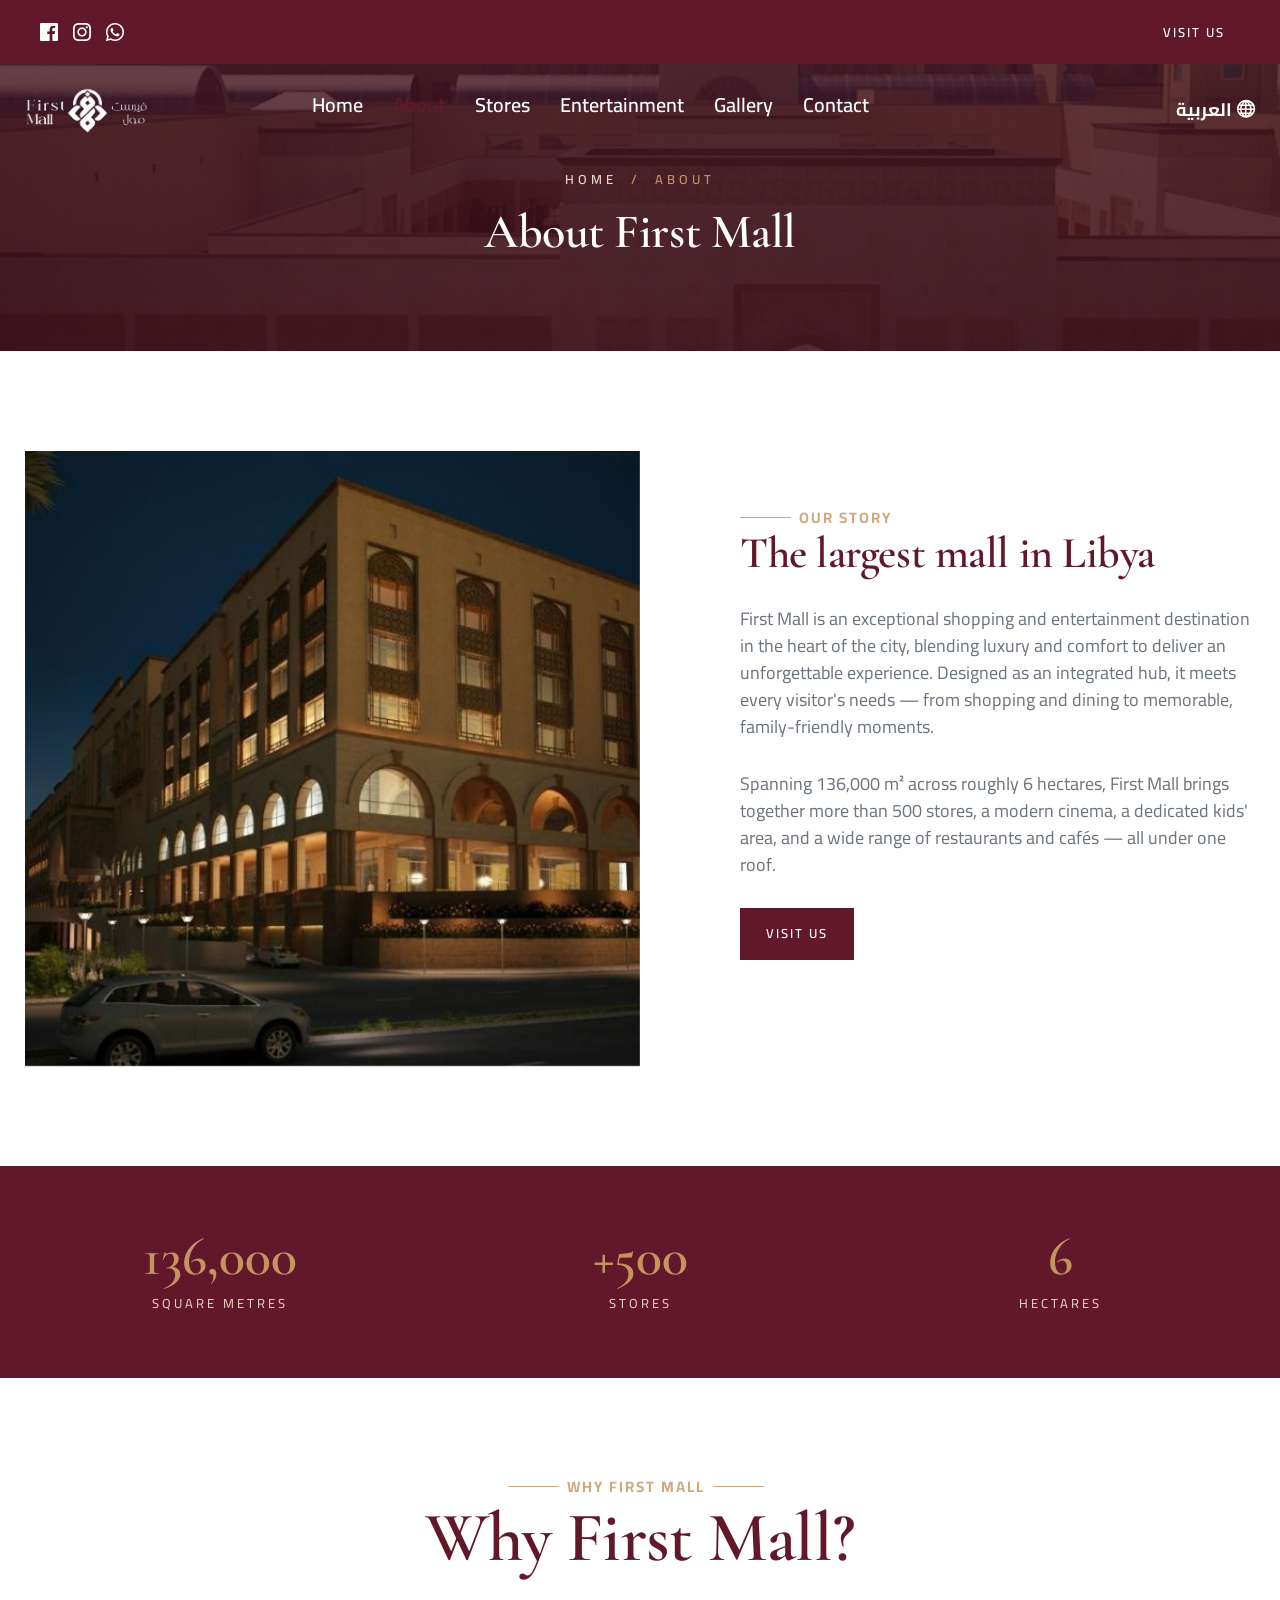
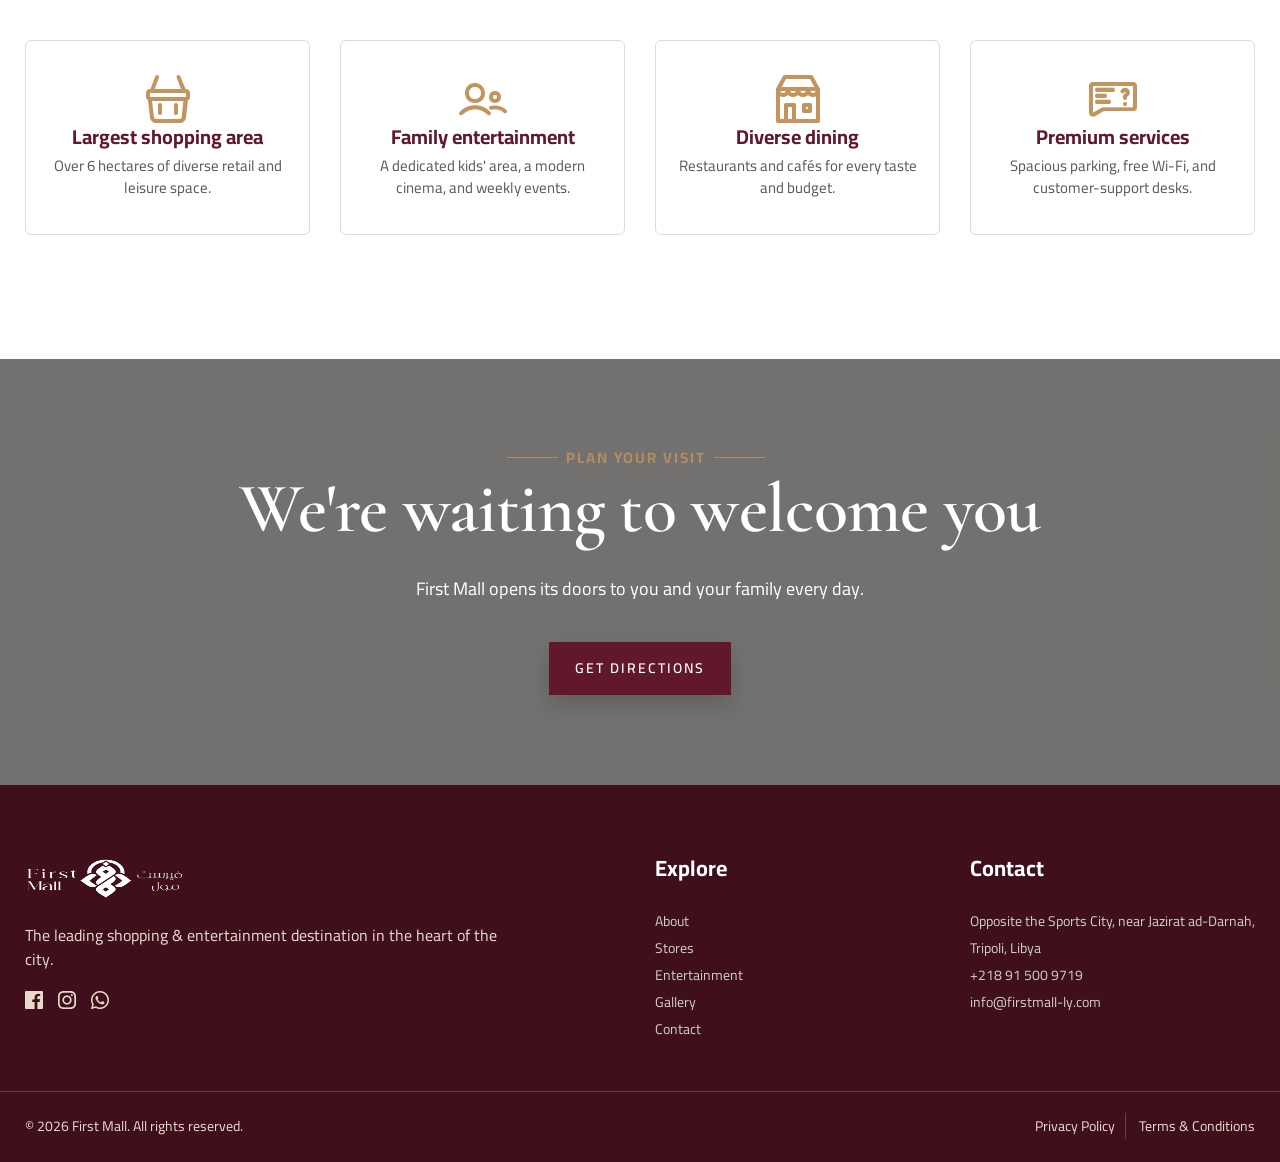
<file: about.html>
<!DOCTYPE html>
<html lang="en" dir="">
<head>
    <meta charset="utf-8">
    <meta name="viewport" content="width=device-width, initial-scale=1, shrink-to-fit=no">
    <meta name="theme-color" content="#61182B" />
    <meta name="description" content="About First Mall — the largest mall in Libya. 136,000 m² of retail and leisure in the heart of Tripoli.">
    <title>First Mall | About</title>
    <link href="Resources/ico/apple-touch-icon-144-precomposed.png" rel="apple-touch-icon" sizes="144x144">
    <link href="Resources/ico/favicon.png" rel="shortcut icon">
    <link rel="stylesheet" href="Resources/css/bootstrap.min.css">
    <link rel="stylesheet" href="Resources/css/swiper.min.css">
    <link rel="stylesheet" href="Resources/css/fancybox.min.css">
    <link rel="stylesheet" href="Resources/css/flaticon.css">
    <link rel="stylesheet" href="Resources/css/lineicons.css">
    <link rel="stylesheet" href="Resources/css/style.css">
    <link rel="stylesheet" href="Resources/css/brand.css">
</head>
<body>
    <div class="cursor js-cursor"></div>
    <div class="preloader">
        <figure><img width="200" height="60" src="Resources/brand/logo-wordmark.png" alt="First Mall"> </figure>
    </div>
    <div class="page-transition">
        <div class="layer"></div>
    </div>
    <main id="main">
        <nav aria-label="Site Menu" class="navbar">
            <div class="top-nav d-none d-lg-flex container-fluid">
                <div class="container">
                    <div class="col-md-3 col-sm-auto">
                        <ul class="nav social">
                            <li><a href="#" rel="noreferrer" target="_blank"><span class="sr-only">Facebook</span><em class="lni lni-facebook-original"></em></a></li>
                            <li><a href="#" rel="noreferrer" target="_blank"><span class="sr-only">Instagram</span><em class="lni lni-instagram-original"></em></a></li>
                            <li><a href="https://wa.me/218915009719" rel="noreferrer" target="_blank"><span class="sr-only">WhatsApp</span><em class="lni lni-whatsapp"></em></a></li>
                        </ul>
                    </div>
                    <div class="col-sm-auto">
                        <a href="contact.html" class="custom-button">Visit Us</a>
                    </div>
                </div>
            </div>
            <div class="container">
                <div class="logo">
                    <a href="index.html">
                        <img src="Resources/brand/logo-wordmark.png" width="163" height="44" alt="First Mall" class="logo-dark"><img src="Resources/brand/logo-wordmark.png" width="163" height="44" alt="First Mall" class="logo-white">
                    </a>
                </div>
                <div class="site-menu">
                    <ul>
                        <li><a href="index.html">Home</a></li>
                        <li class="active"><a href="about.html">About</a></li>
                        <li><a href="stores.html">Stores</a></li>
                        <li><a href="entertainment.html">Entertainment</a></li>
                        <li><a href="gallery.html">Gallery</a></li>
                        <li><a href="contact.html">Contact</a></li>
                    </ul>
                </div>
                <div class="lang d-none d-lg-block">
                    <a href="ar/about.html">العربية<i class="lni lni-world"></i></a>
                </div>
                <div class="hamburger-menu d-lg-none">
                    <svg width="45" height="45" viewBox="0 0 100 100">
                        <path class="line line1" d="M 20,29.000046 H 80.000231 C 80.000231,29.000046 94.498839,28.817352 94.532987,66.711331 94.543142,77.980673 90.966081,81.670246 85.259173,81.668997 79.552261,81.667751 75.000211,74.999942 75.000211,74.999942 L 25.000021,25.000058" />
                        <path class="line line2" d="M 20,50 H 80" />
                        <path class="line line3" d="M 20,70.999954 H 80.000231 C 80.000231,70.999954 94.498839,71.182648 94.532987,33.288669 94.543142,22.019327 90.966081,18.329754 85.259173,18.331003 79.552261,18.332249 75.000211,25.000058 75.000211,25.000058 L 25.000021,74.999942" />
                    </svg>
                </div>
            </div>
        </nav>
        <nav aria-label="Site Mobile Menu" class="hamburger-navigation">
            <div class="layer"></div>
            <div class="container">
                <ul class="nav-menu">
                    <li><a href="index.html">Home</a></li>
                    <li><a href="about.html">About</a></li>
                    <li><a href="stores.html">Stores</a></li>
                    <li><a href="entertainment.html">Entertainment</a></li>
                    <li><a href="gallery.html">Gallery</a></li>
                    <li><a href="contact.html">Contact</a></li>
                </ul>
                <div class="info-box">
                    <span>Follow us on Social Media</span>
                    <ul class="nav-social">
                        <li><a href="#" rel="noreferrer" target="_blank"><span class="sr-only">Facebook</span><em class="lni lni-facebook-original"></em></a></li>
                        <li><a href="#" rel="noreferrer" target="_blank"><span class="sr-only">Instagram</span><em class="lni lni-instagram-original"></em></a></li>
                        <li><a href="https://wa.me/218915009719" rel="noreferrer" target="_blank"><span class="sr-only">WhatsApp</span><em class="lni lni-whatsapp"></em></a></li>
                    </ul>
                </div>
                <div class="info-box justify-content-center">
                    <div class="lang">
                        <a href="ar/about.html">العربية<i class="lni lni-world"></i></a>
                    </div>
                </div>
            </div>
        </nav>

        <header class="page-banner lozad background-cover" data-background-image="Resources/images/slide04.jpg">
            <div class="container">
                <div class="crumb"><a href="index.html">Home</a> &nbsp;/&nbsp; About</div>
                <h1>About First Mall</h1>
            </div>
        </header>

        <section class="content-section">
            <div class="container">
                <div class="row no-gutters align-items-center">
                    <div class="col-lg-6 order-2 order-lg-1">
                        <figure class="side-image left-align reveal-effect animated">
                            <img class="lozad" width="615" height="615" data-src="Resources/images/mall11.jpg" alt="First Mall interior">
                        </figure>
                    </div>
                    <div class="col-lg-6 order-1 order-lg-2">
                        <div class="side-hotel-box right pb-lg-5 pt-0">
                            <div class="section-title mb-0">
                                <h6 class="text-green">Our story</h6>
                                <h2>The largest mall in Libya</h2>
                            </div>
                            <p>
                                First Mall is an exceptional shopping and entertainment destination in the heart of the
                                city, blending luxury and comfort to deliver an unforgettable experience. Designed as an
                                integrated hub, it meets every visitor's needs — from shopping and dining to memorable,
                                family-friendly moments.
                            </p>
                            <p>
                                Spanning 136,000 m² across roughly 6 hectares, First Mall brings together more than 500
                                stores, a modern cinema, a dedicated kids' area, and a wide range of restaurants and cafés
                                — all under one roof.
                            </p>
                            <a href="contact.html" class="custom-button">Visit us</a>
                        </div>
                    </div>
                </div>
            </div>
        </section>

        <!-- Stats strip -->
        <section class="stats-strip">
            <div class="container">
                <div class="row text-center">
                    <div class="col-md-4 mb-4 mb-md-0">
                        <div class="stat-num">136,000</div>
                        <div class="stat-label">Square metres</div>
                    </div>
                    <div class="col-md-4 mb-4 mb-md-0">
                        <div class="stat-num">+500</div>
                        <div class="stat-label">Stores</div>
                    </div>
                    <div class="col-md-4">
                        <div class="stat-num">6</div>
                        <div class="stat-label">Hectares</div>
                    </div>
                </div>
            </div>
        </section>

        <!-- Why First Mall -->
        <section class="content-section bg-surface">
            <div class="container">
                <div class="row">
                    <div class="col-12">
                        <div class="section-title text-center">
                            <h6 class="text-green">Why First Mall</h6>
                            <h2>Why First Mall?</h2>
                        </div>
                    </div>
                </div>
                <div class="row">
                    <div class="col-lg-3 col-sm-6 mb-4">
                        <div class="cat-card">
                            <i class="lni lni-shopping-basket" style="font-size:48px;color:#C4945F;"></i>
                            <h5>Largest shopping area</h5>
                            <p>Over 6 hectares of diverse retail and leisure space.</p>
                        </div>
                    </div>
                    <div class="col-lg-3 col-sm-6 mb-4">
                        <div class="cat-card">
                            <i class="lni lni-users" style="font-size:48px;color:#C4945F;"></i>
                            <h5>Family entertainment</h5>
                            <p>A dedicated kids' area, a modern cinema, and weekly events.</p>
                        </div>
                    </div>
                    <div class="col-lg-3 col-sm-6 mb-4">
                        <div class="cat-card">
                            <i class="lni lni-restaurant" style="font-size:48px;color:#C4945F;"></i>
                            <h5>Diverse dining</h5>
                            <p>Restaurants and cafés for every taste and budget.</p>
                        </div>
                    </div>
                    <div class="col-lg-3 col-sm-6 mb-4">
                        <div class="cat-card">
                            <i class="lni lni-support" style="font-size:48px;color:#C4945F;"></i>
                            <h5>Premium services</h5>
                            <p>Spacious parking, free Wi-Fi, and customer-support desks.</p>
                        </div>
                    </div>
                </div>
            </div>
        </section>

        <!-- Visit CTA -->
        <section class="get-consultation right lozad background-cover" data-background-image="Resources/images/mall10.jpg" data-stellar-background-ratio="0.9">
            <div class="container">
                <div class="row">
                    <div class="col-12 fadeInUp wow">
                        <div class="section-title text-center mb-4">
                            <h6 class="text-green m-auto">Plan your visit</h6>
                            <h2 class="text-white">We're waiting to welcome you</h2>
                        </div>
                        <div class="text-center">
                            <p class="p-0 text-white">First Mall opens its doors to you and your family every day.</p>
                            <a href="contact.html" class="custom-button float-none">Get directions</a>
                        </div>
                    </div>
                </div>
            </div>
        </section>

        <footer class="footer">
            <div class="container">
                <div class="row">
                    <div class="col-lg-5 wow fadeInUp" data-wow-delay="0.05s">
                        <img src="Resources/brand/logo-wordmark.png" alt="First Mall" class="logo mb-4" width="163" height="44" style="filter:brightness(0) invert(1);">
                        <p>The leading shopping &amp; entertainment destination in the heart of the city.</p>
                        <ul class="nav social">
                            <li><a href="#" rel="noreferrer" target="_blank"><span class="sr-only">Facebook</span><em class="lni lni-facebook-original"></em></a></li>
                            <li><a href="#" rel="noreferrer" target="_blank"><span class="sr-only">Instagram</span><em class="lni lni-instagram-original"></em></a></li>
                            <li><a href="https://wa.me/218915009719" rel="noreferrer" target="_blank"><span class="sr-only">WhatsApp</span><em class="lni lni-whatsapp"></em></a></li>
                        </ul>
                    </div>
                    <div class="col-lg-2 col-6 offset-lg-1 col-md-4 wow fadeInUp" data-wow-delay="0.15s">
                        <h4 class="widget-title">Explore</h4>
                        <ul class="footer-menu nav flex-column">
                            <li><a href="about.html">About</a></li>
                            <li><a href="stores.html">Stores</a></li>
                            <li><a href="entertainment.html">Entertainment</a></li>
                            <li><a href="gallery.html">Gallery</a></li>
                            <li><a href="contact.html">Contact</a></li>
                        </ul>
                    </div>
                    <div class="col-lg-3 col-6 offset-lg-1 col-md-4 wow fadeInUp" data-wow-delay="0.10s">
                        <h4 class="widget-title">Contact</h4>
                        <ul class="footer-menu nav flex-column">
                            <li><a href="contact.html">Opposite the Sports City, near Jazirat ad-Darnah, Tripoli, Libya</a></li>
                            <li><a href="tel:+218915009719" dir="ltr">+218 91 500 9719</a></li>
                            <li><a href="mailto:info@firstmall-ly.com" dir="ltr">info@firstmall-ly.com</a></li>
                        </ul>
                    </div>
                    <div class="bottom-bar col-12 justify-content-center justify-content-lg-between">
                        <span class="copyright">© 2026 First Mall. All rights reserved.</span>
                        <span class="creation text-center">
                            <a href="#">Privacy Policy</a>
                            <a href="#">Terms &amp; Conditions</a>
                        </span>
                    </div>
                </div>
            </div>
        </footer>
    </main>

    <button type="button" id="scroll-top" class="d-none">
        <i class="lni lni-chevron-up"></i>
    </button>
    <script src="Resources/js/about.js"></script>
</body>
</html>
</file>
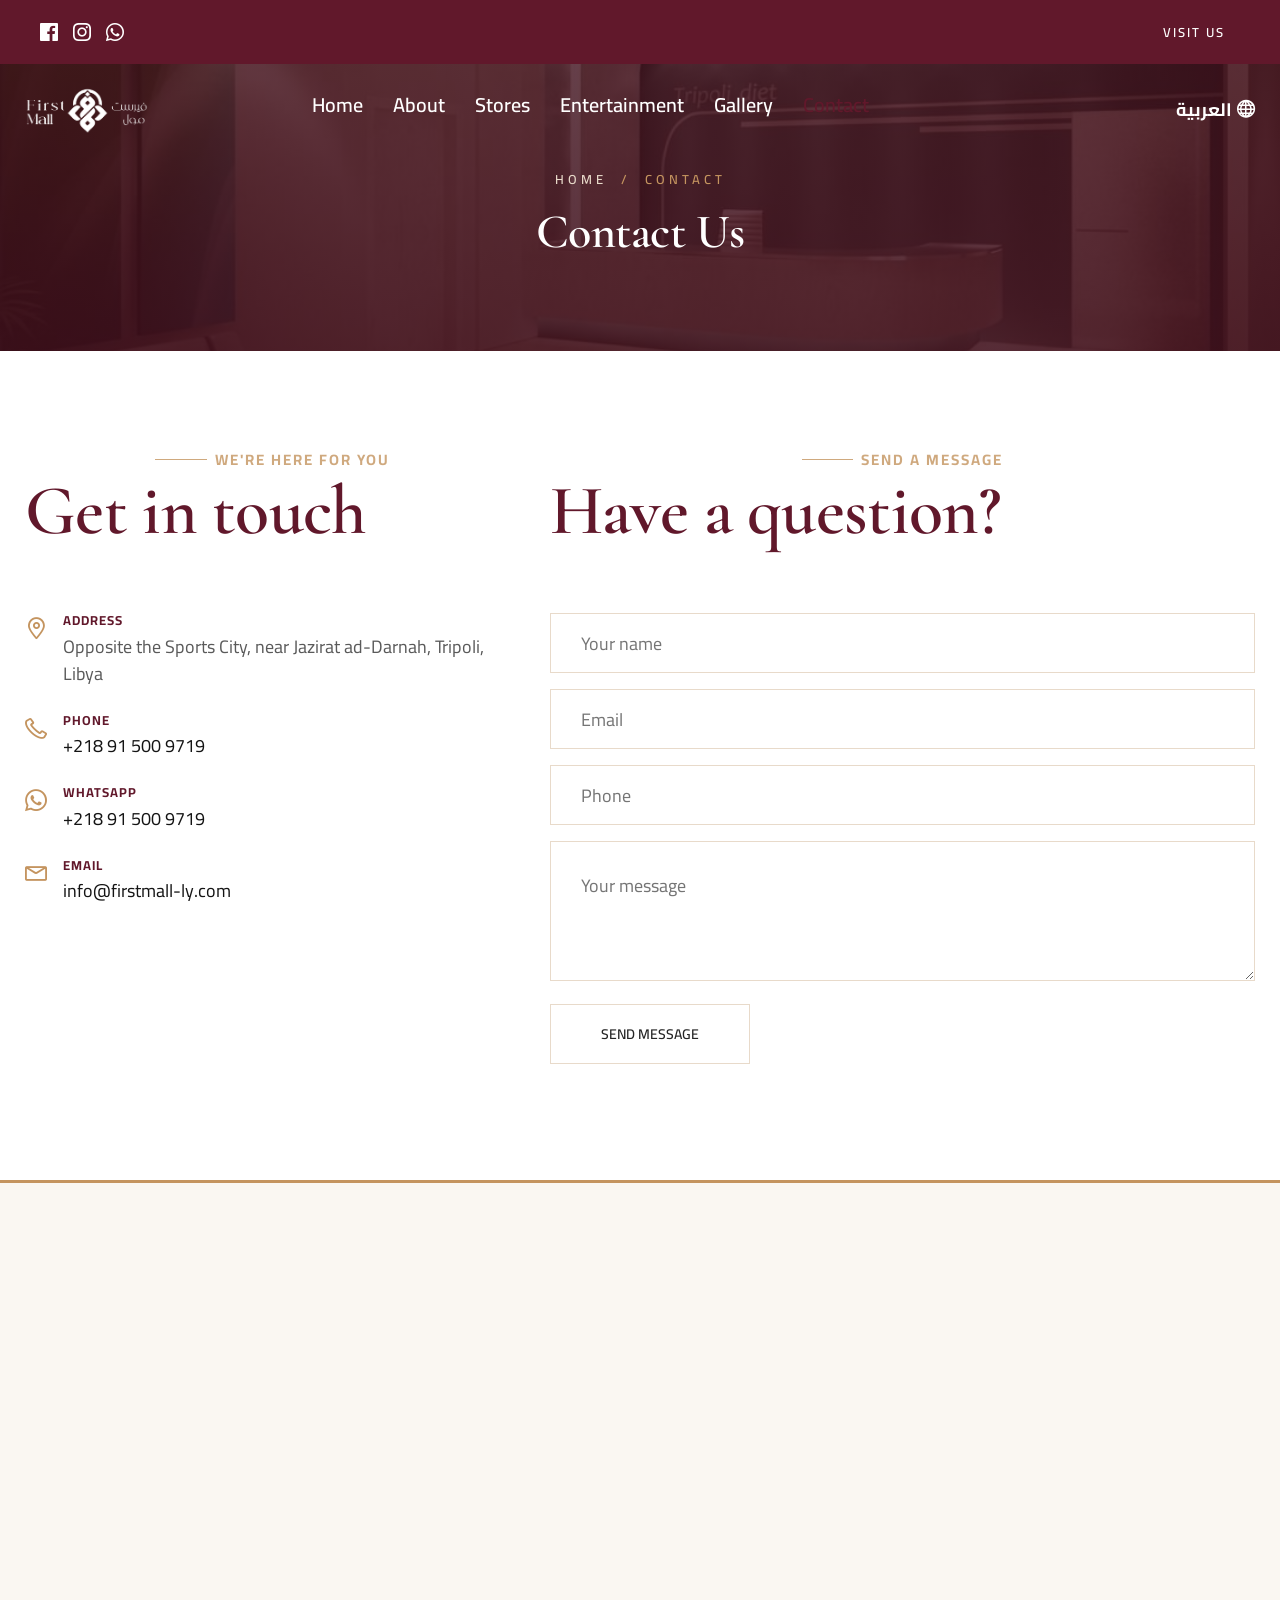
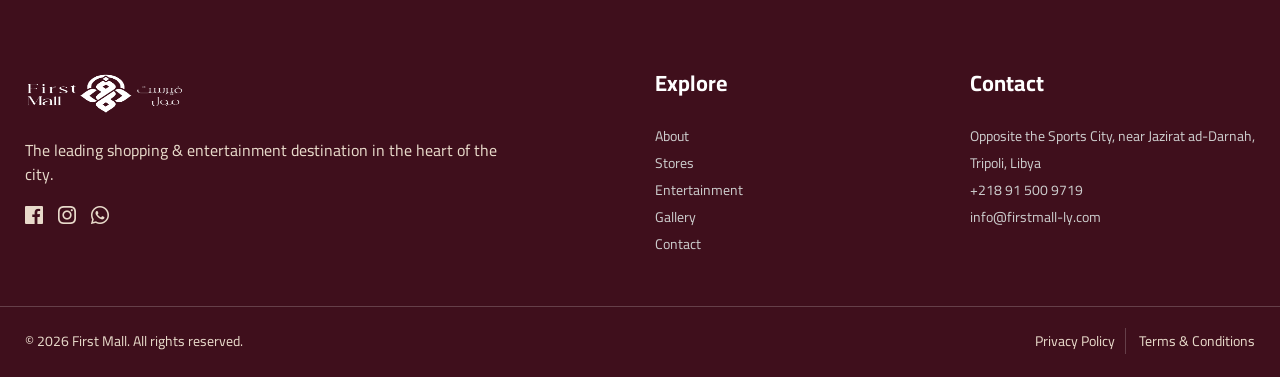
<file: contact.html>
<!DOCTYPE html>
<html lang="en" dir="">
<head>
    <meta charset="utf-8">
    <meta name="viewport" content="width=device-width, initial-scale=1, shrink-to-fit=no">
    <meta name="theme-color" content="#61182B" />
    <meta name="description" content="Get in touch with First Mall — address, phone, WhatsApp and directions in Tripoli, Libya.">
    <title>First Mall | Contact</title>
    <link href="Resources/ico/apple-touch-icon-144-precomposed.png" rel="apple-touch-icon" sizes="144x144">
    <link href="Resources/ico/favicon.png" rel="shortcut icon">
    <!-- CSS FILES -->
    <link rel="stylesheet" href="Resources/css/bootstrap.min.css">
    <link rel="stylesheet" href="Resources/css/swiper.min.css">
    <link rel="stylesheet" href="Resources/css/fancybox.min.css">
    <link rel="stylesheet" href="Resources/css/flaticon.css">
    <link rel="stylesheet" href="Resources/css/lineicons.css">
    <link rel="stylesheet" href="Resources/css/style.css">
    <link rel="stylesheet" href="Resources/css/brand.css">
</head>
<body>
    <div class="cursor js-cursor"></div>
    <div class="preloader">
        <figure><img width="200" height="60" src="Resources/brand/logo-wordmark.png" alt="First Mall"> </figure>
    </div>
    <div class="page-transition">
        <div class="layer"></div>
    </div>
    <main id="main">
        <nav aria-label="Site Menu" class="navbar">
            <div class="top-nav d-none d-lg-flex container-fluid">
                <div class="container">
                    <div class="col-md-3 col-sm-auto">
                        <ul class="nav social">
                            <li><a href="#" rel="noreferrer" target="_blank"><span class="sr-only">Facebook</span><em class="lni lni-facebook-original"></em></a></li>
                            <li><a href="#" rel="noreferrer" target="_blank"><span class="sr-only">Instagram</span><em class="lni lni-instagram-original"></em></a></li>
                            <li><a href="https://wa.me/218915009719" rel="noreferrer" target="_blank"><span class="sr-only">WhatsApp</span><em class="lni lni-whatsapp"></em></a></li>
                        </ul>
                    </div>
                    <div class="col-sm-auto">
                        <a href="contact.html" class="custom-button">Visit Us</a>
                    </div>
                </div>
            </div>
            <div class="container">
                <div class="logo">
                    <a href="index.html">
                        <img src="Resources/brand/logo-wordmark.png" width="163" height="44" alt="First Mall" class="logo-dark"><img src="Resources/brand/logo-wordmark.png" width="163" height="44" alt="First Mall" class="logo-white">
                    </a>
                </div>
                <div class="site-menu">
                    <ul>
                        <li><a href="index.html">Home</a></li>
                        <li><a href="about.html">About</a></li>
                        <li><a href="stores.html">Stores</a></li>
                        <li><a href="entertainment.html">Entertainment</a></li>
                        <li><a href="gallery.html">Gallery</a></li>
                        <li class="active"><a href="contact.html">Contact</a></li>
                    </ul>
                </div>
                <div class="lang d-none d-lg-block">
                    <a href="ar/contact.html">العربية<i class="lni lni-world"></i></a>
                </div>
                <div class="hamburger-menu d-lg-none">
                    <svg width="45" height="45" viewBox="0 0 100 100">
                        <path class="line line1" d="M 20,29.000046 H 80.000231 C 80.000231,29.000046 94.498839,28.817352 94.532987,66.711331 94.543142,77.980673 90.966081,81.670246 85.259173,81.668997 79.552261,81.667751 75.000211,74.999942 75.000211,74.999942 L 25.000021,25.000058" />
                        <path class="line line2" d="M 20,50 H 80" />
                        <path class="line line3" d="M 20,70.999954 H 80.000231 C 80.000231,70.999954 94.498839,71.182648 94.532987,33.288669 94.543142,22.019327 90.966081,18.329754 85.259173,18.331003 79.552261,18.332249 75.000211,25.000058 75.000211,25.000058 L 25.000021,74.999942" />
                    </svg>
                </div>
            </div>
        </nav>
        <nav aria-label="Site Mobile Menu" class="hamburger-navigation">
            <div class="layer"></div>
            <div class="container">
                <ul class="nav-menu">
                    <li><a href="index.html">Home</a></li>
                    <li><a href="about.html">About</a></li>
                    <li><a href="stores.html">Stores</a></li>
                    <li><a href="entertainment.html">Entertainment</a></li>
                    <li><a href="gallery.html">Gallery</a></li>
                    <li><a href="contact.html">Contact</a></li>
                </ul>
                <div class="info-box">
                    <span>Follow us on Social Media</span>
                    <ul class="nav-social">
                        <li><a href="#" rel="noreferrer" target="_blank"><span class="sr-only">Facebook</span><em class="lni lni-facebook-original"></em></a></li>
                        <li><a href="#" rel="noreferrer" target="_blank"><span class="sr-only">Instagram</span><em class="lni lni-instagram-original"></em></a></li>
                        <li><a href="https://wa.me/218915009719" rel="noreferrer" target="_blank"><span class="sr-only">WhatsApp</span><em class="lni lni-whatsapp"></em></a></li>
                    </ul>
                </div>
                <div class="info-box justify-content-center">
                    <div class="lang">
                        <a href="ar/contact.html">العربية<i class="lni lni-world"></i></a>
                    </div>
                </div>
            </div>
        </nav>

        <header class="page-banner lozad background-cover" data-background-image="Resources/images/slide08.jpg">
            <div class="container">
                <div class="crumb"><a href="index.html">Home</a> &nbsp;/&nbsp; Contact</div>
                <h1>Contact Us</h1>
            </div>
        </header>

        <section class="content-section">
            <div class="container">
                <div class="row">
                    <div class="col-lg-5 mb-5 mb-lg-0">
                        <div class="section-title">
                            <h6 class="text-green">We're here for you</h6>
                            <h2>Get in touch</h2>
                        </div>
                        <div class="contact-info">
                            <div class="ci-row">
                                <i class="lni lni-map-marker"></i>
                                <div>
                                    <h6>Address</h6>
                                    <p>Opposite the Sports City, near Jazirat ad-Darnah, Tripoli, Libya</p>
                                </div>
                            </div>
                            <div class="ci-row">
                                <i class="lni lni-phone"></i>
                                <div>
                                    <h6>Phone</h6>
                                    <p><a href="tel:+218915009719" dir="ltr">+218 91 500 9719</a></p>
                                </div>
                            </div>
                            <div class="ci-row">
                                <i class="lni lni-whatsapp"></i>
                                <div>
                                    <h6>WhatsApp</h6>
                                    <p><a href="https://wa.me/218915009719" target="_blank" rel="noreferrer" dir="ltr">+218 91 500 9719</a></p>
                                </div>
                            </div>
                            <div class="ci-row">
                                <i class="lni lni-envelope"></i>
                                <div>
                                    <h6>Email</h6>
                                    <p><a href="mailto:info@firstmall-ly.com" dir="ltr">info@firstmall-ly.com</a></p>
                                </div>
                            </div>
                        </div>
                    </div>
                    <div class="col-lg-7">
                        <div class="section-title">
                            <h6 class="text-green">Send a message</h6>
                            <h2>Have a question?</h2>
                        </div>
                        <form action="thank-you.html" method="get" class="contact-form" id="contact-form">
                            <div class="form-group">
                                <input type="text" name="name" placeholder="Your name" required>
                            </div>
                            <div class="form-group">
                                <input type="email" name="email" placeholder="Email" required>
                            </div>
                            <div class="form-group">
                                <input type="tel" name="phone" placeholder="Phone">
                            </div>
                            <div class="form-group">
                                <textarea name="message" placeholder="Your message"></textarea>
                            </div>
                            <div class="form-group">
                                <input type="submit" value="SEND MESSAGE">
                            </div>
                        </form>
                    </div>
                </div>
            </div>
        </section>

        <section class="pb-0">
            <iframe title="First Mall location" src="https://www.google.com/maps?q=Tripoli%2C+Libya&output=embed" width="100%" height="420" style="border:0;display:block;" allowfullscreen="" loading="lazy" referrerpolicy="no-referrer-when-downgrade"></iframe>
        </section>

        <footer class="footer">
            <div class="container">
                <div class="row">
                    <div class="col-lg-5 wow fadeInUp" data-wow-delay="0.05s">
                        <img src="Resources/brand/logo-wordmark.png" alt="First Mall" class="logo mb-4" width="163" height="44" style="filter:brightness(0) invert(1);">
                        <p>The leading shopping &amp; entertainment destination in the heart of the city.</p>
                        <ul class="nav social">
                            <li><a href="#" rel="noreferrer" target="_blank"><span class="sr-only">Facebook</span><em class="lni lni-facebook-original"></em></a></li>
                            <li><a href="#" rel="noreferrer" target="_blank"><span class="sr-only">Instagram</span><em class="lni lni-instagram-original"></em></a></li>
                            <li><a href="https://wa.me/218915009719" rel="noreferrer" target="_blank"><span class="sr-only">WhatsApp</span><em class="lni lni-whatsapp"></em></a></li>
                        </ul>
                    </div>
                    <div class="col-lg-2 col-6 offset-lg-1 col-md-4 wow fadeInUp" data-wow-delay="0.15s">
                        <h4 class="widget-title">Explore</h4>
                        <ul class="footer-menu nav flex-column">
                            <li><a href="about.html">About</a></li>
                            <li><a href="stores.html">Stores</a></li>
                            <li><a href="entertainment.html">Entertainment</a></li>
                            <li><a href="gallery.html">Gallery</a></li>
                            <li><a href="contact.html">Contact</a></li>
                        </ul>
                    </div>
                    <div class="col-lg-3 col-6 offset-lg-1 col-md-4 wow fadeInUp" data-wow-delay="0.10s">
                        <h4 class="widget-title">Contact</h4>
                        <ul class="footer-menu nav flex-column">
                            <li><a href="contact.html">Opposite the Sports City, near Jazirat ad-Darnah, Tripoli, Libya</a></li>
                            <li><a href="tel:+218915009719" dir="ltr">+218 91 500 9719</a></li>
                            <li><a href="mailto:info@firstmall-ly.com" dir="ltr">info@firstmall-ly.com</a></li>
                        </ul>
                    </div>
                    <div class="bottom-bar col-12 justify-content-center justify-content-lg-between">
                        <span class="copyright">© 2026 First Mall. All rights reserved.</span>
                        <span class="creation text-center">
                            <a href="#">Privacy Policy</a>
                            <a href="#">Terms &amp; Conditions</a>
                        </span>
                    </div>
                </div>
            </div>
        </footer>
    </main>

    <button type="button" id="scroll-top" class="d-none">
        <i class="lni lni-chevron-up"></i>
    </button>
    <script src="Resources/js/contact.js"></script>
</body>
</html>
</file>
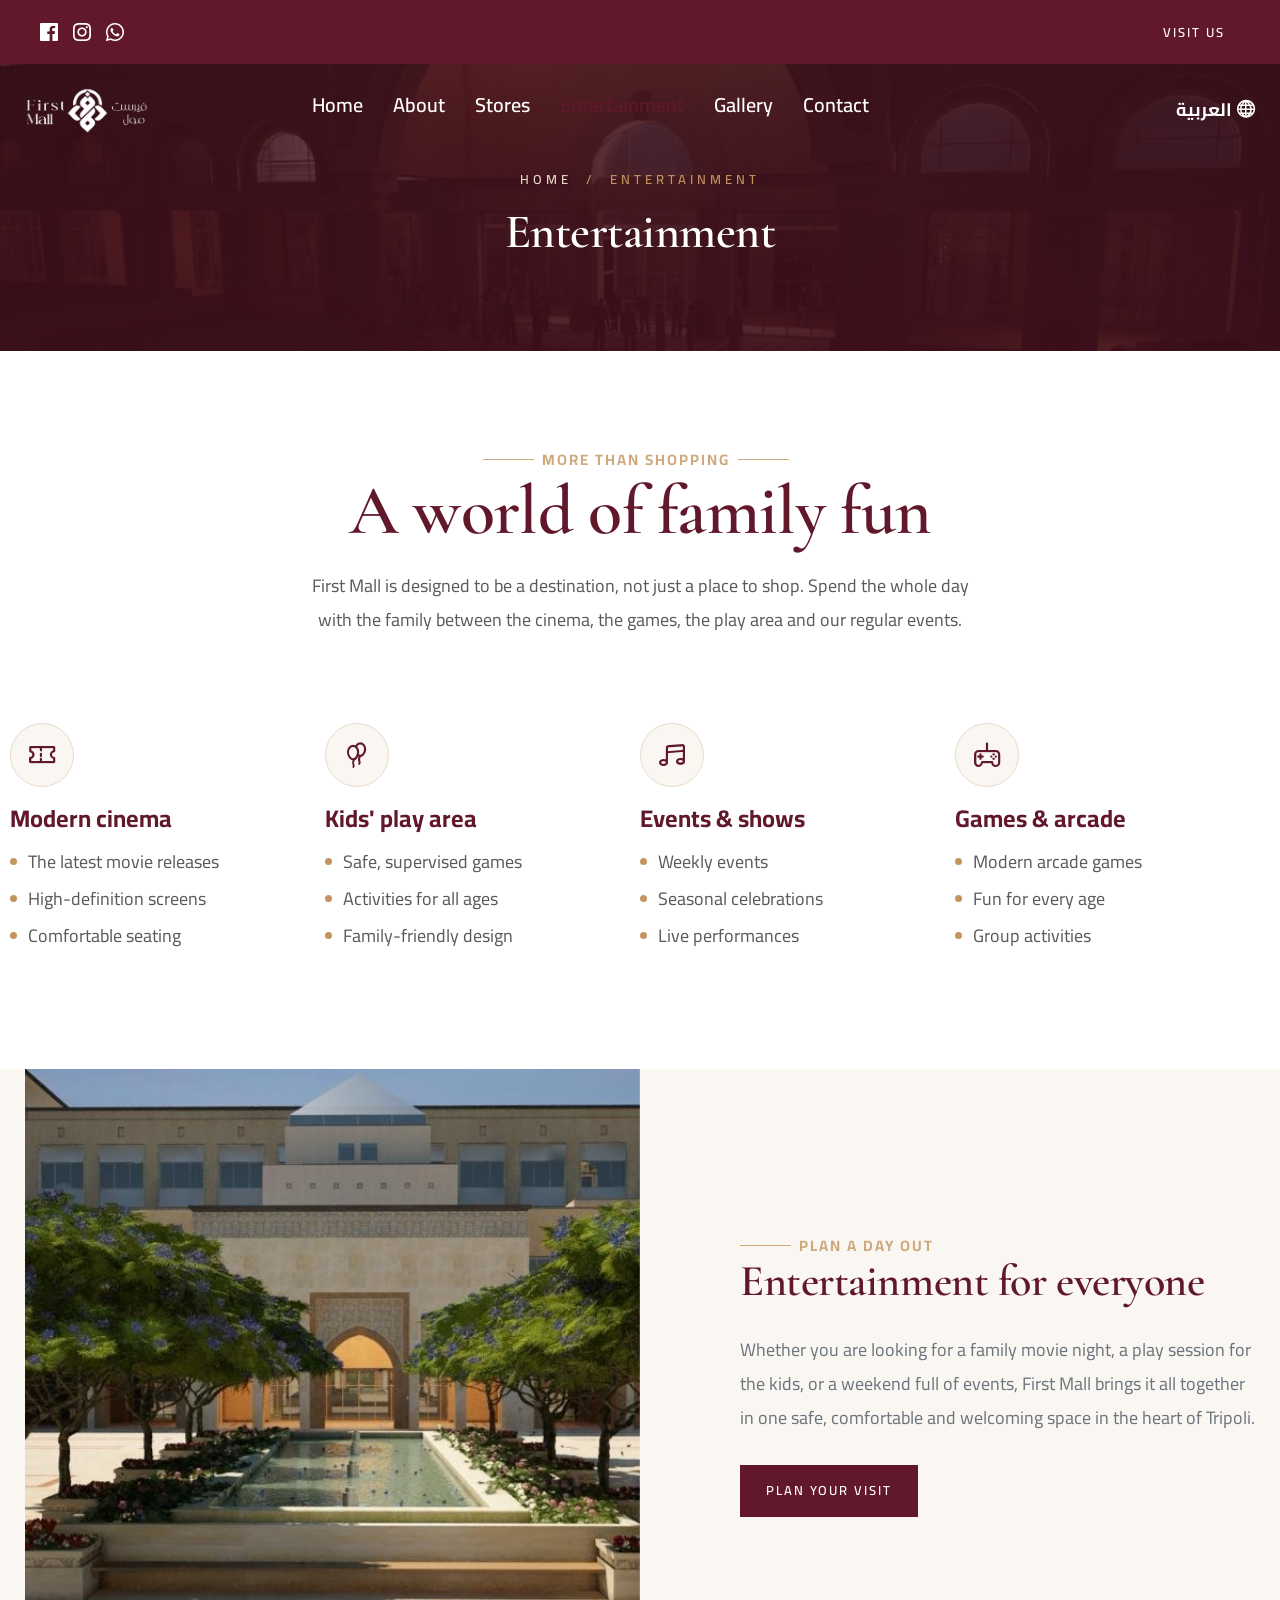
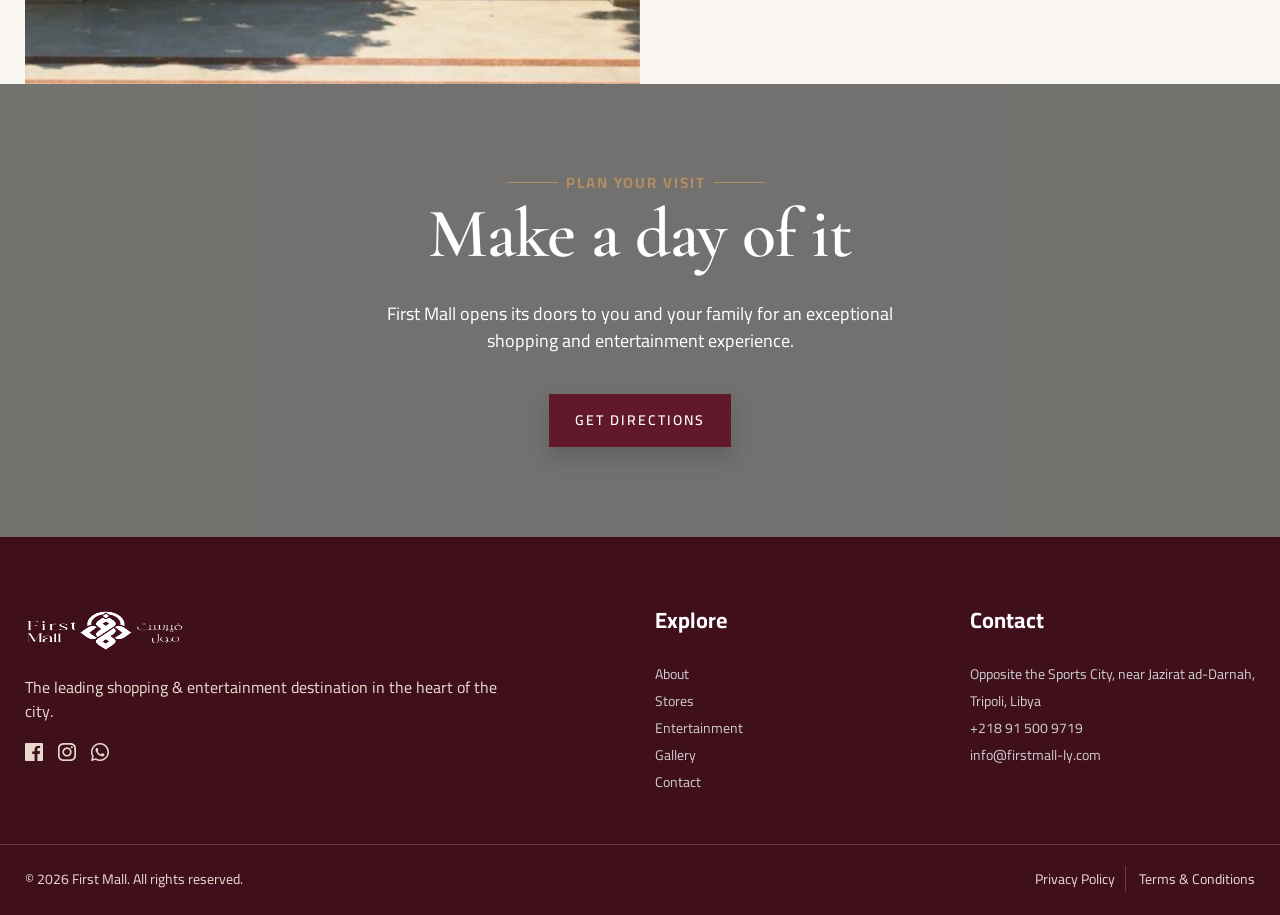
<file: entertainment.html>
<!DOCTYPE html>
<html lang="en" dir="">
<head>
    <meta charset="utf-8">
    <meta name="viewport" content="width=device-width, initial-scale=1, shrink-to-fit=no">
    <meta name="theme-color" content="#61182B" />
    <meta name="description" content="Cinema, a kids' play area, live events and more — discover family entertainment at First Mall in Tripoli.">
    <title>First Mall | Entertainment</title>
    <link href="Resources/ico/apple-touch-icon-144-precomposed.png" rel="apple-touch-icon" sizes="144x144">
    <link href="Resources/ico/favicon.png" rel="shortcut icon">
    <!-- CSS FILES -->
    <link rel="stylesheet" href="Resources/css/bootstrap.min.css">
    <link rel="stylesheet" href="Resources/css/swiper.min.css">
    <link rel="stylesheet" href="Resources/css/fancybox.min.css">
    <link rel="stylesheet" href="Resources/css/flaticon.css">
    <link rel="stylesheet" href="Resources/css/lineicons.css">
    <link rel="stylesheet" href="Resources/css/style.css">
    <link rel="stylesheet" href="Resources/css/brand.css">
</head>
<body>
    <div class="cursor js-cursor"></div>
    <div class="preloader">
        <figure><img width="200" height="60" src="Resources/brand/logo-wordmark.png" alt="First Mall"> </figure>
    </div>
    <div class="page-transition">
        <div class="layer"></div>
    </div>
    <main id="main">
        <nav aria-label="Site Menu" class="navbar">
            <div class="top-nav d-none d-lg-flex container-fluid">
                <div class="container">
                    <div class="col-md-3 col-sm-auto">
                        <ul class="nav social">
                            <li><a href="#" rel="noreferrer" target="_blank"><span class="sr-only">Facebook</span><em class="lni lni-facebook-original"></em></a></li>
                            <li><a href="#" rel="noreferrer" target="_blank"><span class="sr-only">Instagram</span><em class="lni lni-instagram-original"></em></a></li>
                            <li><a href="https://wa.me/218915009719" rel="noreferrer" target="_blank"><span class="sr-only">WhatsApp</span><em class="lni lni-whatsapp"></em></a></li>
                        </ul>
                    </div>
                    <div class="col-sm-auto">
                        <a href="contact.html" class="custom-button">Visit Us</a>
                    </div>
                </div>
            </div>
            <div class="container">
                <div class="logo">
                    <a href="index.html">
                        <img src="Resources/brand/logo-wordmark.png" width="163" height="44" alt="First Mall" class="logo-dark"><img src="Resources/brand/logo-wordmark.png" width="163" height="44" alt="First Mall" class="logo-white">
                    </a>
                </div>
                <div class="site-menu">
                    <ul>
                        <li><a href="index.html">Home</a></li>
                        <li><a href="about.html">About</a></li>
                        <li><a href="stores.html">Stores</a></li>
                        <li class="active"><a href="entertainment.html">Entertainment</a></li>
                        <li><a href="gallery.html">Gallery</a></li>
                        <li><a href="contact.html">Contact</a></li>
                    </ul>
                </div>
                <div class="lang d-none d-lg-block">
                    <a href="ar/entertainment.html">العربية<i class="lni lni-world"></i></a>
                </div>
                <div class="hamburger-menu d-lg-none">
                    <svg width="45" height="45" viewBox="0 0 100 100">
                        <path class="line line1" d="M 20,29.000046 H 80.000231 C 80.000231,29.000046 94.498839,28.817352 94.532987,66.711331 94.543142,77.980673 90.966081,81.670246 85.259173,81.668997 79.552261,81.667751 75.000211,74.999942 75.000211,74.999942 L 25.000021,25.000058" />
                        <path class="line line2" d="M 20,50 H 80" />
                        <path class="line line3" d="M 20,70.999954 H 80.000231 C 80.000231,70.999954 94.498839,71.182648 94.532987,33.288669 94.543142,22.019327 90.966081,18.329754 85.259173,18.331003 79.552261,18.332249 75.000211,25.000058 75.000211,25.000058 L 25.000021,74.999942" />
                    </svg>
                </div>
            </div>
        </nav>
        <nav aria-label="Site Mobile Menu" class="hamburger-navigation">
            <div class="layer"></div>
            <div class="container">
                <ul class="nav-menu">
                    <li><a href="index.html">Home</a></li>
                    <li><a href="about.html">About</a></li>
                    <li><a href="stores.html">Stores</a></li>
                    <li><a href="entertainment.html">Entertainment</a></li>
                    <li><a href="gallery.html">Gallery</a></li>
                    <li><a href="contact.html">Contact</a></li>
                </ul>
                <div class="info-box">
                    <span>Follow us on Social Media</span>
                    <ul class="nav-social">
                        <li><a href="#" rel="noreferrer" target="_blank"><span class="sr-only">Facebook</span><em class="lni lni-facebook-original"></em></a></li>
                        <li><a href="#" rel="noreferrer" target="_blank"><span class="sr-only">Instagram</span><em class="lni lni-instagram-original"></em></a></li>
                        <li><a href="https://wa.me/218915009719" rel="noreferrer" target="_blank"><span class="sr-only">WhatsApp</span><em class="lni lni-whatsapp"></em></a></li>
                    </ul>
                </div>
                <div class="info-box justify-content-center">
                    <div class="lang">
                        <a href="ar/entertainment.html">العربية<i class="lni lni-world"></i></a>
                    </div>
                </div>
            </div>
        </nav>

        <header class="page-banner lozad background-cover" data-background-image="Resources/images/slide06.jpg">
            <div class="container">
                <div class="crumb"><a href="index.html">Home</a> &nbsp;/&nbsp; Entertainment</div>
                <h1>Entertainment</h1>
            </div>
        </header>

        <section class="content-section">
            <div class="container">
                <div class="row">
                    <div class="col-12">
                        <div class="section-title text-center">
                            <h6 class="text-green">More than shopping</h6>
                            <h2>A world of family fun</h2>
                            <p class="lead-narrow mt-3">First Mall is designed to be a destination, not just a place to shop. Spend the whole day with the family between the cinema, the games, the play area and our regular events.</p>
                        </div>
                    </div>
                </div>
                <div class="row">
                    <div class="col-lg-3 col-sm-6 facility-col">
                        <div class="fc-icon"><i class="lni lni-ticket"></i></div>
                        <h4>Modern cinema</h4>
                        <ul>
                            <li>The latest movie releases</li>
                            <li>High-definition screens</li>
                            <li>Comfortable seating</li>
                        </ul>
                    </div>
                    <div class="col-lg-3 col-sm-6 facility-col">
                        <div class="fc-icon"><i class="lni lni-baloon"></i></div>
                        <h4>Kids' play area</h4>
                        <ul>
                            <li>Safe, supervised games</li>
                            <li>Activities for all ages</li>
                            <li>Family-friendly design</li>
                        </ul>
                    </div>
                    <div class="col-lg-3 col-sm-6 facility-col">
                        <div class="fc-icon"><i class="lni lni-music"></i></div>
                        <h4>Events &amp; shows</h4>
                        <ul>
                            <li>Weekly events</li>
                            <li>Seasonal celebrations</li>
                            <li>Live performances</li>
                        </ul>
                    </div>
                    <div class="col-lg-3 col-sm-6 facility-col">
                        <div class="fc-icon"><i class="lni lni-game"></i></div>
                        <h4>Games &amp; arcade</h4>
                        <ul>
                            <li>Modern arcade games</li>
                            <li>Fun for every age</li>
                            <li>Group activities</li>
                        </ul>
                    </div>
                </div>
            </div>
        </section>

        <!-- Feature split -->
        <section class="content-section bg-surface pt-0 pb-0">
            <div class="container">
                <div class="row no-gutters align-items-center">
                    <div class="col-lg-6 order-2 order-lg-1">
                        <figure class="side-image left-align reveal-effect animated">
                            <img class="lozad" width="615" height="615" data-src="Resources/images/mall12.jpg" alt="First Mall entertainment">
                        </figure>
                    </div>
                    <div class="col-lg-6 order-1 order-lg-2">
                        <div class="side-hotel-box right pb-lg-5 pt-lg-5">
                            <div class="section-title mb-0">
                                <h6 class="text-green">Plan a day out</h6>
                                <h2>Entertainment for everyone</h2>
                            </div>
                            <p class="lead-narrow" style="margin-inline:0;">
                                Whether you are looking for a family movie night, a play session for the kids, or a
                                weekend full of events, First Mall brings it all together in one safe, comfortable and
                                welcoming space in the heart of Tripoli.
                            </p>
                            <a href="contact.html" class="custom-button">Plan your visit</a>
                        </div>
                    </div>
                </div>
            </div>
        </section>

        <!-- Visit CTA -->
        <section class="get-consultation right lozad background-cover" data-background-image="Resources/images/mall10.jpg" data-stellar-background-ratio="0.9">
            <div class="container">
                <div class="row">
                    <div class="col-12 fadeInUp wow">
                        <div class="section-title text-center mb-4">
                            <h6 class="text-green m-auto">Plan your visit</h6>
                            <h2 class="text-white">Make a day of it</h2>
                        </div>
                        <div class="text-center">
                            <p class="p-0 text-white">
                                First Mall opens its doors to you and your family for an exceptional
                                <br />shopping and entertainment experience.
                            </p>
                            <a href="contact.html" class="custom-button float-none">Get directions</a>
                        </div>
                    </div>
                </div>
            </div>
        </section>

        <footer class="footer">
            <div class="container">
                <div class="row">
                    <div class="col-lg-5 wow fadeInUp" data-wow-delay="0.05s">
                        <img src="Resources/brand/logo-wordmark.png" alt="First Mall" class="logo mb-4" width="163" height="44" style="filter:brightness(0) invert(1);">
                        <p>The leading shopping &amp; entertainment destination in the heart of the city.</p>
                        <ul class="nav social">
                            <li><a href="#" rel="noreferrer" target="_blank"><span class="sr-only">Facebook</span><em class="lni lni-facebook-original"></em></a></li>
                            <li><a href="#" rel="noreferrer" target="_blank"><span class="sr-only">Instagram</span><em class="lni lni-instagram-original"></em></a></li>
                            <li><a href="https://wa.me/218915009719" rel="noreferrer" target="_blank"><span class="sr-only">WhatsApp</span><em class="lni lni-whatsapp"></em></a></li>
                        </ul>
                    </div>
                    <div class="col-lg-2 col-6 offset-lg-1 col-md-4 wow fadeInUp" data-wow-delay="0.15s">
                        <h4 class="widget-title">Explore</h4>
                        <ul class="footer-menu nav flex-column">
                            <li><a href="about.html">About</a></li>
                            <li><a href="stores.html">Stores</a></li>
                            <li><a href="entertainment.html">Entertainment</a></li>
                            <li><a href="gallery.html">Gallery</a></li>
                            <li><a href="contact.html">Contact</a></li>
                        </ul>
                    </div>
                    <div class="col-lg-3 col-6 offset-lg-1 col-md-4 wow fadeInUp" data-wow-delay="0.10s">
                        <h4 class="widget-title">Contact</h4>
                        <ul class="footer-menu nav flex-column">
                            <li><a href="contact.html">Opposite the Sports City, near Jazirat ad-Darnah, Tripoli, Libya</a></li>
                            <li><a href="tel:+218915009719" dir="ltr">+218 91 500 9719</a></li>
                            <li><a href="mailto:info@firstmall-ly.com" dir="ltr">info@firstmall-ly.com</a></li>
                        </ul>
                    </div>
                    <div class="bottom-bar col-12 justify-content-center justify-content-lg-between">
                        <span class="copyright">© 2026 First Mall. All rights reserved.</span>
                        <span class="creation text-center">
                            <a href="#">Privacy Policy</a>
                            <a href="#">Terms &amp; Conditions</a>
                        </span>
                    </div>
                </div>
            </div>
        </footer>
    </main>

    <button type="button" id="scroll-top" class="d-none">
        <i class="lni lni-chevron-up"></i>
    </button>
    <script src="Resources/js/about.js"></script>
</body>
</html>
</file>
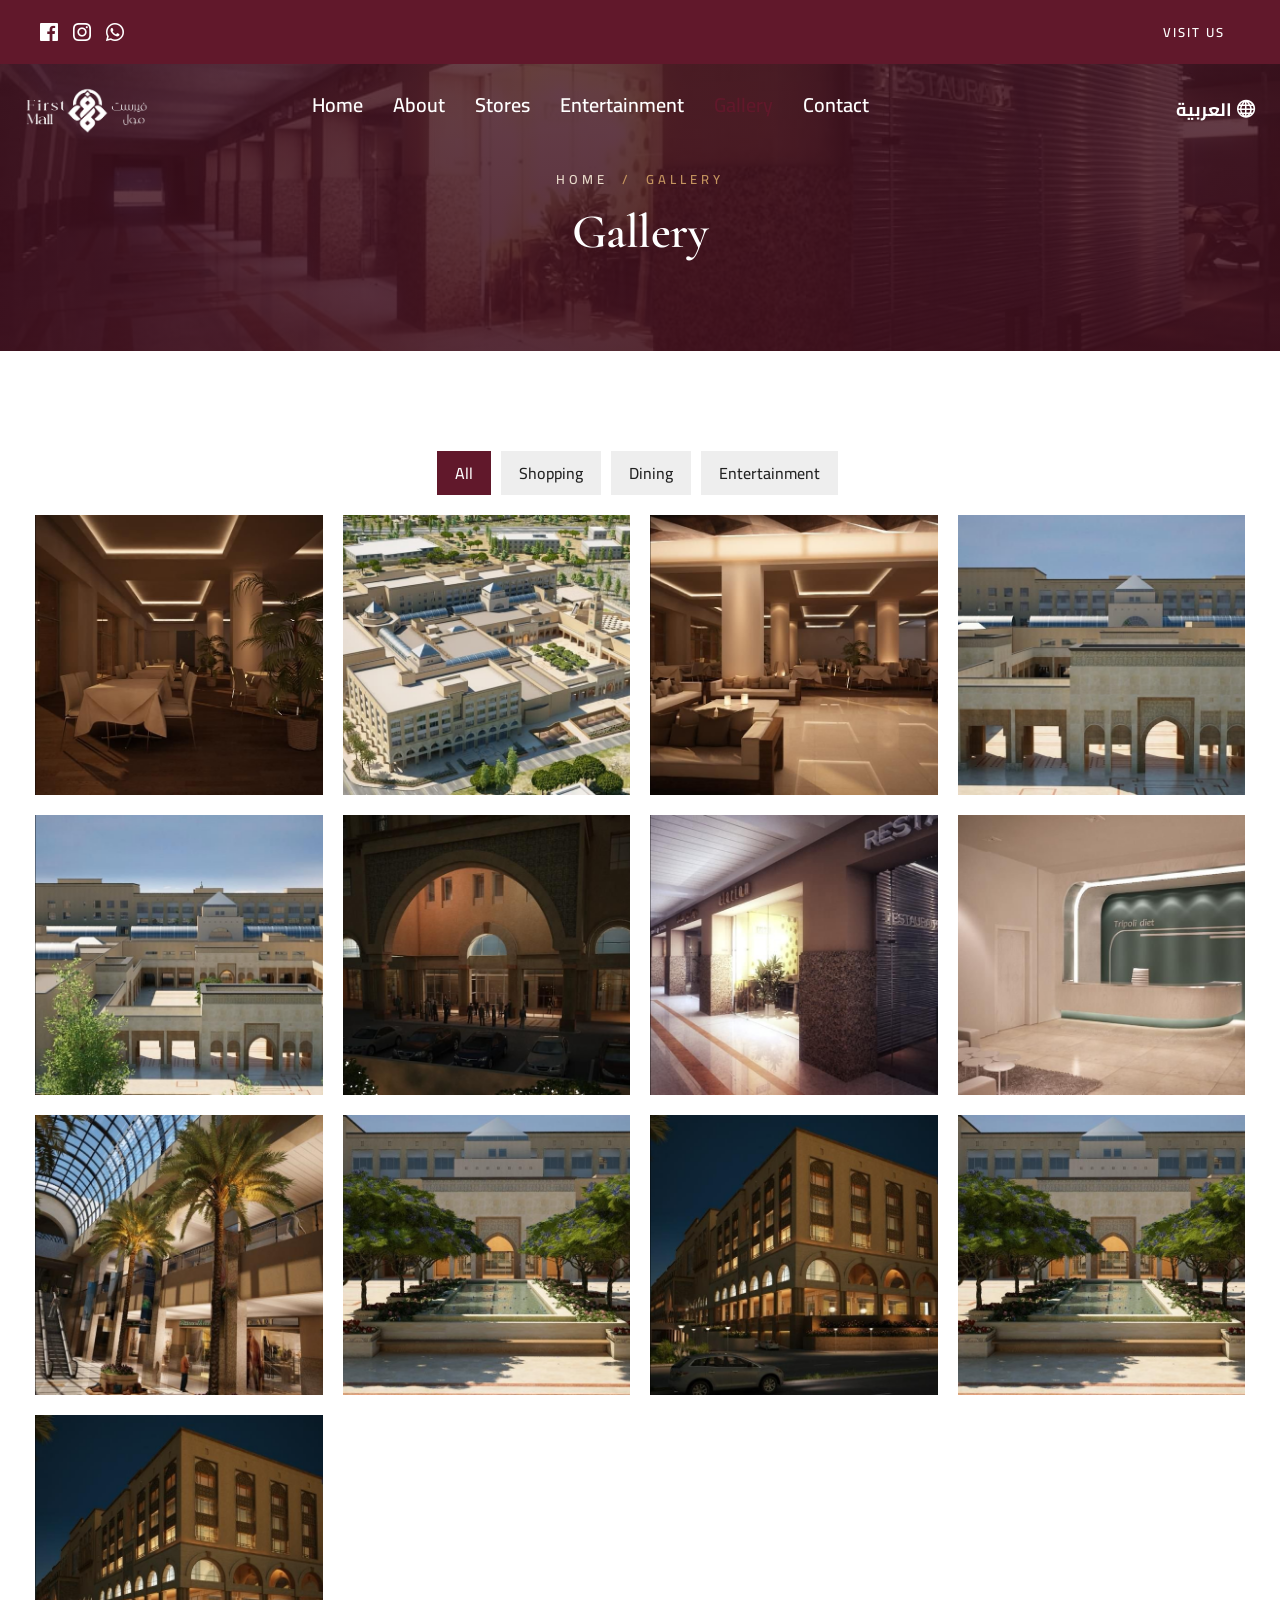
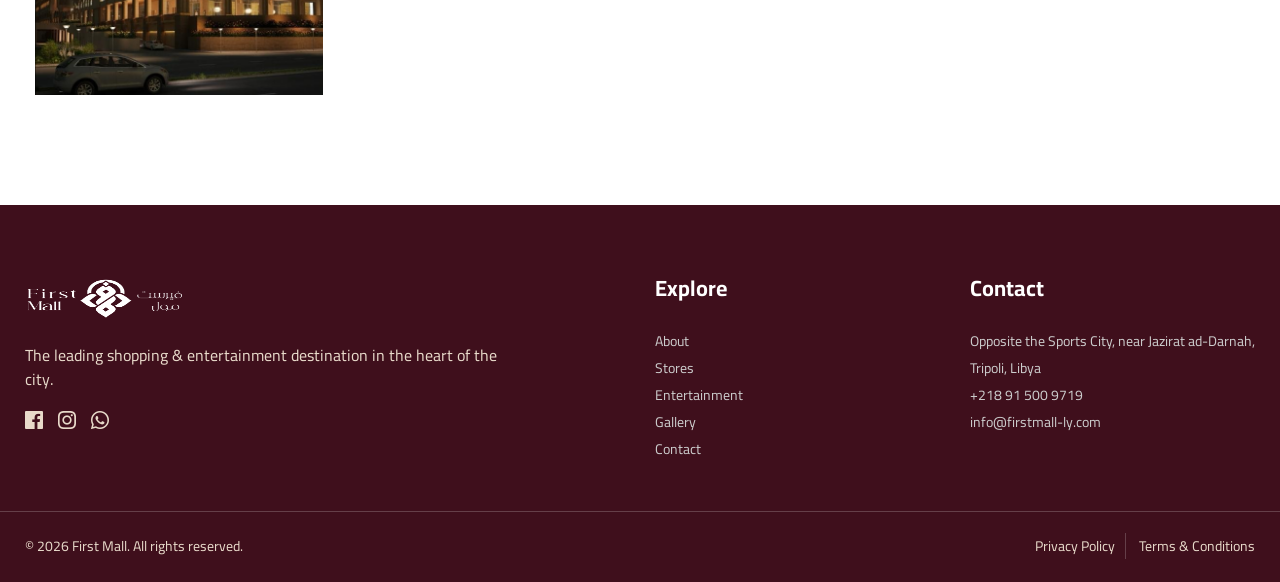
<file: gallery.html>
<!DOCTYPE html>
<html lang="en" dir="">
<head>
    <meta charset="utf-8">
    <meta name="viewport" content="width=device-width, initial-scale=1, shrink-to-fit=no">
    <meta name="theme-color" content="#61182B" />
    <meta name="description" content="A photo gallery of First Mall — shopping, dining and entertainment spaces in the heart of Tripoli.">
    <title>First Mall | Gallery</title>
    <link href="Resources/ico/apple-touch-icon-144-precomposed.png" rel="apple-touch-icon" sizes="144x144">
    <link href="Resources/ico/favicon.png" rel="shortcut icon">
    <!-- CSS FILES -->
    <link rel="stylesheet" href="Resources/css/bootstrap.min.css">
    <link rel="stylesheet" href="Resources/css/swiper.min.css">
    <link rel="stylesheet" href="Resources/css/fancybox.min.css">
    <link rel="stylesheet" href="Resources/css/flaticon.css">
    <link rel="stylesheet" href="Resources/css/lineicons.css">
    <link rel="stylesheet" href="Resources/css/style.css">
    <link rel="stylesheet" href="Resources/css/gallery.css">
    <link rel="stylesheet" href="Resources/css/brand.css">
</head>
<body>
    <div class="cursor js-cursor"></div>
    <div class="preloader">
        <figure><img width="200" height="60" src="Resources/brand/logo-wordmark.png" alt="First Mall"> </figure>
    </div>
    <div class="page-transition">
        <div class="layer"></div>
    </div>
    <main id="main">
        <nav aria-label="Site Menu" class="navbar">
            <div class="top-nav d-none d-lg-flex container-fluid">
                <div class="container">
                    <div class="col-md-3 col-sm-auto">
                        <ul class="nav social">
                            <li><a href="#" rel="noreferrer" target="_blank"><span class="sr-only">Facebook</span><em class="lni lni-facebook-original"></em></a></li>
                            <li><a href="#" rel="noreferrer" target="_blank"><span class="sr-only">Instagram</span><em class="lni lni-instagram-original"></em></a></li>
                            <li><a href="https://wa.me/218915009719" rel="noreferrer" target="_blank"><span class="sr-only">WhatsApp</span><em class="lni lni-whatsapp"></em></a></li>
                        </ul>
                    </div>
                    <div class="col-sm-auto">
                        <a href="contact.html" class="custom-button">Visit Us</a>
                    </div>
                </div>
            </div>
            <div class="container">
                <div class="logo">
                    <a href="index.html">
                        <img src="Resources/brand/logo-wordmark.png" width="163" height="44" alt="First Mall" class="logo-dark"><img src="Resources/brand/logo-wordmark.png" width="163" height="44" alt="First Mall" class="logo-white">
                    </a>
                </div>
                <div class="site-menu">
                    <ul>
                        <li><a href="index.html">Home</a></li>
                        <li><a href="about.html">About</a></li>
                        <li><a href="stores.html">Stores</a></li>
                        <li><a href="entertainment.html">Entertainment</a></li>
                        <li class="active"><a href="gallery.html">Gallery</a></li>
                        <li><a href="contact.html">Contact</a></li>
                    </ul>
                </div>
                <div class="lang d-none d-lg-block">
                    <a href="ar/gallery.html">العربية<i class="lni lni-world"></i></a>
                </div>
                <div class="hamburger-menu d-lg-none">
                    <svg width="45" height="45" viewBox="0 0 100 100">
                        <path class="line line1" d="M 20,29.000046 H 80.000231 C 80.000231,29.000046 94.498839,28.817352 94.532987,66.711331 94.543142,77.980673 90.966081,81.670246 85.259173,81.668997 79.552261,81.667751 75.000211,74.999942 75.000211,74.999942 L 25.000021,25.000058" />
                        <path class="line line2" d="M 20,50 H 80" />
                        <path class="line line3" d="M 20,70.999954 H 80.000231 C 80.000231,70.999954 94.498839,71.182648 94.532987,33.288669 94.543142,22.019327 90.966081,18.329754 85.259173,18.331003 79.552261,18.332249 75.000211,25.000058 75.000211,25.000058 L 25.000021,74.999942" />
                    </svg>
                </div>
            </div>
        </nav>
        <nav aria-label="Site Mobile Menu" class="hamburger-navigation">
            <div class="layer"></div>
            <div class="container">
                <ul class="nav-menu">
                    <li><a href="index.html">Home</a></li>
                    <li><a href="about.html">About</a></li>
                    <li><a href="stores.html">Stores</a></li>
                    <li><a href="entertainment.html">Entertainment</a></li>
                    <li><a href="gallery.html">Gallery</a></li>
                    <li><a href="contact.html">Contact</a></li>
                </ul>
                <div class="info-box">
                    <span>Follow us on Social Media</span>
                    <ul class="nav-social">
                        <li><a href="#" rel="noreferrer" target="_blank"><span class="sr-only">Facebook</span><em class="lni lni-facebook-original"></em></a></li>
                        <li><a href="#" rel="noreferrer" target="_blank"><span class="sr-only">Instagram</span><em class="lni lni-instagram-original"></em></a></li>
                        <li><a href="https://wa.me/218915009719" rel="noreferrer" target="_blank"><span class="sr-only">WhatsApp</span><em class="lni lni-whatsapp"></em></a></li>
                    </ul>
                </div>
                <div class="info-box justify-content-center">
                    <div class="lang">
                        <a href="ar/gallery.html">العربية<i class="lni lni-world"></i></a>
                    </div>
                </div>
            </div>
        </nav>

        <header class="page-banner lozad background-cover" data-background-image="Resources/images/slide07.jpg">
            <div class="container">
                <div class="crumb"><a href="index.html">Home</a> &nbsp;/&nbsp; Gallery</div>
                <h1>Gallery</h1>
            </div>
        </header>

        <section class="content-section faq">
            <div class="container">
                <div class="gallery-wrapper">
                    <div class="button-group filters-button-group">
                        <button class="button is-checked" data-filter="*">All</button>
                        <button class="button" data-filter=".Cat_1">Shopping</button>
                        <button class="button" data-filter=".Cat_2">Dining</button>
                        <button class="button" data-filter=".Cat_3">Entertainment</button>
                    </div>
                    <div class="grid">
                        <div class="element-item Cat_1" data-category="transition">
                            <a href="Resources/images/slide01.jpg" data-fancybox="gallery" data-caption="First Mall">
                                <div class="overlay"><i class="lni lni-zoom-in"></i></div>
                                <img src="Resources/images/slide01.jpg" alt="First Mall">
                            </a>
                        </div>
                        <div class="element-item Cat_1" data-category="transition">
                            <a href="Resources/images/slide02.jpg" data-fancybox="gallery" data-caption="Shopping at First Mall">
                                <div class="overlay"><i class="lni lni-zoom-in"></i></div>
                                <img src="Resources/images/slide02.jpg" alt="Shopping at First Mall">
                            </a>
                        </div>
                        <div class="element-item Cat_3" data-category="transition">
                            <a href="Resources/images/slide03.jpg" data-fancybox="gallery" data-caption="Entertainment">
                                <div class="overlay"><i class="lni lni-zoom-in"></i></div>
                                <img src="Resources/images/slide03.jpg" alt="Entertainment">
                            </a>
                        </div>
                        <div class="element-item Cat_2" data-category="transition">
                            <a href="Resources/images/slide04.jpg" data-fancybox="gallery" data-caption="Dining">
                                <div class="overlay"><i class="lni lni-zoom-in"></i></div>
                                <img src="Resources/images/slide04.jpg" alt="Dining">
                            </a>
                        </div>
                        <div class="element-item Cat_1" data-category="transition">
                            <a href="Resources/images/slide05.jpg" data-fancybox="gallery" data-caption="Stores">
                                <div class="overlay"><i class="lni lni-zoom-in"></i></div>
                                <img src="Resources/images/slide05.jpg" alt="Stores">
                            </a>
                        </div>
                        <div class="element-item Cat_3" data-category="transition">
                            <a href="Resources/images/slide06.jpg" data-fancybox="gallery" data-caption="Family fun">
                                <div class="overlay"><i class="lni lni-zoom-in"></i></div>
                                <img src="Resources/images/slide06.jpg" alt="Family fun">
                            </a>
                        </div>
                        <div class="element-item Cat_2" data-category="transition">
                            <a href="Resources/images/slide07.jpg" data-fancybox="gallery" data-caption="Cafés &amp; restaurants">
                                <div class="overlay"><i class="lni lni-zoom-in"></i></div>
                                <img src="Resources/images/slide07.jpg" alt="Cafés and restaurants">
                            </a>
                        </div>
                        <div class="element-item Cat_1" data-category="transition">
                            <a href="Resources/images/slide08.jpg" data-fancybox="gallery" data-caption="Inside First Mall">
                                <div class="overlay"><i class="lni lni-zoom-in"></i></div>
                                <img src="Resources/images/slide08.jpg" alt="Inside First Mall">
                            </a>
                        </div>
                        <div class="element-item Cat_1" data-category="transition">
                            <a href="Resources/images/mall09.jpg" data-fancybox="gallery" data-caption="Retail space">
                                <div class="overlay"><i class="lni lni-zoom-in"></i></div>
                                <img src="Resources/images/mall09.jpg" alt="Retail space">
                            </a>
                        </div>
                        <div class="element-item Cat_3" data-category="transition">
                            <a href="Resources/images/mall10.jpg" data-fancybox="gallery" data-caption="Leisure area">
                                <div class="overlay"><i class="lni lni-zoom-in"></i></div>
                                <img src="Resources/images/mall10.jpg" alt="Leisure area">
                            </a>
                        </div>
                        <div class="element-item Cat_2" data-category="transition">
                            <a href="Resources/images/mall11.jpg" data-fancybox="gallery" data-caption="Food court">
                                <div class="overlay"><i class="lni lni-zoom-in"></i></div>
                                <img src="Resources/images/mall11.jpg" alt="Food court">
                            </a>
                        </div>
                        <div class="element-item Cat_3" data-category="transition">
                            <a href="Resources/images/mall12.jpg" data-fancybox="gallery" data-caption="Entertainment zone">
                                <div class="overlay"><i class="lni lni-zoom-in"></i></div>
                                <img src="Resources/images/mall12.jpg" alt="Entertainment zone">
                            </a>
                        </div>
                        <div class="element-item Cat_1" data-category="transition">
                            <a href="Resources/images/mall13.jpg" data-fancybox="gallery" data-caption="First Mall">
                                <div class="overlay"><i class="lni lni-zoom-in"></i></div>
                                <img src="Resources/images/mall13.jpg" alt="First Mall">
                            </a>
                        </div>
                    </div>
                </div>
            </div>
        </section>

        <footer class="footer">
            <div class="container">
                <div class="row">
                    <div class="col-lg-5 wow fadeInUp" data-wow-delay="0.05s">
                        <img src="Resources/brand/logo-wordmark.png" alt="First Mall" class="logo mb-4" width="163" height="44" style="filter:brightness(0) invert(1);">
                        <p>The leading shopping &amp; entertainment destination in the heart of the city.</p>
                        <ul class="nav social">
                            <li><a href="#" rel="noreferrer" target="_blank"><span class="sr-only">Facebook</span><em class="lni lni-facebook-original"></em></a></li>
                            <li><a href="#" rel="noreferrer" target="_blank"><span class="sr-only">Instagram</span><em class="lni lni-instagram-original"></em></a></li>
                            <li><a href="https://wa.me/218915009719" rel="noreferrer" target="_blank"><span class="sr-only">WhatsApp</span><em class="lni lni-whatsapp"></em></a></li>
                        </ul>
                    </div>
                    <div class="col-lg-2 col-6 offset-lg-1 col-md-4 wow fadeInUp" data-wow-delay="0.15s">
                        <h4 class="widget-title">Explore</h4>
                        <ul class="footer-menu nav flex-column">
                            <li><a href="about.html">About</a></li>
                            <li><a href="stores.html">Stores</a></li>
                            <li><a href="entertainment.html">Entertainment</a></li>
                            <li><a href="gallery.html">Gallery</a></li>
                            <li><a href="contact.html">Contact</a></li>
                        </ul>
                    </div>
                    <div class="col-lg-3 col-6 offset-lg-1 col-md-4 wow fadeInUp" data-wow-delay="0.10s">
                        <h4 class="widget-title">Contact</h4>
                        <ul class="footer-menu nav flex-column">
                            <li><a href="contact.html">Opposite the Sports City, near Jazirat ad-Darnah, Tripoli, Libya</a></li>
                            <li><a href="tel:+218915009719" dir="ltr">+218 91 500 9719</a></li>
                            <li><a href="mailto:info@firstmall-ly.com" dir="ltr">info@firstmall-ly.com</a></li>
                        </ul>
                    </div>
                    <div class="bottom-bar col-12 justify-content-center justify-content-lg-between">
                        <span class="copyright">© 2026 First Mall. All rights reserved.</span>
                        <span class="creation text-center">
                            <a href="#">Privacy Policy</a>
                            <a href="#">Terms &amp; Conditions</a>
                        </span>
                    </div>
                </div>
            </div>
        </footer>
    </main>

    <button type="button" id="scroll-top" class="d-none">
        <i class="lni lni-chevron-up"></i>
    </button>
    <script src="Resources/js/gallery-scripts.js"></script>
    <script>
        // Reveal the page (gallery-scripts.js does not toggle the preloader)
        window.addEventListener('load', function () { document.body.classList.add('page-loaded'); });
        setTimeout(function () { document.body.classList.add('page-loaded'); }, 1500);
    </script>
</body>
</html>
</file>
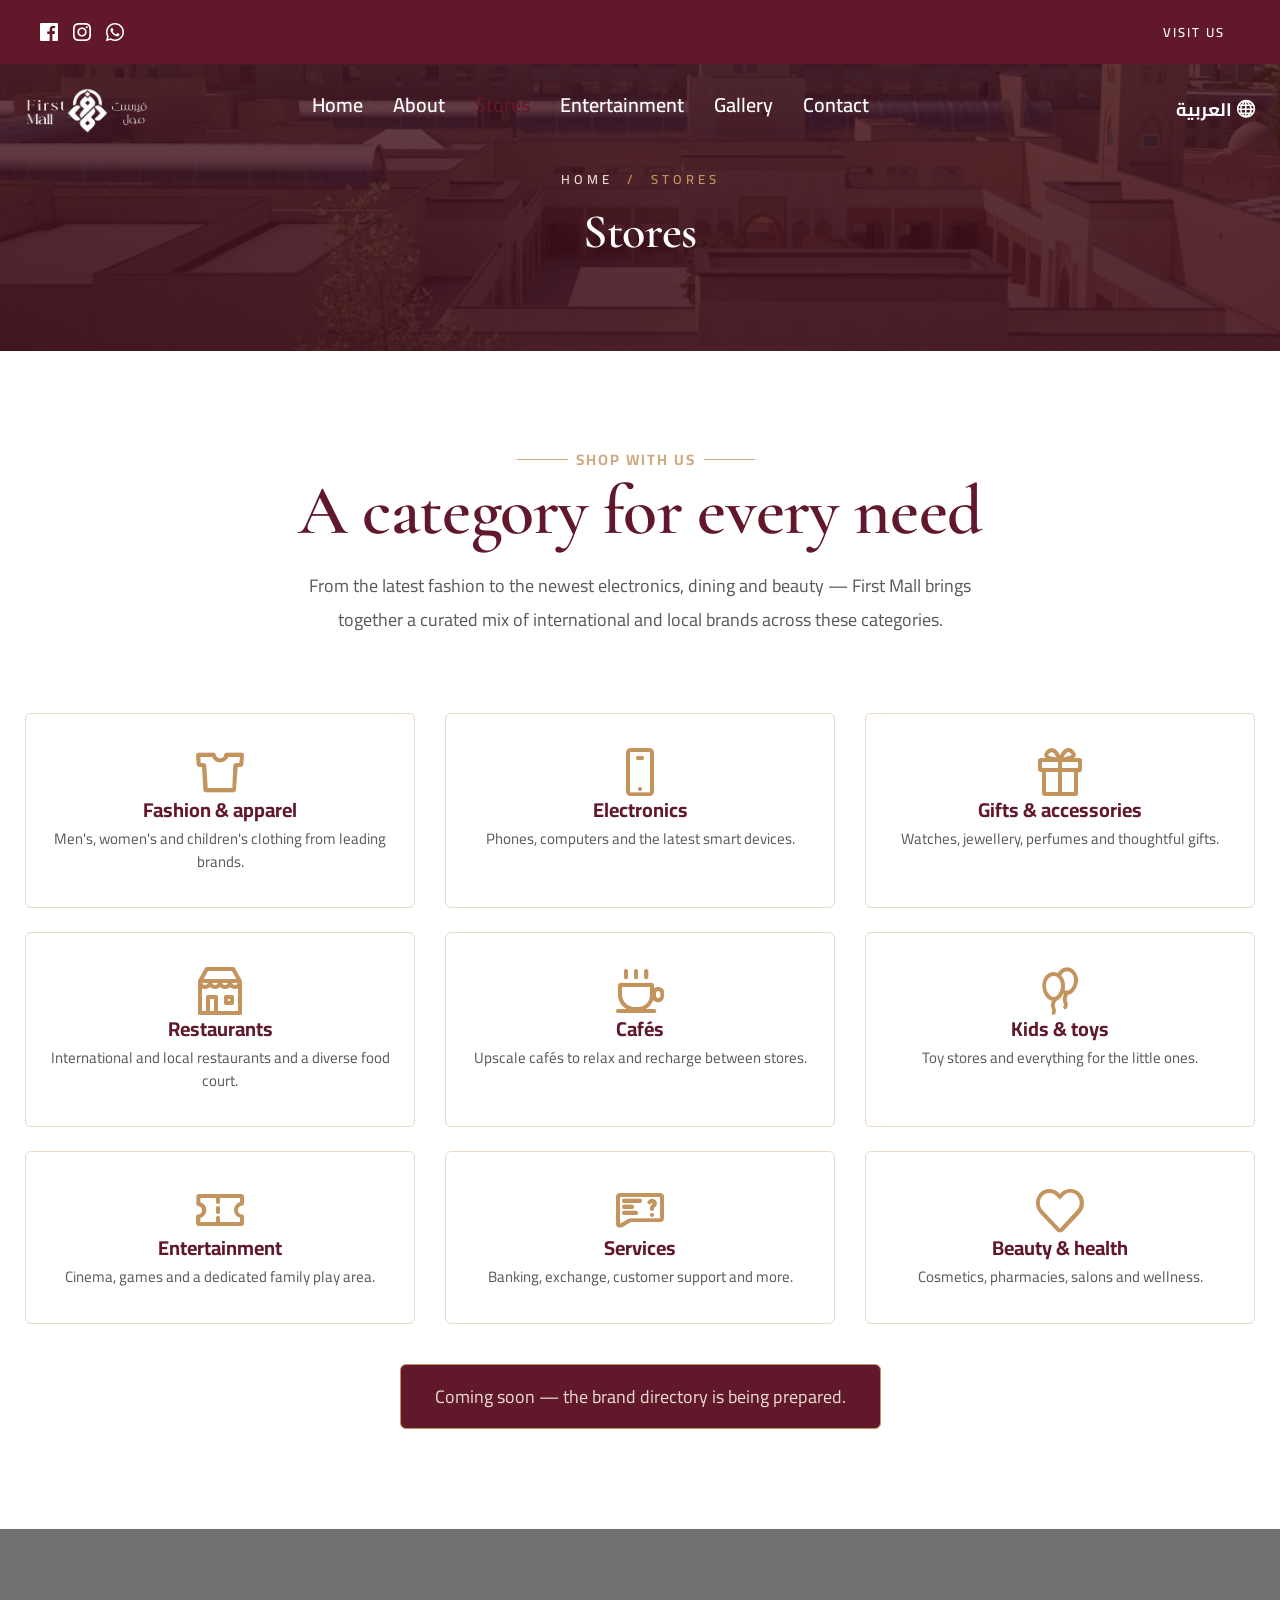
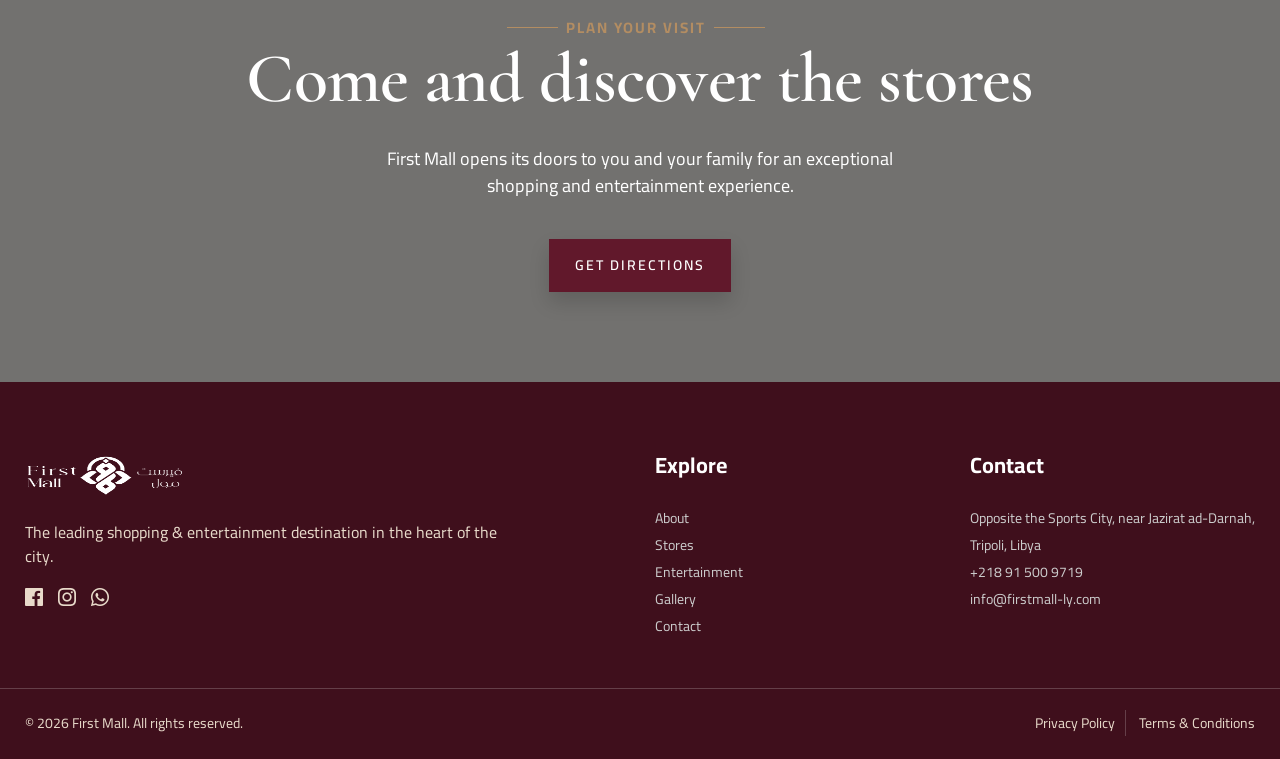
<file: stores.html>
<!DOCTYPE html>
<html lang="en" dir="">
<head>
    <meta charset="utf-8">
    <meta name="viewport" content="width=device-width, initial-scale=1, shrink-to-fit=no">
    <meta name="theme-color" content="#61182B" />
    <meta name="description" content="Explore the store categories at First Mall — fashion, electronics, dining, beauty, kids and more, all under one roof in Tripoli.">
    <title>First Mall | Stores</title>
    <link href="Resources/ico/apple-touch-icon-144-precomposed.png" rel="apple-touch-icon" sizes="144x144">
    <link href="Resources/ico/favicon.png" rel="shortcut icon">
    <!-- CSS FILES -->
    <link rel="stylesheet" href="Resources/css/bootstrap.min.css">
    <link rel="stylesheet" href="Resources/css/swiper.min.css">
    <link rel="stylesheet" href="Resources/css/fancybox.min.css">
    <link rel="stylesheet" href="Resources/css/flaticon.css">
    <link rel="stylesheet" href="Resources/css/lineicons.css">
    <link rel="stylesheet" href="Resources/css/style.css">
    <link rel="stylesheet" href="Resources/css/brand.css">
</head>
<body>
    <div class="cursor js-cursor"></div>
    <div class="preloader">
        <figure><img width="200" height="60" src="Resources/brand/logo-wordmark.png" alt="First Mall"> </figure>
    </div>
    <div class="page-transition">
        <div class="layer"></div>
    </div>
    <main id="main">
        <nav aria-label="Site Menu" class="navbar">
            <div class="top-nav d-none d-lg-flex container-fluid">
                <div class="container">
                    <div class="col-md-3 col-sm-auto">
                        <ul class="nav social">
                            <li><a href="#" rel="noreferrer" target="_blank"><span class="sr-only">Facebook</span><em class="lni lni-facebook-original"></em></a></li>
                            <li><a href="#" rel="noreferrer" target="_blank"><span class="sr-only">Instagram</span><em class="lni lni-instagram-original"></em></a></li>
                            <li><a href="https://wa.me/218915009719" rel="noreferrer" target="_blank"><span class="sr-only">WhatsApp</span><em class="lni lni-whatsapp"></em></a></li>
                        </ul>
                    </div>
                    <div class="col-sm-auto">
                        <a href="contact.html" class="custom-button">Visit Us</a>
                    </div>
                </div>
            </div>
            <div class="container">
                <div class="logo">
                    <a href="index.html">
                        <img src="Resources/brand/logo-wordmark.png" width="163" height="44" alt="First Mall" class="logo-dark"><img src="Resources/brand/logo-wordmark.png" width="163" height="44" alt="First Mall" class="logo-white">
                    </a>
                </div>
                <div class="site-menu">
                    <ul>
                        <li><a href="index.html">Home</a></li>
                        <li><a href="about.html">About</a></li>
                        <li class="active"><a href="stores.html">Stores</a></li>
                        <li><a href="entertainment.html">Entertainment</a></li>
                        <li><a href="gallery.html">Gallery</a></li>
                        <li><a href="contact.html">Contact</a></li>
                    </ul>
                </div>
                <div class="lang d-none d-lg-block">
                    <a href="ar/stores.html">العربية<i class="lni lni-world"></i></a>
                </div>
                <div class="hamburger-menu d-lg-none">
                    <svg width="45" height="45" viewBox="0 0 100 100">
                        <path class="line line1" d="M 20,29.000046 H 80.000231 C 80.000231,29.000046 94.498839,28.817352 94.532987,66.711331 94.543142,77.980673 90.966081,81.670246 85.259173,81.668997 79.552261,81.667751 75.000211,74.999942 75.000211,74.999942 L 25.000021,25.000058" />
                        <path class="line line2" d="M 20,50 H 80" />
                        <path class="line line3" d="M 20,70.999954 H 80.000231 C 80.000231,70.999954 94.498839,71.182648 94.532987,33.288669 94.543142,22.019327 90.966081,18.329754 85.259173,18.331003 79.552261,18.332249 75.000211,25.000058 75.000211,25.000058 L 25.000021,74.999942" />
                    </svg>
                </div>
            </div>
        </nav>
        <nav aria-label="Site Mobile Menu" class="hamburger-navigation">
            <div class="layer"></div>
            <div class="container">
                <ul class="nav-menu">
                    <li><a href="index.html">Home</a></li>
                    <li><a href="about.html">About</a></li>
                    <li><a href="stores.html">Stores</a></li>
                    <li><a href="entertainment.html">Entertainment</a></li>
                    <li><a href="gallery.html">Gallery</a></li>
                    <li><a href="contact.html">Contact</a></li>
                </ul>
                <div class="info-box">
                    <span>Follow us on Social Media</span>
                    <ul class="nav-social">
                        <li><a href="#" rel="noreferrer" target="_blank"><span class="sr-only">Facebook</span><em class="lni lni-facebook-original"></em></a></li>
                        <li><a href="#" rel="noreferrer" target="_blank"><span class="sr-only">Instagram</span><em class="lni lni-instagram-original"></em></a></li>
                        <li><a href="https://wa.me/218915009719" rel="noreferrer" target="_blank"><span class="sr-only">WhatsApp</span><em class="lni lni-whatsapp"></em></a></li>
                    </ul>
                </div>
                <div class="info-box justify-content-center">
                    <div class="lang">
                        <a href="ar/stores.html">العربية<i class="lni lni-world"></i></a>
                    </div>
                </div>
            </div>
        </nav>

        <header class="page-banner lozad background-cover" data-background-image="Resources/images/slide05.jpg">
            <div class="container">
                <div class="crumb"><a href="index.html">Home</a> &nbsp;/&nbsp; Stores</div>
                <h1>Stores</h1>
            </div>
        </header>

        <section class="content-section">
            <div class="container">
                <div class="row">
                    <div class="col-12">
                        <div class="section-title text-center">
                            <h6 class="text-green">Shop with us</h6>
                            <h2>A category for every need</h2>
                            <p class="lead-narrow mt-3">From the latest fashion to the newest electronics, dining and beauty — First Mall brings together a curated mix of international and local brands across these categories.</p>
                        </div>
                    </div>
                </div>
                <div class="row">
                    <div class="col-lg-4 col-sm-6 mb-4">
                        <span class="cat-card">
                            <i class="lni lni-tshirt" style="font-size:48px;color:#C4945F;"></i>
                            <h5>Fashion &amp; apparel</h5>
                            <p>Men's, women's and children's clothing from leading brands.</p>
                        </span>
                    </div>
                    <div class="col-lg-4 col-sm-6 mb-4">
                        <span class="cat-card">
                            <i class="lni lni-mobile" style="font-size:48px;color:#C4945F;"></i>
                            <h5>Electronics</h5>
                            <p>Phones, computers and the latest smart devices.</p>
                        </span>
                    </div>
                    <div class="col-lg-4 col-sm-6 mb-4">
                        <span class="cat-card">
                            <i class="lni lni-gift" style="font-size:48px;color:#C4945F;"></i>
                            <h5>Gifts &amp; accessories</h5>
                            <p>Watches, jewellery, perfumes and thoughtful gifts.</p>
                        </span>
                    </div>
                    <div class="col-lg-4 col-sm-6 mb-4">
                        <span class="cat-card">
                            <i class="lni lni-restaurant" style="font-size:48px;color:#C4945F;"></i>
                            <h5>Restaurants</h5>
                            <p>International and local restaurants and a diverse food court.</p>
                        </span>
                    </div>
                    <div class="col-lg-4 col-sm-6 mb-4">
                        <span class="cat-card">
                            <i class="lni lni-coffee-cup" style="font-size:48px;color:#C4945F;"></i>
                            <h5>Cafés</h5>
                            <p>Upscale cafés to relax and recharge between stores.</p>
                        </span>
                    </div>
                    <div class="col-lg-4 col-sm-6 mb-4">
                        <span class="cat-card">
                            <i class="lni lni-baloon" style="font-size:48px;color:#C4945F;"></i>
                            <h5>Kids &amp; toys</h5>
                            <p>Toy stores and everything for the little ones.</p>
                        </span>
                    </div>
                    <div class="col-lg-4 col-sm-6 mb-4">
                        <span class="cat-card">
                            <i class="lni lni-ticket" style="font-size:48px;color:#C4945F;"></i>
                            <h5>Entertainment</h5>
                            <p>Cinema, games and a dedicated family play area.</p>
                        </span>
                    </div>
                    <div class="col-lg-4 col-sm-6 mb-4">
                        <span class="cat-card">
                            <i class="lni lni-support" style="font-size:48px;color:#C4945F;"></i>
                            <h5>Services</h5>
                            <p>Banking, exchange, customer support and more.</p>
                        </span>
                    </div>
                    <div class="col-lg-4 col-sm-6 mb-4">
                        <span class="cat-card">
                            <i class="lni lni-heart" style="font-size:48px;color:#C4945F;"></i>
                            <h5>Beauty &amp; health</h5>
                            <p>Cosmetics, pharmacies, salons and wellness.</p>
                        </span>
                    </div>
                </div>
                <div class="row">
                    <div class="col-12 text-center mt-3">
                        <span class="coming-soon-note">Coming soon — the brand directory is being prepared.</span>
                    </div>
                </div>
            </div>
        </section>

        <!-- Visit CTA -->
        <section class="get-consultation right lozad background-cover" data-background-image="Resources/images/mall10.jpg" data-stellar-background-ratio="0.9">
            <div class="container">
                <div class="row">
                    <div class="col-12 fadeInUp wow">
                        <div class="section-title text-center mb-4">
                            <h6 class="text-green m-auto">Plan your visit</h6>
                            <h2 class="text-white">Come and discover the stores</h2>
                        </div>
                        <div class="text-center">
                            <p class="p-0 text-white">
                                First Mall opens its doors to you and your family for an exceptional
                                <br />shopping and entertainment experience.
                            </p>
                            <a href="contact.html" class="custom-button float-none">Get directions</a>
                        </div>
                    </div>
                </div>
            </div>
        </section>

        <footer class="footer">
            <div class="container">
                <div class="row">
                    <div class="col-lg-5 wow fadeInUp" data-wow-delay="0.05s">
                        <img src="Resources/brand/logo-wordmark.png" alt="First Mall" class="logo mb-4" width="163" height="44" style="filter:brightness(0) invert(1);">
                        <p>The leading shopping &amp; entertainment destination in the heart of the city.</p>
                        <ul class="nav social">
                            <li><a href="#" rel="noreferrer" target="_blank"><span class="sr-only">Facebook</span><em class="lni lni-facebook-original"></em></a></li>
                            <li><a href="#" rel="noreferrer" target="_blank"><span class="sr-only">Instagram</span><em class="lni lni-instagram-original"></em></a></li>
                            <li><a href="https://wa.me/218915009719" rel="noreferrer" target="_blank"><span class="sr-only">WhatsApp</span><em class="lni lni-whatsapp"></em></a></li>
                        </ul>
                    </div>
                    <div class="col-lg-2 col-6 offset-lg-1 col-md-4 wow fadeInUp" data-wow-delay="0.15s">
                        <h4 class="widget-title">Explore</h4>
                        <ul class="footer-menu nav flex-column">
                            <li><a href="about.html">About</a></li>
                            <li><a href="stores.html">Stores</a></li>
                            <li><a href="entertainment.html">Entertainment</a></li>
                            <li><a href="gallery.html">Gallery</a></li>
                            <li><a href="contact.html">Contact</a></li>
                        </ul>
                    </div>
                    <div class="col-lg-3 col-6 offset-lg-1 col-md-4 wow fadeInUp" data-wow-delay="0.10s">
                        <h4 class="widget-title">Contact</h4>
                        <ul class="footer-menu nav flex-column">
                            <li><a href="contact.html">Opposite the Sports City, near Jazirat ad-Darnah, Tripoli, Libya</a></li>
                            <li><a href="tel:+218915009719" dir="ltr">+218 91 500 9719</a></li>
                            <li><a href="mailto:info@firstmall-ly.com" dir="ltr">info@firstmall-ly.com</a></li>
                        </ul>
                    </div>
                    <div class="bottom-bar col-12 justify-content-center justify-content-lg-between">
                        <span class="copyright">© 2026 First Mall. All rights reserved.</span>
                        <span class="creation text-center">
                            <a href="#">Privacy Policy</a>
                            <a href="#">Terms &amp; Conditions</a>
                        </span>
                    </div>
                </div>
            </div>
        </footer>
    </main>

    <button type="button" id="scroll-top" class="d-none">
        <i class="lni lni-chevron-up"></i>
    </button>
    <script src="Resources/js/about.js"></script>
</body>
</html>
</file>
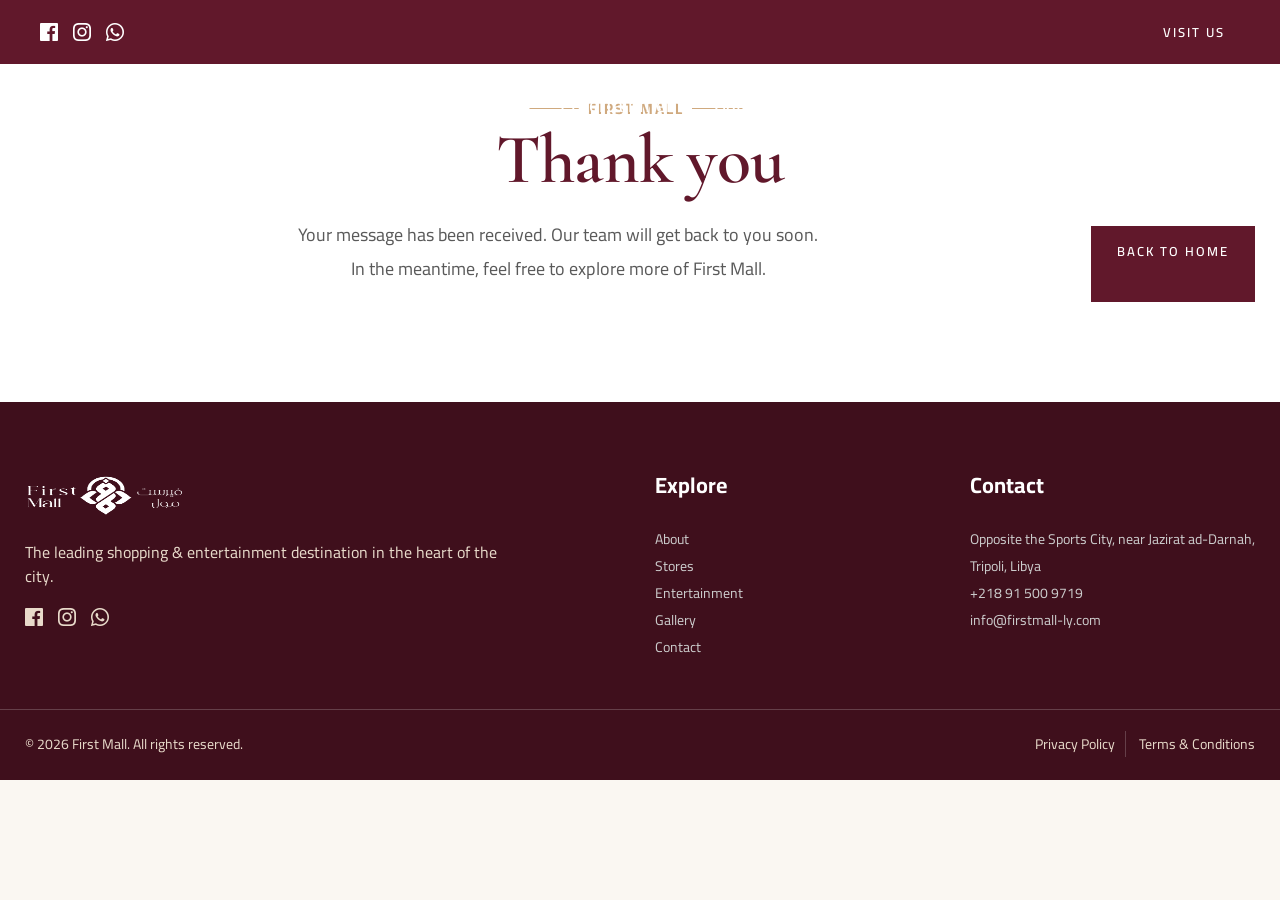
<file: thank-you.html>
<!DOCTYPE html>
<html lang="en" dir="">
<head>
    <meta charset="utf-8">
    <meta name="viewport" content="width=device-width, initial-scale=1, shrink-to-fit=no">
    <meta name="theme-color" content="#61182B" />
    <meta name="description" content="Thank you for contacting First Mall.">
    <title>First Mall | Thank You</title>
    <link href="Resources/ico/apple-touch-icon-144-precomposed.png" rel="apple-touch-icon" sizes="144x144">
    <link href="Resources/ico/favicon.png" rel="shortcut icon">
    <!-- CSS FILES -->
    <link rel="stylesheet" href="Resources/css/bootstrap.min.css">
    <link rel="stylesheet" href="Resources/css/swiper.min.css">
    <link rel="stylesheet" href="Resources/css/fancybox.min.css">
    <link rel="stylesheet" href="Resources/css/flaticon.css">
    <link rel="stylesheet" href="Resources/css/lineicons.css">
    <link rel="stylesheet" href="Resources/css/style.css">
    <link rel="stylesheet" href="Resources/css/brand.css">
</head>
<body>
    <div class="cursor js-cursor"></div>
    <div class="preloader">
        <figure><img width="200" height="60" src="Resources/brand/logo-wordmark.png" alt="First Mall"> </figure>
    </div>
    <div class="page-transition">
        <div class="layer"></div>
    </div>
    <main id="main">
        <nav aria-label="Site Menu" class="navbar">
            <div class="top-nav d-none d-lg-flex container-fluid">
                <div class="container">
                    <div class="col-md-3 col-sm-auto">
                        <ul class="nav social">
                            <li><a href="#" rel="noreferrer" target="_blank"><span class="sr-only">Facebook</span><em class="lni lni-facebook-original"></em></a></li>
                            <li><a href="#" rel="noreferrer" target="_blank"><span class="sr-only">Instagram</span><em class="lni lni-instagram-original"></em></a></li>
                            <li><a href="https://wa.me/218915009719" rel="noreferrer" target="_blank"><span class="sr-only">WhatsApp</span><em class="lni lni-whatsapp"></em></a></li>
                        </ul>
                    </div>
                    <div class="col-sm-auto">
                        <a href="contact.html" class="custom-button">Visit Us</a>
                    </div>
                </div>
            </div>
            <div class="container">
                <div class="logo">
                    <a href="index.html">
                        <img src="Resources/brand/logo-wordmark.png" width="163" height="44" alt="First Mall" class="logo-dark"><img src="Resources/brand/logo-wordmark.png" width="163" height="44" alt="First Mall" class="logo-white">
                    </a>
                </div>
                <div class="site-menu">
                    <ul>
                        <li><a href="index.html">Home</a></li>
                        <li><a href="about.html">About</a></li>
                        <li><a href="stores.html">Stores</a></li>
                        <li><a href="entertainment.html">Entertainment</a></li>
                        <li><a href="gallery.html">Gallery</a></li>
                        <li><a href="contact.html">Contact</a></li>
                    </ul>
                </div>
                <div class="lang d-none d-lg-block">
                    <a href="ar/thank-you.html">العربية<i class="lni lni-world"></i></a>
                </div>
                <div class="hamburger-menu d-lg-none">
                    <svg width="45" height="45" viewBox="0 0 100 100">
                        <path class="line line1" d="M 20,29.000046 H 80.000231 C 80.000231,29.000046 94.498839,28.817352 94.532987,66.711331 94.543142,77.980673 90.966081,81.670246 85.259173,81.668997 79.552261,81.667751 75.000211,74.999942 75.000211,74.999942 L 25.000021,25.000058" />
                        <path class="line line2" d="M 20,50 H 80" />
                        <path class="line line3" d="M 20,70.999954 H 80.000231 C 80.000231,70.999954 94.498839,71.182648 94.532987,33.288669 94.543142,22.019327 90.966081,18.329754 85.259173,18.331003 79.552261,18.332249 75.000211,25.000058 75.000211,25.000058 L 25.000021,74.999942" />
                    </svg>
                </div>
            </div>
        </nav>
        <nav aria-label="Site Mobile Menu" class="hamburger-navigation">
            <div class="layer"></div>
            <div class="container">
                <ul class="nav-menu">
                    <li><a href="index.html">Home</a></li>
                    <li><a href="about.html">About</a></li>
                    <li><a href="stores.html">Stores</a></li>
                    <li><a href="entertainment.html">Entertainment</a></li>
                    <li><a href="gallery.html">Gallery</a></li>
                    <li><a href="contact.html">Contact</a></li>
                </ul>
                <div class="info-box">
                    <span>Follow us on Social Media</span>
                    <ul class="nav-social">
                        <li><a href="#" rel="noreferrer" target="_blank"><span class="sr-only">Facebook</span><em class="lni lni-facebook-original"></em></a></li>
                        <li><a href="#" rel="noreferrer" target="_blank"><span class="sr-only">Instagram</span><em class="lni lni-instagram-original"></em></a></li>
                        <li><a href="https://wa.me/218915009719" rel="noreferrer" target="_blank"><span class="sr-only">WhatsApp</span><em class="lni lni-whatsapp"></em></a></li>
                    </ul>
                </div>
                <div class="info-box justify-content-center">
                    <div class="lang">
                        <a href="ar/thank-you.html">العربية<i class="lni lni-world"></i></a>
                    </div>
                </div>
            </div>
        </nav>

        <section class="content-section">
            <div class="container">
                <div class="row">
                    <div class="col-12">
                        <div class="justify-content-center mb-0 section-title text-center">
                            <h6 class="text-green m-auto">First Mall</h6>
                            <h2>Thank you</h2>
                            <p class="lead-narrow mt-3">Your message has been received. Our team will get back to you soon.<br>In the meantime, feel free to explore more of First Mall.</p>
                            <a href="index.html" class="custom-button mt-4">Back to home</a>
                        </div>
                    </div>
                </div>
            </div>
        </section>

        <footer class="footer">
            <div class="container">
                <div class="row">
                    <div class="col-lg-5 wow fadeInUp" data-wow-delay="0.05s">
                        <img src="Resources/brand/logo-wordmark.png" alt="First Mall" class="logo mb-4" width="163" height="44" style="filter:brightness(0) invert(1);">
                        <p>The leading shopping &amp; entertainment destination in the heart of the city.</p>
                        <ul class="nav social">
                            <li><a href="#" rel="noreferrer" target="_blank"><span class="sr-only">Facebook</span><em class="lni lni-facebook-original"></em></a></li>
                            <li><a href="#" rel="noreferrer" target="_blank"><span class="sr-only">Instagram</span><em class="lni lni-instagram-original"></em></a></li>
                            <li><a href="https://wa.me/218915009719" rel="noreferrer" target="_blank"><span class="sr-only">WhatsApp</span><em class="lni lni-whatsapp"></em></a></li>
                        </ul>
                    </div>
                    <div class="col-lg-2 col-6 offset-lg-1 col-md-4 wow fadeInUp" data-wow-delay="0.15s">
                        <h4 class="widget-title">Explore</h4>
                        <ul class="footer-menu nav flex-column">
                            <li><a href="about.html">About</a></li>
                            <li><a href="stores.html">Stores</a></li>
                            <li><a href="entertainment.html">Entertainment</a></li>
                            <li><a href="gallery.html">Gallery</a></li>
                            <li><a href="contact.html">Contact</a></li>
                        </ul>
                    </div>
                    <div class="col-lg-3 col-6 offset-lg-1 col-md-4 wow fadeInUp" data-wow-delay="0.10s">
                        <h4 class="widget-title">Contact</h4>
                        <ul class="footer-menu nav flex-column">
                            <li><a href="contact.html">Opposite the Sports City, near Jazirat ad-Darnah, Tripoli, Libya</a></li>
                            <li><a href="tel:+218915009719" dir="ltr">+218 91 500 9719</a></li>
                            <li><a href="mailto:info@firstmall-ly.com" dir="ltr">info@firstmall-ly.com</a></li>
                        </ul>
                    </div>
                    <div class="bottom-bar col-12 justify-content-center justify-content-lg-between">
                        <span class="copyright">© 2026 First Mall. All rights reserved.</span>
                        <span class="creation text-center">
                            <a href="#">Privacy Policy</a>
                            <a href="#">Terms &amp; Conditions</a>
                        </span>
                    </div>
                </div>
            </div>
        </footer>
    </main>

    <button type="button" id="scroll-top" class="d-none">
        <i class="lni lni-chevron-up"></i>
    </button>
    <script src="Resources/js/jquery.min.js"></script>
    <script src="Resources/js/popper.min.js"></script>
    <script src="Resources/js/bootstrap.min.js"></script>
    <script src="Resources/js/fancybox.min.js"></script>
    <script src="Resources/js/smooth-scrollbar.js"></script>
    <script src="Resources/js/overscroll.js"></script>
    <script src="Resources/js/TweenMax.min.js"></script>
    <script src="Resources/js/lozad.min.js"></script>
    <script src="Resources/js/preloader.js"></script>
    <script src="Resources/js/scripts-server.js"></script>
</body>
</html>
</file>
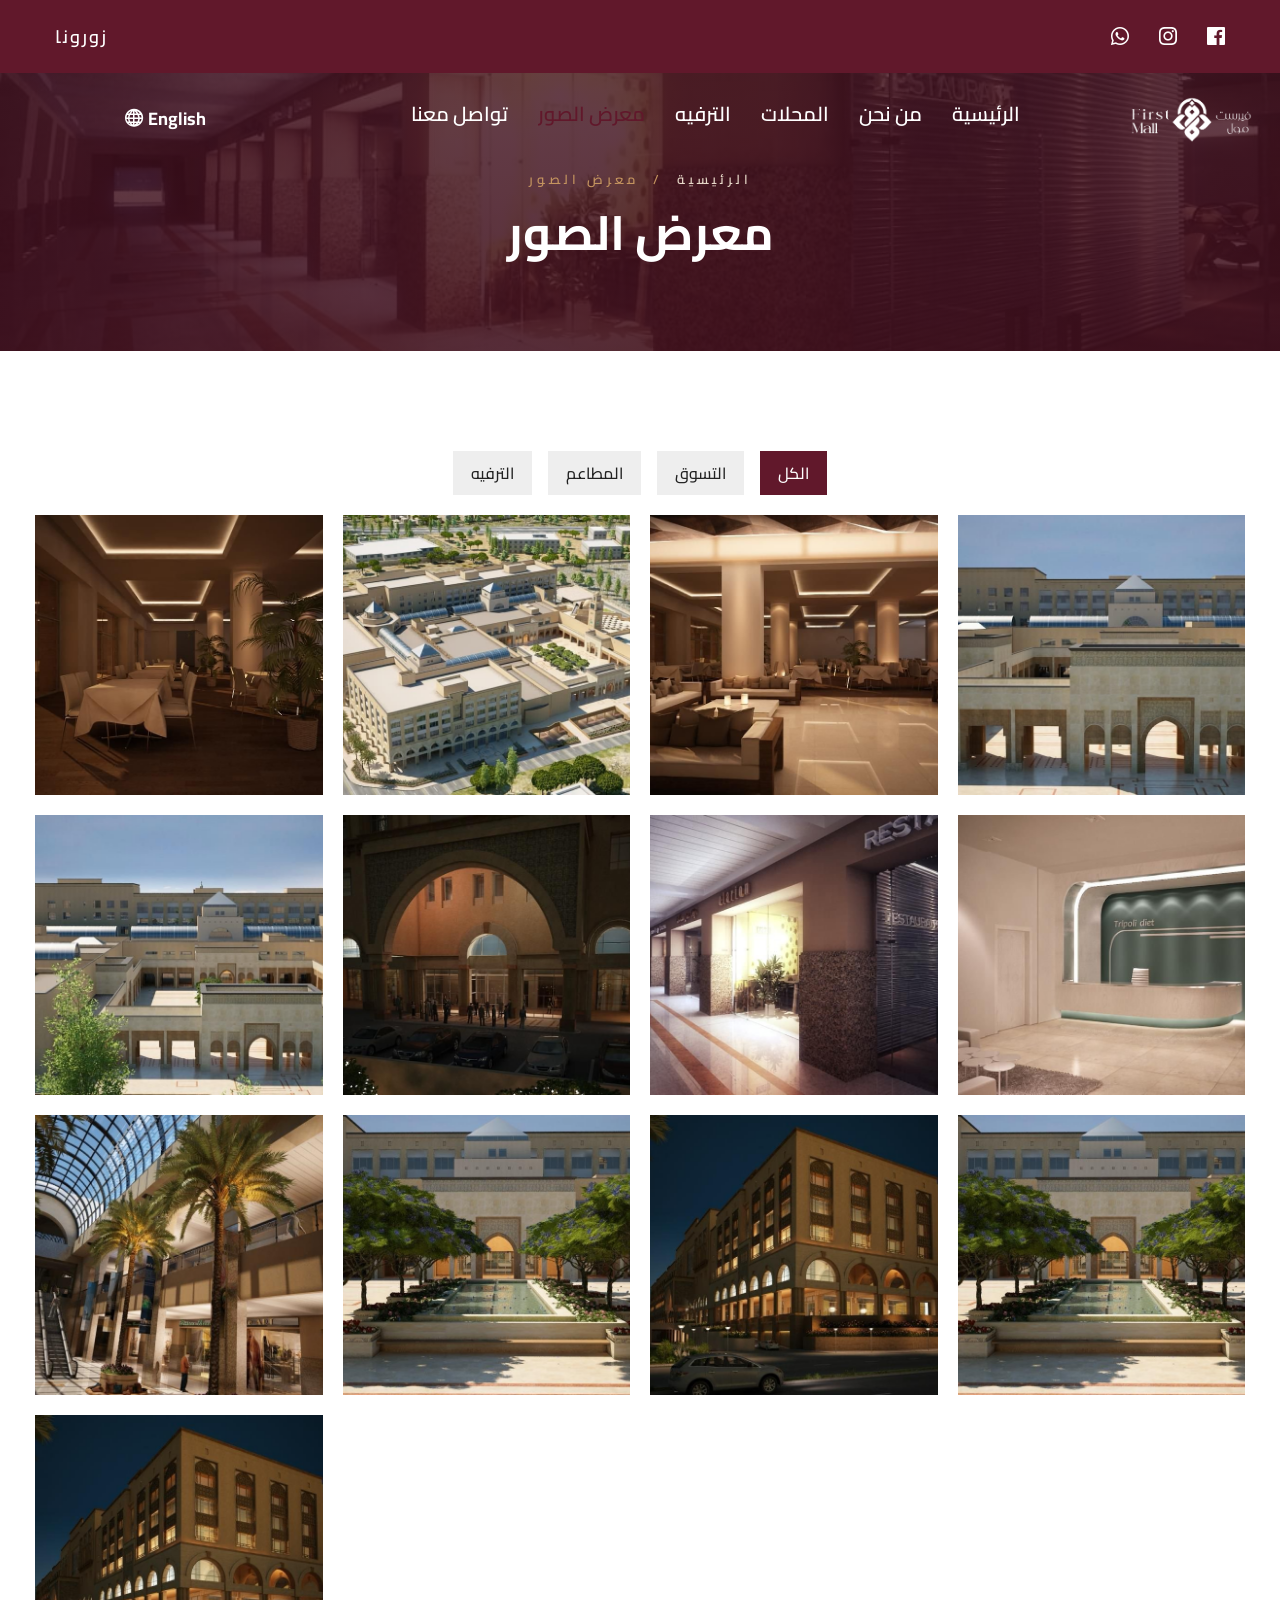
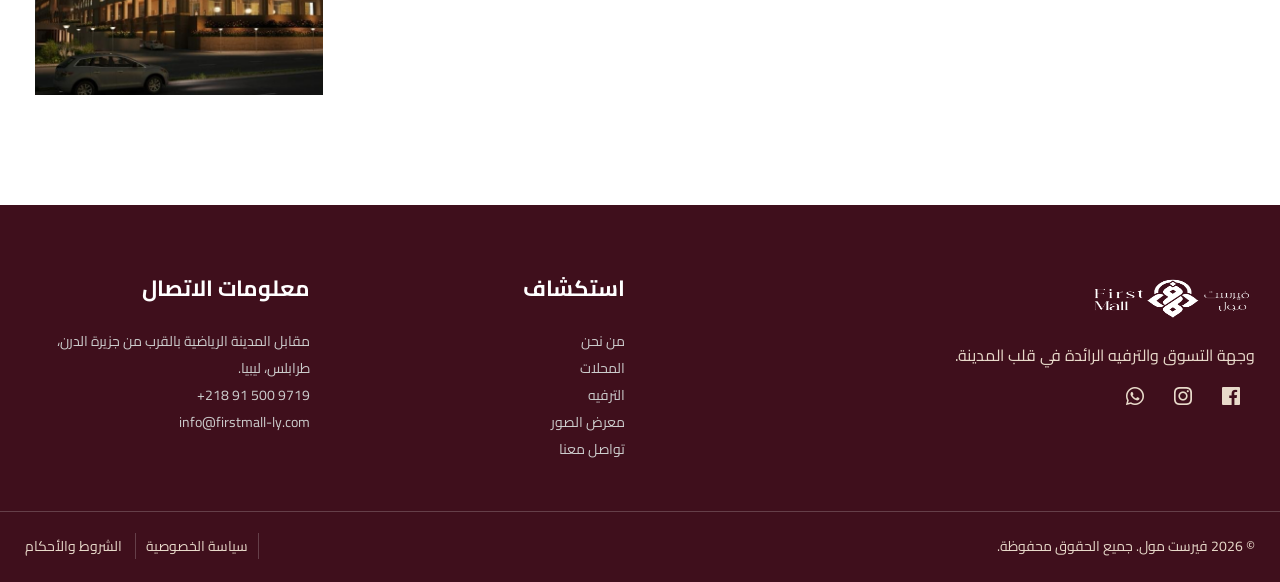
<file: ar/gallery.html>
<!DOCTYPE html>
<html lang="ar" dir="rtl">
<head>
    <meta charset="utf-8">
    <meta name="viewport" content="width=device-width, initial-scale=1, shrink-to-fit=no">
    <meta name="theme-color" content="#61182B" />
    <meta name="description" content="معرض صور فيرست مول — مساحات التسوق والمطاعم والترفيه في قلب طرابلس.">
    <title>فيرست مول | معرض الصور</title>
    <link href="../Resources/ico/apple-touch-icon-144-precomposed.png" rel="apple-touch-icon" sizes="144x144">
    <link href="../Resources/ico/favicon.png" rel="shortcut icon">
    <!-- CSS FILES -->
    <link rel="stylesheet" href="../Resources/css/bootstrap.min.css">
    <link rel="stylesheet" href="../Resources/css/bootstrap-rtl.min.css">
    <link rel="stylesheet" href="../Resources/css/swiper.min.css">
    <link rel="stylesheet" href="../Resources/css/fancybox.min.css">
    <link rel="stylesheet" href="../Resources/css/flaticon.css">
    <link rel="stylesheet" href="../Resources/css/lineicons.css">
    <link rel="stylesheet" href="../Resources/css/style.css">
    <link rel="stylesheet" href="../Resources/css/style-rtl.css">
    <link rel="stylesheet" href="../Resources/css/gallery.css">
    <link rel="stylesheet" href="../Resources/css/gallery-rtl.css">
    <link rel="stylesheet" href="../Resources/css/brand.css">
</head>
<body>
    <div class="cursor js-cursor"></div>
    <div class="preloader">
        <figure><img width="200" height="60" src="../Resources/brand/logo-wordmark.png" alt="فيرست مول"> </figure>
    </div>
    <div class="page-transition">
        <div class="layer"></div>
    </div>
    <main id="main">
        <nav aria-label="القائمة" class="navbar">
            <div class="top-nav d-none d-lg-flex container-fluid">
                <div class="container">
                    <div class="col-md-3 col-sm-auto">
                        <ul class="nav social">
                            <li><a href="#" rel="noreferrer" target="_blank"><span class="sr-only">فيسبوك</span><em class="lni lni-facebook-original"></em></a></li>
                            <li><a href="#" rel="noreferrer" target="_blank"><span class="sr-only">انستغرام</span><em class="lni lni-instagram-original"></em></a></li>
                            <li><a href="https://wa.me/218915009719" rel="noreferrer" target="_blank"><span class="sr-only">واتساب</span><em class="lni lni-whatsapp"></em></a></li>
                        </ul>
                    </div>
                    <div class="col-sm-auto">
                        <a href="contact.html" class="custom-button">زورونا</a>
                    </div>
                </div>
            </div>
            <div class="container">
                <div class="logo">
                    <a href="index.html">
                        <img src="../Resources/brand/logo-wordmark.png" width="163" height="44" alt="فيرست مول" class="logo-dark"><img src="../Resources/brand/logo-wordmark.png" width="163" height="44" alt="فيرست مول" class="logo-white">
                    </a>
                </div>
                <div class="site-menu">
                    <ul>
                        <li><a href="index.html">الرئيسية</a></li>
                        <li><a href="about.html">من نحن</a></li>
                        <li><a href="stores.html">المحلات</a></li>
                        <li><a href="entertainment.html">الترفيه</a></li>
                        <li class="active"><a href="gallery.html">معرض الصور</a></li>
                        <li><a href="contact.html">تواصل معنا</a></li>
                    </ul>
                </div>
                <div class="lang d-none d-lg-block">
                    <a href="../gallery.html">English<i class="lni lni-world"></i></a>
                </div>
                <div class="hamburger-menu d-lg-none">
                    <svg width="45" height="45" viewBox="0 0 100 100">
                        <path class="line line1" d="M 20,29.000046 H 80.000231 C 80.000231,29.000046 94.498839,28.817352 94.532987,66.711331 94.543142,77.980673 90.966081,81.670246 85.259173,81.668997 79.552261,81.667751 75.000211,74.999942 75.000211,74.999942 L 25.000021,25.000058" />
                        <path class="line line2" d="M 20,50 H 80" />
                        <path class="line line3" d="M 20,70.999954 H 80.000231 C 80.000231,70.999954 94.498839,71.182648 94.532987,33.288669 94.543142,22.019327 90.966081,18.329754 85.259173,18.331003 79.552261,18.332249 75.000211,25.000058 75.000211,25.000058 L 25.000021,74.999942" />
                    </svg>
                </div>
            </div>
        </nav>
        <nav aria-label="قائمة الجوال" class="hamburger-navigation">
            <div class="layer"></div>
            <div class="container">
                <ul class="nav-menu">
                    <li><a href="index.html">الرئيسية</a></li>
                    <li><a href="about.html">من نحن</a></li>
                    <li><a href="stores.html">المحلات</a></li>
                    <li><a href="entertainment.html">الترفيه</a></li>
                    <li><a href="gallery.html">معرض الصور</a></li>
                    <li><a href="contact.html">تواصل معنا</a></li>
                </ul>
                <div class="info-box">
                    <span>تابعونا على مواقع التواصل</span>
                    <ul class="nav-social">
                        <li><a href="#" rel="noreferrer" target="_blank"><span class="sr-only">فيسبوك</span><em class="lni lni-facebook-original"></em></a></li>
                        <li><a href="#" rel="noreferrer" target="_blank"><span class="sr-only">انستغرام</span><em class="lni lni-instagram-original"></em></a></li>
                        <li><a href="https://wa.me/218915009719" rel="noreferrer" target="_blank"><span class="sr-only">واتساب</span><em class="lni lni-whatsapp"></em></a></li>
                    </ul>
                </div>
                <div class="info-box justify-content-center">
                    <div class="lang">
                        <a href="../gallery.html">English<i class="lni lni-world"></i></a>
                    </div>
                </div>
            </div>
        </nav>

        <header class="page-banner lozad background-cover" data-background-image="../Resources/images/slide07.jpg">
            <div class="container">
                <div class="crumb"><a href="index.html">الرئيسية</a> &nbsp;/&nbsp; معرض الصور</div>
                <h1>معرض الصور</h1>
            </div>
        </header>

        <section class="content-section faq">
            <div class="container">
                <div class="gallery-wrapper">
                    <div class="button-group filters-button-group">
                        <button class="button is-checked" data-filter="*">الكل</button>
                        <button class="button" data-filter=".Cat_1">التسوق</button>
                        <button class="button" data-filter=".Cat_2">المطاعم</button>
                        <button class="button" data-filter=".Cat_3">الترفيه</button>
                    </div>
                    <div class="grid">
                        <div class="element-item Cat_1" data-category="transition">
                            <a href="../Resources/images/slide01.jpg" data-fancybox="gallery" data-caption="فيرست مول">
                                <div class="overlay"><i class="lni lni-zoom-in"></i></div>
                                <img src="../Resources/images/slide01.jpg" alt="فيرست مول">
                            </a>
                        </div>
                        <div class="element-item Cat_1" data-category="transition">
                            <a href="../Resources/images/slide02.jpg" data-fancybox="gallery" data-caption="التسوق في فيرست مول">
                                <div class="overlay"><i class="lni lni-zoom-in"></i></div>
                                <img src="../Resources/images/slide02.jpg" alt="التسوق في فيرست مول">
                            </a>
                        </div>
                        <div class="element-item Cat_3" data-category="transition">
                            <a href="../Resources/images/slide03.jpg" data-fancybox="gallery" data-caption="الترفيه">
                                <div class="overlay"><i class="lni lni-zoom-in"></i></div>
                                <img src="../Resources/images/slide03.jpg" alt="الترفيه">
                            </a>
                        </div>
                        <div class="element-item Cat_2" data-category="transition">
                            <a href="../Resources/images/slide04.jpg" data-fancybox="gallery" data-caption="المطاعم">
                                <div class="overlay"><i class="lni lni-zoom-in"></i></div>
                                <img src="../Resources/images/slide04.jpg" alt="المطاعم">
                            </a>
                        </div>
                        <div class="element-item Cat_1" data-category="transition">
                            <a href="../Resources/images/slide05.jpg" data-fancybox="gallery" data-caption="المحلات">
                                <div class="overlay"><i class="lni lni-zoom-in"></i></div>
                                <img src="../Resources/images/slide05.jpg" alt="المحلات">
                            </a>
                        </div>
                        <div class="element-item Cat_3" data-category="transition">
                            <a href="../Resources/images/slide06.jpg" data-fancybox="gallery" data-caption="مرح عائلي">
                                <div class="overlay"><i class="lni lni-zoom-in"></i></div>
                                <img src="../Resources/images/slide06.jpg" alt="مرح عائلي">
                            </a>
                        </div>
                        <div class="element-item Cat_2" data-category="transition">
                            <a href="../Resources/images/slide07.jpg" data-fancybox="gallery" data-caption="مقاهٍ ومطاعم">
                                <div class="overlay"><i class="lni lni-zoom-in"></i></div>
                                <img src="../Resources/images/slide07.jpg" alt="مقاهٍ ومطاعم">
                            </a>
                        </div>
                        <div class="element-item Cat_1" data-category="transition">
                            <a href="../Resources/images/slide08.jpg" data-fancybox="gallery" data-caption="داخل فيرست مول">
                                <div class="overlay"><i class="lni lni-zoom-in"></i></div>
                                <img src="../Resources/images/slide08.jpg" alt="داخل فيرست مول">
                            </a>
                        </div>
                        <div class="element-item Cat_1" data-category="transition">
                            <a href="../Resources/images/mall09.jpg" data-fancybox="gallery" data-caption="مساحة التجزئة">
                                <div class="overlay"><i class="lni lni-zoom-in"></i></div>
                                <img src="../Resources/images/mall09.jpg" alt="مساحة التجزئة">
                            </a>
                        </div>
                        <div class="element-item Cat_3" data-category="transition">
                            <a href="../Resources/images/mall10.jpg" data-fancybox="gallery" data-caption="منطقة الترفيه">
                                <div class="overlay"><i class="lni lni-zoom-in"></i></div>
                                <img src="../Resources/images/mall10.jpg" alt="منطقة الترفيه">
                            </a>
                        </div>
                        <div class="element-item Cat_2" data-category="transition">
                            <a href="../Resources/images/mall11.jpg" data-fancybox="gallery" data-caption="منطقة الطعام">
                                <div class="overlay"><i class="lni lni-zoom-in"></i></div>
                                <img src="../Resources/images/mall11.jpg" alt="منطقة الطعام">
                            </a>
                        </div>
                        <div class="element-item Cat_3" data-category="transition">
                            <a href="../Resources/images/mall12.jpg" data-fancybox="gallery" data-caption="منطقة الألعاب">
                                <div class="overlay"><i class="lni lni-zoom-in"></i></div>
                                <img src="../Resources/images/mall12.jpg" alt="منطقة الألعاب">
                            </a>
                        </div>
                        <div class="element-item Cat_1" data-category="transition">
                            <a href="../Resources/images/mall13.jpg" data-fancybox="gallery" data-caption="فيرست مول">
                                <div class="overlay"><i class="lni lni-zoom-in"></i></div>
                                <img src="../Resources/images/mall13.jpg" alt="فيرست مول">
                            </a>
                        </div>
                    </div>
                </div>
            </div>
        </section>

        <footer class="footer">
            <div class="container">
                <div class="row">
                    <div class="col-lg-5 wow fadeInUp" data-wow-delay="0.05s">
                        <img src="../Resources/brand/logo-wordmark.png" alt="فيرست مول" class="logo mb-4" width="163" height="44" style="filter:brightness(0) invert(1);">
                        <p>وجهة التسوق والترفيه الرائدة في قلب المدينة.</p>
                        <ul class="nav social">
                            <li><a href="#" rel="noreferrer" target="_blank"><span class="sr-only">فيسبوك</span><em class="lni lni-facebook-original"></em></a></li>
                            <li><a href="#" rel="noreferrer" target="_blank"><span class="sr-only">انستغرام</span><em class="lni lni-instagram-original"></em></a></li>
                            <li><a href="https://wa.me/218915009719" rel="noreferrer" target="_blank"><span class="sr-only">واتساب</span><em class="lni lni-whatsapp"></em></a></li>
                        </ul>
                    </div>
                    <div class="col-lg-2 col-6 offset-lg-1 col-md-4 wow fadeInUp" data-wow-delay="0.15s">
                        <h4 class="widget-title">استكشاف</h4>
                        <ul class="footer-menu nav flex-column">
                            <li><a href="about.html">من نحن</a></li>
                            <li><a href="stores.html">المحلات</a></li>
                            <li><a href="entertainment.html">الترفيه</a></li>
                            <li><a href="gallery.html">معرض الصور</a></li>
                            <li><a href="contact.html">تواصل معنا</a></li>
                        </ul>
                    </div>
                    <div class="col-lg-3 col-6 offset-lg-1 col-md-4 wow fadeInUp" data-wow-delay="0.10s">
                        <h4 class="widget-title">معلومات الاتصال</h4>
                        <ul class="footer-menu nav flex-column">
                            <li><a href="contact.html">مقابل المدينة الرياضية بالقرب من جزيرة الدرن، طرابلس، ليبيا.</a></li>
                            <li><a href="tel:+218915009719" dir="ltr">+218 91 500 9719</a></li>
                            <li><a href="mailto:info@firstmall-ly.com" dir="ltr">info@firstmall-ly.com</a></li>
                        </ul>
                    </div>
                    <div class="bottom-bar col-12 justify-content-center justify-content-lg-between">
                        <span class="copyright">© 2026 فيرست مول. جميع الحقوق محفوظة.</span>
                        <span class="creation text-center">
                            <a href="#">سياسة الخصوصية</a>
                            <a href="#">الشروط والأحكام</a>
                        </span>
                    </div>
                </div>
            </div>
        </footer>
    </main>

    <button type="button" id="scroll-top" class="d-none">
        <i class="lni lni-chevron-up"></i>
    </button>
    <script src="../Resources/js/gallery-scripts.js"></script>
    <script>
        // Reveal the page (gallery-scripts.js does not toggle the preloader)
        window.addEventListener('load', function () { document.body.classList.add('page-loaded'); });
        setTimeout(function () { document.body.classList.add('page-loaded'); }, 1500);
    </script>
</body>
</html>
</file>
<file: Resources/css/flaticon.css>
@font-face {
    font-family: "flaticon";
    src: url("../fonts/flaticon/flaticon.ttf?ea54568429950849e3bb4832b1ce1df3") format("truetype"),
url("../fonts/flaticon/flaticon.woff?ea54568429950849e3bb4832b1ce1df3") format("woff"),
url("../fonts/flaticon/flaticon.woff2?ea54568429950849e3bb4832b1ce1df3") format("woff2"),
url("../fonts/flaticon/flaticon.eot?ea54568429950849e3bb4832b1ce1df3#iefix") format("embedded-opentype"),
url("../fonts/flaticon/flaticon.svg?ea54568429950849e3bb4832b1ce1df3#flaticon") format("svg");
    font-display: swap;
}

i[class^="flaticon-"]:before, i[class*=" flaticon-"]:before {
    font-family: flaticon !important;
    font-style: normal;
    font-weight: normal !important;
    font-variant: normal;
    text-transform: none;
    line-height: 1;
    -webkit-font-smoothing: antialiased;
    -moz-osx-font-smoothing: grayscale;
}

.flaticon-h2o:before {
    content: "\f101";
}
.flaticon-flash:before {
    content: "\f102";
}
.flaticon-wifi-router:before {
    content: "\f103";
}
.flaticon-tv:before {
    content: "\f104";
}
.flaticon-policeman:before {
    content: "\f105";
}
.flaticon-school-bus:before {
    content: "\f106";
}
.flaticon-bus:before {
    content: "\f107";
}
.flaticon-improvement:before {
    content: "\f108";
}
.flaticon-supermarket:before {
    content: "\f109";
}
.flaticon-supermarket-1:before {
    content: "\f10a";
}
.flaticon-food:before {
    content: "\f10b";
}
.flaticon-gym:before {
    content: "\f10c";
}
.flaticon-stationary-bicycle:before {
    content: "\f10d";
}
.flaticon-town-hall:before {
    content: "\f10e";
}
.flaticon-library:before {
    content: "\f10f";
}
.flaticon-tv-1:before {
    content: "\f110";
}
.flaticon-tennis-court:before {
    content: "\f111";
}
.flaticon-football-court:before {
    content: "\f112";
}
.flaticon-shuttlecock:before {
    content: "\f113";
}
.flaticon-squash:before {
    content: "\f114";
}
.flaticon-outside:before {
    content: "\f115";
}
.flaticon-basketball:before {
    content: "\f116";
}
.flaticon-bowling:before {
    content: "\f117";
}
.flaticon-ping-pong:before {
    content: "\f118";
}
.flaticon-billiard:before {
    content: "\f119";
}
.flaticon-toboggan:before {
    content: "\f11a";
}
.flaticon-swimming:before {
    content: "\f11b";
}
.flaticon-jacuzzi:before {
    content: "\f11c";
}
.flaticon-sauna:before {
    content: "\f11d";
}
.flaticon-parking:before {
    content: "\f11e";
}
.flaticon-bathtub:before {
    content: "\f11f";
}
.flaticon-telephone:before {
    content: "\f120";
}
.flaticon-air-conditioning:before {
    content: "\f121";
}
.flaticon-sprinkler:before {
    content: "\f122";
}
.flaticon-insecticide:before {
    content: "\f123";
}
.flaticon-recycle-bin:before {
    content: "\f124";
}
.flaticon-living-room:before {
    content: "\f125";
}
.flaticon-window:before {
    content: "\f126";
}
.flaticon-curtains:before {
    content: "\f127";
}
.flaticon-closet:before {
    content: "\f128";
}
.flaticon-parquet:before {
    content: "\f129";
}
.flaticon-tile:before {
    content: "\f12a";
}
.flaticon-bedside-lamp:before {
    content: "\f12b";
}
.flaticon-wardrobe:before {
    content: "\f12c";
}
.flaticon-lights:before {
    content: "\f12d";
}
.flaticon-dresser:before {
    content: "\f12e";
}
.flaticon-shower:before {
    content: "\f12f";
}
.flaticon-kitchen:before {
    content: "\f130";
}
.flaticon-refrigerator:before {
    content: "\f131";
}
.flaticon-gas-range:before {
    content: "\f132";
}
.flaticon-fire-extinguisher:before {
    content: "\f133";
}
.flaticon-restaurant:before {
    content: "\f134";
}
.flaticon-chair:before {
    content: "\f135";
}
.flaticon-cabinet:before {
    content: "\f136";
}
.flaticon-cooker:before {
    content: "\f137";
}
.flaticon-sofa:before {
    content: "\f138";
}
.flaticon-leaves:before {
    content: "\f139";
}
.flaticon-laundry:before {
    content: "\f13a";
}
.flaticon-tap:before {
    content: "\f13b";
}
.flaticon-condominium:before {
    content: "\f13c";
}
.flaticon-villa:before {
    content: "\f13d";
}
</file>
<file: Resources/css/style.css>
/*

@Author: PSdigital
@URL: http://www.psdigital.me
 
This file contains the styling for the actual theme, this
is the file you need to edit to change the look of the
theme.


	// Table of contents //

		01. FONTS
		02. BODY
		03. HTML TAGS
		04. LINKS
		05. FORM ELEMENTS
		06. CUSTOM CONTAINER 
		07. CUSTOM CURSOR
		08. RANGE SLIDER
		09. ACCORDION
		10. DATE PICKER
		11. HAMBURGER MENU
		12. REVEAL EFFECT
		13. CUSTOM BUTTON
		14. PRELOADER 
		15. PAGE TRANSITION
		16. PAGE LOADED
		17. HAMBURGER NAVIGATION
		18. NAVBAR
		19. SLIDER
		20. PAGE HEADER
		21. CONTENT SECTION
		22. SECTION TITLE
		23. HOTEL SEARCH FORM
		24. SIDE CONTENT
		25. SIDE IMAGE
		26. SIDE GALLERY
		27. SIDE HOTEL BOX
		28. CAROUSEL IMAGE BOX
		29. EVENTS TAB
		30. CONTENT TAB
		31. CAROUSEL EVENT BOX
		32. ROOM SLIDER
		33. RECENT NEWS
		34. IMAGE
		35. TESTIMONIAL BOX
		36. PACKAGE BOX
		37. MEMBER BOX
		38. VIDEO BOX
		39. ROOMS FILTER
		40. ROOMS LIST
		41. ROOMS BOX
		42. ROOMS TYPE
		43. RECENT TESTIMONIALS
		44. ROOMS GALLERY
		45. ROOMS INFO BOX
		46. MEETING EVENT BOX
		47. SPECIAL OFFER BOX
		48. EVENT HEADLINE
		49. CONTACT FORM
		50. CONTACT BOX
		51. GOOGLE MAPS
		52. NEWS BOX
		53. SIDEBAR
		54. PAGINATION
		55. NEWSLETTER BOX
		56. FOOTER BAR
		57. FOOTER
		58. MEDIUM DEVICE RESPONSIVE
		59. TABLET DEVICE RESPONSIVE
		60. MOBILE DEVICE RESPONSIVE

	

*/
/* Cairo @font-face declarations live in brand.css (woff2, weights 400/500/600/700,
   Latin + Arabic subsets). The old Tajawal-renamed blocks pointed at
   ../fonts/Cairo/Cairo-*.{eot,woff,ttf} which do not exist and 404'd. Removed. */

* {
  outline: none !important;
}

body {
  margin: 0;
  padding: 0;
  font-family: 'Cairo', sans-serif;
  font-size: 18px;
  color: #000000;
  text-rendering: optimizeLegibility;
  -moz-osx-font-smoothing: grayscale;
  -webkit-font-smoothing: antialiased;
  position: relative;
}

/* HTML TAGS */
img {
  max-width: 100%;
}

strong {
  font-weight: 600;
}

iframe {
  max-width: 100%;
}

/* LINKS */
a {
  color: #141414;
  -webkit-transition: all .35s ease-in-out;
  -o-transition: all .30s ease-in-out;
  -webkit-transition: all .30s ease-in-out;
  transition: all .30s ease-in-out;
}

a:hover {
  text-decoration: none;
  color: #141414;
}

/* FORM ELEMENTS */
input[type="text"],
input[type="tel"],
select.form-control {
  max-width: 100%;
  height: 60px;
  padding: 0 30px;
  border: 1px solid #cecece;
  width: 100%;
}

input[type="email"] {
  max-width: 100%;
  height: 60px;
  padding: 0 30px;
  border: 1px solid #cecece;
  width: 100%;
}

input[type="search"] {
  width: 420px;
  max-width: 100%;
  height: 60px;
  padding: 0 30px;
  border: 1px solid #cecece;
}

input[type="password"] {
  width: 420px;
  max-width: 100%;
  height: 60px;
  padding: 0 30px;
  border: 1px solid #cecece;
}

input[type="number"] {
  width: 420px;
  max-width: 100%;
  height: 60px;
  padding: 0 30px;
  border: 1px solid #cecece;
  width: 100%;
}

input[type="date"] {
  width: 420px;
  max-width: 100%;
  height: 60px;
  padding: 0 30px;
  border: 1px solid #cecece;
}

input[type="radio"] {
  width: 18px;
  height: 18px;
  display: inline-block;
  margin-right: 4px;
  -webkit-transform: translateY(3px);
  -ms-transform: translateY(3px);
  transform: translateY(3px);
  -webkit-appearance: none;
  -moz-appearance: none;
  appearance: none;
  background: #ededed;
  border-radius: 50%;
}

input[type="radio"]:checked {
  border: 6px solid #141414;
}

input[type="checkbox"] {
  width: 18px;
  height: 18px;
  display: inline-block;
  margin-right: 4px;
  -webkit-transform: translateY(3px);
  -ms-transform: translateY(3px);
  transform: translateY(3px);
  -webkit-appearance: none;
  -moz-appearance: none;
  appearance: none;
  background: #ededed;
}

input[type="checkbox"]:checked {
  border: 4px solid #ededed;
  background: #141414;
}

textarea {
  width: 520px;
  max-width: 100%;
  height: 140px;
  padding: 30px !important;
  border: 1px solid #cecece;
  width: 100%;
}

select {
  width: 420px;
  max-width: 100%;
  height: 60px;
  padding: 0 30px;
  border: 1px solid #cecece;
}

select {
  -webkit-appearance: none;
  -moz-appearance: none;
  background-image: -o-linear-gradient(45deg, transparent 50%, white 50%), -o-linear-gradient(315deg, white 50%, transparent 50%), -o-linear-gradient(left, #fff, #fff);
  background-image: linear-gradient(45deg, transparent 50%, white 50%), linear-gradient(135deg, white 50%, transparent 50%), linear-gradient(to right, #fff, #fff);
  background-position: calc(100% - 28.5px) 28.5px, calc(100% - 23.5px) 28.5px, calc(100% - 3.5em) 0px;
  background-size: 5px 5px, 5px 5px, 1px 60px;
  background-repeat: no-repeat;
}

select:focus {
  -webkit-appearance: none;
  -moz-appearance: none;
  background-image: -o-linear-gradient(45deg, transparent 50%, white 50%), -o-linear-gradient(315deg, white 50%, transparent 50%), -o-linear-gradient(left, #fff, #fff);
  background-image: linear-gradient(45deg, transparent 50%, white 50%), linear-gradient(135deg, white 50%, transparent 50%), linear-gradient(to right, #fff, #fff);
  background-position: calc(100% - 28.5px) 28.5px, calc(100% - 23.5px) 28.5px, calc(100% - 3.5em) 0px;
  background-size: 5px 5px, 5px 5px, 1px 60px;
  background-repeat: no-repeat;
}

select:-moz-focusring {
  color: transparent;
  text-shadow: 0 0 0 #000;
}

input[type="submit"] {
  height: 60px;
  display: inline-block;
  font-size: 14px;
  font-weight: 600;
  color: #fff;
  background: #61182B;
  border: none;
  padding: 0 50px;
}

button[type="submit"] {
  border: none;
}

button[type="submit"] i {
  display: inline-block;
  margin-right: 8px;
  font-size: 18px;
  -webkit-transform: translateY(2px);
  -ms-transform: translateY(2px);
  transform: translateY(2px);
}

.h1, .h2, .h3, .h4, .h5, .h6, h1, h2, h3, h4, h5, h6 {
  font-weight: bold;
}

/* SPACINGS */
.no-spacing {
  margin: 0 !important;
  padding: 0 !important;
}

.no-top-spacing {
  margin-top: 0 !important;
  padding-top: 0 !important;
}

.no-bottom-spacing {
  margin-bottom: 0 !important;
  padding-bottom: 0 !important;
}

.spacing-50 {
  height: 50px;
  display: -webkit-box;
  display: -ms-flexbox;
  display: flex;
}

.spacing-100 {
  width: 100%;
  height: 100px;
  display: -webkit-box;
  display: -ms-flexbox;
  display: flex;
}

/* CUSTOM CONTAINER */
@media (min-width: 1170px) {
  .container {
    max-width: 1100px;
  }
}

@media (min-width: 1280px) {
  .container {
    max-width: 1260px;
  }
}

/* CUSTOM CLASSES */
.overflow {
  overflow: hidden;
}

/* CUSTOM CURSOR */
.cursor {
  position: fixed;
  top: -40px;
  left: -40px;
  pointer-events: none;
  z-index: 9999;
  mix-blend-mode: difference;
}

.cursor:before {
  content: "";
  width: 80px;
  height: 80px;
  display: -webkit-box;
  display: -ms-flexbox;
  display: flex;
  -ms-flex-wrap: wrap;
  flex-wrap: wrap;
  -webkit-box-pack: center;
  -ms-flex-pack: center;
  justify-content: center;
  -webkit-box-align: center;
  -ms-flex-align: center;
  align-items: center;
  border-radius: 50%;
  background: white;
  border: 1px solid white;
  -webkit-transition: all ease 0.15s;
  -o-transition: all ease 0.15s;
  transition: all ease 0.15s;
  -webkit-transform: scale(0.15);
  -ms-transform: scale(0.15);
  transform: scale(0.15);
  opacity: 0;
}

.cursor.light:before {
  -webkit-transform: scale(1);
  -ms-transform: scale(1);
  transform: scale(1);
  background: transparent;
}

.cursor.drag {
  mix-blend-mode: unset;
}

.cursor.drag:before {
  -webkit-transform: scale(1);
  -ms-transform: scale(1);
  transform: scale(1);
  background: #61182B;
  border-color: transparent;
  opacity: 1;
}

.cursor.drag:before {
  content: "\ea23";
  font-family: "LineIcons";
  font-size: 20px;
  color: #fff;
}

/* RANGE SLIDER */
.range-slider {
  width: 100%;
  display: block;
}

.range-slider__range {
  -webkit-appearance: none;
  width: 100%;
  height: 10px;
  border-radius: 0;
  background: #f2f2f2;
  outline: none;
  padding: 0;
  margin: 0;
}

.range-slider__range::-webkit-slider-thumb {
  -webkit-appearance: none;
  appearance: none;
  width: 20px;
  height: 20px;
  border-radius: 50%;
  background: #61182B;
  cursor: pointer;
  -webkit-transition: background .15s ease-in-out;
  transition: background .15s ease-in-out;
}

.range-slider__range::-moz-range-thumb {
  width: 20px;
  height: 20px;
  border: 0;
  border-radius: 50%;
  background: #61182B;
  cursor: pointer;
  -moz-transition: background .15s ease-in-out;
  transition: background .15s ease-in-out;
}

.range-slider__range:active::-moz-range-thumb {
  background: #61182B;
}

.range-slider__range:focus::-webkit-slider-thumb {
  -webkit-box-shadow: 0 0 0 3px #fff, 0 0 0 6px #61182B;
  box-shadow: 0 0 0 3px #fff, 0 0 0 6px #61182B;
}

::-moz-range-track {
  background: #61182B;
  border: 0;
}

input::-moz-focus-inner,
input::-moz-focus-outer {
  border: 0;
}

/* ACCORDION */
.accordion {
  width: 100%;
  display: -webkit-box;
  display: -ms-flexbox;
  display: flex;
  -ms-flex-wrap: wrap;
  flex-wrap: wrap;
  background: #fff;
  padding: 0;
}

.accordion .card {
  width: 100%;
  display: -webkit-box;
  display: -ms-flexbox;
  display: flex;
  -ms-flex-wrap: wrap;
  flex-wrap: wrap;
  background: none;
  border-radius: 0;
  border: 1px solid #eaebee;
  margin-bottom: 10px;
  border: none;
}

.accordion .card .card-header {
  width: 100%;
  display: block;
  background: none;
  margin: 0;
  padding: 0;
  border: none;
}

.accordion .card .card-header a {
  width: 100%;
  float: left;
  font-weight: 600;
  padding: 20px 25px;
  color: #141414;
  font-weight: 600;
  border: 1px solid #cbcbcb;
  position: relative;
}

.accordion .card .card-header a::after {content: "\eb2c";display: inline-block;font: normal normal normal 1em/1 'LineIcons';speak: none;text-transform: none;-webkit-font-smoothing: antialiased;-moz-osx-font-smoothing: grayscale;position: absolute;right: 25px;top: 50%;-webkit-transform: translate(-50%, -50%);-ms-transform: translate(-50%, -50%);transform: translate(-50%, -50%);}

.accordion .card .card-header a.collapsed::after {
    content: "\eb53";
}

.accordion .card .card-header a:hover {
  color: #61182B;
  text-decoration: none;
}

.accordion .card .card-body {
  width: 100%;
  line-height: 26px;
  color: #000;
}

.accordion .card [aria-expanded="true"] {
  color: #fff !important;
  background: #61182B;
  border-color: #61182B !important;
}
.accordion.contact .card .card-body {
    padding: 0;
}

.accordion.contact .card .card-body .contact-box {
    margin: 0;
    padding: 25px;
    min-height: auto;
}

.accordion.contact .card .card-header [aria-expanded="true"] {
    background: #141414;
    border-color: #141414 !important;
}
/* DATE PICKER */
.datepicker-dropdown {
  width: 280px;
  border: none;
  padding: 10px;
  -webkit-box-shadow: 0 0 30px rgba(0, 0, 0, 0.1);
  box-shadow: 0 0 30px rgba(0, 0, 0, 0.1);
  font-size: 16px;
}

.datepicker-panel ul:first-child {
  width: 280px;
  display: -webkit-box;
  display: -ms-flexbox;
  display: flex;
}

.datepicker-panel ul:first-child li {
  -webkit-box-flex: 1;
  -ms-flex: auto;
  flex: auto;
  -webkit-box-shadow: none;
  box-shadow: none;
}

.datepicker-panel ul:nth-child(2) {
  font-weight: 600;
}

.datepicker-panel ul:nth-child(2) li {
  background: #FAF7F2;
}

.datepicker-panel>ul>li {
  padding: 5px 0;
  width: 40px;
  height: auto;
  -webkit-box-shadow: 1px 0 0 0 #eee, 0 1px 0 0 #eee, 1px 1px 0 0 #eee, 1px 0 0 0 #eee inset, 0 1px 0 0 #eee inset;
  box-shadow: 1px 0 0 0 #eee, 0 1px 0 0 #eee, 1px 1px 0 0 #eee, 1px 0 0 0 #eee inset, 0 1px 0 0 #eee inset;
}

.datepicker-panel>ul>li.picked,
.datepicker-panel>ul>li.picked:hover {
  background: #61182B;
  color: #fff;
}

.datepicker-panel>ul>li.highlighted {
  background-color: #61182B;
}

.datepicker-panel>ul>li:hover {
  background-color: #FAF7F2;
}

.datepicker-top-left:after,
.datepicker-top-right:after {
  display: none;
  border: none;
}

.datepicker-top-left:before,
.datepicker-top-right:before {
  display: none;
  border: none;
}

.datepicker-bottom-left:after,
.datepicker-bottom-right:after {
  display: none;
  border: none;
}

.datepicker-bottom-left:before,
.datepicker-bottom-right:before {
  display: none;
  border: none;
}

/* HAMBURGER MENU */
.menu {
  background-color: transparent;
  border: none;
  cursor: pointer;
  display: -webkit-box;
  display: -ms-flexbox;
  display: flex;
  padding: 0;
  outline: none;
}

.line {
  fill: none;
  stroke: #fff;
  stroke-width: 3;
  -webkit-transition: stroke-dasharray 600ms cubic-bezier(0.4, 0, 0.2, 1), stroke-dashoffset 600ms cubic-bezier(0.4, 0, 0.2, 1);
  -o-transition: stroke-dasharray 600ms cubic-bezier(0.4, 0, 0.2, 1), stroke-dashoffset 600ms cubic-bezier(0.4, 0, 0.2, 1);
  transition: stroke-dasharray 600ms cubic-bezier(0.4, 0, 0.2, 1), stroke-dashoffset 600ms cubic-bezier(0.4, 0, 0.2, 1);
}

.navbar.fixed .line {
  stroke: #000;
}

.line1 {
  stroke-dasharray: 60 207;
  stroke-width: 3;
}

.line2 {
  stroke-dasharray: 60 60;
  stroke-width: 3;
}

.line3 {
  stroke-dasharray: 60 207;
  stroke-width: 3;
}

.opened .line1 {
  stroke-dasharray: 90 207;
  stroke-dashoffset: -134;
  stroke-width: 3;
}

.opened .line2 {
  stroke-dasharray: 1 60;
  stroke-dashoffset: -30;
  stroke-width: 3;
}

.opened .line3 {
  stroke-dasharray: 90 207;
  stroke-dashoffset: -134;
  stroke-width: 3;
}

/* REVEAL EFFECT */
.reveal-effect {
  float: left;
  position: relative;
}

.reveal-effect.animated:before {
  content: "";
  width: 100%;
  height: 100%;
  background: #141414;
  position: absolute;
  left: 0;
  top: 0;
  -webkit-animation: 1s reveal linear forwards;
  animation: 1s reveal linear forwards;
  -webkit-animation-duration: 1s;
  z-index: 1;
  animation-duration: 1s;
  -webkit-animation-fill-mode: forwards;
  animation-fill-mode: forwards;
  -webkit-animation-timing-function: cubic-bezier(0.785, 0.135, 0.15, 0.86);
  animation-timing-function: cubic-bezier(0.785, 0.135, 0.15, 0.86);
}

.reveal-effect.animated>* {
  -webkit-animation: 1s reveal-inner linear forwards;
  animation: 1s reveal-inner linear forwards;
}

@-webkit-keyframes reveal {
  0% {
    left: 0;
    width: 0;
  }

  50% {
    left: 0;
    width: 100%;
  }

  51% {
    left: auto;
    right: 0;
  }

  100% {
    left: auto;
    right: 0;
    width: 0;
  }
}

@-webkit-keyframes reveal-inner {
  0% {
    visibility: hidden;
    opacity: 0;
  }

  50% {
    visibility: hidden;
    opacity: 0;
  }

  51% {
    visibility: visible;
    opacity: 1;
  }

  100% {
    visibility: visible;
    opacity: 1;
  }
}

/* CUSTOM BUTTON */
.custom-button {
  display: inline-block;
  background: #61182B;
  padding: 15px 25px;
  color: #fff;
  font-size: 13px;
  font-weight: 600;
  position: relative;
  text-transform: uppercase;
  border: none;
  letter-spacing: 2px;
}

.custom-button.light {
  border: 1px solid #fff;
  background: none;
}

.custom-button:hover {
  text-decoration: none;
  color: #fff;
}

.custom-button:before {
  content: '';
  display: block;
  position: absolute;
  left: 0;
  bottom: 0;
  height: 100%;
  width: 0;
  -webkit-transition: width 0s ease, background .25s ease;
  -o-transition: width 0s ease, background .25s ease;
  transition: width 0s ease, background .25s ease;
}

.custom-button:after {
  content: '';
  display: block;
  position: absolute;
  right: 0;
  bottom: 0;
  height: 100%;
  width: 0;
  background: #505254;
  -webkit-transition: width .25s ease;
  -o-transition: width .25s ease;
  transition: width .25s ease;
  opacity: 0.1;
}
.navbar.fixed .custom-button{
    background-color: #61182B;
}
.custom-button:hover:before {
  width: 100%;
  background: #141414;
  opacity: 0.1;
  -webkit-transition: width .25s ease;
  -o-transition: width .25s ease;
  transition: width .25s ease;
}

.custom-button:hover:after {
  width: 100%;
  background: transparent;
  -webkit-transition: all 0s ease;
  -o-transition: all 0s ease;
  transition: all 0s ease;
}

/* PRELOADER */
.preloader {
  width: 100%;
  height: 100vh;
  display: -webkit-box;
  display: -ms-flexbox;
  display: flex;
  -ms-flex-wrap: wrap;
  flex-wrap: wrap;
  -webkit-box-align: center;
  -ms-flex-align: center;
  align-items: center;
  -webkit-box-pack: center;
  -ms-flex-pack: center;
  justify-content: center;
  background: #666366;
  position: fixed;
  bottom: 0;
  left: 0;
  z-index: 9;
  -o-transition-duration: 1s;
  transition-duration: 1s;
  -webkit-transition-duration: 1s;
  -o-transition-timing-function: cubic-bezier(0.86, 0, 0.09, 1);
  transition-timing-function: cubic-bezier(0.86, 0, 0.09, 1);
  -webkit-transition-timing-function: cubic-bezier(0.86, 0, 0.09, 1);
  -webkit-transition-delay: 1s;
  -o-transition-delay: 1s;
  transition-delay: 1s;
  transition-delay: 1s;
}

.preloader .loadbar {
  width: 0%;
  height: 100%;
  max-height: 6px;
  background: #61182B;
  position: absolute;
  top: 0;
  left: 0;
  z-index: 2;
  overflow: hidden;
}

.preloader figure {
  width: 200px;
  height: 200px;
  display: -webkit-box;
  display: -ms-flexbox;
  display: flex;
  -webkit-box-align: center;
  -ms-flex-align: center;
  align-items: center;
  -webkit-box-pack: center;
  -ms-flex-pack: center;
  justify-content: center;
  -webkit-animation: fade 0.30s;
  animation: fade 0.30s;
  -o-transition-duration: 1s;
  transition-duration: 1s;
  -webkit-transition-duration: 1s;
  -o-transition-timing-function: cubic-bezier(0.86, 0, 0.09, 1);
  transition-timing-function: cubic-bezier(0.86, 0, 0.09, 1);
  -webkit-transition-timing-function: cubic-bezier(0.86, 0, 0.09, 1);
  position: relative;
}

.preloader figure span {
  width: 100%;
  position: absolute;
  left: 0;
  top: 50%;
  -webkit-transform: translateY(-50%);
  -ms-transform: translateY(-50%);
  transform: translateY(-50%);
  color: #fff;
  text-align: center;
  font-size: 14px;
}

.preloader figure img {
  height: 50px !important;
    width: 163px !important;
  display: inline-block;
  opacity: 1;
  -o-object-fit: contain;
  object-fit: contain;
}

@-webkit-keyframes fade {
  0% {
    -webkit-transform: translateY(-50px);
    transform: translateY(-50px);
    opacity: 0;
  }

  100% {
    -webkit-transform: translateY(0);
    transform: translateY(0);
    opacity: 1;
  }
}

@keyframes fade {
  0% {
    -webkit-transform: translateY(-50px);
    transform: translateY(-50px);
    opacity: 0;
  }

  100% {
    -webkit-transform: translateY(0);
    transform: translateY(0);
    opacity: 1;
  }
}

/* PAGE TRANSITION */
.page-transition {
  width: 100%;
  /* height: 0; */
  display: -webkit-box;
  display: -ms-flexbox;
  display: flex;
  -ms-flex-wrap: wrap;
  flex-wrap: wrap;
  -webkit-box-align: center;
  -ms-flex-align: center;
  align-items: center;
  -webkit-box-pack: center;
  -ms-flex-pack: center;
  justify-content: center;
  background: #61182B;
  position: fixed;
  top: 0;
  left: 0;
  z-index: 9;
  -o-transition-duration: 1s;
  transition-duration: 1s;
  -webkit-transition-duration: 1s;
  -o-transition-timing-function: cubic-bezier(0.86, 0, 0.09, 1);
  transition-timing-function: cubic-bezier(0.86, 0, 0.09, 1);
  -webkit-transition-timing-function: cubic-bezier(0.86, 0, 0.09, 1);
}

.page-transition .layer {
  width: 100%;
  height: 0;
  position: absolute;
  left: 0;
  top: 0;
  background: #141414;
  -o-transition-duration: 1s;
  transition-duration: 1s;
  -webkit-transition-duration: 1s;
  -o-transition-timing-function: cubic-bezier(0.86, 0, 0.09, 1);
  transition-timing-function: cubic-bezier(0.86, 0, 0.09, 1);
  -webkit-transition-timing-function: cubic-bezier(0.86, 0, 0.09, 1);
  -webkit-transition-delay: 1s;
  -o-transition-delay: 1s;
  transition-delay: 1s;
}

.page-transition.active {
  height: 100vh;
}

.page-transition.active .layer {
  height: 100vh;
}

/* BODY */
body .navbar {
  -webkit-transform: translateY(-100%);
  -ms-transform: translateY(-100%);
  transform: translateY(-100%);
}

body .slider .main-slider {
  -webkit-transform: scale(1.4);
  -ms-transform: scale(1.4);
  transform: scale(1.4);
  -webkit-transition-delay: 1.15s;
  -o-transition-delay: 1.15s;
  transition-delay: 1.15s;
  -o-transition-duration: 1s;
  transition-duration: 1s;
  -webkit-transition-duration: 1s;
  -o-transition-timing-function: cubic-bezier(0.86, 0, 0.09, 1);
  transition-timing-function: cubic-bezier(0.86, 0, 0.09, 1);
  -webkit-transition-timing-function: cubic-bezier(0.86, 0, 0.09, 1);
}

body .page-header {
  -webkit-transform: scale(1.4);
  -ms-transform: scale(1.4);
  transform: scale(1.4);
  -webkit-transition-delay: 1.15s;
  -o-transition-delay: 1.15s;
  transition-delay: 1.15s;
  -o-transition-duration: 1s;
  transition-duration: 1s;
  -webkit-transition-duration: 1s;
  -o-transition-timing-function: cubic-bezier(0.86, 0, 0.09, 1);
  transition-timing-function: cubic-bezier(0.86, 0, 0.09, 1);
  -webkit-transition-timing-function: cubic-bezier(0.86, 0, 0.09, 1);
}

/* PAGE LOADED */
.page-loaded .preloader {
  height: 0;
}

.page-loaded .preloader .loadbar {
  max-height: 100%;
  -o-transition-duration: 1s;
  transition-duration: 1s;
  -webkit-transition-duration: 1s;
  -o-transition-timing-function: cubic-bezier(0.86, 0, 0.09, 1);
  transition-timing-function: cubic-bezier(0.86, 0, 0.09, 1);
  -webkit-transition-timing-function: cubic-bezier(0.86, 0, 0.09, 1);
}

.page-loaded .preloader figure {
  -webkit-transform: translateY(50px);
  -ms-transform: translateY(50px);
  transform: translateY(50px);
  opacity: 0;
}

.page-loaded .navbar {
  -webkit-transform: translateY(0);
  -ms-transform: translateY(0);
  transform: translateY(0);
}

.page-loaded .slider .main-slider {
  -webkit-transform: scale(1);
  -ms-transform: scale(1);
  transform: scale(1);
}

.page-loaded .page-header {
  -webkit-transform: scale(1);
  -ms-transform: scale(1);
  transform: scale(1);
}

/* HAMBURGER NAVIGATION */
.hamburger-navigation {
  width: 100%;
  height: 0;
  display: -webkit-box;
  display: -ms-flexbox;
  display: flex;
  -ms-flex-wrap: wrap;
  flex-wrap: wrap;
  -webkit-box-align: center;
  -ms-flex-align: center;
  align-items: center;
  -webkit-box-pack: center;
  -ms-flex-pack: center;
  justify-content: center;
  text-align: center;
  position: fixed;
  top: 0;
  left: 0;
  z-index: 5;
  -o-transition-duration: 1s;
  transition-duration: 1s;
  -webkit-transition-duration: 1s;
  -o-transition-timing-function: cubic-bezier(0.86, 0, 0.09, 1);
  transition-timing-function: cubic-bezier(0.86, 0, 0.09, 1);
  -webkit-transition-timing-function: cubic-bezier(0.86, 0, 0.09, 1);
  background: #61182B;
}

.hamburger-navigation .layer {
  width: 100%;
  height: 0;
  background: #141414;
  position: absolute;
  left: 0;
  top: 0;
  z-index: 0;
  -o-transition-duration: 1s;
  transition-duration: 1s;
  -webkit-transition-duration: 1s;
  -o-transition-timing-function: cubic-bezier(0.86, 0, 0.09, 1);
  transition-timing-function: cubic-bezier(0.86, 0, 0.09, 1);
  -webkit-transition-timing-function: cubic-bezier(0.86, 0, 0.09, 1);
  -webkit-transition-delay: 1s;
  -o-transition-delay: 1s;
  transition-delay: 1s;
}

.hamburger-navigation .container {
  position: relative;
  z-index: 1;
  visibility: hidden;
}

.hamburger-navigation .info-box {
  width: 50vw;
  display: -webkit-box;
  display: -ms-flexbox;
  display: flex;
  -ms-flex-wrap: wrap;
  flex-wrap: wrap;
  margin: 0 auto;
  margin-top: 50px;
  border-top: 1px solid rgba(255, 255, 255, 0.2);
  padding-top: 50px;
  color: #fff;
  opacity: 0;
  visibility: hidden;
  -webkit-transition: all .35s ease-in-out;
  -o-transition: all .30s ease-in-out;
  -webkit-transition: all .30s ease-in-out;
  transition: all .30s ease-in-out;
}

.hamburger-navigation .info-box span {
  width: 100%;
  display: block;
  font-size: 22px;
  font-family: 'Cairo', sans-serif;
  margin-bottom: 20px;
}

.hamburger-navigation .info-box .nav-social {
  width: 100%;
  display: block;
  margin: 0;
  padding: 0;
}

.hamburger-navigation .info-box .nav-social li {
  display: inline-block;
  margin: 0 10px;
  padding: 0;
  list-style: none;
}

.hamburger-navigation .info-box .nav-social li a {
  color: #fff;
  font-size: 14px;
}

.hamburger-navigation .nav-menu {
  width: 100%;
  display: inline-block;
  margin: 0;
  padding: 0;
  opacity: 0;
  visibility: hidden;
  -webkit-transition: all .35s ease-in-out;
  -o-transition: all .30s ease-in-out;
  -webkit-transition: all .30s ease-in-out;
  transition: all .30s ease-in-out;
}

.hamburger-navigation .nav-menu.mobile-menu {
  display: none;
}

.hamburger-navigation .nav-menu li {
  width: 100%;
  display: block;
  margin: 0;
  padding: 0;
  list-style: none;
  text-align: center;
}

.hamburger-navigation .nav-menu li a {
  display: inline-block;
  color: #fff;
  font-size: 3vw;
  font-family: 'Cairo', sans-serif;
}

.hamburger-navigation .nav-menu li a:hover {
  color: #61182B;
}

/* HAMBURGER NAGIVATION ACTIVE */
.hamburger-navigation-active .scroll-content {
  -webkit-transform: translate3d(0px, 0px, 0px) !important;
  transform: translate3d(0px, 0px, 0px) !important;
}

.hamburger-navigation-active .hamburger-navigation {
  height: 100vh;
}

.hamburger-navigation-active .hamburger-navigation .layer {
  height: 100vh;
}

.hamburger-navigation-active .hamburger-navigation .container {
  visibility: visible;
}

.hamburger-navigation-active .hamburger-navigation .nav-menu {
  opacity: 1;
  visibility: visible;
}

.hamburger-navigation-active .hamburger-navigation .info-box {
  opacity: 1;
  visibility: visible;
}

.hamburger-navigation-active .navbar .logo {
  opacity: 0;
}

.hamburger-navigation-active .navbar .navbar-text {
  opacity: 0;
}

.hamburger-navigation-active .navbar .site-menu {
  opacity: 0;
}

/* NAVBAR */
.navbar {
  width: 100%;
  display: -webkit-box;
  display: -ms-flexbox;
  display: flex;
  -ms-flex-wrap: wrap;
  flex-wrap: wrap;
  margin: 0;
  padding: 0 0 20px 0;
  position: absolute;
  left: 0;
  top: 0;
  z-index: 7;
}

.navbar .logo {
  display: inline-block;
  -webkit-transition: all .35s ease-in-out;
  -o-transition: all .30s ease-in-out;
  -webkit-transition: all .30s ease-in-out;
  transition: all .30s ease-in-out;
}

.navbar .logo a {
  display: inline-block;
}

.navbar .logo a img {
  height: 50px;
}

.navbar .navbar-text {
  display: inline-block;
  margin: 0 auto;
  color: #fff;
  -webkit-transition: all .35s ease-in-out;
  -o-transition: all .30s ease-in-out;
  -webkit-transition: all .30s ease-in-out;
  transition: all .30s ease-in-out;
}

.navbar .site-menu {
  display: inline-block;
  margin: 0 auto;
  -webkit-transition: all .35s ease-in-out;
  -o-transition: all .30s ease-in-out;
  -webkit-transition: all .30s ease-in-out;
  transition: all .30s ease-in-out;
}

.navbar .site-menu ul {
  display: -webkit-box;
  display: -ms-flexbox;
  display: flex;
  -ms-flex-wrap: wrap;
  flex-wrap: wrap;
  margin: 0;
  padding: 0;
  -webkit-box-align: center;
  -ms-flex-align: center;
  align-items: center;
}

.navbar .site-menu ul li {
  display: inline-block;
  margin: 0 15px;
  padding: 0;
  list-style: none;
}

.navbar .site-menu ul li a {
  display: inline-block;
  color: #fff;
  font-weight: 600;
  font-size: 20px;
  position: relative;
  overflow: hidden;
  padding-bottom: 2px;
}

.navbar .site-menu ul li a:hover,
.navbar .site-menu ul li.active a {
  color: #61182B;
}

.navbar.static {
    position: static;
    background-color: #000000;
}

.navbar.fixed {
  position: fixed;
  background-color: #fff;
  padding-top: 20px;
}

.navbar.fixed .top-nav {
  display: none !important;
}

.navbar.fixed .site-menu ul li a {
  color: #141414;
}

.navbar.fixed .site-menu ul li.active a, .navbar.fixed .site-menu ul li a:hover {
  color: #61182B;
}

.navbar .logo .logo-dark {
  display: none;
}

.navbar.fixed .logo .logo-dark {
  display: block;
}

.navbar.fixed .logo .logo-white {
  display: none;
}


.navbar .site-menu ul li a::before {
  content: '';
  position: absolute;
  width: 100%;
  left: 0;
  top: calc(100% - 1px);
  height: 1px;
  background-color: #61182B;
  -webkit-transform: translateX(-100%);
  -ms-transform: translateX(-100%);
  transform: translateX(-100%);
  -webkit-transition: all ease-in-out 300ms;
  -o-transition: all ease-in-out 300ms;
  transition: all ease-in-out 300ms;
}

.navbar .site-menu ul li a:hover::before,
.navbar .site-menu ul li.active a {
  -webkit-transform: translateX(0);
  -ms-transform: translateX(0);
  transform: translateX(0);
}

.navbar .site-menu ul li a:hover {
  text-decoration: none;
}

.navbar .hamburger-menu {
  display: inline-block;
  margin-left: 10px;
}

/* SLIDER */
.slider {
  width: 100%;
  height: 100vh;
  display: -webkit-box;
  display: -ms-flexbox;
  display: flex;
  -ms-flex-wrap: wrap;
  flex-wrap: wrap;
  -webkit-box-pack: center;
  -ms-flex-pack: center;
  justify-content: center;
  -webkit-box-align: center;
  -ms-flex-align: center;
  align-items: center;
  position: relative;
  color: #fff;
  text-align: center;
  background: url("../images/slide01.webp") center;
  background-size: cover !important;
  overflow: hidden;
}

.slider h6 {
  width: 100%;
  display: block;
  letter-spacing: 5px;
  text-transform: uppercase;
}

.slider h1 {
  font-weight: bold;
  font-size: 6vw;
  font-family: 'Cairo', sans-serif;
  margin-bottom: 30px;
  text-transform: capitalize;
}

.slider p {
  padding: 0 20%;
  opacity: 0.7;
  letter-spacing: 1px;
}

.slider a {
  display: inline-block;
  background: #FAF7F2;
  color: #61182B;
  font-size: 14px;
  font-weight: 600;
  padding: 15px 25px;
  position: relative;
  text-transform: uppercase;
  letter-spacing: 2px;
}

.slider a:hover {
  text-decoration: none;
}

.slider a:before {
  content: '';
  display: block;
  position: absolute;
  left: 0;
  bottom: 0;
  height: 100%;
  width: 0;
  -webkit-transition: width 0s ease, background .25s ease;
  -o-transition: width 0s ease, background .25s ease;
  transition: width 0s ease, background .25s ease;
}

.slider a:after {
  content: '';
  display: block;
  position: absolute;
  right: 0;
  bottom: 0;
  height: 100%;
  width: 0;
  background: #141414;
  -webkit-transition: width .25s ease;
  -o-transition: width .25s ease;
  transition: width .25s ease;
  opacity: 0.1;
}

.slider a:hover:before {
  width: 100%;
  background: #141414;
  opacity: 0.1;
  -webkit-transition: width .25s ease;
  -o-transition: width .25s ease;
  transition: width .25s ease;
}

.slider a:hover:after {
  width: 100%;
  background: transparent;
  -webkit-transition: all 0s ease;
  -o-transition: all 0s ease;
  transition: all 0s ease;
}

.slider .main-slider {
  width: 100%;
  height: 100vh;
  display: -webkit-box;
  display: -ms-flexbox;
  display: flex;
  -ms-flex-wrap: wrap;
  flex-wrap: wrap;
  position: relative;
  overflow: hidden;
}

.slider .main-slider .swiper-slide {
  height: 100%;
  display: -webkit-box;
  display: -ms-flexbox;
  display: flex;
  overflow: hidden;
}

.slider .main-slider .swiper-slide .container {
  position: relative;
  z-index: 1;
}

.slider .main-slider .swiper-slide .slide-inner {
  width: 100%;
  height: 100%;
  display: -webkit-box;
  display: -ms-flexbox;
  display: flex;
  -webkit-box-pack: center;
  -ms-flex-pack: center;
  justify-content: center;
  -webkit-box-align: center;
  -ms-flex-align: center;
  align-items: center;
  background-size: cover !important;
  background-position: center !important;
  padding-top: 100px;
}

.slider .main-slider .swiper-slide .slide-inner:after {
  content: "";
  width: 100%;
  height: 100%;
  background: #000;
  position: absolute;
  left: 0;
  top: 0;
  opacity: 0.3;
}

.slider:before {
  display: none;
  content: "";
  width: 30%;
  height: 6px;
  background: #61182B;
  position: absolute;
  left: 0;
  top: 0;
  z-index: 2;
}

.slider .slider-fraction {
  width: 20%;
  height: 80px;
  line-height: 80px;
  background: #fff;
  position: absolute;
  left: auto;
  right: 0;
  bottom: 0;
  z-index: 1;
  color: #141414;
  font-family: 'Cairo', sans-serif;
  font-size: 22px;
}

.slider .slider-prev, .news-slider .slider-prev {
  width: 80px;
  height: 80px;
  background: #141414;
  position: absolute;
  right: 82px;
  bottom: 0;
  z-index: 2;
  cursor: pointer;
}

.slider .slider-prev:hover:before, .news-slider slider-prev:hover:before {
  opacity: 1;
}

.slider .slider-prev:before, .news-slider .slider-prev:before {
  content: "";
  width: 20px;
  height: 20px;
  border-left: 4px solid #fff;
  border-bottom: 4px solid #fff;
  -webkit-transform: rotate(45deg);
  -ms-transform: rotate(45deg);
  transform: rotate(45deg);
  position: absolute;
  left: 35px;
  top: 30px;
  -webkit-transition: all .35s ease-in-out;
  -o-transition: all .30s ease-in-out;
  -webkit-transition: all .30s ease-in-out;
  transition: all .30s ease-in-out;
  opacity: 0.5;
}

.slider .slider-next,
.news-slider .slider-next {
  width: 80px;
  height: 80px;
  background: #141414;
  position: absolute;
  right: 0;
  bottom: 0;
  z-index: 2;
  cursor: pointer;
}

.slider .slider-next:hover:before, .news-slider .slider-next:hover:before {
  opacity: 1;
}

.slider .slider-next:before, .news-slider .slider-next:before {
  content: "";
  width: 20px;
  height: 20px;
  border-right: 4px solid #fff;
  border-top: 4px solid #fff;
  -webkit-transform: rotate(45deg);
  -ms-transform: rotate(45deg);
  transform: rotate(45deg);
  position: absolute;
  right: 35px;
  top: 30px;
  -webkit-transition: all .35s ease-in-out;
  -o-transition: all .30s ease-in-out;
  -webkit-transition: all .30s ease-in-out;
  transition: all .30s ease-in-out;
  opacity: 0.5;
}

/* PAGE HEADER */
.page-header {
  width: 100%;
  height: 400px;
  display: -webkit-box;
  display: -ms-flexbox;
  display: flex;
  -ms-flex-wrap: wrap;
  flex-wrap: wrap;
  -webkit-box-align: center;
  -ms-flex-align: center;
  align-items: flex-end;
  background-size: cover !important;
  position: relative;
}

.page-header:after {
  content: "";
  width: 100%;
  height: 100%;
  background: #000;
  position: absolute;
  left: 0;
  top: 0;
  opacity: 0.5;
}

.page-header .container {
  position: relative;
  z-index: 1;
  color: #fff;
}

.page-header .container h1 {
  width: 100%;
  display: block;
  font-size: 5vw;
  font-family: 'Cairo', sans-serif;
  text-indent: -5px;
}

.page-header .container p {
  width: 100%;
  display: block;
  margin: 0;
  font-size: 16px;
  color: #61182B;
}

.page-header .container p > a {
    color: #fff;
}

.page-header .container p > a:hover {
    color: #61182B;
}

.page-header .container p > i {
    font-size: 11px;
    color: #fff;
}

/* SCROLL DOWN */
.scroll-down {
  width: 1px;
  height: 80px;
  background: #fff;
  position: absolute;
  left: calc(50% - 0.5px);
  bottom: 0;
  z-index: 2;
}

.scroll-down:after {
  content: "";
  width: 1px;
  height: 0;
  -webkit-animation: 1s scrolldown infinite;
  animation: 1s scrolldown infinite;
  background: #61182B;
  position: absolute;
  top: 0;
  left: 0;
  z-index: 2;
}

@-webkit-keyframes scrolldown {
  0% {
    top: 0;
    height: 0;
  }

  50% {
    top: 0;
    height: 100%;
  }

  51% {
    top: auto;
    bottom: 0;
    height: 100%;
  }

  100% {
    top: auto;
    bottom: 0;
    height: 0;
  }
}

@keyframes scrolldown {
  0% {
    top: 0;
    height: 0;
  }

  50% {
    top: 0;
    height: 100%;
  }

  51% {
    top: auto;
    bottom: 0;
    height: 100%;
  }

  100% {
    top: auto;
    bottom: 0;
    height: 0;
  }
}

/* CONTENT SECTION */
.content-section {
  width: 100%;
  display: -webkit-box;
  display: -ms-flexbox;
  display: flex;
  -ms-flex-wrap: wrap;
  flex-wrap: wrap;
  padding: 100px 0;
  position: relative;
}

.news-box.single p {
    color: #000;
    opacity: 0.7;
}

.content-section.bottom-spacing {
  margin-bottom: 100px !important;
}

.content-section.top-spacing {
  margin-top: 100px !important;
}

#main {
  overflow-x: hidden;
}

/* SECTION TITLE */
.section-title {
  width: 100%;
  display: -webkit-box;
  display: -ms-flexbox;
  display: flex;
  -ms-flex-wrap: wrap;
  flex-wrap: wrap;
  margin-bottom: 60px;
}
.section-title h3 {
    width: 100%;
    display: block;
    margin: 0 0 15px 0;
    font-size: 40px;
    font-weight: 900;
    color: #61182B;
}

.section-title h3 + p {
    margin-bottom: 0;
}
.section-title.text-center {
  text-align: center;
}

.section-title.light {
  color: #fff;
}

.section-title.light h6 {
  opacity: 0.6;
}

.section-title.light h6:before {
  background: #fff;
}

.section-title h6 {
  display: inline-block;
  font-size: 15px;
  font-weight: 800;
  opacity: 0.3;
  letter-spacing: 2px;
  position: relative;
  margin: 0 auto;
  color: #141414;
  text-transform: uppercase;
}

.section-title h6.text-white:before,
.section-title h6.text-white:after {
  background: #fff;
}

.section-title h6.text-green:before,
.section-title h6.text-green:after {
  background: #61182B;
}

.section-title h6.text-white,
.section-title h6.text-green {
  opacity: 0.8;
}

.section-title h6:before,
.section-title h6:after {
  content: "";
  width: 4vw;
  max-width: 100%;
  height: 1px;
  display: inline-block;
  background: #141414;
  position: relative;
  left: 0;
  top: -5px;
  margin-right: 8px;
}

.section-title h6::after {
  display: none;
}

.section-title.text-center h6::after {
  display: inline-block;
}

.section-title.text-center h6:after {
  margin-left: 8px;
}

.section-title h2 {
  width: 100%;
  display: block;
  margin: 0;
  font-size: 70px;
  font-weight: 900;
  color: #61182B;
}

/* HOTEL SEARCH FORM */
.hotel-search {
  width: 100%;
  display: -webkit-box;
  display: -ms-flexbox;
  display: flex;
  -ms-flex-wrap: wrap;
  flex-wrap: wrap;
  margin: 50px 0;
}

.hotel-search h6 {
  width: 100%;
  display: block;
  font-weight: 600;
  margin-bottom: 15px;
  text-align: center;
  font-size: 22px;
}

.hotel-search form {
  width: 100%;
  display: -webkit-box;
  display: -ms-flexbox;
  display: flex;
  -ms-flex-wrap: wrap;
  flex-wrap: wrap;
  -webkit-box-pack: center;
  -ms-flex-pack: center;
  justify-content: center;
}

.hotel-search form .form-group {
  display: inline-block;
  margin: 0 15px;
  position: relative;
}

.hotel-search form .form-group i {
  position: absolute;
  right: 25px;
  bottom: 42px;
  -webkit-transform: translateY(50%);
  -ms-transform: translateY(50%);
  transform: translateY(50%);
  color: #808080;
}

.hotel-search form .form-group input[type="number"] {
  width: 100px;
}

.hotel-search form .form-group input {
  width: auto;
}

.hotel-search form .form-group select {
  width: 300px;
}

.hotel-search form .form-group label {
  width: 100%;
  display: block;
  font-size: 14px;
}

/* SIDE CONTENT */
.side-content {
  width: 100%;
  display: -webkit-box;
  display: -ms-flexbox;
  display: flex;
  -ms-flex-wrap: wrap;
  flex-wrap: wrap;
  margin: 0;
  padding: 0;
}

.side-content.text-left {
  padding-right: 30%;
}

.side-content.text-left.right {
  padding-left: 10%;
  padding-right: 0;
}

.side-content.text-left p {
  padding-right: 10%;
}

.side-content.text-center {
  text-align: center;
  padding: 0 10%;
}

.side-content.text-center .custom-button {
  margin-left: auto;
  margin-right: auto;
}

.side-content.light {
  color: #fff;
}

.side-content.light .custom-button {
  border: 1px solid #fff;
  background: none;
}

.side-content h6 {
  width: 100%;
  display: block;
  font-size: 15px;
  font-weight: 800;
  opacity: 0.3;
  letter-spacing: 2px;
}

.side-content h2 {
  width: 100%;
  display: block;
  margin: 0;
  font-family: 'Cairo', sans-serif;
  font-size: 50px;
}

.side-content p {
  width: 100%;
  display: block;
  margin-top: 25px;
  opacity: 0.7;
}

.side-content p:last-child {
  margin-bottom: 0;
}

.side-content .custom-button {
  margin-top: 40px;
}

/* SIDE IMAGE */
.side-image {
  width: 100%;
  display: -webkit-box;
  display: -ms-flexbox;
  display: flex;
  -ms-flex-wrap: wrap;
  flex-wrap: wrap;
  -webkit-box-align: center;
  -ms-flex-align: center;
  align-items: center;
  margin: 0;
  padding: 0;
  position: relative;
}

.side-image.without-after::after {
    display: none;
}

.side-image.overlap-bottom {
  -webkit-transform: translateY(100px);
  -ms-transform: translateY(100px);
  transform: translateY(100px);
}

.side-image.overlap-top {
  -webkit-transform: translateY(-100px);
  -ms-transform: translateY(-100px);
  transform: translateY(-100px);
}

.side-image.right-full {
  width: 50vw;
  float: left;
}

.side-image.left-full {
  width: 50vw;
  float: right;
}

.side-image.left-full-space {
  width: 44vw;
  float: right;
  margin-right: 6vw;
}

.side-image.left-align {
  float: right;
  position: relative;
}

.side-image.left-align:after {
  content: "";
  width: calc(50vw - 100px);
  height: 100%;
  background: #FAF7F2;
  position: absolute;
  right: 100px;
  top: 100px;
  z-index: -1;
}

.side-image.right-align {
  float: left;
  position: relative;
}

.side-image.right-align:after {
  content: "";
  width: calc(50vw - 100px);
  height: 100%;
  background: #FAF7F2;
  position: absolute;
  left: 100px;
  top: 100px;
  z-index: -1;
}

.side-image .video-button {
  width: 140px;
  height: 140px;
  line-height: 140px;
  background: #fff;
  position: absolute;
  left: calc(50% - 70px);
  top: calc(50% - 70px);
  color: #61182B;
  font-size: 30px;
  text-align: center;
  border-radius: 50%;
  -webkit-transition: all .35s ease-in-out;
  -o-transition: all .30s ease-in-out;
  -webkit-transition: all .30s ease-in-out;
  transition: all .30s ease-in-out;
}

.side-image .video-button:hover {
  background: #61182B;
  color: #fff;
}

.side-image img {
  width: 100%;
  max-height: 615px;
  -o-object-fit: cover;
  object-fit: cover;
  -o-object-position: top;
  object-position: top;
}
.content-section.about .side-image img {
    object-fit: contain;
    -o-object-fit: contain;
}
/* SIDE GALLERY */
.side-gallery {
  width: calc(50vw + 15%);
  float: right;
  margin-bottom: 0;
  position: relative;
  -webkit-transform: translateY(-100px);
  -ms-transform: translateY(-100px);
  transform: translateY(-100px);
}

.side-gallery div:first-child {
  width: calc(66.66666% - 10px);
}

.side-gallery div:nth-child(2) {
  margin-bottom: 10px;
}

.side-gallery div {
  width: calc(33.33333% - 10px);
  float: left;
  margin-right: 10px;
}

/* SIDE HOTEL BOX */
.side-hotel-box {
  width: 100%;
  display: -webkit-box;
  display: -ms-flexbox;
  display: flex;
  -ms-flex-wrap: wrap;
  flex-wrap: wrap;
}

.side-hotel-box.right {
  padding-left: 100px;
}

.side-hotel-box .section-title h6 {
  margin-left: 0;
}

.side-hotel-box .review {
  width: 100%;
  display: block;
  margin-bottom: 15px;
  font-size: 13px;
}

.side-hotel-box .review i {
  display: inline-block;
  margin-right: 3px;
  color: #61182B;
}

.side-hotel-box .review span {
  display: inline-block;
  opacity: 0.4;
  margin-left: 8px;
}

.side-hotel-box h2 {
  width: 100%;
  display: block;
  font-size: 44px;
  margin-bottom: 25px;
  font-weight: bold;
  color: #61182B;
}

.side-hotel-box p {
  width: 100%;
  display: block;
  margin-bottom: 30px;
  color: #6c757d;
}

.side-hotel-box ul li {
    color: #6c757d;
}

.side-hotel-box .info-box {
  width: 100%;
  display: -webkit-box;
  display: -ms-flexbox;
  display: flex;
  border: 1px solid #cbcbcb;
  padding: 20px;
  margin-bottom: 20px;
}

.side-hotel-box .info-box span {
  display: inline-block;
  border-left: 6px solid #61182B;
  padding-left: 20px;
}

.side-hotel-box .info-box b {
  height: 54px;
  line-height: 1.3;
  margin-left: auto;
  font-size: 40px;
}

.side-hotel-box .info-box b small {
  display: inline-block;
  margin-right: 6px;
  font-size: 14px;
  opacity: 0.5;
}

.side-hotel-box .custom-button {
  margin-right: 30px;
}

.side-hotel-box .availability {
  line-height: 80px;
  display: inline-block;
}

.side-hotel-box .availability i {
  color: #61182B;
}

/* CAROUSEL IMAGE BOX */
.carousel-image-box {
  width: calc(50vw + 100% / 2);
  display: -webkit-box;
  display: -ms-flexbox;
  display: flex;
  -ms-flex-wrap: wrap;
  flex-wrap: wrap;
  position: relative;
  overflow: hidden;
  padding-bottom: 30px;
}

.carousel-image-box figure {
  width: 100%;
  display: -webkit-box;
  display: -ms-flexbox;
  display: flex;
  -ms-flex-wrap: wrap;
  flex-wrap: wrap;
  margin: 0;
  position: relative;
  overflow: hidden;
}

.carousel-image-box figure:after {
  content: '';
  width: 100%;
  height: 100%;
  background: rgba(20, 20, 20, .7);
  position: absolute;
  left: 0;
  top: 0;
  -webkit-transition: all cubic-bezier(0.785, 0.135, 0.15, 0.86) 300ms;
  -o-transition: all cubic-bezier(0.785, 0.135, 0.15, 0.86) 300ms;
  transition: all cubic-bezier(0.785, 0.135, 0.15, 0.86) 300ms;
  opacity: 0;
}

.carousel-image-box figure:hover:after {
  opacity: 1;
}

.carousel-image-box figure>img {
  width: 100%;
  float: left;
  height: 455px;
  -o-object-fit: cover;
  object-fit: cover;
}

.carousel-image-box figure figcaption {
  width: 100%;
  position: absolute;
  left: 0;
  top: 0;
  padding: 115px 20px 40px;
  color: #fff;
  z-index: 1;
}

.carousel-image-box figure figcaption a>img {
  -o-object-fit: contain;
  object-fit: contain;
  width: 100px;
  height: 79px;
}

.carousel-image-box figure figcaption .img-holder {
  position: absolute;
  top: 0;
}

.carousel-image-box figure figcaption h5 {
  width: 100%;
  display: block;
  font-size: 22px;
  font-weight: 800;
  -webkit-transition: all cubic-bezier(0.785, 0.135, 0.15, 0.86) 600ms;
  -o-transition: all cubic-bezier(0.785, 0.135, 0.15, 0.86) 600ms;
  transition: all cubic-bezier(0.785, 0.135, 0.15, 0.86) 600ms;
  opacity: 0;
}

.carousel-image-box figure:hover h5 {
  opacity: 1;
}

.carousel-image-box figure figcaption p {
  width: 100%;
  display: block;
  margin: 0;
}

.carousel-image-box figure figcaption>p {
  font-size: 14px;
  -webkit-transition: all cubic-bezier(0.785, 0.135, 0.15, 0.86) 600ms;
  -o-transition: all cubic-bezier(0.785, 0.135, 0.15, 0.86) 600ms;
  transition: all cubic-bezier(0.785, 0.135, 0.15, 0.86) 600ms;
  opacity: 0;
}

.carousel-image-box figure:hover p {
  opacity: 1;
}

.carousel-image-box figure figcaption>.link-through {
  -webkit-transition: all cubic-bezier(0.785, 0.135, 0.15, 0.86) 600ms;
  -o-transition: all cubic-bezier(0.785, 0.135, 0.15, 0.86) 600ms;
  transition: all cubic-bezier(0.785, 0.135, 0.15, 0.86) 600ms;
  opacity: 0;
}

.carousel-image-box figure:hover .link-through {
  opacity: 1;
}

.carousel-image-box figure figcaption>h5>a {
  color: #61182B;
}

.carousel-image-box figure figcaption>h5>a:hover {
  color: #fff;
}

.swiper-scrollbar {
  width: 100%;
  height: 4px;
  display: inline-block;
  opacity: 1 !important;
}

/* EVENTS TAB */
.events-tab {
  width: 100%;
  display: -webkit-box;
  display: -ms-flexbox;
  display: flex;
  -ms-flex-wrap: wrap;
  flex-wrap: wrap;
  color: #fff;
}

.events-tab .tab-nav {
  width: 100%;
  display: -webkit-box;
  display: -ms-flexbox;
  display: flex;
  -ms-flex-wrap: wrap;
  flex-wrap: wrap;
  margin-bottom: 40px;
  padding: 0;
}

.events-tab .tab-nav li {
  display: inline-block;
  margin-right: 20px;
  padding: 0 5px;
  list-style: none;
  border-bottom: 4px solid transparent;
}

.events-tab .tab-nav li.active {
  border-color: #61182B;
}

.events-tab .tab-nav li a {
  display: inline-block;
  color: #fff;
}

.events-tab .tab-item {
  width: 100%;
  float: left;
  display: none;
  position: relative;
  overflow: hidden;
}

.events-tab .tab-item.active-item {
  display: block;
}

/* CONTENT TAB */
.content-tab {
  width: 100%;
  display: -webkit-box;
  display: -ms-flexbox;
  display: flex;
  -ms-flex-wrap: wrap;
  flex-wrap: wrap;
}

.content-tab .tab-nav {
  width: 100%;
  display: -webkit-box;
  display: -ms-flexbox;
  display: flex;
  -ms-flex-wrap: wrap;
  flex-wrap: wrap;
  margin: 0;
  padding: 0;
  border-bottom: 1px solid #eee;
}

.content-tab .tab-nav li {
  height: 70px;
  line-height: 70px;
  display: inline-block;
  margin-right: 20px;
  padding: 0 25px;
  list-style: none;
  border: 1px solid #eee;
  margin-bottom: -1px;
}

.content-tab .tab-nav li.active {
  border-bottom: 1px solid #fff;
}

.content-tab .tab-nav li.active a {
  color: #61182B;
  opacity: 1;
}

.content-tab .tab-nav li a {
  display: inline-block;
  font-weight: 600;
  opacity: 0.5;
}

.content-tab .tab-item {
  width: 100%;
  float: left;
  display: none;
  position: relative;
  overflow: hidden;
  border: 1px solid #eee;
  border-top: none;
  padding: 50px;
}

.content-tab .tab-item ul {
  width: 100%;
  display: -webkit-box;
  display: -ms-flexbox;
  display: flex;
  -ms-flex-wrap: wrap;
  flex-wrap: wrap;
  margin: 0;
  padding: 0;
}

.content-tab .tab-item ul li {
  width: 33.33333%;
  display: -webkit-box;
  display: -ms-flexbox;
  display: flex;
  -ms-flex-wrap: wrap;
  flex-wrap: wrap;
  -webkit-box-align: center;
  -ms-flex-align: center;
  align-items: center;
  margin: 0;
  padding: 7px 0;
}

.content-tab .tab-item ul li:last-child {
  padding-bottom: 0;
  margin-bottom: 0;
  border-bottom: none;
}

.content-tab .tab-item ul li figure {
  width: 50px;
  float: left;
  margin-bottom: 0;
}

.content-tab .tab-item ul li figure img {
  height: 22px;
  float: left;
}

.content-tab .tab-item ul li b {
  font-weight: 400;
  float: left;
}

.content-tab .tab-item.active-item {
  display: block;
}

/* CAROUSEL EVENTS BOX */
.carousel-events-box {
  width: 100%;
  float: left;
  position: relative;
  overflow: hidden;
}

.carousel-events-box .swiper-prev {
  width: 60px;
  height: 60px;
  background: #141414;
  position: absolute;
  left: 0;
  top: 33%;
  z-index: 2;
  cursor: pointer;
}

.carousel-events-box .swiper-prev:hover:before {
  opacity: 1;
}

.carousel-events-box .swiper-prev:before {
  content: "";
  width: 15px;
  height: 15px;
  border-left: 4px solid #fff;
  border-bottom: 4px solid #fff;
  -webkit-transform: rotate(45deg);
  -ms-transform: rotate(45deg);
  transform: rotate(45deg);
  position: absolute;
  left: 25px;
  top: 23px;
  -webkit-transition: all .35s ease-in-out;
  -o-transition: all .30s ease-in-out;
  -webkit-transition: all .30s ease-in-out;
  transition: all .30s ease-in-out;
  opacity: 0.5;
}

.carousel-events-box .swiper-next {
  width: 60px;
  height: 60px;
  background: #141414;
  position: absolute;
  right: 0;
  top: 33%;
  z-index: 2;
  cursor: pointer;
}

.carousel-events-box .swiper-next:hover:before {
  opacity: 1;
}

.carousel-events-box .swiper-next:before {
  content: "";
  width: 15px;
  height: 15px;
  border-right: 4px solid #fff;
  border-top: 4px solid #fff;
  -webkit-transform: rotate(45deg);
  -ms-transform: rotate(45deg);
  transform: rotate(45deg);
  position: absolute;
  right: 25px;
  top: 23px;
  -webkit-transition: all .35s ease-in-out;
  -o-transition: all .30s ease-in-out;
  -webkit-transition: all .30s ease-in-out;
  transition: all .30s ease-in-out;
  opacity: 0.5;
}

.carousel-events-box figure {
  width: 100%;
  display: block;
  margin-bottom: 25px;
}

.carousel-events-box figure:before {
  background: #61182B !important;
}

.carousel-events-box figure img {
  width: 100%;
  display: block;
}

.carousel-events-box .content {
  width: 100%;
  display: -webkit-box;
  display: -ms-flexbox;
  display: flex;
  -ms-flex-wrap: wrap;
  flex-wrap: wrap;
  color: #fff;
  text-align: center;
}

.carousel-events-box .content h5 {
  width: 100%;
  display: block;
  font-size: 28px;
  font-family: 'Cairo', sans-serif;
}

.carousel-events-box .content h5 a {
  display: inline-block;
  color: #fff;
}

.carousel-events-box .content h5 a:hover {
  color: #61182B;
}

.carousel-events-box .content span {
  display: inline-block;
  margin: 4px auto;
  color: #FAF7F2;
  opacity: 0.6;
}

.carousel-events-box .content small {
  width: 100%;
  display: block;
}

/* ROOM SLIDER */
.rooms-slider {
  width: 100%;
  height: 80vh;
  max-height: 700px;
  display: -webkit-box;
  display: -ms-flexbox;
  display: flex;
  -ms-flex-wrap: wrap;
  flex-wrap: wrap;
  position: relative;
  overflow: hidden;
}

.rooms-slider:before {
  content: "";
  width: 100%;
  height: 240px;
  background: #141414;
  position: absolute;
  left: 0;
  top: 0;
}

.rooms-slider .swiper-slide {
  max-width: 75%;
  background-size: cover !important;
  background-position: center !important;
  -webkit-transform: scale(0.9);
  -ms-transform: scale(0.9);
  transform: scale(0.9);
  -webkit-transition: all .35s ease-in-out;
  -o-transition: all .30s ease-in-out;
  -webkit-transition: all .30s ease-in-out;
  transition: all .30s ease-in-out;
}

.rooms-slider .swiper-slide .room-detail {
  width: 40%;
  display: -webkit-box;
  display: -ms-flexbox;
  display: flex;
  -ms-flex-wrap: wrap;
  flex-wrap: wrap;
  background: #fff;
  position: relative;
  z-index: 1;
  padding: 50px;
  position: absolute;
  left: 50px;
  bottom: 50px;
  -webkit-transition: all .35s ease-in-out;
  -o-transition: all .30s ease-in-out;
  -webkit-transition: all .30s ease-in-out;
  transition: all .30s ease-in-out;
  opacity: 0;
}

.rooms-slider .swiper-slide .room-detail .price-line {
  width: 100%;
  display: block;
  font-size: 15px;
  font-weight: 800;
  color: #61182B;
  letter-spacing: 1px;
}

.rooms-slider .swiper-slide .room-detail .price-line span {
  color: #141414;
  opacity: 0.7;
}

.rooms-slider .swiper-slide .room-detail h3 {
  width: 100%;
  display: block;
  font-size: 36px;
  font-family: 'Cairo', sans-serif;
  margin-bottom: 20px;
}

.rooms-slider .swiper-slide .room-detail .reviews {
  width: 100%;
  color: #888888;
  font-size: 15px;
}

.rooms-slider .swiper-slide .room-detail .reviews span {
  padding: 5px 8px;
  background: #61182B;
  color: #fff;
  font-weight: 800;
  margin-left: 5px;
}

.rooms-slider .swiper-slide.swiper-slide-active {
  -webkit-transform: scale(1);
  -ms-transform: scale(1);
  transform: scale(1);
}

.rooms-slider .swiper-slide.swiper-slide-active .room-detail {
  opacity: 1;
}

/* RECENT NEWS */
.col-md-6:nth-child(2) .recent-news {
  padding-right: 30px;
}

.col-md-6:nth-child(3) .recent-news {
  padding-left: 30px;
}

.recent-news {
  width: 100%;
  display: -webkit-box;
  display: -ms-flexbox;
  display: flex;
  -ms-flex-wrap: wrap;
  flex-wrap: wrap;
  margin-bottom: 30px;
}

.recent-news figure {
  width: 100%;
  display: block;
  margin-bottom: 30px;
  overflow: hidden;
}

.recent-news figure a {
  display: block;
  overflow: hidden;
  position: relative;
}

.recent-news figure a::after {
  content: "";
  width: 100%;
  height: 100%;
  background: rgba(0, 0, 0, 0.5);
  position: absolute;
  left: 0;
  top: 0;
  -webkit-transition: all ease-in-out 300ms;
  -o-transition: all ease-in-out 300ms;
  transition: all ease-in-out 300ms;
  -webkit-transform: translateX(-100%);
  -ms-transform: translateX(-100%);
  transform: translateX(-100%);
}

.recent-news figure a:hover::after {
  -webkit-transform: translateX(0);
  -ms-transform: translateX(0);
  transform: translateX(0);
}

.recent-news figure a>i {
  position: absolute;
  top: 50%;
  left: 50%;
  -webkit-transform: translate(-50%, -50%);
  -ms-transform: translate(-50%, -50%);
  transform: translate(-50%, -50%);
  color: #fff;
  font-size: 35px;
  -webkit-transition: all ease-in-out 500ms;
  -o-transition: all ease-in-out 500ms;
  transition: all ease-in-out 500ms;
  opacity: 0;
  z-index: 1;
  width: 60px;
  height: 60px;
  line-height: 60px;
  text-align: center;
}

.recent-news figure a:hover>i {
  opacity: 1;
}

.recent-news figure a>i:hover {
  background-color: #61182B;
}

.recent-news figure img {
  width: 100%;
  -o-object-fit: cover;
  object-fit: cover;
}

.recent-news .content {
  width: 100%;
  display: -webkit-box;
  display: -ms-flexbox;
  display: flex;
  -ms-flex-wrap: wrap;
  flex-wrap: wrap;
}

.recent-news .content a:hover {
  color: #61182B;
}

.recent-news .content ul {
  display: inline-block;
  margin: 0;
  padding: 0;
  position: relative;
}

.recent-news .content ul:before {
  content: "";
  width: 60px;
  height: 1px;
  background: #61182B;
  position: relative;
  left: 0;
  top: calc(50% - 0.5px);
  display: block;
}

.recent-news .content ul li {
  display: inline-block;
  margin-right: 10px;
  padding: 0;
  list-style: none;
  font-size: 14px;
  margin-left: 70px;
}

.recent-news .content ul li:last-child {
  margin-right: 0;
}

.recent-news .content ul li a {
  display: inline-block;
  color: #61182B;
  font-size: 14px;
  font-weight: 600;
}

.recent-news .content span {
  font-size: 13px;
  font-weight: 600;
  opacity: 0.5;
  line-height: 27px;
}

.recent-news .content span:before {
  content: "";
  width: 5px;
  height: 5px;
  background: #141414;
  display: inline-block;
  border-radius: 50%;
  margin-right: 15px;
}

.recent-news .content h2 {
  width: 100%;
  display: block;
  font-size: 25px;
  margin-bottom: 15px;
  font-weight: bold;
}

.recent-news .content p {
  width: 100%;
  display: block;
  margin-bottom: 0;
  color: #141414;
  opacity: .7;
}

/* IMAGE */
.image {
  width: 100%;
  display: block;
}

/* TESTIMONIAL BOX */
.testimonial-box {
  width: 100%;
  display: -webkit-box;
  display: -ms-flexbox;
  display: flex;
  -ms-flex-wrap: wrap;
  flex-wrap: wrap;
  padding: 50px;
  background: #61182B;
  color: #fff;
  text-align: center;
  position: relative;
  z-index: 1;
}

.testimonial-box.bottom {
  margin-bottom: -100px;
}

.testimonial-box small {
  width: 100%;
  display: block;
  margin-bottom: 10px;
}

.testimonial-box small i {
  display: inline-block;
  margin: 0 3px;
}

.testimonial-box h4 {
  width: 100%;
  display: block;
  margin-bottom: 15px;
  font-family: 'Cairo', sans-serif;
}

.testimonial-box p {
  width: 100%;
  margin-bottom: 40px;
  font-size: 19px;
}

.testimonial-box .custom-button {
  margin: 0 auto;
}

/* PACKAGE BOX */
.package-box {
  width: 100%;
  display: -webkit-box;
  display: -ms-flexbox;
  display: flex;
  -ms-flex-wrap: wrap;
  flex-wrap: wrap;
  padding: 60px;
  color: #fff;
}

.package-box h4 {
  width: 100%;
  display: block;
  font-size: 36px;
  font-family: 'Cairo', sans-serif;
  margin-bottom: 15px;
}

.package-box p {
  width: 100%;
  display: block;
  margin-bottom: 35px;
}

.package-box a {
  display: inline-block;
  color: #fff;
  font-weight: 600;
  border-bottom: 3px solid #eee;
  font-size: 15px;
}

/* MEMBER BOX */
.member-box {
  width: 100%;
  display: -webkit-box;
  display: -ms-flexbox;
  display: flex;
  -ms-flex-wrap: wrap;
  flex-wrap: wrap;
}

.member-box:hover figure img {
  opacity: 0.6;
}

.member-box:hover figure ul {
  opacity: 1;
  visibility: visible;
}

.member-box figure {
  width: 100%;
  display: block;
  margin-bottom: 0;
  position: relative;
  background: #141414;
}

.member-box figure * {
  -webkit-transition: all .35s ease-in-out;
  -o-transition: all .30s ease-in-out;
  -webkit-transition: all .30s ease-in-out;
  transition: all .30s ease-in-out;
}

.member-box figure ul {
  width: 44px;
  display: inline-block;
  margin: 0;
  padding: 0;
  position: absolute;
  left: 30px;
  bottom: 60px;
  opacity: 0;
  visibility: hidden;
}

.member-box figure ul li {
  width: 100%;
  display: block;
  margin-bottom: 5px;
  padding: 0;
  list-style: none;
}

.member-box figure ul li:last-child {
  margin-bottom: 0;
}

.member-box figure ul li a {
  width: 44px;
  height: 44px;
  line-height: 44px;
  display: inline-block;
  text-align: center;
  background: #61182B;
  color: #fff;
}

.member-box figure img {
  width: 100%;
  display: block;
}

.member-box .content {
  width: calc(100% - 30px);
  display: inline-block;
  background: #fff;
  margin-top: -30px;
  padding: 30px;
  position: relative;
}

.member-box .content small {
  width: 100%;
  display: block;
  margin-bottom: 5px;
}

.member-box .content h5 {
  width: 100%;
  display: block;
  font-size: 28px;
  font-family: 'Cairo', sans-serif;
  margin-bottom: 25px;
  opacity: 0.7;
}

.member-box .content a {
  display: inline-block;
  text-decoration: underline;
  color: #61182B;
  font-weight: 600;
  font-size: 15px;
}

/* VIDEO BOX */
.video-box {
  width: 100%;
  display: -webkit-box;
  display: -ms-flexbox;
  display: flex;
  -ms-flex-wrap: wrap;
  flex-wrap: wrap;
  -webkit-box-align: center;
  -ms-flex-align: center;
  align-items: center;
  -webkit-box-pack: center;
  -ms-flex-pack: center;
  justify-content: center;
  text-align: center;
  margin: 100px 0;
}

.video-box .play-btn {
  width: 140px;
  height: 140px;
  line-height: 140px;
  display: inline-block;
  background: #fff;
  color: #61182B;
  font-size: 30px;
  text-align: center;
  border-radius: 50%;
  -webkit-transition: all .35s ease-in-out;
  -o-transition: all .30s ease-in-out;
  -webkit-transition: all .30s ease-in-out;
  transition: all .30s ease-in-out;
  margin-bottom: 100px;
}

.video-box .play-btn:hover {
  background: #61182B;
  color: #fff;
}

.video-box h2 {
  width: 100%;
  display: block;
  margin: 0;
  font-size: 32px;
  font-weight: 800;
  color: #fff;
}

/* ROOMS FITER */
.rooms-filter {
  width: 100%;
  display: -webkit-box;
  display: -ms-flexbox;
  display: flex;
  -ms-flex-wrap: wrap;
  flex-wrap: wrap;
  margin-bottom: 50px;
}

.rooms-filter h6 {
  display: inline-block;
  font-weight: 600;
}

.rooms-filter .price-range {
  width: 50%;
  display: -webkit-box;
  display: -ms-flexbox;
  display: flex;
  -ms-flex-wrap: wrap;
  flex-wrap: wrap;
  padding-right: 30px;
}

.rooms-filter .price-range .range-slider__value {
  float: right;
  margin-top: -56px;
  font-weight: 800;
  color: #61182B;
}

.rooms-filter .price-range .range-slider__value:before {
  content: "$";
}

.rooms-filter .price-range .range-slider {
  width: 100%;
}

.rooms-filter .specifications {
  width: 50%;
  display: inline-block;
  margin: 0;
  padding: 0;
  padding-left: 30px;
}

.rooms-filter .specifications ul {
  width: 100%;
  display: block;
  margin: 0;
  padding: 0;
}

.rooms-filter .specifications li {
  display: inline-block;
  margin-right: 20px;
  padding: 0;
  list-style: none;
}

/* ROOMS LIST */
.rooms-list {
  width: 100%;
  display: -webkit-box;
  display: -ms-flexbox;
  display: flex;
  -ms-flex-wrap: wrap;
  flex-wrap: wrap;
  margin: 0;
  padding: 0;
}

.rooms-list li {
  width: 50%;
  display: inline-block;
  margin: 0;
  margin-top: 50px;
  padding: 0;
  padding-right: 30px;
  list-style: none;
}

.rooms-list li:nth-child(1) {
  margin-top: 0;
}

.rooms-list li:nth-child(2) {
  margin-top: 0;
}

.rooms-list li:nth-child(even) {
  padding-right: 0;
  padding-left: 30px;
}

.rooms-list figure > a {
    display: block;
    overflow: hidden;
    position: relative;
    width: 100%;
    height: 320px;
}

.rooms-list figure > a::after {
    content: "";
    width: 100%;
    height: 100%;
    background: rgba(0, 0, 0, 0.5);
    position: absolute;
    left: 0;
    top: 0;
    -webkit-transition: all ease-in-out 300ms;
    -o-transition: all ease-in-out 300ms;
    transition: all ease-in-out 300ms;
    -webkit-transform: translateX(-100%);
    -ms-transform: translateX(-100%);
    transform: translateX(-100%);
}

.rooms-list figure > a:hover::after {
  -webkit-transform: translateX(0);
  -ms-transform: translateX(0);
  transform: translateX(0);
}

.rooms-list figure a>i {
  position: absolute;
  top: 50%;
  left: 50%;
  -webkit-transform: translate(-50%, -50%);
  -ms-transform: translate(-50%, -50%);
  transform: translate(-50%, -50%);
  color: #fff;
  font-size: 35px;
  -webkit-transition: all ease-in-out 500ms;
  -o-transition: all ease-in-out 500ms;
  transition: all ease-in-out 500ms;
  opacity: 0;
  z-index: 1;
  width: 60px;
  height: 60px;
  line-height: 60px;
  text-align: center;
}

.rooms-list figure a:hover>i {
  opacity: 1;
}

.rooms-list figure a>i:hover {
  background-color: #61182B;
}
.rooms-list [class*="col-"] {
    margin-top: 50px;
}
.rooms-list [class*="col-"]:nth-child(1), .rooms-list [class*="col-"]:nth-child(2), .rooms-list [class*="col-"]:nth-child(3) {
    margin-top: 0;
}


/* ROOM BOX */
.room-box {
  width: 100%;
  display: -webkit-box;
  display: -ms-flexbox;
  display: flex;
  -ms-flex-wrap: wrap;
  flex-wrap: wrap;
}

.room-box figure {
  width: 100%;
  display: block;
  margin: 0;
}

.room-box figure img {
  width: 100%;
  height: 320px;
  object-fit: cover;
  position: absolute;
  top: 0;
  left: 0;
}

.room-box .content {
  width: calc(100% - 50px);
  display: -webkit-box;
  display: -ms-flexbox;
  display: flex;
  -ms-flex-wrap: wrap;
  flex-wrap: wrap;
  background: #fff;
  margin-top: -50px;
  margin-left: 25px;
  position: relative;
  z-index: 1;
  padding: 25px;
}

.room-box .content .price-line {
  width: 100%;
  display: block;
  font-size: 15px;
  font-weight: 800;
  color: #61182B;
  letter-spacing: 1px;
}

.room-box .content .price-line span {
  color: #141414;
  opacity: 0.7;
}

.room-box .content h3 {
  width: 100%;
  display: block;
  font-size: 36px;
  font-family: 'Cairo', sans-serif;
  margin-bottom: 0;
  font-weight: bold;
}

.room-box .content h3 a {
    color: #61182B;
}

.room-box .content p {
	color: #000;
	height: 81px;
	overflow: hidden;
}

.room-box .content .bottom-specs {
  width: 100%;
  display: -webkit-box;
  display: -ms-flexbox;
  display: flex;
  -ms-flex-wrap: wrap;
  flex-wrap: wrap;
  -webkit-box-align: center;
  -ms-flex-align: center;
  align-items: center;
  border-top: 1px solid #eee;
  padding-top: 20px;
  margin-top: 20px;
}

.room-box .content .bottom-specs .icons {
  width: 50%;
  display: inline-block;
}

.room-box .content .bottom-specs .icons img {
  height: 25px;
  margin-right: 5px;
}

.room-box .content .bottom-specs .reviews {
  width: 50%;
  text-align: right;
  color: #888888;
  font-size: 15px;
}

.room-box .content .bottom-specs .reviews span {
  padding: 5px 8px;
  background: #61182B;
  color: #fff;
  font-weight: 800;
  margin-left: 5px;
}

/* ROOM TYPE */
.room-type {
  width: 100%;
  display: -webkit-box;
  display: -ms-flexbox;
  display: flex;
  -ms-flex-wrap: wrap;
  flex-wrap: wrap;
  margin-bottom: 50px;
}

.room-type .price-line {
  width: 100%;
  display: block;
  font-size: 15px;
  font-weight: 800;
  color: #61182B;
  letter-spacing: 1px;
}

.room-type .price-line span {
  color: #141414;
  opacity: 0.7;
}

.room-type h3 {
  width: 100%;
  display: block;
  font-size: 52px;
  font-family: 'Cairo', sans-serif;
  margin-bottom: 20px;
  text-indent: -4px;
  font-weight: bold;
}

.room-type small {
  width: 100%;
  display: block;
  opacity: 0.5;
  font-size: 16px;
}

/* RECENT TESTIMONIAL */
.recent-testimonial {
  width: 100%;
  display: -webkit-box;
  display: -ms-flexbox;
  display: flex;
  -ms-flex-wrap: wrap;
  flex-wrap: wrap;
  border: 1px solid #eee;
  padding: 50px;
  margin-bottom: 50px;
}

.recent-testimonial span {
  width: 100%;
  display: block;
  margin-bottom: 5px;
}

.recent-testimonial span b {
  display: inline-block;
  font-weight: 600;
  margin-right: 10px;
}

.recent-testimonial span i {
  color: #61182B;
  display: inline-block;
  margin: 0 2px;
  font-size: 14px;
}

.recent-testimonial small {
  width: 100%;
  display: block;
  margin-bottom: 20px;
  opacity: 0.5;
}

.recent-testimonial p {
  width: 100%;
  display: block;
  margin: 0;
  font-size: 19px;
  font-family: 'Cairo', sans-serif;
}

/* ROOM GALLERY */
.room-gallery-top {
  width: 100%;
  display: -webkit-box;
  display: -ms-flexbox;
  display: flex;
  -ms-flex-wrap: wrap;
  flex-wrap: wrap;
  position: relative;
  overflow: hidden;
  margin-bottom: 10px;
}

.room-gallery-top .swiper-slide img {
  width: 100%;
  height: 600px;
  object-fit: cover;
}

.room-gallery-thumbs {
  width: 100%;
  display: -webkit-box;
  display: -ms-flexbox;
  display: flex;
  -ms-flex-wrap: wrap;
  flex-wrap: wrap;
  position: relative;
  overflow: hidden;
  margin-bottom: 50px;
}

.room-gallery-thumbs .swiper-slide {
  background: #141414;
}

.room-gallery-thumbs .swiper-slide:hover img {
  opacity: 1;
}

.room-gallery-thumbs .swiper-slide img {
  opacity: 0.5;
  -webkit-transition: all .35s ease-in-out;
  -o-transition: all .30s ease-in-out;
  -webkit-transition: all .30s ease-in-out;
  transition: all .30s ease-in-out;
   height: 169px;
    object-fit: cover;
    width: 100%;
}

/* ROOM INFO BOX */
.room-info-box {
  width: 100%;
  display: -webkit-box;
  display: -ms-flexbox;
  display: flex;
  -ms-flex-wrap: wrap;
  flex-wrap: wrap;
  padding: 50px;
  border: 1px solid #eee;
  margin: 30px 0;
}

.room-info-box h6 {
  width: 100%;
  display: block;
  font-size: 32px;
  font-family: 'Cairo', sans-serif;
  margin-bottom: 15px;
  color: #61182B;
  font-weight: bold;
  text-transform: capitalize;
}

.room-info-box p {
  width: 100%;
  display: block;
}

.room-info-box p:last-child {
  margin-bottom: 0;
}

.room-info-box ul {
  width: 100%;
  display: -webkit-box;
  display: -ms-flexbox;
  display: flex;
  -ms-flex-wrap: wrap;
  flex-wrap: wrap;
  margin: 0;
  margin-top: 20px;
  padding: 0;
}

.room-info-box ul li {
  width: 100%;
  display: -webkit-box;
  display: -ms-flexbox;
  display: flex;
  -ms-flex-wrap: wrap;
  flex-wrap: wrap;
  -webkit-box-align: center;
  -ms-flex-align: center;
  align-items: center;
  margin: 5px 0;
  padding: 5px 0;
  padding-bottom: 15px;
  border-bottom: 1px solid #eee;
}

.room-info-box ul.rowed li {text-align: center;flex-direction: column;border: none;margin: 0;padding: 0 15px;width: calc(100% / 5);margin-bottom: 35px;}

.room-info-box ul.rowed li > * {
    width: auto;
}

.room-info-box ul li:last-child {
  padding-bottom: 0;
  margin-bottom: 0;
  border-bottom: none;
}

.room-info-box ul li figure {
  width: 50px;
  float: left;
  margin-bottom: 0;
}
.room-info-box ul li figure i {
	font-size: 36px;
	line-height: 1;
	height: 36px;
}
.room-info-box ul li figure img {
  height: 46px;
  float: left;
}

.room-info-box ul li b {
  width: 30%;
  font-weight: 400;
  float: left;
  font-size: 16px;
  opacity: 0.7;
  text-transform: capitalize;
}

.room-info-box ul li span {
  width: 65%;
  float: left;
}

/* MEETING EVENT BOX */
.meeting-event-box {
  width: 100%;
  display: -webkit-box;
  display: -ms-flexbox;
  display: flex;
  -ms-flex-wrap: wrap;
  flex-wrap: wrap;
  margin-bottom: 50px;
}

.meeting-event-box figure {
  width: 100%;
  display: block;
  margin: 0;
}

.meeting-event-box figure img {
  width: 100%;
}

.meeting-event-box .content {
  width: calc(100% - 50px);
  display: -webkit-box;
  display: -ms-flexbox;
  display: flex;
  -ms-flex-wrap: wrap;
  flex-wrap: wrap;
  background: #fff;
  margin-top: -50px;
  position: relative;
  z-index: 1;
  padding: 30px;
  padding-left: 0;
  padding-bottom: 0;
  padding-right: 0;
}

.meeting-event-box .content h5 {
  width: 100%;
  display: block;
  font-size: 28px;
  font-family: 'Cairo', sans-serif;
}

.meeting-event-box .content h5 a {
  display: inline-block;
}

.meeting-event-box .content h5 a:hover {
  color: #61182B;
}

.meeting-event-box .content span {
  width: 100%;
  display: block;
  margin-bottom: 10px;
  opacity: 0.4;
}

.meeting-event-box .content small {
  width: 100%;
  display: block;
}

/* SPECIAL OFFER BOX */
.special-offer-box {
  width: 100%;
  display: -webkit-box;
  display: -ms-flexbox;
  display: flex;
  -ms-flex-wrap: wrap;
  flex-wrap: wrap;
  margin: 20px 0;
}

.special-offer-box figure {
  width: 100%;
  display: block;
  margin: 0;
}

.special-offer-box figure img {
  width: 100%;
}

.special-offer-box .content {
  width: 100%;
  display: -webkit-box;
  display: -ms-flexbox;
  display: flex;
  -ms-flex-wrap: wrap;
  flex-wrap: wrap;
  background: #fff;
  position: relative;
  z-index: 1;
  padding: 20px;
  padding-left: 0;
  padding-bottom: 0;
  padding-right: 0;
}

.special-offer-box .content span {
  width: 100%;
  display: block;
  margin-bottom: 0;
  opacity: 0.4;
  font-weight: 600;
  font-size: 13px;
}

.special-offer-box .content h5 {
  width: 100%;
  display: block;
  font-size: 28px;
  font-family: 'Cairo', sans-serif;
}

.special-offer-box .content h5 a {
  display: inline-block;
}

.special-offer-box .content h5 a:hover {
  color: #61182B;
}

.special-offer-box .content p {
  width: 100%;
  display: block;
  opacity: 0.7;
  margin-bottom: 0;
  margin-top: 10px;
  font-size: 12px;
}

.special-offer-box .content small {
  display: inline-block;
  background: #61182B;
  padding: 4px 8px;
  color: #fff;
  font-weight: 600;
  font-size: 11px;
}

/* EVENT HEADLINE */
.event-headline {
  width: 100%;
  display: -webkit-box;
  display: -ms-flexbox;
  display: flex;
  -ms-flex-wrap: wrap;
  flex-wrap: wrap;
  margin-bottom: 50px;
}

.event-headline .rating {
  width: 100%;
  display: block;
  margin-bottom: 10px;
}

.event-headline .rating i {
  color: #61182B;
  display: inline-block;
  margin-right: 4px;
  font-size: 15px;
}

.event-headline h3 {
  width: 100%;
  display: block;
  font-size: 50px;
  font-family: 'Cairo', sans-serif;
  margin-bottom: 20px;
  text-indent: -4px;
}

.event-headline address {
  width: 100%;
  display: -webkit-box;
  display: -ms-flexbox;
  display: flex;
  -ms-flex-wrap: wrap;
  flex-wrap: wrap;
  margin: 0;
}

.event-headline address span {
  display: inline-block;
}

.event-headline address span:first-child {
  margin-right: 10%;
}

.event-headline address span i {
  display: inline-block;
  color: #61182B;
  margin-right: 10px;
}

/* CONTACT FORM */
.contact-form {
  width: 100%;
  display: block;
}

/* CONTACT BOX*/
.contact-box {
  width: 100%;
  display: -webkit-box;
  display: -ms-flexbox;
  display: flex;
  -ms-flex-wrap: wrap;
  flex-wrap: wrap;
  background: #61182B;
  color: #fff;
  padding: 50px;
  margin: 15px 0;
  min-height: 390px;
}

.contact-box h6 {
  width: 100%;
  display: block;
  margin-bottom: 15px;
  font-size: 26px;
  font-family: 'Cairo', sans-serif;
  font-weight: bold;
  padding-bottom: 15px;
  border-bottom: 1px solid rgba(255, 255, 255, 0.2);
}

.contact-box address {
  width: 100%;
  display: block;
  margin: 0;
}

.contact-box address strong {
  width: 100%;
  display: block;
  margin-top: 5px;
}

/* GOOGLE MAPS */
.google-maps {
  width: 100%;
  height: 560px;
  display: -webkit-box;
  display: -ms-flexbox;
  display: flex;
  -ms-flex-wrap: wrap;
  flex-wrap: wrap;
  background: #61182B;
}

.google-maps iframe {
  width: 100%;
  height: 100%;
  display: block;
}

.google-maps i {
  width: 80px;
  height: 80px;
  line-height: 80px;
  background: #fff;
  text-align: center;
  position: absolute;
  left: calc(50% - 40px);
  top: calc(50% - 40px);
  font-size: 40px;
  color: #61182B;
  border-radius: 50%;
}

.google-maps:after {
  content: "";
  width: 100%;
  height: 100%;
  position: absolute;
  left: 0;
  top: 0;
  display: none;
}

/* NEWS BOX */
.news-box {
  width: 100%;
  display: block;
  position: relative;
  margin-bottom: 100px;
}

.news-box.single .content {
  padding-left: 0;
}

.news-box.single .content .category:before {
  display: none;
}

.news-box.single .content .author {
  margin-bottom: 30px;
}

.news-box:last-child {
  margin-bottom: 0;
}

.news-box:hover .content h3 a {
  background-size: 100% 100%;
}

.news-box figure {
  width: 100%;
  display: block;
  margin-bottom: 0;
  position: relative;
  overflow: hidden;
  background: #61182B;
}

.news-box figure img {
  width: 100%;
  max-width: inherit;
}

.news-box.single figure img {
	height: 450px;
	-o-object-fit: cover;
	   object-fit: cover;
}

.news-box .content {
  width: 100%;
  display: -webkit-box;
  display: -ms-flexbox;
  display: flex;
  -ms-flex-wrap: wrap;
  flex-wrap: wrap;
  padding-left: 80px;
}

.news-box .content .category {
  display: inline-block;
  color: #61182B;
  font-size: 14px;
  font-weight: 600;
  position: relative;
}

.news-box .content .category:before {
  content: "";
  width: 60px;
  height: 1px;
  background: #61182B;
  position: absolute;
  left: -80px;
  top: calc(50% - 0.5px);
}

.news-box .content .date {
  display: inline-block;
  font-size: 14px;
  opacity: 0.5;
  font-weight: 600;
  margin-left: 15px;
}
.news-box.single .content .date {
  color: #000;
  position: relative;
  margin-left: 0;
}

.news-box .content .date:before {
  content: "";
  background: #141414;
  display: inline-block;
  margin-right: 15px;
  -webkit-transform: translateY(-3px);
  -ms-transform: translateY(-3px);
  transform: translateY(-3px);
  width: 60px;
  height: 1px;
  position: relative;
}

.news-box .content h3 {
  width: 100%;
  display: block;
  margin-bottom: 30px;
  font-size: 38px;
  line-height: 1.4;
  font-weight: 100;
  font-family: 'Cairo', sans-serif;
}

.news-box .content h3 a {
  display: block;
  color: #141414;
  -webkit-transition: all .35s ease-in-out;
  -o-transition: all .30s ease-in-out;
  -webkit-transition: all .30s ease-in-out;
  transition: all .30s ease-in-out;
}

.news-box .content h3 a:hover {
  color: #61182B;
  text-decoration: none;
}

.news-box .content .author {
  width: 100%;
  display: block;
  margin-bottom: 0;
  font-size: 13px;
}

.news-box .content .author img {
  height: 60px;
  display: inline-block;
  border-radius: 50%;
  margin-right: 15px;
}

.news-box .content .author b {
  font-weight: 600;
}

.news-box .content h6 {
  font-size: 24px;
  line-height: 1.7;
  margin: 30px 0;
}

.news-box .content strong {
  font-weight: 600;
}

.news-box .content figure {
  margin: 30px 0;
}

.news-box .content blockquote {
  width: 100%;
  display: block;
  padding: 40px;
  background: #F2EBE0;
  color: #61182B;
  font-size: 22px;
  font-family: 'Cairo', sans-serif;
  margin: 30px 0;
}

.news-box .content ul {
  padding-left: 20px;
}

.news-box .content ul li {
  margin: 4px 0;
}

/* SIDEBAR */
.sidebar {
  width: 100%;
  display: block;
  padding-left: 30px;
}

.sidebar .widget {
  width: 100%;
  display: -webkit-box;
  display: -ms-flexbox;
  display: flex;
  -ms-flex-wrap: wrap;
  flex-wrap: wrap;
  border: 1px solid #FAF7F2;
  border-right: 4px solid #FAF7F2;
  border-bottom: 4px solid #FAF7F2;
  padding: 35px;
  margin-bottom: 35px;
  position: relative;
}

.sidebar .widget * {
  position: relative;
}

.sidebar .widget .widget-title {
  width: 100%;
  display: block;
  position: relative;
  z-index: 1;
  font-weight: 400;
  font-size: 22px;
  color: #61182B;
  margin-bottom: 30px;
  padding-bottom: 30px;
  font-family: 'Cairo', sans-serif;
}

.sidebar .widget .widget-title:after {
  content: "";
  width: 50px;
  height: 4px;
  background: #61182B;
  position: absolute;
  left: 0;
  bottom: 0;
  z-index: -1;
}

.sidebar .widget .widget-title:before {
  content: "";
  width: 100%;
  height: 4px;
  background: #FAF7F2;
  position: absolute;
  left: 0;
  bottom: 0;
  z-index: -1;
  mix-blend-mode: difference;
}

.sidebar .widget form {
  width: 100%;
  display: block;
}

.sidebar .widget form input[type="submit"] {
  margin-top: 10px;
  background: #141414;
  color: #fff;
}

.sidebar .widget .categories {
  width: 100%;
  display: block;
  margin: 0;
  padding: 0;
}

.sidebar .widget .categories li {
  width: 100%;
  display: block;
  margin: 4px 0;
  padding: 0;
  list-style: none;
}

.sidebar .widget .categories li a {
  color: #141414;
  font-size: 19px;
}

.sidebar .widget .categories li a:hover {
  color: #61182B;
}

.sidebar .widget .widget-gallery {
  width: calc(100% + 4px);
  float: left;
  margin: 0 -2px;
  padding: 0;
}

.sidebar .widget .widget-gallery li {
  width: 50%;
  float: left;
  margin: 0;
  padding: 2px;
  list-style: none;
}

/* PAGINATION */
.pagination {
  width: 100%;
  display: -webkit-box;
  display: -ms-flexbox;
  display: flex;
  -ms-flex-wrap: wrap;
  flex-wrap: wrap;
  margin: 0;
}

.pagination .page-item {
  display: inline-block;
}

.pagination .page-item .page-link {
  height: 60px;
  line-height: 60px;
  padding: 0 30px;
  border-radius: 0 !important;
  font-size: 12px;
  font-weight: 600;
  color: #141414;
  outline: none !important;
}

.pagination .page-item .page-link:focus {
  outline: none !important;
}

/* NEWSLETTER BOX */
.newsletter-box {
  width: 100%;
  display: -webkit-box;
  display: -ms-flexbox;
  display: flex;
  -ms-flex-wrap: wrap;
  flex-wrap: wrap;
  text-align: center;
}

.newsletter-box h6 {
  width: 100%;
  display: block;
  font-size: 15px;
  font-weight: 800;
  opacity: 0.3;
  letter-spacing: 2px;
  position: relative;
}

.newsletter-box h6:before {
  content: "";
  width: 4vw;
  max-width: 100%;
  height: 1px;
  display: inline-block;
  background: #141414;
  position: absolute;
  left: calc(50% - 2vw);
  top: calc(100% + 10px);
}

.newsletter-box h2 {
  width: 100%;
  display: block;
  margin-bottom: 20px;
  font-family: 'Cairo', sans-serif;
  font-size: 60px;
}

.newsletter-box form {
  width: 100%;
  display: -webkit-box;
  display: -ms-flexbox;
  display: flex;
  -ms-flex-wrap: wrap;
  flex-wrap: wrap;
}

.newsletter-box form input[type="email"] {
  -webkit-box-flex: 1;
  -ms-flex: 1;
  flex: 1;
  height: 59px;
  border: none;
  padding: 0 10px;
  font-size: 14px;
}

.newsletter-box form input[type="submit"] {
  height: 60px;
  border: none;
  background-color: #141414;
}

.newsletter-box small {
  width: 100%;
  display: block;
}

.newsletter-box small a {
  display: inline-block;
  text-decoration: underline;
}

.newsletter-box small a:hover {
  text-decoration: none;
}

/* FOOTER BAR */
.footer-bar {
  width: 100%;
  display: -webkit-box;
  display: -ms-flexbox;
  display: flex;
  -ms-flex-wrap: wrap;
  flex-wrap: wrap;
  -webkit-box-align: center;
  -ms-flex-align: center;
  align-items: center;
  color: #fff;
  padding: 40px 0;
}

.footer-bar i {
  font-size: 30px;
  display: inline-block;
  margin-right: 10px;
}

.footer-bar h6 {
  display: inline-block;
  margin: 0;
  font-size: 24px;
}

.footer-bar strong {
  font-size: 15px;
}

.footer-bar figure {
  margin-left: auto;
  margin-bottom: 0;
}

.footer-bar figure img {
  height: 40px;
}

/* FOOTER */
.footer {
  width: 100%;
  display: -webkit-box;
  display: -ms-flexbox;
  display: flex;
  -ms-flex-wrap: wrap;
  flex-wrap: wrap;
  background: #141414;
  padding-top: 70px;
  color: #fff;
}

.footer .widget-title {
  width: 100%;
  display: block;
  font-size: 22px;
  font-family: 'Cairo', sans-serif;
  margin-bottom: 25px;
  color: #61182B;
  font-weight: bold;
}

.footer p {
  width: 100%;
  display: block;
  font-size: 16px;
  color: #ccc;
}

.footer a {
  color: #fff;
}

.footer a:hover {
  color: #61182B !important;
}

.footer p a {
  color: #fff;
}

.footer p a:hover {
  text-decoration: underline;
}

.footer .bottom-bar {
  width: 100%;
  display: -webkit-box;
  display: -ms-flexbox;
  display: flex;
  -ms-flex-wrap: wrap;
  flex-wrap: wrap;
  -webkit-box-pack: justify;
  -ms-flex-pack: justify;
  justify-content: space-between;
  padding-top: 25px;
  padding-bottom: 25px;
  font-size: 14px;
  position: relative;
  margin-top: 50px;
}

.footer .bottom-bar:before {
  content: "";
  width: calc(100% + 100px);
  height: 1px;
  background: #fff;
  position: absolute;
  top: 0;
  left: -50px;
  opacity: 0.2;
}

.footer .bottom-bar span {
  display: inline-block;
}

.footer .bottom-bar .footer-social {
  display: inline-block;
  margin: 0;
  padding: 0;
}

.footer .bottom-bar .footer-social li {
  display: inline-block;
  margin-left: 10px;
  padding: 0;
  list-style: none;
}

.footer .bottom-bar .footer-social li a {
  display: inline-block;
  color: #fff;
}

.footer .footer-menu li a {
  color: #ccc;
  font-size: 14px;
}

.footer .footer-menu li a:hover {
  color: #61182B;
}

.footer .bottom-bar .creation>a {
  margin-right: 10px;
  padding-right: 10px;
  border-right: 1px solid rgb(255 255 255 / 20%);
}

.footer .bottom-bar .creation>a:last-of-type {
  margin-right: 0;
  padding-right: 0;
  border-right: none;
}

.footer p.call-us>a,
.footer p.address>a {
  color: #61182B;
}

.footer p.call-us>a>i,
.footer p.address>a>i {
  margin-right: 5px;
}
.get-consultation.contact h2 {
    font-size: 60px;
}
/* Single Community Conacts */
.contacts .single-contact p {
  margin-bottom: 0;
}

.contacts .single-contact {
  margin-bottom: 0;
}

.contacts .single-contact i {
  font-size: 36px;
}

/* RESPONSIVE MEDIUM  */
@media only screen and (max-width: 1199px),
only screen and (max-device-width: 1199px) {
  .hotel-search form .form-group {
    margin: 15px;
  }

  .side-image .video-button {
    width: 120px;
    height: 120px;
    line-height: 120px;
    left: calc(50% - 60px);
    top: calc(50% - 60px);
  }

  .side-image.overlap-bottom {
    -webkit-transform: translateY(0);
    -ms-transform: translateY(0);
    transform: translateY(0);
  }

  .side-image.left-align:after {
    display: none;
  }

  .side-image.right-align:after {
    display: none;
  }

  .side-image.overlap-top {
    -webkit-transform: translateY(0);
    -ms-transform: translateY(0);
    transform: translateY(0);
  }

  .side-content.text-left p {
    padding-right: 0;
  }

  .side-content .custom-button {
    margin-top: 20px;
  }

  .section-title h2 {
    font-size: 48px;
  }

  .section-title h6:before,
  .section-title.text-center h6:after {
    display: none;
  }

  .side-content h2 {
    font-size: 38px;
  }

  .carousel-image-box {
    width: 100%;
  }

  .side-hotel-box.right {
    padding-left: 50px;
  }

  .side-hotel-box h2 {
    font-size: 38px;
  }

  .side-hotel-box h2 br {
    display: none;
  }

  .side-hotel-box .review {
    display: none;
  }

  .side-content.text-left {
    padding-right: 10%;
  }

  .video-box .play-btn {
    width: 120px;
    height: 120px;
    line-height: 120px;
    left: calc(50% - 60px);
    top: calc(50% - 60px);
  }

  .rooms-slider .swiper-slide .room-detail {
    width: 60%;
  }

  .recent-news .content {
    padding-left: 0;
  }

  .recent-news .content ul li {
    margin-left: 0;
  }

  .recent-news .content ul:before {
    display: none;
  }

  .meeting-event-box .content {
    width: 100%;
    margin-top: 0;
    padding-top: 25px;
  }

  .meeting-event-box .content h5 {
    font-size: 23px;
  }

  .event-headline h3 {
    font-size: 44px;
  }

  .room-box .content {
    width: 100%;
    margin-left: 0;
    margin-top: 25px;
    padding: 0;
    box-shadow: none !important;
  }

  .special-offer-box .content h5 {
    font-size: 23px;
  }

  .special-offer-box .content {
    width: 100%;
    margin-top: 25px;
    padding: 0;
  }

  .newsletter-box h2 {
    font-size: 48px;
  }

  .side-gallery {
    -webkit-transform: translateY(0);
    -ms-transform: translateY(0);
    transform: translateY(0);
  }

  .rooms-list li {
    padding-right: 15px;
  }

  .rooms-list li:nth-child(even) {
    padding-left: 15px;
  }

  .room-type h3 {
    font-size: 60px;
  }

  .room-info-box {
    padding: 30px;
  }

  .room-info-box ul li span {
    width: auto;
  }

  .contact-box {
    padding: 30px;
  }

  .contact-form input[type="text"] {
    width: 100%;
  }


  .sidebar {
    padding-left: 0;
  }

  .news-box .content {
    padding-left: 0;
  }

  .news-box .content .category:before {
    display: none;
  }

  .footer .bottom-bar:before {
    width: 100%;
    left: 0;
  }

  .content-section.bottom-spacing {
    margin-bottom: 0 !important;
  }

  .content-section.top-spacing {
    margin-top: 0 !important;
  }

  .col-md-6:nth-child(2) .recent-news {
    padding-right: 0;
  }

  .col-md-6:nth-child(3) .recent-news {
    padding-left: 0;
  }
}

/* RESPONSIVE TABLET  */
@media only screen and (max-width: 991px),
only screen and (max-device-width: 991px) {
  .rooms-list [class*="col-"]:not(:first-of-type) {
    margin-top: 50px !important;
}
  .cursor {
    display: none;
  }

  .hamburger-navigation .nav-menu.mobile-menu {
    display: inline-block;
  }

  .navbar .site-menu {
    display: none;
  }

  .side-image.right-full {
    width: 100%;
  }

  .side-content.text-center {
    padding: 100px 0;
  }

  .side-content.text-left {
    padding: 100px 0;
  }

  .side-hotel-box.right {
    padding: 100px 0;
  }

  .side-hotel-box.left {
    padding-right: 0 !important;
  }

  .side-gallery {
    width: 100vw;
    margin-left: 50%;
    float: left;
    -webkit-transform: translateX(-50%);
    -ms-transform: translateX(-50%);
    transform: translateX(-50%);
  }

  .side-gallery div:nth-child(1) {
    width: 100%;
  }

  .side-gallery div:nth-child(2) {
    width: 50%;
    margin: 0;
  }

  .side-gallery div:nth-child(3) {
    width: 50%;
    margin: 0;
  }

  .side-content h2 br {
    display: none;
  }

  .rooms-slider {
    width: calc(100% - 30px);
    margin: 0 15px;
  }

  .rooms-slider .swiper-slide {
    max-width: 100%;
  }

  .testimonial-box.bottom {
    margin-bottom: 0;
  }

  .recent-news .content h2 {
    font-size: 27px;
    margin-top: 10px;
  }

  .member-box {
    margin: 15px 0;
  }

  .member-box .content {
    width: 100%;
    margin-top: 0;
  }

  .side-image.left-full-space {
    width: 100vw;
    float: left;
    margin-right: 0;
    margin-left: 50%;
    -webkit-transform: translateX(-50%);
    -ms-transform: translateX(-50%);
    transform: translateX(-50%);
  }

  .event-headline h3 {
    font-size: 36px;
  }

  .event-headline h3 br {
    display: none;
  }

  .content-tab .tab-item {
    padding: 30px;
  }

  .content-tab .tab-item ul li {
    width: 50%;
  }

  .content-tab .tab-item .col-lg-4.col-md-6 {
    margin-bottom: 30px;
  }

  .video-box {
    margin: 0;
  }

  .video-box h2 br {
    display: none;
  }

  .video-box .play-btn {
    margin-bottom: 50px;
  }

  .rooms-filter .price-range {
    width: 100%;
    margin-bottom: 10px;
  }

  .rooms-filter .specifications {
    width: 100%;
    padding-left: 0;
  }

  .rooms-list li {
    width: 100%;
    padding-right: 0;
    margin-bottom: 60px;
  }

  .rooms-list li:nth-child(even) {
    width: 100%;
    padding-left: 0;
  }

  .rooms-list li:last-child {
    margin-bottom: 0;
  }

  .recent-testimonial {
    padding: 30px;
  }

  .sidebar {
    margin-top: 50px;
  }

  .newsletter-box {
    padding: 0;
  }

  .footer-bar h6 {
    font-size: 20px;
  }

  .footer-bar figure img {
    height: 34px;
  }

  .footer .widget-title {
    margin-top: 30px;
  }

  .footer .row div:first-child .widget-title {
    margin-top: 0;
  }
  .room-info-box ul.rowed li {
	width: 50%;
   }
   .contacts .single-contact {
	    margin-bottom: 25px;
		padding-bottom: 25px;
		border-bottom: 1px solid #ddd;
	}

	.contacts > div:last-of-type .single-contact {
		border-bottom: 0;
		margin-bottom: 0;
		padding-bottom: 0;
	}
}

/* RESPONSIVE MOBILE */
@media only screen and (max-width: 767px),
only screen and (max-device-width: 767px) {
  .accordion .card .card-header a {
    padding: 20px 65px 20px 25px;
  }
  .hamburger-navigation .info-box {
    width: 100%;
    margin-top: 20px;
    padding-top: 20px;
  }

  .hamburger-navigation .nav-menu li {
    margin: 3px 0;
  }

  .hamburger-navigation .nav-menu li a {
    font-size: 6vw;
  }

  .page-header .container h1 {
    font-size: 10vw;
  }

  .page-header .container p {
    letter-spacing: 0;
  }

  .navbar .navbar-text {
    display: none;
  }

  .slider h6 {
    letter-spacing: 0;
    font-size: 13px;
  }

  .slider h1 {
    font-size: 12vw;
  }

  .slider .slider-prev {
    display: none;
  }

  .slider .slider-next {
    display: none;
  }

 .news-slider .slider-prev {
 	width: 35px;
 	height: 35px;
 	right: 38px;
 }

 .news-slider .slider-prev:before {width: 10px;height: 10px;top: 14px;left: 14px;}

 .news-slider .slider-next {
 	width: 35px;
 	height: 35px
 }

 .news-slider .slider-next:before {
 	width: 10px;
 	height: 10px;
 	top: 14px;
 	left: 14px;
 }

  .slider .slider-fraction {
    width: 30%;
  }

  .hotel-search form .form-group {
    width: 100%;
  }

  .section-title h2 {
    font-size: 34px;
  }

  .get-consultation.contact h2 {
		font-size: 34px;
	}

  .section-title h2 br {
    display: none;
  }

  .side-hotel-box h2 {
    font-size: 34px;
  }

  .package-box {
    padding: 30px;
  }

  .package-box h4 {
    font-size: 34px;
  }

  .events-tab .tab-nav li {
    margin-bottom: 10px;
  }

  .rooms-slider .swiper-slide .room-detail {
    width: calc(100% - 30px);
    left: 15px;
    bottom: 15px;
    padding: 15px;
  }

  .room-box .content .bottom-specs .icons {
    width: 100%;
  }

  .room-box .content .bottom-specs .reviews {
    width: 100%;
    text-align: left;
    margin-top: 20px;
  }

  .room-type h3 {
    font-size: 34px;
  }

  .room-gallery-top {
    display: none;
  }

  .room-info-box ul li b {
    width: 80%;
  }

  .content-tab .tab-nav li {
    padding: 0 15px;
    margin-right: 0;
    margin-left: -1px;
  }

  .content-tab .tab-nav li:first-child {
    margin-left: 0;
  }

  .content-tab .tab-item ul li {
    width: 100%;
  }

  .news-box {
    margin-bottom: 50px;
  }

  .news-box .content h3 {
    font-size: 30px;
    line-height: 1.2;
    margin-top: 10px;
  }

  .sidebar .widget {
    padding: 30px;
  }

  .newsletter-box h2 {
    font-size: 34px;
  }

  .newsletter-box form {
    height: auto;
  }

  .newsletter-box form input[type="email"] {
    margin-bottom: 10px;
  }

  .newsletter-box form input[type="submit"] {
    width: 100%;
  }

  .footer-bar strong {
    width: 100%;
    display: block;
    margin: 10px 0;
  }

  .footer-bar figure {
    width: 100%;
    margin: 0;
    margin-top: 10px;
  }

  .footer .bottom-bar .footer-social {
    width: 100%;
    display: block;
    margin-top: 10px;
  }

  .footer .bottom-bar .footer-social li {
    margin-left: 0;
    margin-right: 10px;
  }
}

/* Custom Rules */
.link-through {
  position: relative;
  color: #61182B;
  font-size: 14px;
}

.link-through::before {
  margin-right: 5px;
  content: '';
  width: 15px;
  height: 1px;
  background-color: #61182B;
  display: inline-block;
  position: relative;
  -webkit-transform: translateY(-4px);
  -ms-transform: translateY(-4px);
  transform: translateY(-4px);
  -webkit-transition: all .35s ease-in-out;
  -o-transition: all .35s ease-in-out;
  transition: all .35s ease-in-out;
}

.link-through:hover::before {
  background-color: #fff;
  margin-left: 12px;
}

.link-through:hover {
  color: #fff;
}

.link-through.bg-white:hover {
  color: #141414;
}

.link-through.bg-white:hover::before {
  background-color: #141414;
}

/* GET CONSULTATION */
.get-consultation {
  width: 100%;
  display: -webkit-box;
  display: -ms-flexbox;
  display: flex;
  -ms-flex-wrap: wrap;
  flex-wrap: wrap;
  padding-top: 150px;
  margin-bottom: 100px;
  background-size: auto 120%;
  background-position: right;
  background-repeat: no-repeat;
  background-color: #e5e4df;
  background-position: center !important;
  position: relative;
  background-attachment: fixed !important;
}

.get-consultation .content-box {
  width: 500px;
  max-width: 100%;
  display: -webkit-box;
  display: -ms-flexbox;
  display: flex;
  -ms-flex-wrap: wrap;
  flex-wrap: wrap;
  padding: 80px 50px;
  margin-bottom: -100px;
  color: #fff;
  background: #61182B;
  position: relative;
  overflow: hidden;
}

.get-consultation .content-box:after {
  content: "";
  width: 0;
  height: 0;
  border-style: solid;
  border-width: 100px 200px 100vh 0;
  border-color: transparent #ebcfa7 transparent transparent;
  position: absolute;
  right: 0;
  top: 0;
  opacity: 0.15;
}

.get-consultation b {
  width: 100%;
  display: block;
  font-size: 30px;
  font-weight: 800;
  opacity: 0.2;
}

.get-consultation h4 {
  display: block;
  font-size: 30px;
  margin-bottom: 15px;
}

.get-consultation h4 span {
  color: #E8DACA;
}

.get-consultation h3 {
  font-weight: 600;
  margin-bottom: 30px;
}

.get-consultation p {
  display: block;
  padding-right: 20%;
  margin-bottom: 40px;
  opacity: 1;
}

.get-consultation a,
.get-consultation [type="submit"] {
  float: left;
  color: #fff;
  font-size: 14px;
  font-weight: 600;
  position: relative;
  background: #141414;
  padding: 15px 25px;
  -webkit-box-shadow: 0 10px 20px rgba(0, 0, 0, 0.15);
  box-shadow: 0 10px 20px rgba(0, 0, 0, 0.15);
  -webkit-transition: 0.25s ease-in-out;
  -o-transition: 0.25s ease-in-out;
  transition: 0.25s ease-in-out;
  text-transform: uppercase;
  letter-spacing: 2px;
}
.get-consultation select {
    background-image: -o-linear-gradient(45deg, transparent 50%, rgba(0, 0, 0, 0.4) 50%), -o-linear-gradient(315deg, rgba(0, 0, 0, 0.4) 50%, transparent 50%);
    background-image: linear-gradient(45deg, transparent 50%, rgba(0, 0, 0, 0.4) 50%), linear-gradient(135deg, rgba(0, 0, 0, 0.4) 50%, transparent 50%);
}
.get-consultation a i {
  margin-left: 10px;
}

.get-consultation a:hover {
  text-decoration: none;
  background: #fff;
  color: #61182B;
}

.get-consultation a.custom-button,
.get-consultation [type="submit"].custom-button {
  background: #61182B;
  color: #fff;
}

.get-consultation.right {
  margin-bottom: 0;
  padding-bottom: 90px;
  padding-top: 90px;
}

.get-consultation.right::before {
  content: '';
  background-color: rgba(0, 0, 0, 0.5);
  width: 100%;
  height: 100%;
  position: absolute;
  left: 0;
  top: 0;
}

.get-consultation.right .content-box {
  margin-bottom: 0;
  width: 100%;
}

.get-consultation.right .content-box>form {
  position: relative;
  z-index: 2;
}

.get-consultation .title {
  font-size: 48px;
  color: #fff;
  font-weight: bold;
}


.get-consultation.right .section-title h6 {
  margin-left: 0;
}

.social li {
  margin-right: 15px;
}

.social a {
  color: #ffffff;
}

.social a:hover {
  color: #141414;
}

.top-nav {
  padding: 10px 0;
  background-color: #61182B;
  margin-bottom: 20px;
}

.top-nav .custom-button {
  height: auto;
  line-height: normal;
  padding: 10px 15px;
  border: none;
  background-color: #141414;
}

.modal-title {
  font-weight: bold;
  color: #61182B;
}

@media (max-width: 991.98px) {
  .navbar {
    padding: 30px 0;
  }
}

@media (max-width: 767.98px) {

  .carousel-image-box figure figcaption>h5,
  .carousel-image-box figure figcaption>p,
  .carousel-image-box figure figcaption>.link-through,
  .carousel-image-box figure:after {
    opacity: 1;
  }

  .get-consultation .content-box {
    padding: 48px 30px;
  }
}

@media (max-width: 767.98px) and (min-width: 640px) {
  .carousel-image-box figure figcaption>h5 {
    font-size: 18px;
  }

  .carousel-image-box figure figcaption>p,
  .carousel-image-box figure figcaption>.link-through {
    font-size: 12px
  }
}

@media (max-width: 374px) {
  .footer-bar i {
    font-size: 22px;
  }

  .footer-bar h6 {
    font-size: 16px;
  }
}

@media (max-width: 300px) {
  .footer-bar i {
    display: none;
  }

  .footer-bar h6 {
    text-align: center;
    width: 100%;
  }
}

body::-webkit-scrollbar {
  background: rgba(222, 222, 222, .75);
  width: 8px;

}

body::-webkit-scrollbar-thumb {
  background: rgba(0, 0, 0, .5);
  border-radius: 4px;
}

.text-green {
  color: #61182B !important;
}

#bookModal .form-control {
  background-color: transparent;
  color: #fff;
}

#bookModal select.form-control option {
  color: #000;
}

#bookModal .form-control::-webkit-input-placeholder {
  color: #fff;
}

#bookModal .form-control::-moz-placeholder {
  color: #fff;
}

#bookModal .form-control:-ms-input-placeholder {
  color: #fff;
}

#bookModal .form-control::-ms-input-placeholder {
  color: #fff;
}

#bookModal .form-control::placeholder {
  color: #fff;
}

#bookModal .close {
  color: #fff;
  opacity: 1;
}

#bookModal .modal-content {
  background-color: #000;
  padding: 20px 0 30px;
}

.lang {
  margin-left: auto;
}

.lang a {
  color: #ffffff;
  display: -webkit-inline-box;
  display: -ms-inline-flexbox;
  display: inline-flex;
  -webkit-box-pack: center;
  -ms-flex-pack: center;
  justify-content: center;
  -webkit-box-align: center;
  -ms-flex-align: center;
  align-items: center;
  font-weight: bold;
}

.fixed .lang a {
  color: #141414;
}

.lang a:hover {
  color: #61182B;
}

.lang a i {
  padding-left: 5px;
}

.navbar.fixed.hamburger-opened {
  background-color: transparent;
}

.navbar.fixed.hamburger-opened .line {
  stroke: #fff;
}

.hamburger-navigation .lang {
  margin: 0;
}

.navbar .site-menu ul>button {
  margin-left: 15px;
  display: none;
}

.navbar.fixed .site-menu ul>button {
  display: inline-block;
}

.bio p {
  font-size: 14px;
  line-height: 1;
}

.bio p span {
  color: #61182B;
}

.bio p span::before {
  content: ' - ';
}

.quote>p {
  color: #000;
}

.quote>i {
  font-size: 30px;
  margin-bottom: 10px;
  color: #61182B;
}

.side-hotel-box.left {
  padding-right: 100px;
}

.testi-slider .slider-prev,
.testi-slider .slider-next {
  display: -webkit-inline-box;
  display: -ms-inline-flexbox;
  display: inline-flex;
  margin-top: 50px;
  width: 35px;
  height: 35px;
  -webkit-box-pack: center;
  -ms-flex-pack: center;
  justify-content: center;
  -webkit-box-align: center;
  -ms-flex-align: center;
  align-items: center;
  background-color: #61182B;
  color: #fff;
  cursor: pointer;
  position: relative;
}

.testi-slider .slider-prev::before {
  content: "";
  width: 12px;
  height: 12px;
  border-right: 3px solid #fff;
  border-top: 3px solid #fff;
  -webkit-transform: rotate(-135deg);
  -ms-transform: rotate(-135deg);
  transform: rotate(-135deg);
  position: absolute;
  left: 14px;
  top: 12px;
  -webkit-transition: all .35s ease-in-out;
  -o-transition: all .30s ease-in-out;
  -webkit-transition: all .30s ease-in-out;
  transition: all .30s ease-in-out;
  opacity: 0.5;
}

.testi-slider .slider-next::before {
  content: "";
  width: 12px;
  height: 12px;
  border-right: 3px solid #fff;
  border-top: 3px solid #fff;
  -webkit-transform: rotate(45deg);
  -ms-transform: rotate(45deg);
  transform: rotate(45deg);
  position: absolute;
  left: 8px;
  top: 12px;
  -webkit-transition: all .35s ease-in-out;
  -o-transition: all .30s ease-in-out;
  -webkit-transition: all .30s ease-in-out;
  transition: all .30s ease-in-out;
  opacity: 0.5;
}

.testi-slider .slider-prev:hover::before,
.testi-slider .slider-next:hover::before {
  opacity: 1;
}
/* ul.phone > li::before {
    content: "\eb4b";
    display: inline-block;
    font: normal normal normal 1em/1 'LineIcons';
    speak: none;
    text-transform: none;
    -webkit-font-smoothing: antialiased;
    -moz-osx-font-smoothing: grayscale;
    font-size: 14px;
    margin-right: 5px;
} */

ul.phone > li a {
    color: #fff;
}

ul.phone > li {
    margin: 0;
    padding: 0;
    width: 100%;
}

ul.phone > li:first-child {
    margin-top: 0;
    padding-top: 0;
}

ul.phone > li:last-child {
    margin-bottom: 0;
    padding-bottom: 0;
    border-bottom: none;
}
.privacy {
  color: #000;
}
.privacy p, .privacy li {
  opacity: 0.7;
}

.privacy h3 {
  font-weight: bold;
}
.privacy .section-title h2 {
    font-weight: 900;
}
.not-found h1 {
  font-size: 150px;
  font-weight: bold;
}

.not-found .section-title h2 {
  color: #000;
}
.faq .side-content h2 {
    color: #000;
}
.single-investment figure {
  height: 400px;
  margin-bottom: 0;
  position: relative;
  overflow: hidden;
}

.single-investment img {
  height: 400px;
  width: 100%;
  -o-object-fit: cover;
     object-fit: cover;
}

.single-investment figure figcaption {
  position: absolute;
  top: 0;
  left: 0;
  width: 100%;
  height: 100%;
  background-color: rgba(0, 0, 0, 0.9);
  -webkit-box-orient: vertical;
  -webkit-box-direction: normal;
      -ms-flex-direction: column;
          flex-direction: column;
  padding: 20px 40px;
  color: #fff;
  -webkit-transform: translateY(calc(100% - 78px));
      -ms-transform: translateY(calc(100% - 78px));
          transform: translateY(calc(100% - 78px));
  -webkit-transition: all ease-in-out 500ms;
  -o-transition: all ease-in-out 500ms;
  transition: all ease-in-out 500ms;
}

.single-investment figure figcaption h2 {
  font-weight: bold;
  color: #61182B;
  margin-bottom: 40px;
}

.single-investment figure:hover figcaption {
  -webkit-transform: translateY(0);
      -ms-transform: translateY(0);
          transform: translateY(0);
}
@media(max-width: 991px) {
    .single-investment figure figcaption {
    position: static;
    -webkit-transform: translateY(0);
        -ms-transform: translateY(0);
            transform: translateY(0);
    background-color: transparent;
    color: #000;
    padding: 20px 20px 0;
}

.single-investment figure {
    margin-bottom: 40px;
    height: auto;
}

.single-investment figure figcaption h2 {
    margin-bottom: 10px;
}

.single-investment:last-of-type figure {
    margin-bottom: 0;
}
}
@media(max-width: 1200px) and (min-width: 992px) {
  .single-investment figure figcaption h2 {
      font-size: 1.5rem;
  }
}
@media (min-width: 1200px) {
	.pt-xl-100,.py-xl-100 {
		padding-top: 100px!important
	}
}
.swipper-nav {
    display: -webkit-box;
    display: -ms-flexbox;
    display: flex;
    -webkit-box-pack: justify;
        -ms-flex-pack: justify;
            justify-content: space-between;
}

.swipper-nav > button {
    height: 24px;
    width: 24px;
    display: -webkit-box;
    display: -ms-flexbox;
    display: flex;
    -webkit-box-align: center;
    -ms-flex-align: center;
    align-items: center;
    -webkit-box-pack: center;
    -ms-flex-pack: center;
    justify-content: center;
    border: none;
    background-color: #61182B;
    padding: 0;
}

.swipper-nav > button > i {
    font-size: 11px;
    color: #fff;
    opacity: 0.5;
}

.carousel-image-box + .swiper-scrollbar {
    width: calc(100% - 82px);
    position: absolute;
    left: 41px;
    bottom: 8px;
    height: 8px;
}
.pagination.back .page-item .page-link {
  color: #61182B;
}
.background-cover {
  background-size: cover !important;
}
ul.community-nav > li > a {
  padding: 15px;
  text-transform: uppercase;
  display: inline-block;
  color: #ffffff;
  font-size: 16px;
  position: relative;
  font-weight: bold;
}

ul.community-nav {
  justify-content: center;
  margin-bottom: 40px;
  background-color: #000;
}


ul.community-nav > li > a:hover {
  background-color: #61182B;
  color: #ffffff;
}

ul.community-nav > li > a:hover::after {
    display: none;
}

.fit-cover {
  object-fit: cover !important;
}
.units.row{
    width: 100%
}
.units figcaption {
  padding: 15px;
  border: 1px solid #eee;
  -webkit-transition: all .35s ease-in-out;
  -o-transition: all .30s ease-in-out;
  -webkit-transition: all .30s ease-in-out;
  transition: all .30s ease-in-out;
}

.units figcaption h4 {
	margin-bottom: 0;
}

.units figcaption h4 a {
  font-weight: bold;
  color: #000000;
  text-transform: capitalize;
  font-size: 18px;
  position: relative;
  width: calc(100% - 15px);
  display: block;
}

.units figcaption h4 a:hover {
	color: #000;
}

.units figcaption p {
  opacity: 0.9;
  display: flex;
  flex-direction: column;
  border-right: 1px solid #eee;
  margin-right: 24px;
  margin-bottom: 0;
}

.units figcaption p:last-child {
  border-right: none;
  margin-right: 0;
}

.units figure > a {
    display: block;
    overflow: hidden;
    position: relative;
}

.units figure > a::after {
    content: "";
    width: 100%;
    height: 100%;
    background: rgba(0, 0, 0, 0.5);
    position: absolute;
    left: 0;
    top: 0;
    -webkit-transition: all ease-in-out 300ms;
    -o-transition: all ease-in-out 300ms;
    transition: all ease-in-out 300ms;
    -webkit-transform: translateX(-100%);
    -ms-transform: translateX(-100%);
    transform: translateX(-100%);
}

.units figure > a:hover::after {
    -webkit-transform: translateX(0);
    -ms-transform: translateX(0);
    transform: translateX(0);
}

.units figure a>i:not(.lni-chevron-right) {
  position: absolute;
  top: 50%;
  left: 50%;
  -webkit-transform: translate(-50%, -50%);
  -ms-transform: translate(-50%, -50%);
  transform: translate(-50%, -50%);
  color: #fff;
  font-size: 35px;
  -webkit-transition: all ease-in-out 500ms;
  -o-transition: all ease-in-out 500ms;
  transition: all ease-in-out 500ms;
  opacity: 0;
  z-index: 1;
  width: 60px;
  height: 60px;
  line-height: 60px;
  text-align: center;
}

.units figure a:hover>i {
  opacity: 1;
}

.units figure a>i:hover {
  background-color: #61182B;
}

ul.community-nav > li > a::after {content: '';position: absolute;right: 0;top: 50%;transform: translateY(-50%);width: 1px;height: 50%;background-color: rgba(255,255,255,0.5);}

ul.community-nav > li:last-child > a::after {
    display: none;
}

.numbers .room-info-box {
    padding: 20px;
}

.room-info-box .accordion ul {
    margin-top: 0;
    padding-left: 40px;
}

.room-info-box .accordion ul li {
    display: list-item;
    border: none;
    padding: 0;
    margin-top: 0;
}

.numbers .room-info-box h6 {
    font-size: 50px;
}

.units > div {
    margin-bottom: 35px;
}
#scroll-top {
  width: 40px;
  height: 40px;
  display: flex;
  justify-content: center;
  align-items: center;
  background-color: #61182B;
  color: #fff;
  position: fixed;
  bottom: 70px;
  z-index: 2;
  right: 24px;
  border: none;
}

.fancybox-thumbs>ul>li:before {
  border: 4px solid #85d2b3;
}
#map {
  width: 100%;
}
ul.bullets {
  list-style: none; /* Remove default bullets */
}

ul.bullets li::before {
  content: "\2022";  /* Add content: \2022 is the CSS Code/unicode for a bullet */
  color: #61182B; /* Change the color */
  font-weight: bold; /* If you want it to be bold */
  display: inline-block; /* Needed to add space between the bullet and the text */
  width: 1em; /* Also needed for space (tweak if needed) */
  margin-left: -1.5em; /* Also needed for space (tweak if needed) */
}
.object-center {
  object-position: center;
}
.faq-sections figure > a {
    padding: 15px;
    border: 2px solid #ddd;
    display: flex;
    flex-direction: column;
    align-items: center;
    justify-content: center;
    margin-bottom: 30px;
}

.faq-sections figure > a > img {
    height: 120px;
    width: 151px;
    margin-bottom: 20px;
    object-fit: contain;
}

.faq-sections figure > a:hover {
    border-color: #61182B;
    color: #61182B;
}
.slider .content {
  display: -webkit-box;
  display: -ms-flexbox;
  display: flex;
  -ms-flex-wrap: wrap;
  flex-wrap: wrap;
  background: #fff;
  z-index: 1;
  padding: 50px;
  position: absolute;
  top: 50%;
  transform: translateY(-50%);
  text-align: left;
  flex-direction: column;
  width: 30%;
}

.slider .content .price-line {
  width: 100%;
  display: block;
  font-size: 15px;
  font-weight: 800;
  color: #61182B;
  letter-spacing: 1px;
}

.slider .content .price-line span {
  color: #141414;
  opacity: 0.7;
}

.slider .content h3 {
  width: 100%;
  display: block;
  font-size: 36px;
  font-family: 'Cairo', sans-serif;
  margin-bottom: 20px;
  font-weight: bold;
}

.slider .content h3 a {font-size: 2rem;background-color: transparent;letter-spacing: normal;padding: 0;}

.slider .content p {
	color: #000;
	padding: 0;
	letter-spacing: normal;
	display: block;
	height: auto;
}

.slider .content .bottom-specs {
  width: 100%;
  display: -webkit-box;
  display: -ms-flexbox;
  display: flex;
  -ms-flex-wrap: wrap;
  flex-wrap: wrap;
  -webkit-box-align: center;
  -ms-flex-align: center;
  align-items: center;
  border-top: 1px solid #eee;
  padding-top: 20px;
  margin-top: 20px;
}

.slider .content .bottom-specs .icons {
  width: 50%;
  display: inline-block;
}

.slider .content .bottom-specs .icons img {
  height: 25px;
  margin-right: 5px;
}

.slider .content .bottom-specs .reviews {
  width: 50%;
  text-align: right;
  color: #888888;
  font-size: 15px;
}

.slider .content .bottom-specs .reviews span {
  padding: 5px 8px;
  background: #61182B;
  color: #fff;
  font-weight: 800;
  margin-left: 5px;
}

.slider .content a.link-through {
    background: none;
    position: relative;
    font-size: 14px;
    font-weight: normal;
    padding: 0;
    letter-spacing: normal;
    text-transform: none;
}

.slider .content a.link-through:before {
    content: '';
    width: 15px;
    height: 1px;
    background-color: #61182B;
    display: inline-block;
    position: relative;
    -webkit-transform: translateY(-4px);
    -ms-transform: translateY(-4px);
    transform: translateY(-4px);
    -webkit-transition: all .35s ease-in-out;
    -o-transition: all .35s ease-in-out;
    transition: all .35s ease-in-out;
}

.slider .content h3 a::before, .slider .content h3 a::after {
    display: none;
}

.slider .content a.link-through::after {
    display: none;
}

.slider .content.left {
    left: 10%;
}
.slider .content.right {
    right: 10%;
}

.navbar[is-static="true"] ~ .page-header:after {
    display: none;
}

.navbar[is-static="true"] ~ .page-header .container {color: #000;}

.navbar[is-static="true"] ~ .page-header .container p > a {
    color: #000;
}

.navbar[is-static="true"] ~ .page-header .container p > i {
    color: #000;
}

.navbar[is-static="true"] ~ .page-header {
    height: 240px;
}
.room-box .content.wide {
    padding: 20px;
}
.rooms-list.swiper-container-horizontal li {
    width: 100%;
    padding: 0;
}

.rooms-list.swiper-container-horizontal {
    /* overflow: hidden; */
    position: relative;
}

.rooms-list .slider-prev, .rooms-list .slider-next {
    display: -webkit-inline-box;
    display: -ms-inline-flexbox;
    display: inline-flex;
    width: 70px;
    height: 70px;
    -webkit-box-pack: center;
    -ms-flex-pack: center;
    justify-content: center;
    -webkit-box-align: center;
    -ms-flex-align: center;
    align-items: center;
    background-color: #61182B;
    color: #fff;
    cursor: pointer;
    position: absolute;
    top: 50%;
    transform: translateY(-50%);
    z-index: 1;
}
.rooms-list .slider-prev::before {
    content: "";
    width: 20px;
    height: 20px;
    border-right: 3px solid #fff;
    border-top: 3px solid #fff;
    -webkit-transform: rotate(
-135deg);
    -ms-transform: rotate(-135deg);
    transform: rotate(
-135deg);
    position: absolute;
    left: 26px;
    -webkit-transition: all .35s ease-in-out;
    -o-transition: all .30s ease-in-out;
    -webkit-transition: all .30s ease-in-out;
    transition: all .30s ease-in-out;
    opacity: 0.5;
}

.rooms-list .slider-next::before {
    content: "";
    width: 20px;
    height: 20px;
    border-right: 3px solid #fff;
    border-top: 3px solid #fff;
    -webkit-transform: rotate(
45deg);
    -ms-transform: rotate(45deg);
    transform: rotate(
45deg);
    position: absolute;
    left: 20px;
    -webkit-transition: all .35s ease-in-out;
    -o-transition: all .30s ease-in-out;
    -webkit-transition: all .30s ease-in-out;
    transition: all .30s ease-in-out;
    opacity: 0.5;
}
.rooms-list .swiper-slide {
	transform: scale(0.9);
	transition: all ease-in-out 500ms;
	/* opacity: 0.5; */
}
.rooms-list .swiper-slide.swiper-slide-active {transform: scale(1.1);opacity: 1;}

.rooms-list .slider-next {
    right: 0px;
}

.rooms-list .slider-prev {
    left: 0;
}

.rooms-list .slider-prev:hover:before, .rooms-list .slider-next:hover:before {
    opacity: 1;
}
.communities-slider .swiper-slide figure {
    margin-bottom: 0;
}

.communities-slider .swiper-slide img {
    width: 100%;
    height: 450px;
    object-fit: cover;
}
.map figure {
    margin-bottom: 0;
    position: relative;
}

.map figure .map-marker {
    background-color: #fff;
    position: absolute;
    top: 50%;
    left: 50%;
    transform: translate(-50%, -50%);
    padding: 15px;
    z-index: 1;
    opacity: 0;
    transition: all ease-in-out 500ms;
}

.map figure .map-marker h5 {
    margin-bottom: 5px;
    position: relative;
    padding-bottom: 5px;
    line-height: 1;
    color: #61182B;
}

.map figure:hover .map-marker {
    opacity: 1;
}

.map figure:hover::before {
    opacity: 0.3;
}

.map figure::before {content: '';width: 100%;height: 100%;top: 0;left: 0;background-color: #61182B;position: absolute;opacity: 0;transition: all ease-in-out 500ms;}

.map figure .map-marker::after {
    width: 16px;
    height: 16px;
    content: '';
    position: absolute;
    background-color: #fff;
    bottom: -8px;
    left: 50%;
    transform: translateX(-50%) rotate(45deg);
}
.communities-slider .slider-next {
  width: 40px;
  height: 40px;
}

.communities-slider .slider-prev {
  width: 40px;
  height: 40px;
  right: 41px;
}

.communities-slider .slider-prev:before {
  width: 10px;
  height: 10px;
  left: 17.5px;
  right: auto;
  top: 15px;
  border-width: 2px;
}

.communities-slider .slider-next:before {
  width: 10px;
  height: 10px;
  right: 17.5px;
  left: auto;
  top: 15px;
  border-width: 2px;
}
.map figure .map-marker h5::after {content: '';height: 1px;background-color: #000;opacity: 0.2;position: absolute;left: 0;bottom: 0;width: 100%;}

.map figure .map-marker p {
    font-size: 14px;
    margin-bottom: 5px;
    font-weight: bold;
}

.map figure .map-marker p > span {
    font-weight: normal;
}
.units figcaption h4 
 > i {
    line-height: 0;
    color: #61182B;
    margin-right: 10px;
    display: inline-block;
    -webkit-transition: all .35s ease-in-out;
    -o-transition: all .30s ease-in-out;
    -webkit-transition: all .30s ease-in-out;
    transition: all .30s ease-in-out;
}

.units figcaption h4 a > i {
    position: absolute;
    top: 6px;
    right: -15px;
    font-size: 13px;
}
.units figcaption:hover {
    background-color: #61182B;
    border-color: #61182B;
}

.units figcaption:hover h4 > i, .units figcaption:hover h4 a {
    color: #fff;
}
ul.phone > li > i {
    font-size: 14px;
    margin-right: 5px;
}

ul.branches > li a {
    color: #fff;
}

ul.branches > li {
    margin: 0 0 15px;
    border-bottom: 1px solid rgba(255, 255, 255, 0.2);
    padding: 0 0 15px;
    width: 100%;
}

ul.branches > li:first-child {
    margin-top: 0;
    padding-top: 0;
}

ul.branches > li:last-child {
    margin-bottom: 0;
    padding-bottom: 0;
    border-bottom: none;
}
.rooms-list figure > a.no-overlay::after {
  display: none;
}
.room-box .content h3 a:hover {
  color: #000;
}
</file>
<file: Resources/css/brand.css>
/* ============================================================
   First Mall — brand override layer (loaded LAST)
   Burgundy #61182B · deep #3F0F1C · gold #C4945F · gold-pale #E8DACA
   Fonts: Cairo (body + Arabic) · Cormorant Garamond (EN display)
   ============================================================ */

/* ---------- Cairo (Latin) ---------- */
@font-face { font-family:'Cairo'; font-style:normal; font-weight:400; font-display:swap;
  src:url('../fonts/cairo/cairo-latin-400.woff2') format('woff2');
  unicode-range:U+0000-00FF,U+0131,U+0152-0153,U+02BB-02BC,U+02C6,U+02DA,U+02DC,U+2000-206F,U+2074,U+20AC,U+2122,U+2191,U+2193,U+2212,U+2215,U+FEFF,U+FFFD; }
@font-face { font-family:'Cairo'; font-style:normal; font-weight:500; font-display:swap;
  src:url('../fonts/cairo/cairo-latin-500.woff2') format('woff2');
  unicode-range:U+0000-00FF,U+0131,U+0152-0153,U+02BB-02BC,U+02C6,U+02DA,U+02DC,U+2000-206F,U+2074,U+20AC,U+2122,U+2191,U+2193,U+2212,U+2215,U+FEFF,U+FFFD; }
@font-face { font-family:'Cairo'; font-style:normal; font-weight:600; font-display:swap;
  src:url('../fonts/cairo/cairo-latin-600.woff2') format('woff2');
  unicode-range:U+0000-00FF,U+0131,U+0152-0153,U+02BB-02BC,U+02C6,U+02DA,U+02DC,U+2000-206F,U+2074,U+20AC,U+2122,U+2191,U+2193,U+2212,U+2215,U+FEFF,U+FFFD; }
@font-face { font-family:'Cairo'; font-style:normal; font-weight:700; font-display:swap;
  src:url('../fonts/cairo/cairo-latin-700.woff2') format('woff2');
  unicode-range:U+0000-00FF,U+0131,U+0152-0153,U+02BB-02BC,U+02C6,U+02DA,U+02DC,U+2000-206F,U+2074,U+20AC,U+2122,U+2191,U+2193,U+2212,U+2215,U+FEFF,U+FFFD; }

/* ---------- Cairo (Arabic) ---------- */
@font-face { font-family:'Cairo'; font-style:normal; font-weight:400; font-display:swap;
  src:url('../fonts/cairo/cairo-arabic-400.woff2') format('woff2');
  unicode-range:U+0600-06FF,U+0750-077F,U+0870-088E,U+0890-0891,U+0898-08E1,U+08E3-08FF,U+200C-200E,U+2010-2011,U+204F,U+2E41,U+FB50-FDFF,U+FE70-FEFF; }
@font-face { font-family:'Cairo'; font-style:normal; font-weight:500; font-display:swap;
  src:url('../fonts/cairo/cairo-arabic-500.woff2') format('woff2');
  unicode-range:U+0600-06FF,U+0750-077F,U+0870-088E,U+0890-0891,U+0898-08E1,U+08E3-08FF,U+200C-200E,U+2010-2011,U+204F,U+2E41,U+FB50-FDFF,U+FE70-FEFF; }
@font-face { font-family:'Cairo'; font-style:normal; font-weight:600; font-display:swap;
  src:url('../fonts/cairo/cairo-arabic-600.woff2') format('woff2');
  unicode-range:U+0600-06FF,U+0750-077F,U+0870-088E,U+0890-0891,U+0898-08E1,U+08E3-08FF,U+200C-200E,U+2010-2011,U+204F,U+2E41,U+FB50-FDFF,U+FE70-FEFF; }
@font-face { font-family:'Cairo'; font-style:normal; font-weight:700; font-display:swap;
  src:url('../fonts/cairo/cairo-arabic-700.woff2') format('woff2');
  unicode-range:U+0600-06FF,U+0750-077F,U+0870-088E,U+0890-0891,U+0898-08E1,U+08E3-08FF,U+200C-200E,U+2010-2011,U+204F,U+2E41,U+FB50-FDFF,U+FE70-FEFF; }

/* ---------- Cormorant Garamond (EN display) ---------- */
@font-face { font-family:'Cormorant Garamond'; font-style:normal;  font-weight:400; font-display:swap; src:url('../fonts/cormorant/cormorant-400.woff2') format('woff2'); }
@font-face { font-family:'Cormorant Garamond'; font-style:italic;  font-weight:400; font-display:swap; src:url('../fonts/cormorant/cormorant-400-italic.woff2') format('woff2'); }
@font-face { font-family:'Cormorant Garamond'; font-style:normal;  font-weight:500; font-display:swap; src:url('../fonts/cormorant/cormorant-500.woff2') format('woff2'); }
@font-face { font-family:'Cormorant Garamond'; font-style:italic;  font-weight:500; font-display:swap; src:url('../fonts/cormorant/cormorant-500-italic.woff2') format('woff2'); }
@font-face { font-family:'Cormorant Garamond'; font-style:normal;  font-weight:600; font-display:swap; src:url('../fonts/cormorant/cormorant-600.woff2') format('woff2'); }
@font-face { font-family:'Cormorant Garamond'; font-style:italic;  font-weight:600; font-display:swap; src:url('../fonts/cormorant/cormorant-600-italic.woff2') format('woff2'); }

/* ---------- Base type ---------- */
body { font-family:'Cairo', system-ui, -apple-system, "Segoe UI", sans-serif; }

/* Form controls + buttons do NOT inherit font-family by default — force Cairo
   so typed text, placeholders and dropdowns match the rest of the site. */
input, select, textarea, button, optgroup, option,
.form-control, .custom-button, .btn {
  font-family:'Cairo', system-ui, -apple-system, "Segoe UI", sans-serif;
}
input::placeholder, textarea::placeholder { font-family:'Cairo', sans-serif; }
input::-webkit-input-placeholder, textarea::-webkit-input-placeholder { font-family:'Cairo', sans-serif; }

/* Cormorant display headings — English (LTR) only; Arabic stays Cairo */
html:not([dir="rtl"]) .section-title h2,
html:not([dir="rtl"]) header.slider h1,
html:not([dir="rtl"]) .page-banner h1 {
  font-family:'Cormorant Garamond', Georgia, serif;
  font-weight:600;
  letter-spacing:-0.01em;
}
[dir="rtl"] .section-title h2,
[dir="rtl"] header.slider h1 { font-weight:700; }

/* ---------- Gold eyebrow / accents ---------- */
.section-title h6.text-green,
.text-green,
.sub-title { color:#C4945F !important; }
.section-title h6.text-green:before,
.section-title h6.text-green:after { background:#C4945F !important; }

/* ---------- Buttons: burgundy base, gold hover fill ---------- */
.custom-button:hover:before { background:#C4945F !important; }
.custom-button:hover { color:#3F0F1C !important; }
button[type="submit"] { background:#61182B; color:#fff; border:none; letter-spacing:2px; }
button[type="submit"]:hover { background:#C4945F; color:#3F0F1C; }

/* ---------- Links / hovers ---------- */
a:hover { color:#C4945F; }
.site-menu ul li a:hover,
.footer-menu a:hover,
.nav-menu li a:hover { color:#C4945F; }

/* ---------- Footer: deep burgundy ---------- */
.footer { background:#3F0F1C; color:#E8DACA; }
.footer p, .footer .copyright, .footer .creation a { color:#E8DACA; }
.footer .widget-title { color:#fff; }
.footer .footer-menu a { color:#E8DACA; }
.footer .social a { color:#E8DACA; }
.footer .social a:hover { color:#C4945F; }

/* Footer column layout — distribute evenly and fix RTL.
   Bootstrap's offset-lg-1 uses margin-left, which does NOT mirror in RTL,
   so the Arabic Contact column collapsed under the logo and left the far
   side empty. Neutralize the offsets and use space-between so EN (LTR) and
   AR (RTL) lay out identically as three balanced columns. */
@media (min-width: 992px) {
  .footer .row { justify-content: space-between; }
  .footer .row > .offset-lg-1 { margin-left: 0; }
}
[dir="rtl"] .footer .footer-menu a,
[dir="rtl"] .footer p { text-align: right; }

/* ---------- Swiper accents ---------- */
.swiper-scrollbar-drag { background:#61182B !important; }
.swiper-pagination-bullet-active { background:#C4945F !important; }

/* ---------- Decorative gold seal helper ---------- */
.brand-seal { opacity:.06; pointer-events:none; position:absolute; z-index:0; }

/* ---------- Category / facility cards ---------- */
.cat-card { display:block; background:#fff; border:1px solid #E8DACA; border-radius:6px;
  padding:34px 20px; text-align:center; transition:transform .3s ease, box-shadow .3s ease, border-color .3s ease; height:100%; }
.cat-card:hover { transform:translateY(-6px); box-shadow:0 18px 40px rgba(97,24,43,.12); border-color:#C4945F; color:inherit; text-decoration:none; }
.cat-card img, .cat-card svg { width:56px; height:56px; margin-bottom:18px; }
.cat-card h5 { margin:0; color:#61182B; font-weight:700; }
.cat-card p { margin:6px 0 0; color:#5A5A5A; font-size:15px; }
/* compact category chips (home "shop by category" teaser) */
.cat-card--compact { padding:22px 12px; }
.cat-card--compact i { font-size:38px !important; color:#C4945F; margin-bottom:10px; display:block; }
.cat-card--compact h5 { font-size:16px; }

/* ---------- Coming-soon ribbon ---------- */
.coming-soon-note { display:inline-block; background:#61182B; color:#E8DACA; border:1px solid #C4945F;
  border-radius:6px; padding:18px 34px; font-size:18px; }

/* ---------- Stats strip ---------- */
.stats-strip { background:#61182B; color:#fff; padding:64px 0; }
.stats-strip .stat-num { font-family:'Cormorant Garamond', Georgia, serif; color:#C4945F; font-size:54px; line-height:1; font-weight:600; }
[dir="rtl"] .stats-strip .stat-num { font-family:'Cairo', sans-serif; font-weight:700; }
.stats-strip .stat-label { text-transform:uppercase; letter-spacing:3px; font-size:13px; color:#E8DACA; margin-top:10px; }

/* ---------- Logo ---------- */
.logo img { height:44px; width:auto; }
.logo .logo-white { filter:brightness(0) invert(1); }

/* ---------- Hero text ---------- */
.slider .headline { color:#C4945F; text-transform:uppercase; letter-spacing:4px; font-size:15px; font-weight:600; margin-bottom:16px; }
.slider h1 { color:#fff; font-size:56px; line-height:1.1; max-width:760px; margin:0 auto; }
.slider .container { text-align:center; }
html:not([dir="rtl"]) .slider h1 { font-family:'Cormorant Garamond', Georgia, serif; font-weight:600; }
@media (max-width:767px){ .slider h1{ font-size:34px; } }

/* ---------- Video hero (replaces image slider on home) ---------- */
.video-hero { position:relative; overflow:hidden; }
.video-hero .hero-video {
  position:absolute; inset:0; width:100%; height:100%;
  object-fit:cover; object-position:center;
  z-index:0; pointer-events:none;
  /* gentle ken-burns zoom that settles after the preloader */
  transform:scale(1.12); transition:transform 9s ease-out;
}
.page-loaded .video-hero .hero-video { transform:scale(1); }
.video-hero .hero-overlay {
  position:absolute; inset:0; z-index:1; pointer-events:none;
  background:linear-gradient(180deg, rgba(63,15,28,.45) 0%, rgba(37,9,16,.30) 45%, rgba(63,15,28,.72) 100%);
}
.video-hero .hero-content { position:relative; z-index:2; text-align:center; }

/* ---------- Inner page banner ---------- */
.page-banner { position:relative; padding:170px 0 90px; background-size:cover; background-position:center; }
.page-banner:after { content:""; position:absolute; inset:0; background:linear-gradient(180deg, rgba(63,15,28,.78), rgba(63,15,28,.88)); }
.page-banner .container { position:relative; z-index:1; text-align:center; }
.page-banner .crumb { color:#C4945F; text-transform:uppercase; letter-spacing:4px; font-size:13px; font-weight:600; margin-bottom:14px; }
.page-banner h1 { color:#fff; font-size:48px; margin:0; }
html:not([dir="rtl"]) .page-banner h1 { font-family:'Cormorant Garamond', Georgia, serif; font-weight:600; }
.page-banner .crumb a { color:#E8DACA; }
@media (max-width:767px){ .page-banner h1{ font-size:32px; } .page-banner{ padding:140px 0 64px; } }

/* ---------- Facility feature columns ---------- */
.facility-col { padding:10px 0; }
.facility-col .fc-icon { width:64px; height:64px; border-radius:50%; background:#FAF7F2; border:1px solid #E8DACA; display:flex; align-items:center; justify-content:center; margin-bottom:18px; }
.facility-col .fc-icon i { font-size:26px; color:#61182B; }
.facility-col h4 { color:#61182B; font-weight:700; margin-bottom:14px; }
.facility-col ul { list-style:none; padding:0; margin:0; }
.facility-col ul li { position:relative; padding-inline-start:18px; margin-bottom:10px; color:#5A5A5A; }
.facility-col ul li:before { content:""; position:absolute; inset-inline-start:0; top:10px; width:7px; height:7px; border-radius:50%; background:#C4945F; }

/* ---------- Contact info rows ---------- */
.contact-info .ci-row { display:flex; gap:16px; align-items:flex-start; margin-bottom:26px; }
.contact-info .ci-row i { font-size:22px; color:#C4945F; margin-top:4px; }
.contact-info .ci-row h6 { margin:0 0 4px; color:#61182B; font-weight:700; text-transform:uppercase; letter-spacing:1px; font-size:13px; }
.contact-info .ci-row p { margin:0; color:#5A5A5A; }

/* ---------- Section helpers ---------- */
.bg-surface { background:#FAF7F2; }
.lead-narrow { max-width:680px; margin-inline:auto; color:#5A5A5A; line-height:1.9; }

/* ============================================================
   Scrolled (sticky) navbar — burgundy, not white.
   The wordmark is white linework, so a white sticky bar made it
   vanish. We keep the bar burgundy and the wordmark white instead.
   Covers EN + AR (shared stylesheet).
   ============================================================ */
.navbar.fixed {
  background-color:#61182B;
  box-shadow:0 10px 34px rgba(63,15,28,.22);
  border-bottom:1px solid rgba(196,148,95,.45); /* gold hairline */
  padding-top:14px; padding-bottom:14px;
}
/* keep the white wordmark visible on the burgundy bar */
.navbar.fixed .logo .logo-white { display:block; filter:brightness(0) invert(1); }
.navbar.fixed .logo .logo-dark  { display:none; }
/* menu text white on burgundy, gold on active/hover */
.navbar.fixed .site-menu ul li a { color:#fff; }
.navbar.fixed .site-menu ul li.active a,
.navbar.fixed .site-menu ul li a:hover { color:#E8DACA; }
.navbar.fixed .site-menu ul li a::before { background:#C4945F; } /* gold underline */
/* language switcher + its world icon */
.navbar.fixed .lang a { color:#fff; }
.navbar.fixed .lang a:hover { color:#E8DACA; }
/* mobile hamburger strokes stay light on the burgundy bar */
.navbar.fixed .hamburger-menu .line { stroke:#fff; }

/* ============================================================
   Color-system polish (frontend-design pass)
   ============================================================ */
:root{
  --fm-burgundy:#61182B; --fm-burgundy-deep:#3F0F1C;
  --fm-gold:#C4945F; --fm-gold-pale:#E8DACA;
  --fm-ink:#252525; --fm-surface:#FAF7F2; --fm-sand:#F2EBE0;
}
/* warm paper base instead of stark white for richer atmosphere */
body { background-color:var(--fm-surface); color:var(--fm-ink); }
/* alternating sections breathe on the warm/sand palette */
.content-section { background:#FFFFFF; }
.content-section:nth-of-type(even){ background:var(--fm-surface); }
/* refined custom-button: burgundy with gold ring, gold fill on hover */
.custom-button { background:var(--fm-burgundy); border:1px solid var(--fm-burgundy); color:#fff; letter-spacing:2px; }
.custom-button:before { background:var(--fm-gold); }
.top-nav .custom-button { background:transparent; border-color:rgba(255,255,255,.55); }
.top-nav .custom-button:hover { color:var(--fm-burgundy-deep) !important; }
/* eyebrow underline accents already gold; make blockquotes/HRs gold too */
hr { border-color:var(--fm-gold-pale); }
::selection { background:var(--fm-gold); color:var(--fm-burgundy-deep); }
/* scrollbar thumb on supporting browsers */
body::-webkit-scrollbar-thumb { background:var(--fm-burgundy); }
/* contact form fields pick up the warm palette + gold focus ring */
.contact-form input, .contact-form textarea {
  background:#fff; border:1px solid var(--fm-gold-pale); color:var(--fm-ink);
  transition:border-color .25s ease, box-shadow .25s ease;
}
.contact-form input:focus, .contact-form textarea:focus {
  outline:none; border-color:var(--fm-gold); box-shadow:0 0 0 3px rgba(196,148,95,.18);
}
/* google-map iframe gets a soft top divider in brand tone */
iframe[title]{ border-top:3px solid var(--fm-gold) !important; }
</file>
<file: Resources/css/gallery.css>
/* ---- button ---- */

.button {
  display: inline-block;
  padding: 10px 18px;
  margin-bottom: 10px;
  background: #EEE;
  border: none;
  color: #222;
  font-size: 16px;
  cursor: pointer;
  font-weight: 500;
  transition: all ease-in-out 300ms;
  margin-right: 6px;
}

.button:hover {
  background-color: #61182B;
  color: #fff;
}

.button:active,
.button.is-checked {
  background-color: #61182B;
}

.button.is-checked {
  color: white;
}

.button:active {
  box-shadow: inset 0 1px 10px hsla(0, 0%, 0%, 0.8);
}

/* ---- button-group ---- */

.button-group {
  /* display: flex; */
  /* align-items: center; */
  /* justify-content: center; */
  text-align: center;
} 

/* ---- .element-item ---- */

.element-item {
  width: calc(100%/4);
  padding: 10px;
  position: relative;
  overflow: hidden;
  height: 300px;
}

.element-item > * {
  margin: 0;
  padding: 0;
}

.element-item img {
  width: 100%;
  height: 100%;
  object-fit: cover;
}
.element-item .overlay > i {
  position: absolute;
  top: 50%;
  left: 50%;
  transform: translate(-50%, -50%);
  color: #fff;
  font-size: 28px;
}

.element-item .overlay {width: 100%;height: 100%;position: absolute;background-color: rgba(0, 0, 0, 0.7);left: 0;top: 0;transform: translateX(-100%);transition: all ease-in-out 500ms;}

.element-item > a {
  overflow: hidden;
  height: 100%;
  display: block;
  position: relative;
}

.element-item > a:hover .overlay {
  transform: translateX(0);
}

@media (max-width: 991.98px) {
.element-item {
  width: calc(100%/3);
}
.button-group {
  text-align: left;
}
.button {
  width: calc(50% - 12px);
}
}
@media (max-width: 767.98px) {
.element-item {
  width: calc(100%/2);
}
}
@media (max-width: 575.98px) {
.element-item {
  width: 100%;
}
}
</file>
<file: Resources/css/style-rtl.css>
/*

@Author: PSdigital
@URL: http://www.psdigital.me
 
This file contains the styling for the actual theme, this
is the file you need to edit to change the look of the
theme.


        // Table of contents //

                01. FONTS
                02. BODY
                03. HTML TAGS
                04. LINKS
                05. FORM ELEMENTS
                06. CUSTOM CONTAINER 
                07. CUSTOM CURSOR
                08. RANGE SLIDER
                09. ACCORDION
                10. DATE PICKER
                11. HAMBURGER MENU
                12. REVEAL EFFECT
                13. CUSTOM BUTTON
                14. PRELOADER 
                15. PAGE TRANSITION
                16. PAGE LOADED
                17. HAMBURGER NAVIGATION
                18. NAVBAR
                19. SLIDER
                20. PAGE HEADER
                21. CONTENT SECTION
                22. SECTION TITLE
                23. HOTEL SEARCH FORM
                24. SIDE CONTENT
                25. SIDE IMAGE
                26. SIDE GALLERY
                27. SIDE HOTEL BOX
                28. CAROUSEL IMAGE BOX
                29. EVENTS TAB
                30. CONTENT TAB
                31. CAROUSEL EVENT BOX
                32. ROOM SLIDER
                33. RECENT NEWS
                34. IMAGE
                35. TESTIMONIAL BOX
                36. PACKAGE BOX
                37. MEMBER BOX
                38. VIDEO BOX
                39. ROOMS FILTER
                40. ROOMS LIST
                41. ROOMS BOX
                42. ROOMS TYPE
                43. RECENT TESTIMONIALS
                44. ROOMS GALLERY
                45. ROOMS INFO BOX
                46. MEETING EVENT BOX
                47. SPECIAL OFFER BOX
                48. EVENT HEADLINE
                49. CONTACT FORM
                50. CONTACT BOX
                51. GOOGLE MAPS
                52. NEWS BOX
                53. SIDEBAR
                54. PAGINATION
                55. NEWSLETTER BOX
                56. FOOTER BAR
                57. FOOTER
                58. MEDIUM DEVICE RESPONSIVE
                59. TABLET DEVICE RESPONSIVE
                60. MOBILE DEVICE RESPONSIVE

        

*/
@font-face {
    font-family: 'Cairo';
    src: url('../fonts/Cairo/Cairo-Bold.eot');
    src: url('../fonts/Cairo/Cairo-Bold.eot?#iefix') format('embedded-opentype'),
        url('../fonts/Cairo/Cairo-Bold.woff2') format('woff2'),
        url('../fonts/Cairo/Cairo-Bold.woff') format('woff'),
        url('../fonts/Cairo/Cairo-Bold.ttf') format('truetype'),
        url('../fonts/Cairo/Cairo-Bold.svg#Cairo-Bold') format('svg');
    font-weight: bold;
    font-style: normal;
    font-display: swap;
}

@font-face {
    font-family: 'Cairo';
    src: url('../fonts/Cairo/Cairo-Black.eot');
    src: url('../fonts/Cairo/Cairo-Black.eot?#iefix') format('embedded-opentype'),
        url('../fonts/Cairo/Cairo-Black.woff2') format('woff2'),
        url('../fonts/Cairo/Cairo-Black.woff') format('woff'),
        url('../fonts/Cairo/Cairo-Black.ttf') format('truetype'),
        url('../fonts/Cairo/Cairo-Black.svg#Cairo-Black') format('svg');
    font-weight: 900;
    font-style: normal;
    font-display: swap;
}

@font-face {
    font-family: 'Cairo';
    src: url('../fonts/Cairo/Cairo-Light.eot');
    src: url('../fonts/Cairo/Cairo-Light.eot?#iefix') format('embedded-opentype'),
        url('../fonts/Cairo/Cairo-Light.woff2') format('woff2'),
        url('../fonts/Cairo/Cairo-Light.woff') format('woff'),
        url('../fonts/Cairo/Cairo-Light.ttf') format('truetype'),
        url('../fonts/Cairo/Cairo-Light.svg#Cairo-Light') format('svg');
    font-weight: 300;
    font-style: normal;
    font-display: swap;
}

@font-face {
    font-family: 'Cairo';
    src: url('../fonts/Cairo/Cairo-Medium.eot');
    src: url('../fonts/Cairo/Cairo-Medium.eot?#iefix') format('embedded-opentype'),
        url('../fonts/Cairo/Cairo-Medium.woff2') format('woff2'),
        url('../fonts/Cairo/Cairo-Medium.woff') format('woff'),
        url('../fonts/Cairo/Cairo-Medium.ttf') format('truetype'),
        url('../fonts/Cairo/Cairo-Medium.svg#Cairo-Medium') format('svg');
    font-weight: 500;
    font-style: normal;
    font-display: swap;
}

@font-face {
    font-family: 'Cairo';
    src: url('../fonts/Cairo/Cairo-Regular.eot');
    src: url('../fonts/Cairo/Cairo-Regular.eot?#iefix') format('embedded-opentype'),
        url('../fonts/Cairo/Cairo-Regular.woff2') format('woff2'),
        url('../fonts/Cairo/Cairo-Regular.woff') format('woff'),
        url('../fonts/Cairo/Cairo-Regular.ttf') format('truetype'),
        url('../fonts/Cairo/Cairo-Regular.svg#Cairo-Regular') format('svg');
    font-weight: normal;
    font-style: normal;
    font-display: swap;
}

* {
    outline: none !important;
}

body {
    margin: 0;
    padding: 0;
    font-family: 'Cairo', sans-serif;
    font-size: 18px;
    color: #000000;
    text-rendering: optimizeLegibility;
    -moz-osx-font-smoothing: grayscale;
    -webkit-font-smoothing: antialiased;
    position: relative;
    direction: rtl;
    overflow-x: hidden;
}

.slider{
    direction: ltr
}

/* HTML TAGS */
img {
    max-width: 100%;
}

strong {
    font-weight: 600;
}

iframe {
    max-width: 100%;
}

/* LINKS */
a {
    color: #141414;
    -webkit-transition: all .35s ease-in-out;
    -o-transition: all .30s ease-in-out;
    -webkit-transition: all .30s ease-in-out;
    transition: all .30s ease-in-out;
}

a:hover {
    text-decoration: none;
    color: #141414;
}

/* FORM ELEMENTS */
input[type="text"],
input[type="tel"],
select.form-control {
    max-width: 100%;
    height: 60px;
    padding: 0 30px;
    border: 1px solid #cecece;
    width: 100%;
}

input[type="email"] {
    max-width: 100%;
    height: 60px;
    padding: 0 30px;
    border: 1px solid #cecece;
    width: 100%;
}

input[type="search"] {
    width: 420px;
    max-width: 100%;
    height: 60px;
    padding: 0 30px;
    border: 1px solid #cecece;
}

input[type="password"] {
    width: 420px;
    max-width: 100%;
    height: 60px;
    padding: 0 30px;
    border: 1px solid #cecece;
}

input[type="number"] {
    width: 100%;
    max-width: 100%;
    height: 60px;
    padding: 0 30px;
    border: 1px solid #cecece;
}

input[type="date"] {
    width: 420px;
    max-width: 100%;
    height: 60px;
    padding: 0 30px;
    border: 1px solid #cecece;
}

input[type="radio"] {
    width: 18px;
    height: 18px;
    display: inline-block;
    margin-left: 4px;
    -webkit-transform: translateY(3px);
    -ms-transform: translateY(3px);
    transform: translateY(3px);
    -webkit-appearance: none;
    -moz-appearance: none;
    appearance: none;
    background: #ededed;
    border-radius: 50%;
}

input[type="radio"]:checked {
    border: 6px solid #141414;
}

input[type="checkbox"] {
    width: 18px;
    height: 18px;
    display: inline-block;
    margin-left: 4px;
    -webkit-transform: translateY(3px);
    -ms-transform: translateY(3px);
    transform: translateY(3px);
    -webkit-appearance: none;
    -moz-appearance: none;
    appearance: none;
    background: #ededed;
}

input[type="checkbox"]:checked {
    border: 4px solid #ededed;
    background: #141414;
}

textarea {
    width: 520px;
    max-width: 100%;
    height: 140px;
    padding: 30px !important;
    border: 1px solid #cecece;
    width: 100%;
}

select {
    width: 420px;
    max-width: 100%;
    height: 60px;
    padding: 0 30px;
    border: 1px solid #cecece;
}

select {
    -webkit-appearance: none;
    -moz-appearance: none;
    background-image: -o-linear-gradient(-45deg, transparent 50%, white 50%), -o-linear-gradient(-315deg, white 50%, transparent 50%), -o-linear-gradient(right, #fff, #fff);
    background-image: linear-gradient(-45deg, transparent 50%, white 50%), linear-gradient(-135deg, white 50%, transparent 50%), linear-gradient(to left, #fff, #fff);
    background-position: calc(100% - (100% - 28.5px)) 28.5px, calc(100% - (100% - 23.5px)) 28.5px, calc(100% - (100% - 3.5em)) 0px;
    background-size: 5px 5px, 5px 5px, 1px 60px;
    background-repeat: no-repeat;
}

select:focus {
    -webkit-appearance: none;
    -moz-appearance: none;
    background-image: -o-linear-gradient(-45deg, transparent 50%, white 50%), -o-linear-gradient(-315deg, white 50%, transparent 50%), -o-linear-gradient(right, #fff, #fff);
    background-image: linear-gradient(-45deg, transparent 50%, white 50%), linear-gradient(-135deg, white 50%, transparent 50%), linear-gradient(to left, #fff, #fff);
    background-position: calc(100% - (100% - 28.5px)) 28.5px, calc(100% - (100% - 23.5px)) 28.5px, calc(100% - (100% - 3.5em)) 0px;
    background-size: 5px 5px, 5px 5px, 1px 60px;
    background-repeat: no-repeat;
}

select:-moz-focusring {
    color: transparent;
    text-shadow: 0 0 0 #000;
}

input[type="submit"] {
    height: 60px;
    display: inline-block;
    font-size: 14px;
    font-weight: 600;
    color: #fff;
    background: #61182B;
    border: none;
    padding: 0 50px;
}

button[type="submit"] {
    border: none;
}

button[type="submit"] i {
    display: inline-block;
    margin-left: 8px;
    font-size: 18px;
    -webkit-transform: translateY(2px);
    -ms-transform: translateY(2px);
    transform: translateY(2px);
}

.h1, .h2, .h3, .h4, .h5, .h6, h1, h2, h3, h4, h5, h6 {
    font-weight: bold;
}

/* SPACINGS */
.no-spacing {
    margin: 0 !important;
    padding: 0 !important;
}

.no-top-spacing {
    margin-top: 0 !important;
    padding-top: 0 !important;
}

.no-bottom-spacing {
    margin-bottom: 0 !important;
    padding-bottom: 0 !important;
}

.spacing-50 {
    height: 50px;
    display: -webkit-box;
    display: -ms-flexbox;
    display: flex;
}

.spacing-100 {
    width: 100%;
    height: 100px;
    display: -webkit-box;
    display: -ms-flexbox;
    display: flex;
}

/* CUSTOM CONTAINER */
@media (min-width: 1170px) {
    .container {
        max-width: 1100px;
    }
}

@media (min-width: 1280px) {
    .container {
        max-width: 1260px;
    }
}

/* CUSTOM CLASSES */
.overflow {
    overflow: hidden;
}

/* CUSTOM CURSOR */
.cursor {
    position: fixed;
    top: -40px;
    right: -40px;
    pointer-events: none;
    z-index: 9999;
    mix-blend-mode: difference;
}

.cursor:before {
    content: "";
    width: 80px;
    height: 80px;
    display: -webkit-box;
    display: -ms-flexbox;
    display: flex;
    -ms-flex-wrap: wrap;
    flex-wrap: wrap;
    -webkit-box-pack: center;
    -ms-flex-pack: center;
    justify-content: center;
    -webkit-box-align: center;
    -ms-flex-align: center;
    align-items: center;
    border-radius: 50%;
    background: white;
    border: 1px solid white;
    -webkit-transition: all ease 0.15s;
    -o-transition: all ease 0.15s;
    transition: all ease 0.15s;
    -webkit-transform: scale(0.15);
    -ms-transform: scale(0.15);
    transform: scale(0.15);
    opacity: 0;
}

.cursor.light:before {
    -webkit-transform: scale(1);
    -ms-transform: scale(1);
    transform: scale(1);
    background: transparent;
}

.cursor.drag {
    mix-blend-mode: unset;
}

.cursor.drag:before {
    -webkit-transform: scale(1);
    -ms-transform: scale(1);
    transform: scale(1);
    background: #61182B;
    border-color: transparent;
    opacity: 1;
}

.cursor.drag:before {
    content: "\ea23";
    font-family: "LineIcons";
    font-size: 20px;
    color: #fff;
}

/* RANGE SLIDER */
.range-slider {
    width: 100%;
    display: block;
}

.range-slider__range {
    -webkit-appearance: none;
    width: 100%;
    height: 10px;
    border-radius: 0;
    background: #f2f2f2;
    outline: none;
    padding: 0;
    margin: 0;
}

.range-slider__range::-webkit-slider-thumb {
    -webkit-appearance: none;
    appearance: none;
    width: 20px;
    height: 20px;
    border-radius: 50%;
    background: #61182B;
    cursor: pointer;
    -webkit-transition: background .15s ease-in-out;
    transition: background .15s ease-in-out;
}

.range-slider__range::-moz-range-thumb {
    width: 20px;
    height: 20px;
    border: 0;
    border-radius: 50%;
    background: #61182B;
    cursor: pointer;
    -moz-transition: background .15s ease-in-out;
    transition: background .15s ease-in-out;
}

.range-slider__range:active::-moz-range-thumb {
    background: #61182B;
}

.range-slider__range:focus::-webkit-slider-thumb {
    -webkit-box-shadow: 0 0 0 3px #fff, 0 0 0 6px #61182B;
    box-shadow: 0 0 0 3px #fff, 0 0 0 6px #61182B;
}

::-moz-range-track {
    background: #61182B;
    border: 0;
}

input::-moz-focus-inner,
input::-moz-focus-outer {
    border: 0;
}

/* ACCORDION */
.accordion {
    width: 100%;
    display: -webkit-box;
    display: -ms-flexbox;
    display: flex;
    -ms-flex-wrap: wrap;
    flex-wrap: wrap;
    background: #fff;
    padding: 0;
}

.accordion .card {
    width: 100%;
    display: -webkit-box;
    display: -ms-flexbox;
    display: flex;
    -ms-flex-wrap: wrap;
    flex-wrap: wrap;
    background: none;
    border-radius: 0;
    border: 1px solid #eaebee;
    margin-bottom: 10px;
    border: none;
}

.accordion .card .card-header {
    width: 100%;
    display: block;
    background: none;
    margin: 0;
    padding: 0;
    border: none;
}

.accordion .card .card-header a {
    width: 100%;
    float: right;
    font-weight: 600;
    padding: 20px 25px;
    color: #141414;
    font-weight: 600;
    border: 1px solid #cbcbcb;
    position: relative;
}

.accordion .card .card-header a::after {content: "\eb2c";display: inline-block;font: normal normal normal 1em/1 'LineIcons';speak: none;text-transform: none;-webkit-font-smoothing: antialiased;-moz-osx-font-smoothing: grayscale;position: absolute;left: 25px;top: 50%;-webkit-transform: translate(50%, -50%);-ms-transform: translate(50%, -50%);transform: translate(50%, -50%);}

.accordion .card .card-header a.collapsed::after {
    content: "\eb53";
}

.accordion .card .card-header a:hover {
    color: #61182B;
    text-decoration: none;
}

.accordion .card .card-body {
    width: 100%;
    line-height: 26px;
    color: #000;
}

.accordion .card [aria-expanded="true"] {
    color: #fff !important;
    background: #61182B;
    border-color: #61182B !important;
}
.accordion.contact .card .card-body {
    padding: 0;
}

.accordion.contact .card .card-body .contact-box {
    margin: 0;
    padding: 25px;
    min-height: auto;
}

.accordion.contact .card .card-header [aria-expanded="true"] {
    background: #141414;
    border-color: #141414 !important;
}
/* DATE PICKER */
.datepicker-dropdown {
    width: 280px;
    border: none;
    padding: 10px;
    -webkit-box-shadow: 0 0 30px rgba(0, 0, 0, 0.1);
    box-shadow: 0 0 30px rgba(0, 0, 0, 0.1);
    font-size: 16px;
}

.datepicker-panel ul:first-child {
    width: 280px;
    display: -webkit-box;
    display: -ms-flexbox;
    display: flex;
}

.datepicker-panel ul:first-child li {
    -webkit-box-flex: 1;
    -ms-flex: auto;
    flex: auto;
    -webkit-box-shadow: none;
    box-shadow: none;
}

.datepicker-panel ul:nth-child(2) {
    font-weight: 600;
}

.datepicker-panel ul:nth-child(2) li {
    background: #FAF7F2;
}

.datepicker-panel>ul>li {
    padding: 5px 0;
    width: 40px;
    height: auto;
    -webkit-box-shadow: -1px 0 0 0 #eee, 0 1px 0 0 #eee, -1px 1px 0 0 #eee, -1px 0 0 0 #eee inset, 0 1px 0 0 #eee inset;
    box-shadow: -1px 0 0 0 #eee, 0 1px 0 0 #eee, -1px 1px 0 0 #eee, -1px 0 0 0 #eee inset, 0 1px 0 0 #eee inset;
}

.datepicker-panel>ul>li.picked,
.datepicker-panel>ul>li.picked:hover {
    background: #61182B;
    color: #fff;
}

.datepicker-panel>ul>li.highlighted {
    background-color: #61182B;
}

.datepicker-panel>ul>li:hover {
    background-color: #FAF7F2;
}

.datepicker-top-left:after,
.datepicker-top-right:after {
    display: none;
    border: none;
}

.datepicker-top-left:before,
.datepicker-top-right:before {
    display: none;
    border: none;
}

.datepicker-bottom-left:after,
.datepicker-bottom-right:after {
    display: none;
    border: none;
}

.datepicker-bottom-left:before,
.datepicker-bottom-right:before {
    display: none;
    border: none;
}

/* HAMBURGER MENU */
.menu {
    background-color: transparent;
    border: none;
    cursor: pointer;
    display: -webkit-box;
    display: -ms-flexbox;
    display: flex;
    padding: 0;
    outline: none;
}

.line {
    fill: none;
    stroke: #fff;
    stroke-width: 3;
    -webkit-transition: stroke-dasharray 600ms cubic-bezier(0.4, 0, 0.2, 1), stroke-dashoffset 600ms cubic-bezier(0.4, 0, 0.2, 1);
    -o-transition: stroke-dasharray 600ms cubic-bezier(0.4, 0, 0.2, 1), stroke-dashoffset 600ms cubic-bezier(0.4, 0, 0.2, 1);
    transition: stroke-dasharray 600ms cubic-bezier(0.4, 0, 0.2, 1), stroke-dashoffset 600ms cubic-bezier(0.4, 0, 0.2, 1);
}

.navbar.fixed .line {
    stroke: #000;
}

.line1 {
    stroke-dasharray: 60 207;
    stroke-width: 3;
}

.line2 {
    stroke-dasharray: 60 60;
    stroke-width: 3;
}

.line3 {
    stroke-dasharray: 60 207;
    stroke-width: 3;
}

.opened .line1 {
    stroke-dasharray: 90 207;
    stroke-dashoffset: -134;
    stroke-width: 3;
}

.opened .line2 {
    stroke-dasharray: 1 60;
    stroke-dashoffset: -30;
    stroke-width: 3;
}

.opened .line3 {
    stroke-dasharray: 90 207;
    stroke-dashoffset: -134;
    stroke-width: 3;
}

/* REVEAL EFFECT */
.reveal-effect {
    float: right;
    position: relative;
}

.reveal-effect.animated:before {
    content: "";
    width: 100%;
    height: 100%;
    background: #141414;
    position: absolute;
    right: 0;
    top: 0;
    -webkit-animation: 1s reveal linear forwards;
    animation: 1s reveal linear forwards;
    -webkit-animation-duration: 1s;
    z-index: 1;
    animation-duration: 1s;
    -webkit-animation-fill-mode: forwards;
    animation-fill-mode: forwards;
    -webkit-animation-timing-function: cubic-bezier(0.785, 0.135, 0.15, 0.86);
    animation-timing-function: cubic-bezier(0.785, 0.135, 0.15, 0.86);
}

.reveal-effect.animated>* {
    -webkit-animation: 1s reveal-inner linear forwards;
    animation: 1s reveal-inner linear forwards;
}

@-webkit-keyframes reveal {
    0% {
        right: 0;
        width: 0;
    }

    50% {
        right: 0;
        width: 100%;
    }

    51% {
        right: auto;
        left: 0;
    }

    100% {
        right: auto;
        left: 0;
        width: 0;
    }
}

@-webkit-keyframes reveal-inner {
    0% {
        visibility: hidden;
        opacity: 0;
    }

    50% {
        visibility: hidden;
        opacity: 0;
    }

    51% {
        visibility: visible;
        opacity: 1;
    }

    100% {
        visibility: visible;
        opacity: 1;
    }
}

/* CUSTOM BUTTON */
.custom-button {
    display: inline-block;
    background: #61182B;
    padding: 15px 25px;
    color: #fff;
    font-size: 18px;
    font-weight: 600;
    position: relative;
    text-transform: uppercase;
    border: none;
}

.custom-button.light {
    border: 1px solid #fff;
    background: none;
}

.custom-button:hover {
    text-decoration: none;
    color: #fff;
}

.custom-button:before {
    content: '';
    display: block;
    position: absolute;
    right: 0;
    bottom: 0;
    height: 100%;
    width: 0;
    -webkit-transition: width 0s ease, background .25s ease;
    -o-transition: width 0s ease, background .25s ease;
    transition: width 0s ease, background .25s ease;
}

.custom-button:after {
    content: '';
    display: block;
    position: absolute;
    left: 0;
    bottom: 0;
    height: 100%;
    width: 0;
    background: #141414;
    -webkit-transition: width .25s ease;
    -o-transition: width .25s ease;
    transition: width .25s ease;
    opacity: 0.1;
}

.custom-button:hover:before {
    width: 100%;
    background: #141414;
    opacity: 0.1;
    -webkit-transition: width .25s ease;
    -o-transition: width .25s ease;
    transition: width .25s ease;
}

.custom-button:hover:after {
    width: 100%;
    background: transparent;
    -webkit-transition: all 0s ease;
    -o-transition: all 0s ease;
    transition: all 0s ease;
}

/* PRELOADER */
.preloader {
    width: 100%;
    height: 100vh;
    display: -webkit-box;
    display: -ms-flexbox;
    display: flex;
    -ms-flex-wrap: wrap;
    flex-wrap: wrap;
    -webkit-box-align: center;
    -ms-flex-align: center;
    align-items: center;
    -webkit-box-pack: center;
    -ms-flex-pack: center;
    justify-content: center;
    background: #666366;
    position: fixed;
    bottom: 0;
    right: 0;
    z-index: 9;
    -o-transition-duration: 1s;
    transition-duration: 1s;
    -webkit-transition-duration: 1s;
    -o-transition-timing-function: cubic-bezier(0.86, 0, 0.09, 1);
    transition-timing-function: cubic-bezier(0.86, 0, 0.09, 1);
    -webkit-transition-timing-function: cubic-bezier(0.86, 0, 0.09, 1);
    -webkit-transition-delay: 1s;
    -o-transition-delay: 1s;
    transition-delay: 1s;
    transition-delay: 1s;
}

.preloader .loadbar {
    width: 0%;
    height: 100%;
    max-height: 6px;
    background: #61182B;
    position: absolute;
    top: 0;
    right: 0;
    z-index: 2;
    overflow: hidden;
}

.preloader figure {
    width: 200px;
    height: 200px;
    display: -webkit-box;
    display: -ms-flexbox;
    display: flex;
    -webkit-box-align: center;
    -ms-flex-align: center;
    align-items: center;
    -webkit-box-pack: center;
    -ms-flex-pack: center;
    justify-content: center;
    -webkit-animation: fade 0.30s;
    animation: fade 0.30s;
    -o-transition-duration: 1s;
    transition-duration: 1s;
    -webkit-transition-duration: 1s;
    -o-transition-timing-function: cubic-bezier(0.86, 0, 0.09, 1);
    transition-timing-function: cubic-bezier(0.86, 0, 0.09, 1);
    -webkit-transition-timing-function: cubic-bezier(0.86, 0, 0.09, 1);
    position: relative;
}

.preloader figure span {
    width: 100%;
    position: absolute;
    right: 0;
    top: 50%;
    -webkit-transform: translateY(-50%);
    -ms-transform: translateY(-50%);
    transform: translateY(-50%);
    color: #fff;
    text-align: center;
    font-size: 14px;
}

.preloader figure img {
    height: 50px !important;
    width: 163px !important;
    display: inline-block;
    opacity: 1;
    -o-object-fit: contain;
    object-fit: contain;
}

@-webkit-keyframes fade {
    0% {
        -webkit-transform: translateY(-50px);
        transform: translateY(-50px);
        opacity: 0;
    }

    100% {
        -webkit-transform: translateY(0);
        transform: translateY(0);
        opacity: 1;
    }
}

@keyframes fade {
    0% {
        -webkit-transform: translateY(-50px);
        transform: translateY(-50px);
        opacity: 0;
    }

    100% {
        -webkit-transform: translateY(0);
        transform: translateY(0);
        opacity: 1;
    }
}

/* PAGE TRANSITION */
.page-transition {
    width: 100%;
    /* height: 0; */
    display: -webkit-box;
    display: -ms-flexbox;
    display: flex;
    -ms-flex-wrap: wrap;
    flex-wrap: wrap;
    -webkit-box-align: center;
    -ms-flex-align: center;
    align-items: center;
    -webkit-box-pack: center;
    -ms-flex-pack: center;
    justify-content: center;
    background: #61182B;
    position: fixed;
    top: 0;
    right: 0;
    z-index: 9;
    -o-transition-duration: 1s;
    transition-duration: 1s;
    -webkit-transition-duration: 1s;
    -o-transition-timing-function: cubic-bezier(0.86, 0, 0.09, 1);
    transition-timing-function: cubic-bezier(0.86, 0, 0.09, 1);
    -webkit-transition-timing-function: cubic-bezier(0.86, 0, 0.09, 1);
}

.page-transition .layer {
    width: 100%;
    height: 0;
    position: absolute;
    right: 0;
    top: 0;
    background: #141414;
    -o-transition-duration: 1s;
    transition-duration: 1s;
    -webkit-transition-duration: 1s;
    -o-transition-timing-function: cubic-bezier(0.86, 0, 0.09, 1);
    transition-timing-function: cubic-bezier(0.86, 0, 0.09, 1);
    -webkit-transition-timing-function: cubic-bezier(0.86, 0, 0.09, 1);
    -webkit-transition-delay: 1s;
    -o-transition-delay: 1s;
    transition-delay: 1s;
}

.page-transition.active {
    height: 100vh;
}

.page-transition.active .layer {
    height: 100vh;
}

/* BODY */
body .navbar {
    -webkit-transform: translateY(-100%);
    -ms-transform: translateY(-100%);
    transform: translateY(-100%);
}

body .slider .main-slider {
    -webkit-transform: scale(1.4);
    -ms-transform: scale(1.4);
    transform: scale(1.4);
    -webkit-transition-delay: 1.15s;
    -o-transition-delay: 1.15s;
    transition-delay: 1.15s;
    -o-transition-duration: 1s;
    transition-duration: 1s;
    -webkit-transition-duration: 1s;
    -o-transition-timing-function: cubic-bezier(0.86, 0, 0.09, 1);
    transition-timing-function: cubic-bezier(0.86, 0, 0.09, 1);
    -webkit-transition-timing-function: cubic-bezier(0.86, 0, 0.09, 1);
}

body .page-header {
    -webkit-transform: scale(1.4);
    -ms-transform: scale(1.4);
    transform: scale(1.4);
    -webkit-transition-delay: 1.15s;
    -o-transition-delay: 1.15s;
    transition-delay: 1.15s;
    -o-transition-duration: 1s;
    transition-duration: 1s;
    -webkit-transition-duration: 1s;
    -o-transition-timing-function: cubic-bezier(0.86, 0, 0.09, 1);
    transition-timing-function: cubic-bezier(0.86, 0, 0.09, 1);
    -webkit-transition-timing-function: cubic-bezier(0.86, 0, 0.09, 1);
}

/* PAGE LOADED */
.page-loaded .preloader {
    height: 0;
}

.page-loaded .preloader .loadbar {
    max-height: 100%;
    -o-transition-duration: 1s;
    transition-duration: 1s;
    -webkit-transition-duration: 1s;
    -o-transition-timing-function: cubic-bezier(0.86, 0, 0.09, 1);
    transition-timing-function: cubic-bezier(0.86, 0, 0.09, 1);
    -webkit-transition-timing-function: cubic-bezier(0.86, 0, 0.09, 1);
}

.page-loaded .preloader figure {
    -webkit-transform: translateY(50px);
    -ms-transform: translateY(50px);
    transform: translateY(50px);
    opacity: 0;
}

.page-loaded .navbar {
    -webkit-transform: translateY(0);
    -ms-transform: translateY(0);
    transform: translateY(0);
}

.page-loaded .slider .main-slider {
    -webkit-transform: scale(1);
    -ms-transform: scale(1);
    transform: scale(1);
}

.page-loaded .page-header {
    -webkit-transform: scale(1);
    -ms-transform: scale(1);
    transform: scale(1);
}

/* HAMBURGER NAVIGATION */
.hamburger-navigation {
    width: 100%;
    height: 0;
    display: -webkit-box;
    display: -ms-flexbox;
    display: flex;
    -ms-flex-wrap: wrap;
    flex-wrap: wrap;
    -webkit-box-align: center;
    -ms-flex-align: center;
    align-items: center;
    -webkit-box-pack: center;
    -ms-flex-pack: center;
    justify-content: center;
    text-align: center;
    position: fixed;
    top: 0;
    right: 0;
    z-index: 5;
    -o-transition-duration: 1s;
    transition-duration: 1s;
    -webkit-transition-duration: 1s;
    -o-transition-timing-function: cubic-bezier(0.86, 0, 0.09, 1);
    transition-timing-function: cubic-bezier(0.86, 0, 0.09, 1);
    -webkit-transition-timing-function: cubic-bezier(0.86, 0, 0.09, 1);
    background: #61182B;
}

.hamburger-navigation .layer {
    width: 100%;
    height: 0;
    background: #141414;
    position: absolute;
    right: 0;
    top: 0;
    z-index: 0;
    -o-transition-duration: 1s;
    transition-duration: 1s;
    -webkit-transition-duration: 1s;
    -o-transition-timing-function: cubic-bezier(0.86, 0, 0.09, 1);
    transition-timing-function: cubic-bezier(0.86, 0, 0.09, 1);
    -webkit-transition-timing-function: cubic-bezier(0.86, 0, 0.09, 1);
    -webkit-transition-delay: 1s;
    -o-transition-delay: 1s;
    transition-delay: 1s;
}

.hamburger-navigation .container {
    position: relative;
    z-index: 1;
    visibility: hidden;
}

.hamburger-navigation .info-box {
    width: 50vw;
    display: -webkit-box;
    display: -ms-flexbox;
    display: flex;
    -ms-flex-wrap: wrap;
    flex-wrap: wrap;
    margin: 0 auto;
    margin-top: 50px;
    border-top: 1px solid rgba(255, 255, 255, 0.2);
    padding-top: 50px;
    color: #fff;
    opacity: 0;
    visibility: hidden;
    -webkit-transition: all .35s ease-in-out;
    -o-transition: all .30s ease-in-out;
    -webkit-transition: all .30s ease-in-out;
    transition: all .30s ease-in-out;
}

.hamburger-navigation .info-box span {
    width: 100%;
    display: block;
    font-size: 22px;
    font-family: 'Cairo', sans-serif;
    margin-bottom: 20px;
}

.hamburger-navigation .info-box .nav-social {
    width: 100%;
    display: block;
    margin: 0;
    padding: 0;
}

.hamburger-navigation .info-box .nav-social li {
    display: inline-block;
    margin: 0 10px;
    padding: 0;
    list-style: none;
}

.hamburger-navigation .info-box .nav-social li a {
    color: #fff;
    font-size: 14px;
}

.hamburger-navigation .nav-menu {
    width: 100%;
    display: inline-block;
    margin: 0;
    padding: 0;
    opacity: 0;
    visibility: hidden;
    -webkit-transition: all .35s ease-in-out;
    -o-transition: all .30s ease-in-out;
    -webkit-transition: all .30s ease-in-out;
    transition: all .30s ease-in-out;
}

.hamburger-navigation .nav-menu.mobile-menu {
    display: none;
}

.hamburger-navigation .nav-menu li {
    width: 100%;
    display: block;
    margin: 0;
    padding: 0;
    list-style: none;
    text-align: center;
}

.hamburger-navigation .nav-menu li a {
    display: inline-block;
    color: #fff;
    font-size: 3vw;
    font-family: 'Cairo', sans-serif;
}

.hamburger-navigation .nav-menu li a:hover {
    color: #61182B;
}

/* HAMBURGER NAGIVATION ACTIVE */
.hamburger-navigation-active .scroll-content {
    -webkit-transform: translate3d(0px, 0px, 0px) !important;
    transform: translate3d(0px, 0px, 0px) !important;
}

.hamburger-navigation-active .hamburger-navigation {
    height: 100vh;
}

.hamburger-navigation-active .hamburger-navigation .layer {
    height: 100vh;
}

.hamburger-navigation-active .hamburger-navigation .container {
    visibility: visible;
}

.hamburger-navigation-active .hamburger-navigation .nav-menu {
    opacity: 1;
    visibility: visible;
}

.hamburger-navigation-active .hamburger-navigation .info-box {
    opacity: 1;
    visibility: visible;
}

.hamburger-navigation-active .navbar .logo {
    opacity: 0;
}

.hamburger-navigation-active .navbar .navbar-text {
    opacity: 0;
}

.hamburger-navigation-active .navbar .site-menu {
    opacity: 0;
}

/* NAVBAR */
.navbar {
    width: 100%;
    display: -webkit-box;
    display: -ms-flexbox;
    display: flex;
    -ms-flex-wrap: wrap;
    flex-wrap: wrap;
    margin: 0;
    padding: 0 0 20px 0;
    position: absolute;
    right: 0;
    top: 0;
    z-index: 7;
}

.navbar .logo {
    display: inline-block;
    -webkit-transition: all .35s ease-in-out;
    -o-transition: all .30s ease-in-out;
    -webkit-transition: all .30s ease-in-out;
    transition: all .30s ease-in-out;
}

.navbar .logo a {
    display: inline-block;
}

.navbar .logo a img {
    height: 50px;
}

.navbar .navbar-text {
    display: inline-block;
    margin: 0 auto;
    color: #fff;
    -webkit-transition: all .35s ease-in-out;
    -o-transition: all .30s ease-in-out;
    -webkit-transition: all .30s ease-in-out;
    transition: all .30s ease-in-out;
}

.navbar .site-menu {
    display: inline-block;
    margin: 0 auto;
    -webkit-transition: all .35s ease-in-out;
    -o-transition: all .30s ease-in-out;
    -webkit-transition: all .30s ease-in-out;
    transition: all .30s ease-in-out;
}

.navbar .site-menu ul {
    display: -webkit-box;
    display: -ms-flexbox;
    display: flex;
    -ms-flex-wrap: wrap;
    flex-wrap: wrap;
    margin: 0;
    padding: 0;
    -webkit-box-align: center;
    -ms-flex-align: center;
    align-items: center;
}

.navbar .site-menu ul li {
    display: inline-block;
    margin: 0 15px;
    padding: 0;
    list-style: none;
}

.navbar .site-menu ul li a {
    display: inline-block;
    color: #fff;
    font-weight: 600;
    font-size: 20px;
    position: relative;
    overflow: hidden;
    padding-bottom: 2px;
}

.navbar .site-menu ul li a:hover,
.navbar .site-menu ul li.active a {
    color: #61182B;
}

.navbar.static {
    position: static;
    background-color: #000000;
}

.navbar.fixed {
    position: fixed;
    background-color: #fff;
    padding-top: 20px;
}

.navbar.fixed .top-nav {
    display: none !important;
}

.navbar.fixed .site-menu ul li a {
    color: #141414;
}

.navbar.fixed .site-menu ul li.active a, .navbar.fixed .site-menu ul li a:hover {
    color: #61182B;
}

.navbar .logo .logo-dark {
    display: none;
}

.navbar.fixed .logo .logo-dark {
    display: block;
}

.navbar.fixed .logo .logo-white {
    display: none;
}


.navbar .site-menu ul li a::before {
    content: '';
    position: absolute;
    width: 100%;
    right: 0;
    top: calc(100% - 1px);
    height: 1px;
    background-color: #61182B;
    -webkit-transform: translateX(100%);
    -ms-transform: translateX(100%);
    transform: translateX(100%);
    -webkit-transition: all ease-in-out 300ms;
    -o-transition: all ease-in-out 300ms;
    transition: all ease-in-out 300ms;
}

.navbar .site-menu ul li a:hover::before,
.navbar .site-menu ul li.active a {
    -webkit-transform: translateX(0);
    -ms-transform: translateX(0);
    transform: translateX(0);
}

.navbar .site-menu ul li a:hover {
    text-decoration: none;
}

.navbar .hamburger-menu {
    display: inline-block;
    margin-right: 10px;
}

/* SLIDER */
.slider {
    width: 100%;
    height: 100vh;
    display: -webkit-box;
    display: -ms-flexbox;
    display: flex;
    -ms-flex-wrap: wrap;
    flex-wrap: wrap;
    -webkit-box-pack: center;
    -ms-flex-pack: center;
    justify-content: center;
    -webkit-box-align: center;
    -ms-flex-align: center;
    align-items: center;
    position: relative;
    color: #fff;
    text-align: center;
    background: url("../images/slide01.webp") center;
    background-size: cover !important;
    overflow: hidden;
}

.slider h6 {
    width: 100%;
    display: block;
    text-transform: uppercase;
    font-size: 20px;
    direction: rtl
}

.slider h1 {
    font-weight: bold;
    font-size: 6vw;
    font-family: 'Cairo', sans-serif;
    margin-bottom: 30px;
    text-transform: capitalize;
}

.slider p {
    padding: 0 20%;
    opacity: 0.7;
}

.slider a {
    display: inline-block;
    background: #FAF7F2;
    color: #61182B;
    font-size: 20px;
    font-weight: 600;
    padding: 15px 25px;
    position: relative;
    text-transform: uppercase;
}

.slider a:hover {
    text-decoration: none;
}

.slider a:before {
    content: '';
    display: block;
    position: absolute;
    right: 0;
    bottom: 0;
    height: 100%;
    width: 0;
    -webkit-transition: width 0s ease, background .25s ease;
    -o-transition: width 0s ease, background .25s ease;
    transition: width 0s ease, background .25s ease;
}

.slider a:after {
    content: '';
    display: block;
    position: absolute;
    left: 0;
    bottom: 0;
    height: 100%;
    width: 0;
    background: #141414;
    -webkit-transition: width .25s ease;
    -o-transition: width .25s ease;
    transition: width .25s ease;
    opacity: 0.1;
}

.slider a:hover:before {
    width: 100%;
    background: #141414;
    opacity: 0.1;
    -webkit-transition: width .25s ease;
    -o-transition: width .25s ease;
    transition: width .25s ease;
}

.slider a:hover:after {
    width: 100%;
    background: transparent;
    -webkit-transition: all 0s ease;
    -o-transition: all 0s ease;
    transition: all 0s ease;
}

.slider .main-slider {
    width: 100%;
    height: 100vh;
    display: -webkit-box;
    display: -ms-flexbox;
    display: flex;
    -ms-flex-wrap: wrap;
    flex-wrap: wrap;
    position: relative;
    overflow: hidden;
}

.slider .main-slider .swiper-slide {
    height: 100%;
    display: -webkit-box;
    display: -ms-flexbox;
    display: flex;
    overflow: hidden;
}

.slider .main-slider .swiper-slide .container {
    position: relative;
    z-index: 1;
}

.slider .main-slider .swiper-slide .slide-inner {
    width: 100%;
    height: 100%;
    display: -webkit-box;
    display: -ms-flexbox;
    display: flex;
    -webkit-box-pack: center;
    -ms-flex-pack: center;
    justify-content: center;
    -webkit-box-align: center;
    -ms-flex-align: center;
    align-items: center;
    background-size: cover !important;
    background-position: center !important;
    padding-top: 100px;
}

.slider .main-slider .swiper-slide .slide-inner:after {
    content: "";
    width: 100%;
    height: 100%;
    background: #000;
    position: absolute;
    right: 0;
    top: 0;
    opacity: 0.3;
}

.slider:before {
    display: none;
    content: "";
    width: 30%;
    height: 6px;
    background: #61182B;
    position: absolute;
    right: 0;
    top: 0;
    z-index: 2;
}

.slider .slider-fraction {
    width: 20%;
    height: 80px;
    line-height: 80px;
    background: #fff;
    position: absolute;
    right: auto;
    left: 0;
    bottom: 0;
    z-index: 1;
    color: #141414;
    font-family: 'Cairo', sans-serif;
    font-size: 22px;
}

.slider .slider-prev, .news-slider .slider-prev {
    width: 80px;
    height: 80px;
    background: #141414;
    position: absolute;
    left: 82px;
    bottom: 0;
    z-index: 2;
    cursor: pointer;
}

.slider .slider-prev:hover:before, .news-slider slider-prev:hover:before {
    opacity: 1;
}

.slider .slider-prev:before, .news-slider .slider-prev:before {
    content: "";
    width: 20px;
    height: 20px;
    border-right: 4px solid #fff;
    border-bottom: 4px solid #fff;
    -webkit-transform: rotate(-45deg);
    -ms-transform: rotate(-45deg);
    transform: rotate(-45deg);
    position: absolute;
    right: 35px;
    top: 30px;
    -webkit-transition: all .35s ease-in-out;
    -o-transition: all .30s ease-in-out;
    -webkit-transition: all .30s ease-in-out;
    transition: all .30s ease-in-out;
    opacity: 0.5;
}

.slider .slider-next,
.news-slider .slider-next {
    width: 80px;
    height: 80px;
    background: #141414;
    position: absolute;
    left: 0;
    bottom: 0;
    z-index: 2;
    cursor: pointer;
}

.slider .slider-next:hover:before, .news-slider .slider-next:hover:before {
    opacity: 1;
}

.slider .slider-next:before, .news-slider .slider-next:before {
    content: "";
    width: 20px;
    height: 20px;
    border-left: 4px solid #fff;
    border-top: 4px solid #fff;
    -webkit-transform: rotate(-45deg);
    -ms-transform: rotate(-45deg);
    transform: rotate(-45deg);
    position: absolute;
    left: 35px;
    top: 30px;
    -webkit-transition: all .35s ease-in-out;
    -o-transition: all .30s ease-in-out;
    -webkit-transition: all .30s ease-in-out;
    transition: all .30s ease-in-out;
    opacity: 0.5;
}

/* PAGE HEADER */
.page-header {
    width: 100%;
    height: 400px;
    display: -webkit-box;
    display: -ms-flexbox;
    display: flex;
    -ms-flex-wrap: wrap;
    flex-wrap: wrap;
    -webkit-box-align: center;
    -ms-flex-align: center;
    align-items: flex-end;
    background-size: cover !important;
    position: relative;
}

.page-header:after {
    content: "";
    width: 100%;
    height: 100%;
    background: #000;
    position: absolute;
    right: 0;
    top: 0;
    opacity: 0.5;
}

.page-header .container {
    position: relative;
    z-index: 1;
    color: #fff;
}

.page-header .container h1 {
    width: 100%;
    display: block;
    font-size: 5vw;
    font-family: 'Cairo', sans-serif;
    text-indent: -5px;
}

.page-header .container p {
    width: 100%;
    display: block;
    margin: 0;
    font-size: 16px;
    color: #61182B;
}

.page-header .container p > a {
    color: #fff;
}

.page-header .container p > a:hover {
    color: #61182B;
}

.page-header .container p > i {
    font-size: 11px;
    color: #fff;
}

/* SCROLL DOWN */
.scroll-down {
    width: 1px;
    height: 80px;
    background: #fff;
    position: absolute;
    right: calc(50% - 0.5px);
    bottom: 0;
    z-index: 2;
}

.scroll-down:after {
    content: "";
    width: 1px;
    height: 0;
    -webkit-animation: 1s scrolldown infinite;
    animation: 1s scrolldown infinite;
    background: #61182B;
    position: absolute;
    top: 0;
    right: 0;
    z-index: 2;
}

@-webkit-keyframes scrolldown {
    0% {
        top: 0;
        height: 0;
    }

    50% {
        top: 0;
        height: 100%;
    }

    51% {
        top: auto;
        bottom: 0;
        height: 100%;
    }

    100% {
        top: auto;
        bottom: 0;
        height: 0;
    }
}

@keyframes scrolldown {
    0% {
        top: 0;
        height: 0;
    }

    50% {
        top: 0;
        height: 100%;
    }

    51% {
        top: auto;
        bottom: 0;
        height: 100%;
    }

    100% {
        top: auto;
        bottom: 0;
        height: 0;
    }
}

/* CONTENT SECTION */
.content-section {
    width: 100%;
    display: -webkit-box;
    display: -ms-flexbox;
    display: flex;
    -ms-flex-wrap: wrap;
    flex-wrap: wrap;
    padding: 100px 0;
    position: relative;
}

.news-box.single p {
    color: #000;
    opacity: 0.7;
}

.content-section.bottom-spacing {
    margin-bottom: 100px !important;
}

.content-section.top-spacing {
    margin-top: 100px !important;
}

#main {
    overflow-x: hidden;
}

/* SECTION TITLE */
.section-title {
    width: 100%;
    display: -webkit-box;
    display: -ms-flexbox;
    display: flex;
    -ms-flex-wrap: wrap;
    flex-wrap: wrap;
    margin-bottom: 60px;
}
.section-title h3 {
    width: 100%;
    display: block;
    margin: 0 0 15px 0;
    font-size: 40px;
    font-weight: 900;
    color: #61182B;
}

.section-title h3 + p {
    margin-bottom: 0;
}
.section-title.text-center {
    text-align: center;
}

.section-title.light {
    color: #fff;
}

.section-title.light h6 {
    opacity: 0.6;
}

.section-title.light h6:before {
    background: #fff;
}

.section-title h6 {
    display: inline-block;
    font-size: 18px;
    font-weight: 800;
    opacity: 0.3;
    position: relative;
    margin: 0 auto;
    color: #141414;
    text-transform: uppercase;
}

.section-title h6.text-white:before,
.section-title h6.text-white:after {
    background: #fff;
}

.section-title h6.text-green:before,
.section-title h6.text-green:after {
    background: #61182B;
}

.section-title h6.text-white,
.section-title h6.text-green {
    opacity: 0.8;
}

.section-title h6:before,
.section-title h6:after {
    content: "";
    width: 4vw;
    max-width: 100%;
    height: 1px;
    display: inline-block;
    background: #141414;
    position: relative;
    right: 0;
    top: -5px;
    margin-left: 8px;
}

.section-title h6::after {
    display: none;
}

.section-title.text-center h6::after {
    display: inline-block;
}

.section-title.text-center h6:after {
    margin-right: 8px;
}

.section-title h2 {
    width: 100%;
    display: block;
    margin: 0;
    font-size: 50px;
    font-weight: 900;
    color: #61182B;
}

/* HOTEL SEARCH FORM */
.hotel-search {
    width: 100%;
    display: -webkit-box;
    display: -ms-flexbox;
    display: flex;
    -ms-flex-wrap: wrap;
    flex-wrap: wrap;
    margin: 50px 0;
}

.hotel-search h6 {
    width: 100%;
    display: block;
    font-weight: 600;
    margin-bottom: 15px;
    text-align: center;
    font-size: 22px;
}

.hotel-search form {
    width: 100%;
    display: -webkit-box;
    display: -ms-flexbox;
    display: flex;
    -ms-flex-wrap: wrap;
    flex-wrap: wrap;
    -webkit-box-pack: center;
    -ms-flex-pack: center;
    justify-content: center;
}

.hotel-search form .form-group {
    display: inline-block;
    margin: 0 15px;
    position: relative;
}

.hotel-search form .form-group i {
    position: absolute;
    left: 25px;
    bottom: 42px;
    -webkit-transform: translateY(50%);
    -ms-transform: translateY(50%);
    transform: translateY(50%);
    color: #808080;
}

.hotel-search form .form-group input[type="number"] {
    width: 100px;
}

.hotel-search form .form-group input {
    width: auto;
}

.hotel-search form .form-group select {
    width: 300px;
}

.hotel-search form .form-group label {
    width: 100%;
    display: block;
    font-size: 14px;
}

/* SIDE CONTENT */
.side-content {
    width: 100%;
    display: -webkit-box;
    display: -ms-flexbox;
    display: flex;
    -ms-flex-wrap: wrap;
    flex-wrap: wrap;
    margin: 0;
    padding: 0;
}

.side-content.text-left {
    padding-left: 30%;
}

.side-content.text-left.right {
    padding-right: 10%;
    padding-left: 0;
}

.side-content.text-left p {
    padding-left: 10%;
}

.side-content.text-center {
    text-align: center;
    padding: 0 10%;
}

.side-content.text-center .custom-button {
    margin-right: auto;
    margin-left: auto;
}

.side-content.light {
    color: #fff;
}

.side-content.light .custom-button {
    border: 1px solid #fff;
    background: none;
}

.side-content h6 {
    width: 100%;
    display: block;
    font-size: 15px;
    font-weight: 800;
    opacity: 0.3;
}

.side-content h2 {
    width: 100%;
    display: block;
    margin: 0;
    font-family: 'Cairo', sans-serif;
    font-size: 50px;
}

.side-content p {
    width: 100%;
    display: block;
    margin-top: 25px;
    opacity: 0.7;
}

.side-content p:last-child {
    margin-bottom: 0;
}

.side-content .custom-button {
    margin-top: 40px;
}

/* SIDE IMAGE */
.side-image {
    width: 100%;
    display: -webkit-box;
    display: -ms-flexbox;
    display: flex;
    -ms-flex-wrap: wrap;
    flex-wrap: wrap;
    -webkit-box-align: center;
    -ms-flex-align: center;
    align-items: center;
    margin: 0;
    padding: 0;
    position: relative;
}

.side-image.without-after::after {
    display: none;
}

.side-image.overlap-bottom {
    -webkit-transform: translateY(100px);
    -ms-transform: translateY(100px);
    transform: translateY(100px);
}

.side-image.overlap-top {
    -webkit-transform: translateY(-100px);
    -ms-transform: translateY(-100px);
    transform: translateY(-100px);
}

.side-image.right-full {
    width: 50vw;
    float: right;
}

.side-image.left-full {
    width: 50vw;
    float: left;
}

.side-image.left-full-space {
    width: 44vw;
    float: left;
    margin-left: 6vw;
}

.side-image.left-align {
    float: left;
    position: relative;
}

.side-image.left-align:after {
    content: "";
    width: calc(50vw - 100px);
    height: 100%;
    background: #FAF7F2;
    position: absolute;
    left: 100px;
    top: 100px;
    z-index: -1;
}

.side-image.right-align {
    float: right;
    position: relative;
}

.side-image.right-align:after {
    content: "";
    width: calc(50vw - 100px);
    height: 100%;
    background: #FAF7F2;
    position: absolute;
    right: 100px;
    top: 100px;
    z-index: -1;
}

.side-image .video-button {
    width: 140px;
    height: 140px;
    line-height: 140px;
    background: #fff;
    position: absolute;
    right: calc(50% - 70px);
    top: calc(50% - 70px);
    color: #61182B;
    font-size: 30px;
    text-align: center;
    border-radius: 50%;
    -webkit-transition: all .35s ease-in-out;
    -o-transition: all .30s ease-in-out;
    -webkit-transition: all .30s ease-in-out;
    transition: all .30s ease-in-out;
}

.side-image .video-button:hover {
    background: #61182B;
    color: #fff;
}

.side-image img {
    width: 100%;
    max-height: 615px;
    -o-object-fit: cover;
    object-fit: cover;
    -o-object-position: top;
    object-position: top;
}
.content-section.about .side-image img {
    object-fit: contain;
    -o-object-fit: contain;
}
/* SIDE GALLERY */
.side-gallery {
    width: calc(50vw + 15%);
    float: left;
    margin-bottom: 0;
    position: relative;
    -webkit-transform: translateY(-100px);
    -ms-transform: translateY(-100px);
    transform: translateY(-100px);
}

.side-gallery div:first-child {
    width: calc(66.66666% - 10px);
}

.side-gallery div:nth-child(2) {
    margin-bottom: 10px;
}

.side-gallery div {
    width: calc(33.33333% - 10px);
    float: right;
    margin-left: 10px;
}

/* SIDE HOTEL BOX */
.side-hotel-box {
    width: 100%;
    display: -webkit-box;
    display: -ms-flexbox;
    display: flex;
    -ms-flex-wrap: wrap;
    flex-wrap: wrap;
}

.side-hotel-box.right {
    padding-right: 100px;
}

.side-hotel-box .section-title h6 {
    margin-right: 0;
}

.side-hotel-box .review {
    width: 100%;
    display: block;
    margin-bottom: 15px;
    font-size: 13px;
}

.side-hotel-box .review i {
    display: inline-block;
    margin-left: 3px;
    color: #61182B;
}

.side-hotel-box .review span {
    display: inline-block;
    opacity: 0.4;
    margin-right: 8px;
}

.side-hotel-box h2 {
    width: 100%;
    display: block;
    font-size: 44px;
    margin-bottom: 25px;
    font-weight: bold;
    color: #61182B;
}

.side-hotel-box p {
    width: 100%;
    display: block;
    margin-bottom: 30px;
    color: #6c757d;
}

.side-hotel-box ul li {
    color: #6c757d;
}

.side-hotel-box .info-box {
    width: 100%;
    display: -webkit-box;
    display: -ms-flexbox;
    display: flex;
    border: 1px solid #cbcbcb;
    padding: 20px;
    margin-bottom: 20px;
}

.side-hotel-box .info-box span {
    display: inline-block;
    border-right: 6px solid #61182B;
    padding-right: 20px;
}

.side-hotel-box .info-box b {
    height: 54px;
    line-height: 1.3;
    margin-right: auto;
    font-size: 40px;
}

.side-hotel-box .info-box b small {
    display: inline-block;
    margin-left: 6px;
    font-size: 14px;
    opacity: 0.5;
}

.side-hotel-box .custom-button {
    margin-left: 30px;
}

.side-hotel-box .availability {
    line-height: 80px;
    display: inline-block;
}

.side-hotel-box .availability i {
    color: #61182B;
}

/* CAROUSEL IMAGE BOX */
.carousel-image-box {
    width: calc(50vw + 100% / 2);
    display: -webkit-box;
    display: -ms-flexbox;
    display: flex;
    -ms-flex-wrap: wrap;
    flex-wrap: wrap;
    position: relative;
    overflow: hidden;
    padding-bottom: 30px;
}

.carousel-image-box figure {
    width: 100%;
    display: -webkit-box;
    display: -ms-flexbox;
    display: flex;
    -ms-flex-wrap: wrap;
    flex-wrap: wrap;
    margin: 0;
    position: relative;
    overflow: hidden;
}

.carousel-image-box figure:after {
    content: '';
    width: 100%;
    height: 100%;
    background: rgba(20, 20, 20, .7);
    position: absolute;
    right: 0;
    top: 0;
    -webkit-transition: all cubic-bezier(0.785, 0.135, 0.15, 0.86) 300ms;
    -o-transition: all cubic-bezier(0.785, 0.135, 0.15, 0.86) 300ms;
    transition: all cubic-bezier(0.785, 0.135, 0.15, 0.86) 300ms;
    opacity: 0;
}

.carousel-image-box figure:hover:after {
    opacity: 1;
}

.carousel-image-box figure>img {
    width: 100%;
    float: right;
    height: 455px;
    -o-object-fit: cover;
    object-fit: cover;
}

.carousel-image-box figure figcaption {
    width: 100%;
    position: absolute;
    right: 0;
    top: 0;
    padding: 115px 20px 40px;
    color: #fff;
    z-index: 1;
}

.carousel-image-box figure figcaption a>img {
    -o-object-fit: contain;
    object-fit: contain;
    width: 100px;
    height: 79px;
}

.carousel-image-box figure figcaption .img-holder {
    position: absolute;
    top: 0;
}

.carousel-image-box figure figcaption h5 {
    width: 100%;
    display: block;
    font-size: 22px;
    font-weight: 800;
    -webkit-transition: all cubic-bezier(0.785, 0.135, 0.15, 0.86) 600ms;
    -o-transition: all cubic-bezier(0.785, 0.135, 0.15, 0.86) 600ms;
    transition: all cubic-bezier(0.785, 0.135, 0.15, 0.86) 600ms;
    opacity: 0;
}

.carousel-image-box figure:hover h5 {
    opacity: 1;
}

.carousel-image-box figure figcaption p {
    width: 100%;
    display: block;
    margin: 0;
}

.carousel-image-box figure figcaption>p {
    font-size: 14px;
    -webkit-transition: all cubic-bezier(0.785, 0.135, 0.15, 0.86) 600ms;
    -o-transition: all cubic-bezier(0.785, 0.135, 0.15, 0.86) 600ms;
    transition: all cubic-bezier(0.785, 0.135, 0.15, 0.86) 600ms;
    opacity: 0;
}

.carousel-image-box figure:hover p {
    opacity: 1;
}

.carousel-image-box figure figcaption>.link-through {
    -webkit-transition: all cubic-bezier(0.785, 0.135, 0.15, 0.86) 600ms;
    -o-transition: all cubic-bezier(0.785, 0.135, 0.15, 0.86) 600ms;
    transition: all cubic-bezier(0.785, 0.135, 0.15, 0.86) 600ms;
    opacity: 0;
}

.carousel-image-box figure:hover .link-through {
    opacity: 1;
}

.carousel-image-box figure figcaption>h5>a {
    color: #61182B;
}

.carousel-image-box figure figcaption>h5>a:hover {
    color: #fff;
}

.swiper-scrollbar {
    width: 100%;
    height: 4px;
    display: inline-block;
    opacity: 1 !important;
}

/* EVENTS TAB */
.events-tab {
    width: 100%;
    display: -webkit-box;
    display: -ms-flexbox;
    display: flex;
    -ms-flex-wrap: wrap;
    flex-wrap: wrap;
    color: #fff;
}

.events-tab .tab-nav {
    width: 100%;
    display: -webkit-box;
    display: -ms-flexbox;
    display: flex;
    -ms-flex-wrap: wrap;
    flex-wrap: wrap;
    margin-bottom: 40px;
    padding: 0;
}

.events-tab .tab-nav li {
    display: inline-block;
    margin-left: 20px;
    padding: 0 5px;
    list-style: none;
    border-bottom: 4px solid transparent;
}

.events-tab .tab-nav li.active {
    border-color: #61182B;
}

.events-tab .tab-nav li a {
    display: inline-block;
    color: #fff;
}

.events-tab .tab-item {
    width: 100%;
    float: right;
    display: none;
    position: relative;
    overflow: hidden;
}

.events-tab .tab-item.active-item {
    display: block;
}

/* CONTENT TAB */
.content-tab {
    width: 100%;
    display: -webkit-box;
    display: -ms-flexbox;
    display: flex;
    -ms-flex-wrap: wrap;
    flex-wrap: wrap;
}

.content-tab .tab-nav {
    width: 100%;
    display: -webkit-box;
    display: -ms-flexbox;
    display: flex;
    -ms-flex-wrap: wrap;
    flex-wrap: wrap;
    margin: 0;
    padding: 0;
    border-bottom: 1px solid #eee;
}

.content-tab .tab-nav li {
    height: 70px;
    line-height: 70px;
    display: inline-block;
    margin-left: 20px;
    padding: 0 25px;
    list-style: none;
    border: 1px solid #eee;
    margin-bottom: -1px;
}

.content-tab .tab-nav li.active {
    border-bottom: 1px solid #fff;
}

.content-tab .tab-nav li.active a {
    color: #61182B;
    opacity: 1;
}

.content-tab .tab-nav li a {
    display: inline-block;
    font-weight: 600;
    opacity: 0.5;
}

.content-tab .tab-item {
    width: 100%;
    float: right;
    display: none;
    position: relative;
    overflow: hidden;
    border: 1px solid #eee;
    border-top: none;
    padding: 50px;
}

.content-tab .tab-item ul {
    width: 100%;
    display: -webkit-box;
    display: -ms-flexbox;
    display: flex;
    -ms-flex-wrap: wrap;
    flex-wrap: wrap;
    margin: 0;
    padding: 0;
}

.content-tab .tab-item ul li {
    width: 33.33333%;
    display: -webkit-box;
    display: -ms-flexbox;
    display: flex;
    -ms-flex-wrap: wrap;
    flex-wrap: wrap;
    -webkit-box-align: center;
    -ms-flex-align: center;
    align-items: center;
    margin: 0;
    padding: 7px 0;
}

.content-tab .tab-item ul li:last-child {
    padding-bottom: 0;
    margin-bottom: 0;
    border-bottom: none;
}

.content-tab .tab-item ul li figure {
    width: 50px;
    float: right;
    margin-bottom: 0;
}

.content-tab .tab-item ul li figure img {
    height: 22px;
    float: right;
}

.content-tab .tab-item ul li b {
    font-weight: 400;
    float: right;
}

.content-tab .tab-item.active-item {
    display: block;
}

/* CAROUSEL EVENTS BOX */
.carousel-events-box {
    width: 100%;
    float: right;
    position: relative;
    overflow: hidden;
}

.carousel-events-box .swiper-prev {
    width: 60px;
    height: 60px;
    background: #141414;
    position: absolute;
    right: 0;
    top: 33%;
    z-index: 2;
    cursor: pointer;
}

.carousel-events-box .swiper-prev:hover:before {
    opacity: 1;
}

.carousel-events-box .swiper-prev:before {
    content: "";
    width: 15px;
    height: 15px;
    border-right: 4px solid #fff;
    border-bottom: 4px solid #fff;
    -webkit-transform: rotate(-45deg);
    -ms-transform: rotate(-45deg);
    transform: rotate(-45deg);
    position: absolute;
    right: 25px;
    top: 23px;
    -webkit-transition: all .35s ease-in-out;
    -o-transition: all .30s ease-in-out;
    -webkit-transition: all .30s ease-in-out;
    transition: all .30s ease-in-out;
    opacity: 0.5;
}

.carousel-events-box .swiper-next {
    width: 60px;
    height: 60px;
    background: #141414;
    position: absolute;
    left: 0;
    top: 33%;
    z-index: 2;
    cursor: pointer;
}

.carousel-events-box .swiper-next:hover:before {
    opacity: 1;
}

.carousel-events-box .swiper-next:before {
    content: "";
    width: 15px;
    height: 15px;
    border-left: 4px solid #fff;
    border-top: 4px solid #fff;
    -webkit-transform: rotate(-45deg);
    -ms-transform: rotate(-45deg);
    transform: rotate(-45deg);
    position: absolute;
    left: 25px;
    top: 23px;
    -webkit-transition: all .35s ease-in-out;
    -o-transition: all .30s ease-in-out;
    -webkit-transition: all .30s ease-in-out;
    transition: all .30s ease-in-out;
    opacity: 0.5;
}

.carousel-events-box figure {
    width: 100%;
    display: block;
    margin-bottom: 25px;
}

.carousel-events-box figure:before {
    background: #61182B !important;
}

.carousel-events-box figure img {
    width: 100%;
    display: block;
}

.carousel-events-box .content {
    width: 100%;
    display: -webkit-box;
    display: -ms-flexbox;
    display: flex;
    -ms-flex-wrap: wrap;
    flex-wrap: wrap;
    color: #fff;
    text-align: center;
}

.carousel-events-box .content h5 {
    width: 100%;
    display: block;
    font-size: 28px;
    font-family: 'Cairo', sans-serif;
}

.carousel-events-box .content h5 a {
    display: inline-block;
    color: #fff;
}

.carousel-events-box .content h5 a:hover {
    color: #61182B;
}

.carousel-events-box .content span {
    display: inline-block;
    margin: 4px auto;
    color: #FAF7F2;
    opacity: 0.6;
}

.carousel-events-box .content small {
    width: 100%;
    display: block;
}

/* ROOM SLIDER */
.rooms-slider {
    width: 100%;
    height: 80vh;
    max-height: 700px;
    display: -webkit-box;
    display: -ms-flexbox;
    display: flex;
    -ms-flex-wrap: wrap;
    flex-wrap: wrap;
    position: relative;
    overflow: hidden;
}

.rooms-slider:before {
    content: "";
    width: 100%;
    height: 240px;
    background: #141414;
    position: absolute;
    right: 0;
    top: 0;
}

.rooms-slider .swiper-slide {
    max-width: 75%;
    background-size: cover !important;
    background-position: center !important;
    -webkit-transform: scale(0.9);
    -ms-transform: scale(0.9);
    transform: scale(0.9);
    -webkit-transition: all .35s ease-in-out;
    -o-transition: all .30s ease-in-out;
    -webkit-transition: all .30s ease-in-out;
    transition: all .30s ease-in-out;
}

.rooms-slider .swiper-slide .room-detail {
    width: 40%;
    display: -webkit-box;
    display: -ms-flexbox;
    display: flex;
    -ms-flex-wrap: wrap;
    flex-wrap: wrap;
    background: #fff;
    position: relative;
    z-index: 1;
    padding: 50px;
    position: absolute;
    right: 50px;
    bottom: 50px;
    -webkit-transition: all .35s ease-in-out;
    -o-transition: all .30s ease-in-out;
    -webkit-transition: all .30s ease-in-out;
    transition: all .30s ease-in-out;
    opacity: 0;
}

.rooms-slider .swiper-slide .room-detail .price-line {
    width: 100%;
    display: block;
    font-size: 15px;
    font-weight: 800;
    color: #61182B;
}

.rooms-slider .swiper-slide .room-detail .price-line span {
    color: #141414;
    opacity: 0.7;
}

.rooms-slider .swiper-slide .room-detail h3 {
    width: 100%;
    display: block;
    font-size: 36px;
    font-family: 'Cairo', sans-serif;
    margin-bottom: 20px;
}

.rooms-slider .swiper-slide .room-detail .reviews {
    width: 100%;
    color: #888888;
    font-size: 15px;
}

.rooms-slider .swiper-slide .room-detail .reviews span {
    padding: 5px 8px;
    background: #61182B;
    color: #fff;
    font-weight: 800;
    margin-right: 5px;
}

.rooms-slider .swiper-slide.swiper-slide-active {
    -webkit-transform: scale(1);
    -ms-transform: scale(1);
    transform: scale(1);
}

.rooms-slider .swiper-slide.swiper-slide-active .room-detail {
    opacity: 1;
}

/* RECENT NEWS */
.col-md-6:nth-child(2) .recent-news {
    padding-left: 30px;
}

.col-md-6:nth-child(3) .recent-news {
    padding-right: 30px;
}

.recent-news {
    width: 100%;
    display: -webkit-box;
    display: -ms-flexbox;
    display: flex;
    -ms-flex-wrap: wrap;
    flex-wrap: wrap;
    margin-bottom: 30px;
}

.recent-news figure {
    width: 100%;
    display: block;
    margin-bottom: 30px;
    overflow: hidden;
}

.recent-news figure a {
    display: block;
    overflow: hidden;
    position: relative;
}

.recent-news figure a::after {
    content: "";
    width: 100%;
    height: 100%;
    background: rgba(0, 0, 0, 0.5);
    position: absolute;
    right: 0;
    top: 0;
    -webkit-transition: all ease-in-out 300ms;
    -o-transition: all ease-in-out 300ms;
    transition: all ease-in-out 300ms;
    -webkit-transform: translateX(100%);
    -ms-transform: translateX(100%);
    transform: translateX(100%);
}

.recent-news figure a:hover::after {
    -webkit-transform: translateX(0);
    -ms-transform: translateX(0);
    transform: translateX(0);
}

.recent-news figure a>i {
    position: absolute;
    top: 50%;
    right: 50%;
    -webkit-transform: translate(50%, -50%);
    -ms-transform: translate(50%, -50%);
    transform: translate(50%, -50%);
    color: #fff;
    font-size: 35px;
    -webkit-transition: all ease-in-out 500ms;
    -o-transition: all ease-in-out 500ms;
    transition: all ease-in-out 500ms;
    opacity: 0;
    z-index: 1;
    width: 60px;
    height: 60px;
    line-height: 60px;
    text-align: center;
}

.recent-news figure a:hover>i {
    opacity: 1;
}

.recent-news figure a>i:hover {
    background-color: #61182B;
}

.recent-news figure img {
    width: 100%;
    -o-object-fit: cover;
    object-fit: cover;
}

.recent-news .content {
    width: 100%;
    display: -webkit-box;
    display: -ms-flexbox;
    display: flex;
    -ms-flex-wrap: wrap;
    flex-wrap: wrap;
}

.recent-news .content a:hover {
    color: #61182B;
}

.recent-news .content ul {
    display: inline-block;
    margin: 0;
    padding: 0;
    position: relative;
}

.recent-news .content ul:before {
    content: "";
    width: 60px;
    height: 1px;
    background: #61182B;
    position: relative;
    right: 0;
    top: calc(50% - 0.5px);
    display: block;
}

.recent-news .content ul li {
    display: inline-block;
    margin-left: 10px;
    padding: 0;
    list-style: none;
    font-size: 14px;
    margin-right: 70px;
}

.recent-news .content ul li:last-child {
    margin-left: 0;
}

.recent-news .content ul li a {
    display: inline-block;
    color: #61182B;
    font-size: 14px;
    font-weight: 600;
}

.recent-news .content span {
    font-size: 13px;
    font-weight: 600;
    opacity: 0.5;
    line-height: 27px;
}

.recent-news .content span:before {
    content: "";
    width: 5px;
    height: 5px;
    background: #141414;
    display: inline-block;
    border-radius: 50%;
    margin-left: 15px;
}

.recent-news .content h2 {
    width: 100%;
    display: block;
    font-size: 25px;
    margin-bottom: 15px;
    font-weight: bold;
}

.recent-news .content p {
    width: 100%;
    display: block;
    margin-bottom: 0;
    color: #141414;
    opacity: .7;
}

/* IMAGE */
.image {
    width: 100%;
    display: block;
}

/* TESTIMONIAL BOX */
.testimonial-box {
    width: 100%;
    display: -webkit-box;
    display: -ms-flexbox;
    display: flex;
    -ms-flex-wrap: wrap;
    flex-wrap: wrap;
    padding: 50px;
    background: #61182B;
    color: #fff;
    text-align: center;
    position: relative;
    z-index: 1;
}

.testimonial-box.bottom {
    margin-bottom: -100px;
}

.testimonial-box small {
    width: 100%;
    display: block;
    margin-bottom: 10px;
}

.testimonial-box small i {
    display: inline-block;
    margin: 0 3px;
}

.testimonial-box h4 {
    width: 100%;
    display: block;
    margin-bottom: 15px;
    font-family: 'Cairo', sans-serif;
}

.testimonial-box p {
    width: 100%;
    margin-bottom: 40px;
    font-size: 19px;
}

.testimonial-box .custom-button {
    margin: 0 auto;
}

/* PACKAGE BOX */
.package-box {
    width: 100%;
    display: -webkit-box;
    display: -ms-flexbox;
    display: flex;
    -ms-flex-wrap: wrap;
    flex-wrap: wrap;
    padding: 60px;
    color: #fff;
}

.package-box h4 {
    width: 100%;
    display: block;
    font-size: 36px;
    font-family: 'Cairo', sans-serif;
    margin-bottom: 15px;
}

.package-box p {
    width: 100%;
    display: block;
    margin-bottom: 35px;
}

.package-box a {
    display: inline-block;
    color: #fff;
    font-weight: 600;
    border-bottom: 3px solid #eee;
    font-size: 15px;
}

/* MEMBER BOX */
.member-box {
    width: 100%;
    display: -webkit-box;
    display: -ms-flexbox;
    display: flex;
    -ms-flex-wrap: wrap;
    flex-wrap: wrap;
}

.member-box:hover figure img {
    opacity: 0.6;
}

.member-box:hover figure ul {
    opacity: 1;
    visibility: visible;
}

.member-box figure {
    width: 100%;
    display: block;
    margin-bottom: 0;
    position: relative;
    background: #141414;
}

.member-box figure * {
    -webkit-transition: all .35s ease-in-out;
    -o-transition: all .30s ease-in-out;
    -webkit-transition: all .30s ease-in-out;
    transition: all .30s ease-in-out;
}

.member-box figure ul {
    width: 44px;
    display: inline-block;
    margin: 0;
    padding: 0;
    position: absolute;
    right: 30px;
    bottom: 60px;
    opacity: 0;
    visibility: hidden;
}

.member-box figure ul li {
    width: 100%;
    display: block;
    margin-bottom: 5px;
    padding: 0;
    list-style: none;
}

.member-box figure ul li:last-child {
    margin-bottom: 0;
}

.member-box figure ul li a {
    width: 44px;
    height: 44px;
    line-height: 44px;
    display: inline-block;
    text-align: center;
    background: #61182B;
    color: #fff;
}

.member-box figure img {
    width: 100%;
    display: block;
}

.member-box .content {
    width: calc(100% - 30px);
    display: inline-block;
    background: #fff;
    margin-top: -30px;
    padding: 30px;
    position: relative;
}

.member-box .content small {
    width: 100%;
    display: block;
    margin-bottom: 5px;
}

.member-box .content h5 {
    width: 100%;
    display: block;
    font-size: 28px;
    font-family: 'Cairo', sans-serif;
    margin-bottom: 25px;
    opacity: 0.7;
}

.member-box .content a {
    display: inline-block;
    text-decoration: underline;
    color: #61182B;
    font-weight: 600;
    font-size: 15px;
}

/* VIDEO BOX */
.video-box {
    width: 100%;
    display: -webkit-box;
    display: -ms-flexbox;
    display: flex;
    -ms-flex-wrap: wrap;
    flex-wrap: wrap;
    -webkit-box-align: center;
    -ms-flex-align: center;
    align-items: center;
    -webkit-box-pack: center;
    -ms-flex-pack: center;
    justify-content: center;
    text-align: center;
    margin: 100px 0;
}

.video-box .play-btn {
    width: 140px;
    height: 140px;
    line-height: 140px;
    display: inline-block;
    background: #fff;
    color: #61182B;
    font-size: 30px;
    text-align: center;
    border-radius: 50%;
    -webkit-transition: all .35s ease-in-out;
    -o-transition: all .30s ease-in-out;
    -webkit-transition: all .30s ease-in-out;
    transition: all .30s ease-in-out;
    margin-bottom: 100px;
}

.video-box .play-btn:hover {
    background: #61182B;
    color: #fff;
}

.video-box h2 {
    width: 100%;
    display: block;
    margin: 0;
    font-size: 32px;
    font-weight: 800;
    color: #fff;
}

/* ROOMS FITER */
.rooms-filter {
    width: 100%;
    display: -webkit-box;
    display: -ms-flexbox;
    display: flex;
    -ms-flex-wrap: wrap;
    flex-wrap: wrap;
    margin-bottom: 50px;
}

.rooms-filter h6 {
    display: inline-block;
    font-weight: 600;
}

.rooms-filter .price-range {
    width: 50%;
    display: -webkit-box;
    display: -ms-flexbox;
    display: flex;
    -ms-flex-wrap: wrap;
    flex-wrap: wrap;
    padding-left: 30px;
}

.rooms-filter .price-range .range-slider__value {
    float: left;
    margin-top: -56px;
    font-weight: 800;
    color: #61182B;
}

.rooms-filter .price-range .range-slider__value:before {
    content: "$";
}

.rooms-filter .price-range .range-slider {
    width: 100%;
}

.rooms-filter .specifications {
    width: 50%;
    display: inline-block;
    margin: 0;
    padding: 0;
    padding-right: 30px;
}

.rooms-filter .specifications ul {
    width: 100%;
    display: block;
    margin: 0;
    padding: 0;
}

.rooms-filter .specifications li {
    display: inline-block;
    margin-left: 20px;
    padding: 0;
    list-style: none;
}

/* ROOMS LIST */
.rooms-list {
    width: 100%;
    display: -webkit-box;
    display: -ms-flexbox;
    display: flex;
    -ms-flex-wrap: wrap;
    flex-wrap: wrap;
    margin: 0;
    padding: 0;
}

.rooms-list li {
    width: 50%;
    display: inline-block;
    margin: 0;
    margin-top: 50px;
    padding: 0;
    padding-left: 30px;
    list-style: none;
}

.rooms-list li:nth-child(1) {
    margin-top: 0;
}

.rooms-list li:nth-child(2) {
    margin-top: 0;
}

.rooms-list li:nth-child(even) {
    padding-left: 0;
    padding-right: 30px;
}

.rooms-list figure > a {
    display: block;
    overflow: hidden;
    position: relative;
    width: 100%;
    height: 320px;
}

.rooms-list figure > a::after {
    content: "";
    width: 100%;
    height: 100%;
    background: rgba(0, 0, 0, 0.5);
    position: absolute;
    right: 0;
    top: 0;
    -webkit-transition: all ease-in-out 300ms;
    -o-transition: all ease-in-out 300ms;
    transition: all ease-in-out 300ms;
    -webkit-transform: translateX(100%);
    -ms-transform: translateX(100%);
    transform: translateX(100%);
}

.rooms-list figure > a:hover::after {
    -webkit-transform: translateX(0);
    -ms-transform: translateX(0);
    transform: translateX(0);
}

.rooms-list figure a>i {
    position: absolute;
    top: 50%;
    right: 50%;
    -webkit-transform: translate(50%, -50%);
    -ms-transform: translate(50%, -50%);
    transform: translate(50%, -50%);
    color: #fff;
    font-size: 35px;
    -webkit-transition: all ease-in-out 500ms;
    -o-transition: all ease-in-out 500ms;
    transition: all ease-in-out 500ms;
    opacity: 0;
    z-index: 1;
    width: 60px;
    height: 60px;
    line-height: 60px;
    text-align: center;
}

.rooms-list figure a:hover>i {
    opacity: 1;
}

.rooms-list figure a>i:hover {
    background-color: #61182B;
}
.rooms-list [class*="col-"] {
    margin-top: 50px;
}
.rooms-list [class*="col-"]:nth-child(1), .rooms-list [class*="col-"]:nth-child(2), .rooms-list [class*="col-"]:nth-child(3) {
    margin-top: 0;
}


/* ROOM BOX */
.room-box {
    width: 100%;
    display: -webkit-box;
    display: -ms-flexbox;
    display: flex;
    -ms-flex-wrap: wrap;
    flex-wrap: wrap;
}

.room-box figure {
    width: 100%;
    display: block;
    margin: 0;
}

.room-box figure img {
    width: 100%;
    height: 320px;
    object-fit: cover;
    position: absolute;
    top: 0;
    right: 0;
}

.room-box .content {
    width: calc(100% - 50px);
    display: -webkit-box;
    display: -ms-flexbox;
    display: flex;
    -ms-flex-wrap: wrap;
    flex-wrap: wrap;
    background: #fff;
    margin-top: -50px;
    margin-right: 25px;
    position: relative;
    z-index: 1;
    padding: 25px;
}

.room-box .content .price-line {
    width: 100%;
    display: block;
    font-size: 15px;
    font-weight: 800;
    color: #61182B;
}

.room-box .content .price-line span {
    color: #141414;
    opacity: 0.7;
}

.room-box .content h3 {
    width: 100%;
    display: block;
    font-size: 36px;
    font-family: 'Cairo', sans-serif;
    margin-bottom: 0;
    font-weight: bold;
}

.room-box .content h3 a {
    color: #61182B;
}

.room-box .content p {
    color: #000;
    height: 81px;
    overflow: hidden;
}

.room-box .content .bottom-specs {
    width: 100%;
    display: -webkit-box;
    display: -ms-flexbox;
    display: flex;
    -ms-flex-wrap: wrap;
    flex-wrap: wrap;
    -webkit-box-align: center;
    -ms-flex-align: center;
    align-items: center;
    border-top: 1px solid #eee;
    padding-top: 20px;
    margin-top: 20px;
}

.room-box .content .bottom-specs .icons {
    width: 50%;
    display: inline-block;
}

.room-box .content .bottom-specs .icons img {
    height: 25px;
    margin-left: 5px;
}

.room-box .content .bottom-specs .reviews {
    width: 50%;
    text-align: left;
    color: #888888;
    font-size: 15px;
}

.room-box .content .bottom-specs .reviews span {
    padding: 5px 8px;
    background: #61182B;
    color: #fff;
    font-weight: 800;
    margin-right: 5px;
}

/* ROOM TYPE */
.room-type {
    width: 100%;
    display: -webkit-box;
    display: -ms-flexbox;
    display: flex;
    -ms-flex-wrap: wrap;
    flex-wrap: wrap;
    margin-bottom: 50px;
}

.room-type .price-line {
    width: 100%;
    display: block;
    font-size: 15px;
    font-weight: 800;
    color: #61182B;
}

.room-type .price-line span {
    color: #141414;
    opacity: 0.7;
}

.room-type h3 {
    width: 100%;
    display: block;
    font-size: 52px;
    font-family: 'Cairo', sans-serif;
    margin-bottom: 20px;
    text-indent: -4px;
    font-weight: bold;
}

.room-type small {
    width: 100%;
    display: block;
    opacity: 0.5;
    font-size: 16px;
}

/* RECENT TESTIMONIAL */
.recent-testimonial {
    width: 100%;
    display: -webkit-box;
    display: -ms-flexbox;
    display: flex;
    -ms-flex-wrap: wrap;
    flex-wrap: wrap;
    border: 1px solid #eee;
    padding: 50px;
    margin-bottom: 50px;
}

.recent-testimonial span {
    width: 100%;
    display: block;
    margin-bottom: 5px;
}

.recent-testimonial span b {
    display: inline-block;
    font-weight: 600;
    margin-left: 10px;
}

.recent-testimonial span i {
    color: #61182B;
    display: inline-block;
    margin: 0 2px;
    font-size: 14px;
}

.recent-testimonial small {
    width: 100%;
    display: block;
    margin-bottom: 20px;
    opacity: 0.5;
}

.recent-testimonial p {
    width: 100%;
    display: block;
    margin: 0;
    font-size: 19px;
    font-family: 'Cairo', sans-serif;
}

/* ROOM GALLERY */
.room-gallery-top {
    width: 100%;
    display: -webkit-box;
    display: -ms-flexbox;
    display: flex;
    -ms-flex-wrap: wrap;
    flex-wrap: wrap;
    position: relative;
    overflow: hidden;
    margin-bottom: 10px;
}

.room-gallery-top .swiper-slide img {
    width: 100%;
    height: 600px;
    object-fit: cover;
}

.room-gallery-thumbs {
    width: 100%;
    display: -webkit-box;
    display: -ms-flexbox;
    display: flex;
    -ms-flex-wrap: wrap;
    flex-wrap: wrap;
    position: relative;
    overflow: hidden;
    margin-bottom: 50px;
}

.room-gallery-thumbs .swiper-slide {
    background: #141414;
}

.room-gallery-thumbs .swiper-slide:hover img {
    opacity: 1;
}

.room-gallery-thumbs .swiper-slide img {
    opacity: 0.5;
    -webkit-transition: all .35s ease-in-out;
    -o-transition: all .30s ease-in-out;
    -webkit-transition: all .30s ease-in-out;
    transition: all .30s ease-in-out;
     height: 169px;
    object-fit: cover;
    width: 100%;
}

/* ROOM INFO BOX */
.room-info-box {
    width: 100%;
    display: -webkit-box;
    display: -ms-flexbox;
    display: flex;
    -ms-flex-wrap: wrap;
    flex-wrap: wrap;
    padding: 50px;
    border: 1px solid #eee;
    margin: 30px 0;
}

.room-info-box h6 {
    width: 100%;
    display: block;
    font-size: 32px;
    font-family: 'Cairo', sans-serif;
    margin-bottom: 15px;
    color: #61182B;
    font-weight: bold;
}

.room-info-box p {
    width: 100%;
    display: block;
}

.room-info-box p:last-child {
    margin-bottom: 0;
}

.room-info-box ul {
    width: 100%;
    display: -webkit-box;
    display: -ms-flexbox;
    display: flex;
    -ms-flex-wrap: wrap;
    flex-wrap: wrap;
    margin: 0;
    margin-top: 20px;
    padding: 0;
}

.room-info-box ul li {
    width: 100%;
    display: -webkit-box;
    display: -ms-flexbox;
    display: flex;
    -ms-flex-wrap: wrap;
    flex-wrap: wrap;
    -webkit-box-align: center;
    -ms-flex-align: center;
    align-items: center;
    margin: 5px 0;
    padding: 5px 0;
    padding-bottom: 15px;
    border-bottom: 1px solid #eee;
}

.room-info-box ul.rowed li {text-align: center;flex-direction: column;border: none;margin: 0;padding: 0 15px;width: calc(100% / 5);margin-bottom: 35px;}

.room-info-box ul.rowed li > * {
    width: auto;
}

.room-info-box ul li:last-child {
    padding-bottom: 0;
    margin-bottom: 0;
    border-bottom: none;
}

.room-info-box ul li figure {
    width: 50px;
    float: right;
    margin-bottom: 0;
}
.room-info-box ul li figure i {
    font-size: 36px;
    line-height: 1;
    height: 36px;
}
.room-info-box ul li figure img {
    height: 36px;
    float: right;
}

.room-info-box ul li b {
    width: 30%;
    font-weight: 400;
    float: right;
    font-size: 16px;
    opacity: 0.7;
    text-transform: capitalize;
}

.room-info-box ul li span {
    width: 65%;
    float: right;
}

/* MEETING EVENT BOX */
.meeting-event-box {
    width: 100%;
    display: -webkit-box;
    display: -ms-flexbox;
    display: flex;
    -ms-flex-wrap: wrap;
    flex-wrap: wrap;
    margin-bottom: 50px;
}

.meeting-event-box figure {
    width: 100%;
    display: block;
    margin: 0;
}

.meeting-event-box figure img {
    width: 100%;
}

.meeting-event-box .content {
    width: calc(100% - 50px);
    display: -webkit-box;
    display: -ms-flexbox;
    display: flex;
    -ms-flex-wrap: wrap;
    flex-wrap: wrap;
    background: #fff;
    margin-top: -50px;
    position: relative;
    z-index: 1;
    padding: 30px;
    padding-right: 0;
    padding-bottom: 0;
    padding-left: 0;
}

.meeting-event-box .content h5 {
    width: 100%;
    display: block;
    font-size: 28px;
    font-family: 'Cairo', sans-serif;
}

.meeting-event-box .content h5 a {
    display: inline-block;
}

.meeting-event-box .content h5 a:hover {
    color: #61182B;
}

.meeting-event-box .content span {
    width: 100%;
    display: block;
    margin-bottom: 10px;
    opacity: 0.4;
}

.meeting-event-box .content small {
    width: 100%;
    display: block;
}

/* SPECIAL OFFER BOX */
.special-offer-box {
    width: 100%;
    display: -webkit-box;
    display: -ms-flexbox;
    display: flex;
    -ms-flex-wrap: wrap;
    flex-wrap: wrap;
    margin: 20px 0;
}

.special-offer-box figure {
    width: 100%;
    display: block;
    margin: 0;
}

.special-offer-box figure img {
    width: 100%;
}

.special-offer-box .content {
    width: 100%;
    display: -webkit-box;
    display: -ms-flexbox;
    display: flex;
    -ms-flex-wrap: wrap;
    flex-wrap: wrap;
    background: #fff;
    position: relative;
    z-index: 1;
    padding: 20px;
    padding-right: 0;
    padding-bottom: 0;
    padding-left: 0;
}

.special-offer-box .content span {
    width: 100%;
    display: block;
    margin-bottom: 0;
    opacity: 0.4;
    font-weight: 600;
    font-size: 13px;
}

.special-offer-box .content h5 {
    width: 100%;
    display: block;
    font-size: 28px;
    font-family: 'Cairo', sans-serif;
}

.special-offer-box .content h5 a {
    display: inline-block;
}

.special-offer-box .content h5 a:hover {
    color: #61182B;
}

.special-offer-box .content p {
    width: 100%;
    display: block;
    opacity: 0.7;
    margin-bottom: 0;
    margin-top: 10px;
    font-size: 12px;
}

.special-offer-box .content small {
    display: inline-block;
    background: #61182B;
    padding: 4px 8px;
    color: #fff;
    font-weight: 600;
    font-size: 11px;
}

/* EVENT HEADLINE */
.event-headline {
    width: 100%;
    display: -webkit-box;
    display: -ms-flexbox;
    display: flex;
    -ms-flex-wrap: wrap;
    flex-wrap: wrap;
    margin-bottom: 50px;
}

.event-headline .rating {
    width: 100%;
    display: block;
    margin-bottom: 10px;
}

.event-headline .rating i {
    color: #61182B;
    display: inline-block;
    margin-left: 4px;
    font-size: 15px;
}

.event-headline h3 {
    width: 100%;
    display: block;
    font-size: 50px;
    font-family: 'Cairo', sans-serif;
    margin-bottom: 20px;
    text-indent: -4px;
}

.event-headline address {
    width: 100%;
    display: -webkit-box;
    display: -ms-flexbox;
    display: flex;
    -ms-flex-wrap: wrap;
    flex-wrap: wrap;
    margin: 0;
}

.event-headline address span {
    display: inline-block;
}

.event-headline address span:first-child {
    margin-left: 10%;
}

.event-headline address span i {
    display: inline-block;
    color: #61182B;
    margin-left: 10px;
}

/* CONTACT FORM */
.contact-form {
    width: 100%;
    display: block;
}

/* CONTACT BOX*/
.contact-box {
    width: 100%;
    display: -webkit-box;
    display: -ms-flexbox;
    display: flex;
    -ms-flex-wrap: wrap;
    flex-wrap: wrap;
    background: #61182B;
    color: #fff;
    padding: 50px;
    margin: 15px 0;
    min-height: 390px;
}

.contact-box h6 {
    width: 100%;
    display: block;
    margin-bottom: 15px;
    font-size: 26px;
    font-family: 'Cairo', sans-serif;
    font-weight: bold;
    padding-bottom: 15px;
    border-bottom: 1px solid rgba(255, 255, 255, 0.2);
}

.contact-box address {
    width: 100%;
    display: block;
    margin: 0;
}

.contact-box address strong {
    width: 100%;
    display: block;
    margin-top: 5px;
}

/* GOOGLE MAPS */
.google-maps {
    width: 100%;
    height: 560px;
    display: -webkit-box;
    display: -ms-flexbox;
    display: flex;
    -ms-flex-wrap: wrap;
    flex-wrap: wrap;
    background: #61182B;
}

.google-maps iframe {
    width: 100%;
    height: 100%;
    display: block;
}

.google-maps i {
    width: 80px;
    height: 80px;
    line-height: 80px;
    background: #fff;
    text-align: center;
    position: absolute;
    right: calc(50% - 40px);
    top: calc(50% - 40px);
    font-size: 40px;
    color: #61182B;
    border-radius: 50%;
}

.google-maps:after {
    content: "";
    width: 100%;
    height: 100%;
    position: absolute;
    right: 0;
    top: 0;
    display: none;
}

/* NEWS BOX */
.news-box {
    width: 100%;
    display: block;
    position: relative;
    margin-bottom: 100px;
}

.news-box.single .content {
    padding-right: 0;
}

.news-box.single .content .category:before {
    display: none;
}

.news-box.single .content .author {
    margin-bottom: 30px;
}

.news-box:last-child {
    margin-bottom: 0;
}

.news-box:hover .content h3 a {
    background-size: 100% 100%;
}

.news-box figure {
    width: 100%;
    display: block;
    margin-bottom: 0;
    position: relative;
    overflow: hidden;
    background: #61182B;
}

.news-box figure img {
    width: 100%;
    max-width: inherit;
}

.news-box.single figure img {
    height: 450px;
    -o-object-fit: cover;
    object-fit: cover;
}

.news-box .content {
    width: 100%;
    display: -webkit-box;
    display: -ms-flexbox;
    display: flex;
    -ms-flex-wrap: wrap;
    flex-wrap: wrap;
    padding-right: 80px;
}

.news-box .content .category {
    display: inline-block;
    color: #61182B;
    font-size: 14px;
    font-weight: 600;
    position: relative;
}

.news-box .content .category:before {
    content: "";
    width: 60px;
    height: 1px;
    background: #61182B;
    position: absolute;
    right: -80px;
    top: calc(50% - 0.5px);
}

.news-box .content .date {
    display: inline-block;
    font-size: 14px;
    opacity: 0.5;
    font-weight: 600;
    margin-right: 15px;
}
.news-box.single .content .date {
    color: #000;
    position: relative;
    margin-right: 0;
}

.news-box .content .date:before {
    content: "";
    background: #141414;
    display: inline-block;
    margin-left: 15px;
    -webkit-transform: translateY(-3px);
    -ms-transform: translateY(-3px);
    transform: translateY(-3px);
    width: 60px;
    height: 1px;
    position: relative;
}

.news-box .content h3 {
    width: 100%;
    display: block;
    margin-bottom: 30px;
    font-size: 38px;
    line-height: 1.4;
    font-weight: 100;
    font-family: 'Cairo', sans-serif;
}

.news-box .content h3 a {
    display: block;
    color: #141414;
    -webkit-transition: all .35s ease-in-out;
    -o-transition: all .30s ease-in-out;
    -webkit-transition: all .30s ease-in-out;
    transition: all .30s ease-in-out;
}

.news-box .content h3 a:hover {
    color: #61182B;
    text-decoration: none;
}

.news-box .content .author {
    width: 100%;
    display: block;
    margin-bottom: 0;
    font-size: 13px;
}

.news-box .content .author img {
    height: 60px;
    display: inline-block;
    border-radius: 50%;
    margin-left: 15px;
}

.news-box .content .author b {
    font-weight: 600;
}

.news-box .content h6 {
    font-size: 24px;
    line-height: 1.7;
    margin: 30px 0;
}

.news-box .content strong {
    font-weight: 600;
}

.news-box .content figure {
    margin: 30px 0;
}

.news-box .content blockquote {
    width: 100%;
    display: block;
    padding: 40px;
    background: #F2EBE0;
    color: #61182B;
    font-size: 22px;
    font-family: 'Cairo', sans-serif;
    margin: 30px 0;
}

.news-box .content ul {
    padding-right: 20px;
}

.news-box .content ul li {
    margin: 4px 0;
}

/* SIDEBAR */
.sidebar {
    width: 100%;
    display: block;
    padding-right: 30px;
}

.sidebar .widget {
    width: 100%;
    display: -webkit-box;
    display: -ms-flexbox;
    display: flex;
    -ms-flex-wrap: wrap;
    flex-wrap: wrap;
    border: 1px solid #FAF7F2;
    border-left: 4px solid #FAF7F2;
    border-bottom: 4px solid #FAF7F2;
    padding: 35px;
    margin-bottom: 35px;
    position: relative;
}

.sidebar .widget * {
    position: relative;
}

.sidebar .widget .widget-title {
    width: 100%;
    display: block;
    position: relative;
    z-index: 1;
    font-weight: 400;
    font-size: 22px;
    color: #61182B;
    margin-bottom: 30px;
    padding-bottom: 30px;
    font-family: 'Cairo', sans-serif;
}

.sidebar .widget .widget-title:after {
    content: "";
    width: 50px;
    height: 4px;
    background: #61182B;
    position: absolute;
    right: 0;
    bottom: 0;
    z-index: -1;
}

.sidebar .widget .widget-title:before {
    content: "";
    width: 100%;
    height: 4px;
    background: #FAF7F2;
    position: absolute;
    right: 0;
    bottom: 0;
    z-index: -1;
    mix-blend-mode: difference;
}

.sidebar .widget form {
    width: 100%;
    display: block;
}

.sidebar .widget form input[type="submit"] {
    margin-top: 10px;
    background: #141414;
    color: #fff;
}

.sidebar .widget .categories {
    width: 100%;
    display: block;
    margin: 0;
    padding: 0;
}

.sidebar .widget .categories li {
    width: 100%;
    display: block;
    margin: 4px 0;
    padding: 0;
    list-style: none;
}

.sidebar .widget .categories li a {
    color: #141414;
    font-size: 19px;
}

.sidebar .widget .categories li a:hover {
    color: #61182B;
}

.sidebar .widget .widget-gallery {
    width: calc(100% + 4px);
    float: right;
    margin: 0 -2px;
    padding: 0;
}

.sidebar .widget .widget-gallery li {
    width: 50%;
    float: right;
    margin: 0;
    padding: 2px;
    list-style: none;
}

/* PAGINATION */
.pagination {
    width: 100%;
    display: -webkit-box;
    display: -ms-flexbox;
    display: flex;
    -ms-flex-wrap: wrap;
    flex-wrap: wrap;
    margin: 0;
}

.pagination .page-item {
    display: inline-block;
}

.pagination .page-item .page-link {
    height: 60px;
    line-height: 60px;
    padding: 0 30px;
    border-radius: 0 !important;
    font-size: 12px;
    font-weight: 600;
    color: #141414;
    outline: none !important;
}

.pagination .page-item .page-link:focus {
    outline: none !important;
}

/* NEWSLETTER BOX */
.newsletter-box {
    width: 100%;
    display: -webkit-box;
    display: -ms-flexbox;
    display: flex;
    -ms-flex-wrap: wrap;
    flex-wrap: wrap;
    text-align: center;
}

.newsletter-box h6 {
    width: 100%;
    display: block;
    font-size: 15px;
    font-weight: 800;
    opacity: 0.3;
    position: relative;
}

.newsletter-box h6:before {
    content: "";
    width: 4vw;
    max-width: 100%;
    height: 1px;
    display: inline-block;
    background: #141414;
    position: absolute;
    right: calc(50% - 2vw);
    top: calc(100% + 10px);
}

.newsletter-box h2 {
    width: 100%;
    display: block;
    margin-bottom: 20px;
    font-family: 'Cairo', sans-serif;
    font-size: 60px;
}

.newsletter-box form {
    width: 100%;
    display: -webkit-box;
    display: -ms-flexbox;
    display: flex;
    -ms-flex-wrap: wrap;
    flex-wrap: wrap;
}

.newsletter-box form input[type="email"] {
    -webkit-box-flex: 1;
    -ms-flex: 1;
    flex: 1;
    height: 59px;
    border: none;
    padding: 0 10px;
    font-size: 14px;
}

.newsletter-box form input[type="submit"] {
    height: 60px;
    border: none;
    background-color: #141414;
}

.newsletter-box small {
    width: 100%;
    display: block;
}

.newsletter-box small a {
    display: inline-block;
    text-decoration: underline;
}

.newsletter-box small a:hover {
    text-decoration: none;
}

/* FOOTER BAR */
.footer-bar {
    width: 100%;
    display: -webkit-box;
    display: -ms-flexbox;
    display: flex;
    -ms-flex-wrap: wrap;
    flex-wrap: wrap;
    -webkit-box-align: center;
    -ms-flex-align: center;
    align-items: center;
    color: #fff;
    padding: 40px 0;
}

.footer-bar i {
    font-size: 30px;
    display: inline-block;
    margin-left: 10px;
}

.footer-bar h6 {
    display: inline-block;
    margin: 0;
    font-size: 24px;
}

.footer-bar strong {
    font-size: 15px;
}

.footer-bar figure {
    margin-right: auto;
    margin-bottom: 0;
}

.footer-bar figure img {
    height: 40px;
}

/* FOOTER */
.footer {
    width: 100%;
    display: -webkit-box;
    display: -ms-flexbox;
    display: flex;
    -ms-flex-wrap: wrap;
    flex-wrap: wrap;
    background: #141414;
    padding-top: 70px;
    color: #fff;
}

.footer .widget-title {
    width: 100%;
    display: block;
    font-size: 22px;
    font-family: 'Cairo', sans-serif;
    margin-bottom: 25px;
    color: #61182B;
    font-weight: bold;
}

.footer p {
    width: 100%;
    display: block;
    font-size: 16px;
    color: #ccc;
}

.footer a {
    color: #fff;
}

.footer a:hover {
    color: #61182B !important;
}

.footer p a {
    color: #fff;
}

.footer p a:hover {
    text-decoration: underline;
}

.footer .bottom-bar {
    width: 100%;
    display: -webkit-box;
    display: -ms-flexbox;
    display: flex;
    -ms-flex-wrap: wrap;
    flex-wrap: wrap;
    -webkit-box-pack: justify;
    -ms-flex-pack: justify;
    justify-content: space-between;
    padding-top: 25px;
    padding-bottom: 25px;
    font-size: 14px;
    position: relative;
    margin-top: 50px;
}

.footer .bottom-bar:before {
    content: "";
    width: calc(100% + 100px);
    height: 1px;
    background: #fff;
    position: absolute;
    top: 0;
    right: -50px;
    opacity: 0.2;
}

.footer .bottom-bar span {
    display: inline-block;
}

.footer .bottom-bar .footer-social {
    display: inline-block;
    margin: 0;
    padding: 0;
}

.footer .bottom-bar .footer-social li {
    display: inline-block;
    margin-right: 10px;
    padding: 0;
    list-style: none;
}

.footer .bottom-bar .footer-social li a {
    display: inline-block;
    color: #fff;
}

.footer .footer-menu li a {
    color: #ccc;
    font-size: 14px;
}

.footer .footer-menu li a:hover {
    color: #61182B;
}

.footer .bottom-bar .creation>a {
    margin-left: 10px;
    padding-left: 10px;
    border-left: 1px solid rgb(255 255 255 / 20%);
}

.footer .bottom-bar .creation>a:last-of-type {
    margin-left: 0;
    padding-left: 0;
    border-left: none;
}

.footer p.call-us>a,
.footer p.address>a {
    color: #61182B;
}

.footer p.call-us>a>i,
.footer p.address>a>i {
    margin-left: 5px;
}
.get-consultation.contact h2 {
    font-size: 60px;
}
/* Single Community Conacts */
.contacts .single-contact p {
    margin-bottom: 0;
}

.contacts .single-contact {
    margin-bottom: 0;
}

.contacts .single-contact i {
    font-size: 36px;
}
.contacts .phone.single-contact p{
    direction: ltr;
}
.contacts .phone.single-contact p strong{
    float: right;
    direction: rtl;
    margin-left: -100px;
    display: none;
}
/* RESPONSIVE MEDIUM  */
@media only screen and (max-width: 1199px),
only screen and (max-device-width: 1199px) {
    .hotel-search form .form-group {
        margin: 15px;
    }

    .side-image .video-button {
        width: 120px;
        height: 120px;
        line-height: 120px;
        right: calc(50% - 60px);
        top: calc(50% - 60px);
    }

    .side-image.overlap-bottom {
        -webkit-transform: translateY(0);
        -ms-transform: translateY(0);
        transform: translateY(0);
    }

    .side-image.left-align:after {
        display: none;
    }

    .side-image.right-align:after {
        display: none;
    }

    .side-image.overlap-top {
        -webkit-transform: translateY(0);
        -ms-transform: translateY(0);
        transform: translateY(0);
    }

    .side-content.text-left p {
        padding-left: 0;
    }

    .side-content .custom-button {
        margin-top: 20px;
    }

    .section-title h2 {
        font-size: 38px;
    }

    .section-title h6:before,
    .section-title.text-center h6:after {
        display: none;
    }

    .side-content h2 {
        font-size: 38px;
    }

    .carousel-image-box {
        width: 100%;
    }

    .side-hotel-box.right {
        padding-right: 50px;
    }

    .side-hotel-box h2 {
        font-size: 38px;
    }

    .side-hotel-box h2 br {
        display: none;
    }

    .side-hotel-box .review {
        display: none;
    }

    .side-content.text-left {
        padding-left: 10%;
    }

    .video-box .play-btn {
        width: 120px;
        height: 120px;
        line-height: 120px;
        right: calc(50% - 60px);
        top: calc(50% - 60px);
    }

    .rooms-slider .swiper-slide .room-detail {
        width: 60%;
    }

    .recent-news .content {
        padding-right: 0;
    }

    .recent-news .content ul li {
        margin-right: 0;
    }

    .recent-news .content ul:before {
        display: none;
    }

    .meeting-event-box .content {
        width: 100%;
        margin-top: 0;
        padding-top: 25px;
    }

    .meeting-event-box .content h5 {
        font-size: 23px;
    }

    .event-headline h3 {
        font-size: 44px;
    }

    .room-box .content {
        width: 100%;
        margin-right: 0;
        margin-top: 25px;
        padding: 0;
        box-shadow: none !important;
    }

    .special-offer-box .content h5 {
        font-size: 23px;
    }

    .special-offer-box .content {
        width: 100%;
        margin-top: 25px;
        padding: 0;
    }

    .newsletter-box h2 {
        font-size: 48px;
    }

    .side-gallery {
        -webkit-transform: translateY(0);
        -ms-transform: translateY(0);
        transform: translateY(0);
    }

    .rooms-list li {
        padding-left: 15px;
    }

    .rooms-list li:nth-child(even) {
        padding-right: 15px;
    }

    .room-type h3 {
        font-size: 60px;
    }

    .room-info-box {
        padding: 30px;
    }

    .room-info-box ul li span {
        width: auto;
    }

    .contact-box {
        padding: 30px;
    }

    .contact-form input[type="text"] {
        width: 100%;
    }


    .sidebar {
        padding-right: 0;
    }

    .news-box .content {
        padding-right: 0;
    }

    .news-box .content .category:before {
        display: none;
    }

    .footer .bottom-bar:before {
        width: 100%;
        right: 0;
    }

    .content-section.bottom-spacing {
        margin-bottom: 0 !important;
    }

    .content-section.top-spacing {
        margin-top: 0 !important;
    }

    .col-md-6:nth-child(2) .recent-news {
        padding-left: 0;
    }

    .col-md-6:nth-child(3) .recent-news {
        padding-right: 0;
    }
}

/* RESPONSIVE TABLET  */
@media only screen and (max-width: 991px),
only screen and (max-device-width: 991px) {
    .rooms-list [class*="col-"]:not(:first-of-type) {
        margin-top: 50px !important;
    }
    .cursor {
        display: none;
    }

    .hamburger-navigation .nav-menu.mobile-menu {
        display: inline-block;
    }

    .navbar .site-menu {
        display: none;
    }

    .side-image.right-full {
        width: 100%;
    }

    .side-content.text-center {
        padding: 100px 0;
    }

    .side-content.text-left {
        padding: 100px 0;
    }

    .side-hotel-box.right {
        padding: 100px 0;
    }

    .side-hotel-box.left {
        padding-left: 0 !important;
    }

    .side-gallery {
        width: 100vw;
        margin-right: 50%;
        float: right;
        -webkit-transform: translateX(50%);
        -ms-transform: translateX(50%);
        transform: translateX(50%);
    }

    .side-gallery div:nth-child(1) {
        width: 100%;
    }

    .side-gallery div:nth-child(2) {
        width: 50%;
        margin: 0;
    }

    .side-gallery div:nth-child(3) {
        width: 50%;
        margin: 0;
    }

    .side-content h2 br {
        display: none;
    }

    .rooms-slider {
        width: calc(100% - 30px);
        margin: 0 15px;
    }

    .rooms-slider .swiper-slide {
        max-width: 100%;
    }

    .testimonial-box.bottom {
        margin-bottom: 0;
    }

    .recent-news .content h2 {
        font-size: 27px;
        margin-top: 10px;
    }

    .member-box {
        margin: 15px 0;
    }

    .member-box .content {
        width: 100%;
        margin-top: 0;
    }

    .side-image.left-full-space {
        width: 100vw;
        float: right;
        margin-left: 0;
        margin-right: 50%;
        -webkit-transform: translateX(50%);
        -ms-transform: translateX(50%);
        transform: translateX(50%);
    }

    .event-headline h3 {
        font-size: 36px;
    }

    .event-headline h3 br {
        display: none;
    }

    .content-tab .tab-item {
        padding: 30px;
    }

    .content-tab .tab-item ul li {
        width: 50%;
    }

    .content-tab .tab-item .col-lg-4.col-md-6 {
        margin-bottom: 30px;
    }

    .video-box {
        margin: 0;
    }

    .video-box h2 br {
        display: none;
    }

    .video-box .play-btn {
        margin-bottom: 50px;
    }

    .rooms-filter .price-range {
        width: 100%;
        margin-bottom: 10px;
    }

    .rooms-filter .specifications {
        width: 100%;
        padding-right: 0;
    }

    .rooms-list li {
        width: 100%;
        padding-left: 0;
        margin-bottom: 60px;
    }

    .rooms-list li:nth-child(even) {
        width: 100%;
        padding-right: 0;
    }

    .rooms-list li:last-child {
        margin-bottom: 0;
    }

    .recent-testimonial {
        padding: 30px;
    }

    .sidebar {
        margin-top: 50px;
    }

    .newsletter-box {
        padding: 0;
    }

    .footer-bar h6 {
        font-size: 20px;
    }

    .footer-bar figure img {
        height: 34px;
    }

    .footer .widget-title {
        margin-top: 30px;
    }

    .footer .row div:first-child .widget-title {
        margin-top: 0;
    }
    .room-info-box ul.rowed li {
        width: 50%;
    }
    .contacts .single-contact {
        margin-bottom: 25px;
        padding-bottom: 25px;
        border-bottom: 1px solid #ddd;
    }

    .contacts > div:last-of-type .single-contact {
        border-bottom: 0;
        margin-bottom: 0;
        padding-bottom: 0;
    }
}

/* RESPONSIVE MOBILE */
@media only screen and (max-width: 767px),
only screen and (max-device-width: 767px) {
    .accordion .card .card-header a {
        padding: 20px 25px 20px 65px;
    }
    .hamburger-navigation .info-box {
        width: 100%;
        margin-top: 20px;
        padding-top: 20px;
    }

    .hamburger-navigation .nav-menu li {
        margin: 3px 0;
    }

    .hamburger-navigation .nav-menu li a {
        font-size: 6vw;
    }

    .page-header .container h1 {
        font-size: 10vw;
    }

    .navbar .navbar-text {
        display: none;
    }

    .slider h6 {
        font-size: 18px;
    }

    .slider h1 {
        font-size: 12vw;
    }

    .slider .slider-prev {
        display: none;
    }

    .slider .slider-next {
        display: none;
    }

    .news-slider .slider-prev {
        width: 35px;
        height: 35px;
        left: 38px;
    }

    .news-slider .slider-prev:before {width: 10px;height: 10px;top: 14px;right: 14px;}

    .news-slider .slider-next {
        width: 35px;
        height: 35px
    }

    .news-slider .slider-next:before {
        width: 10px;
        height: 10px;
        top: 14px;
        right: 14px;
    }

    .slider .slider-fraction {
        width: 30%;
    }

    .hotel-search form .form-group {
        width: 100%;
    }

    .section-title h2 {
        font-size: 24px;
    }

    .get-consultation.contact h2 {
        font-size: 34px;
    }

    .section-title h2 br {
        display: none;
    }

    .side-hotel-box h2 {
        font-size: 34px;
    }

    .package-box {
        padding: 30px;
    }

    .package-box h4 {
        font-size: 34px;
    }

    .events-tab .tab-nav li {
        margin-bottom: 10px;
    }

    .rooms-slider .swiper-slide .room-detail {
        width: calc(100% - 30px);
        right: 15px;
        bottom: 15px;
        padding: 15px;
    }

    .room-box .content .bottom-specs .icons {
        width: 100%;
    }

    .room-box .content .bottom-specs .reviews {
        width: 100%;
        text-align: right;
        margin-top: 20px;
    }

    .room-type h3 {
        font-size: 34px;
    }

    .room-gallery-top {
        display: none;
    }

    .room-info-box ul li b {
        width: 80%;
    }

    .content-tab .tab-nav li {
        padding: 0 15px;
        margin-left: 0;
        margin-right: -1px;
    }

    .content-tab .tab-nav li:first-child {
        margin-right: 0;
    }

    .content-tab .tab-item ul li {
        width: 100%;
    }

    .news-box {
        margin-bottom: 50px;
    }

    .news-box .content h3 {
        font-size: 30px;
        line-height: 1.2;
        margin-top: 10px;
    }

    .sidebar .widget {
        padding: 30px;
    }

    .newsletter-box h2 {
        font-size: 34px;
    }

    .newsletter-box form {
        height: auto;
    }

    .newsletter-box form input[type="email"] {
        margin-bottom: 10px;
    }

    .newsletter-box form input[type="submit"] {
        width: 100%;
    }

    .footer-bar strong {
        width: 100%;
        display: block;
        margin: 10px 0;
    }

    .footer-bar figure {
        width: 100%;
        margin: 0;
        margin-top: 10px;
    }

    .footer .bottom-bar .footer-social {
        width: 100%;
        display: block;
        margin-top: 10px;
    }

    .footer .bottom-bar .footer-social li {
        margin-right: 0;
        margin-left: 10px;
    }
}

/* Custom Rules */
.link-through {
    position: relative;
    color: #61182B;
    font-size: 18px;
}

.link-through::before {
    margin-left: 5px;
    content: '';
    width: 15px;
    height: 1px;
    background-color: #61182B;
    display: inline-block;
    position: relative;
    -webkit-transform: translateY(-4px);
    -ms-transform: translateY(-4px);
    transform: translateY(-4px);
    -webkit-transition: all .35s ease-in-out;
    -o-transition: all .35s ease-in-out;
    transition: all .35s ease-in-out;
}

.link-through:hover::before {
    background-color: #fff;
    margin-right: 12px;
}

.link-through:hover {
    color: #fff;
}

.link-through.bg-white:hover {
    color: #141414;
}

.link-through.bg-white:hover::before {
    background-color: #141414;
}

/* GET CONSULTATION */
.get-consultation {
    width: 100%;
    display: -webkit-box;
    display: -ms-flexbox;
    display: flex;
    -ms-flex-wrap: wrap;
    flex-wrap: wrap;
    padding-top: 150px;
    margin-bottom: 100px;
    background-size: auto 120%;
    background-position: left;
    background-repeat: no-repeat;
    background-color: #e5e4df;
    background-position: center !important;
    position: relative;
    background-attachment: fixed !important;
}

.get-consultation .content-box {
    width: 500px;
    max-width: 100%;
    display: -webkit-box;
    display: -ms-flexbox;
    display: flex;
    -ms-flex-wrap: wrap;
    flex-wrap: wrap;
    padding: 80px 50px;
    margin-bottom: -100px;
    color: #fff;
    background: #61182B;
    position: relative;
    overflow: hidden;
}

.get-consultation .content-box:after {
    content: "";
    width: 0;
    height: 0;
    border-style: solid;
    border-width: 100px 0 100vh 200px;
    border-color: transparent transparent transparent #ebcfa7;
    position: absolute;
    left: 0;
    top: 0;
    opacity: 0.15;
}

.get-consultation b {
    width: 100%;
    display: block;
    font-size: 30px;
    font-weight: 800;
    opacity: 0.2;
}

.get-consultation h4 {
    display: block;
    font-size: 30px;
    margin-bottom: 15px;
}

.get-consultation h4 span {
    color: #E8DACA;
}

.get-consultation h3 {
    font-weight: 600;
    margin-bottom: 30px;
}

.get-consultation p {
    display: block;
    padding-left: 20%;
    margin-bottom: 40px;
    opacity: 1;
}

.get-consultation a,
.get-consultation [type="submit"] {
    float: right;
    color: #fff;
    font-size: 14px;
    font-weight: 600;
    position: relative;
    background: #141414;
    padding: 15px 25px;
    -webkit-box-shadow: 0 10px 20px rgba(0, 0, 0, 0.15);
    box-shadow: 0 10px 20px rgba(0, 0, 0, 0.15);
    -webkit-transition: 0.25s ease-in-out;
    -o-transition: 0.25s ease-in-out;
    transition: 0.25s ease-in-out;
    text-transform: uppercase;
}
.get-consultation select {
    background-image: -o-linear-gradient(-45deg, transparent 50%, rgba(0, 0, 0, 0.4) 50%), -o-linear-gradient(-315deg, rgba(0, 0, 0, 0.4) 50%, transparent 50%);
    background-image: linear-gradient(-45deg, transparent 50%, rgba(0, 0, 0, 0.4) 50%), linear-gradient(-135deg, rgba(0, 0, 0, 0.4) 50%, transparent 50%);
}
.get-consultation a i {
    margin-right: 10px;
}

.get-consultation a:hover {
    text-decoration: none;
    background: #fff;
    color: #61182B;
}

.get-consultation a.custom-button,
.get-consultation [type="submit"].custom-button {
    background: #61182B;
    color: #fff;
}

.get-consultation.right {
    margin-bottom: 0;
    padding-bottom: 90px;
    padding-top: 90px;
}

.get-consultation.right::before {
    content: '';
    background-color: rgba(0, 0, 0, 0.5);
    width: 100%;
    height: 100%;
    position: absolute;
    right: 0;
    top: 0;
}

.get-consultation.right .content-box {
    margin-bottom: 0;
    width: 100%;
}

.get-consultation.right .content-box>form {
    position: relative;
    z-index: 2;
}

.get-consultation .title {
    font-size: 48px;
    color: #fff;
    font-weight: bold;
}


.get-consultation.right .section-title h6 {
    margin-right: 0;
}

.social li {
    margin-left: 15px;
}

.social a {
    color: #ffffff;
}

.social a:hover {
    color: #141414;
}

.top-nav {
  padding: 10px 0;
  background-color: #61182B;
  margin-bottom: 20px;
}

.top-nav .custom-button {
  height: auto;
  line-height: normal;
  padding: 10px 15px;
  border: none;
  background-color: #141414;
}

.modal-title {
    font-weight: bold;
    color: #61182B;
}

@media (max-width: 991.98px) {
    .navbar {
        padding: 30px 0;
    }
}

@media (max-width: 767.98px) {

    .carousel-image-box figure figcaption>h5,
    .carousel-image-box figure figcaption>p,
    .carousel-image-box figure figcaption>.link-through,
    .carousel-image-box figure:after {
        opacity: 1;
    }

    .get-consultation .content-box {
        padding: 48px 30px;
    }
}

@media (max-width: 767.98px) and (min-width: 640px) {
    .carousel-image-box figure figcaption>h5 {
        font-size: 18px;
    }

    .carousel-image-box figure figcaption>p,
    .carousel-image-box figure figcaption>.link-through {
        font-size: 12px
    }
}

@media (max-width: 374px) {
    .footer-bar i {
        font-size: 22px;
    }

    .footer-bar h6 {
        font-size: 16px;
    }
}

@media (max-width: 300px) {
    .footer-bar i {
        display: none;
    }

    .footer-bar h6 {
        text-align: center;
        width: 100%;
    }
}

body::-webkit-scrollbar {
    background: rgba(222, 222, 222, .75);
    width: 8px;

}

body::-webkit-scrollbar-thumb {
    background: rgba(0, 0, 0, .5);
    border-radius: 4px;
}

.text-green {
    color: #61182B !important;
}

#bookModal .form-control {
    background-color: transparent;
    color: #fff;
}

#bookModal select.form-control option {
    color: #000;
}

#bookModal .form-control::-webkit-input-placeholder {
    color: #fff;
}

#bookModal .form-control::-moz-placeholder {
    color: #fff;
}

#bookModal .form-control:-ms-input-placeholder {
    color: #fff;
}

#bookModal .form-control::-ms-input-placeholder {
    color: #fff;
}

#bookModal .form-control::placeholder {
    color: #fff;
}

#bookModal .close {
    color: #fff;
    opacity: 1;
}

#bookModal .modal-content {
    background-color: #000;
    padding: 20px 0 30px;
}

.lang {
    margin-right: auto;
}

.lang a {
    color: #ffffff;
    display: -webkit-inline-box;
    display: -ms-inline-flexbox;
    display: inline-flex;
    -webkit-box-pack: center;
    -ms-flex-pack: center;
    justify-content: center;
    -webkit-box-align: center;
    -ms-flex-align: center;
    align-items: center;
    font-weight: bold;
}

.fixed .lang a {
    color: #141414;
}

.lang a:hover {
    color: #61182B;
}

.lang a i {
    padding-right: 5px;
}

.navbar.fixed.hamburger-opened {
    background-color: transparent;
}

.navbar.fixed.hamburger-opened .line {
    stroke: #fff;
}

.hamburger-navigation .lang {
    margin: 0;
}

.navbar .site-menu ul>button {
    margin-right: 15px;
    display: none;
}

.navbar.fixed .site-menu ul>button {
    display: inline-block;
}

.bio p {
    font-size: 14px;
    line-height: 1;
}

.bio p span {
    color: #61182B;
}

.bio p span::before {
    content: ' - ';
}

.quote>p {
    color: #000;
}

.quote>i {
    font-size: 30px;
    margin-bottom: 10px;
    color: #61182B;
}

.side-hotel-box.left {
    padding-left: 100px;
}

.testi-slider .slider-prev,
.testi-slider .slider-next {
    display: -webkit-inline-box;
    display: -ms-inline-flexbox;
    display: inline-flex;
    margin-top: 50px;
    width: 35px;
    height: 35px;
    -webkit-box-pack: center;
    -ms-flex-pack: center;
    justify-content: center;
    -webkit-box-align: center;
    -ms-flex-align: center;
    align-items: center;
    background-color: #61182B;
    color: #fff;
    cursor: pointer;
    position: relative;
}

.testi-slider .slider-prev::before {
    content: "";
    width: 12px;
    height: 12px;
    border-left: 3px solid #fff;
    border-top: 3px solid #fff;
    -webkit-transform: rotate(135deg);
    -ms-transform: rotate(135deg);
    transform: rotate(135deg);
    position: absolute;
    right: 14px;
    top: 12px;
    -webkit-transition: all .35s ease-in-out;
    -o-transition: all .30s ease-in-out;
    -webkit-transition: all .30s ease-in-out;
    transition: all .30s ease-in-out;
    opacity: 0.5;
}

.testi-slider .slider-next::before {
    content: "";
    width: 12px;
    height: 12px;
    border-left: 3px solid #fff;
    border-top: 3px solid #fff;
    -webkit-transform: rotate(-45deg);
    -ms-transform: rotate(-45deg);
    transform: rotate(-45deg);
    position: absolute;
    right: 8px;
    top: 12px;
    -webkit-transition: all .35s ease-in-out;
    -o-transition: all .30s ease-in-out;
    -webkit-transition: all .30s ease-in-out;
    transition: all .30s ease-in-out;
    opacity: 0.5;
}

.testi-slider .slider-prev:hover::before,
.testi-slider .slider-next:hover::before {
    opacity: 1;
}
/* ul.phone > li::before {
    content: "\eb4b";
    display: inline-block;
    font: normal normal normal 1em/1 'LineIcons';
    speak: none;
    text-transform: none;
    -webkit-font-smoothing: antialiased;
    -moz-osx-font-smoothing: grayscale;
    font-size: 14px;
    margin-right: 5px;
} */

ul.phone > li a {
    color: #fff;
}

ul.phone > li {
    margin: 0;
    padding: 0;
    width: 100%;
    direction: ltr;
}

ul.phone > li:first-child {
    margin-top: 0;
    padding-top: 0;
}

ul.phone > li:last-child {
    margin-bottom: 0;
    padding-bottom: 0;
    border-bottom: none;
}
.privacy {
    color: #000;
}
.privacy p, .privacy li {
    opacity: 0.7;
}

.privacy h3 {
    font-weight: bold;
}
.privacy .section-title h2 {
    font-weight: 900;
}
.not-found h1 {
    font-size: 150px;
    font-weight: bold;
}

.not-found .section-title h2 {
    color: #000;
}
.faq .side-content h2 {
    color: #000;
}
.single-investment figure {
    height: 400px;
    margin-bottom: 0;
    position: relative;
    overflow: hidden;
}

.single-investment img {
    height: 400px;
    width: 100%;
    -o-object-fit: cover;
    object-fit: cover;
}

.single-investment figure figcaption {
    position: absolute;
    top: 0;
    right: 0;
    width: 100%;
    height: 100%;
    background-color: rgba(0, 0, 0, 0.9);
    -webkit-box-orient: vertical;
    -webkit-box-direction: normal;
    -ms-flex-direction: column;
    flex-direction: column;
    padding: 20px 40px;
    color: #fff;
    -webkit-transform: translateY(calc(100% - 78px));
    -ms-transform: translateY(calc(100% - 78px));
    transform: translateY(calc(100% - 78px));
    -webkit-transition: all ease-in-out 500ms;
    -o-transition: all ease-in-out 500ms;
    transition: all ease-in-out 500ms;
}

.single-investment figure figcaption h2 {
    font-weight: bold;
    color: #61182B;
    margin-bottom: 40px;
}

.single-investment figure:hover figcaption {
    -webkit-transform: translateY(0);
    -ms-transform: translateY(0);
    transform: translateY(0);
}
@media(max-width: 991px) {
    .single-investment figure figcaption {
        position: static;
        -webkit-transform: translateY(0);
        -ms-transform: translateY(0);
        transform: translateY(0);
        background-color: transparent;
        color: #000;
        padding: 20px 20px 0;
    }

    .single-investment figure {
        margin-bottom: 40px;
        height: auto;
    }

    .single-investment figure figcaption h2 {
        margin-bottom: 10px;
    }

    .single-investment:last-of-type figure {
        margin-bottom: 0;
    }
}
@media(max-width: 1200px) and (min-width: 992px) {
    .single-investment figure figcaption h2 {
        font-size: 1.5rem;
    }
}
@media (min-width: 1200px) {
    .pt-xl-100,.py-xl-100 {
        padding-top: 100px!important
    }
}
.swipper-nav {
    display: -webkit-box;
    display: -ms-flexbox;
    display: flex;
    -webkit-box-pack: justify;
    -ms-flex-pack: justify;
    justify-content: space-between;
}

.swipper-nav > button {
    height: 24px;
    width: 24px;
    display: -webkit-box;
    display: -ms-flexbox;
    display: flex;
    -webkit-box-align: center;
    -ms-flex-align: center;
    align-items: center;
    -webkit-box-pack: center;
    -ms-flex-pack: center;
    justify-content: center;
    border: none;
    background-color: #61182B;
    padding: 0;
}

.swipper-nav > button > i {
    font-size: 11px;
    color: #fff;
    opacity: 0.5;
}

.carousel-image-box + .swiper-scrollbar {
    width: calc(100% - 82px);
    position: absolute;
    right: 41px;
    bottom: 8px;
    height: 8px;
}
.pagination.back .page-item .page-link {
    color: #61182B;
}
.background-cover {
    background-size: cover !important;
}
ul.community-nav > li > a {
    padding: 15px;
    text-transform: uppercase;
    display: inline-block;
    color: #ffffff;
    font-size: 16px;
    position: relative;
    font-weight: bold;
}

ul.community-nav {
    justify-content: center;
    margin-bottom: 40px;
    background-color: #000;
}


ul.community-nav > li > a:hover {
    background-color: #61182B;
    color: #ffffff;
}

ul.community-nav > li > a:hover::after {
    display: none;
}

.fit-cover {
    object-fit: cover !important;
}
.units.row{
    width: 100%
}
.units figcaption {
    padding: 15px;
    border: 1px solid #eee;
    -webkit-transition: all .35s ease-in-out;
    -o-transition: all .30s ease-in-out;
    -webkit-transition: all .30s ease-in-out;
    transition: all .30s ease-in-out;
}

.units figcaption h4 {
    margin-bottom: 0;
}

.units figcaption h4 a {
    font-weight: bold;
    color: #000000;
    text-transform: capitalize;
    font-size: 18px;
    position: relative;
    width: calc(100% - 15px);
    display: block;
}

.units figcaption h4 a:hover {
    color: #000;
}

.units figcaption p {
    opacity: 0.9;
    display: flex;
    flex-direction: column;
    border-left: 1px solid #eee;
    margin-left: 24px;
    margin-bottom: 0;
}

.units figcaption p:last-child {
    border-left: none;
    margin-left: 0;
}

.units figure > a {
    display: block;
    overflow: hidden;
    position: relative;
}

.units figure > a::after {
    content: "";
    width: 100%;
    height: 100%;
    background: rgba(0, 0, 0, 0.5);
    position: absolute;
    right: 0;
    top: 0;
    -webkit-transition: all ease-in-out 300ms;
    -o-transition: all ease-in-out 300ms;
    transition: all ease-in-out 300ms;
    -webkit-transform: translateX(100%);
    -ms-transform: translateX(100%);
    transform: translateX(100%);
}

.units figure > a:hover::after {
    -webkit-transform: translateX(0);
    -ms-transform: translateX(0);
    transform: translateX(0);
}

.units figure a>i:not([class*="lni-chevron"]) {
    position: absolute;
    top: 50%;
    right: 50%;
    -webkit-transform: translate(50%, -50%);
    -ms-transform: translate(50%, -50%);
    transform: translate(50%, -50%);
    color: #fff;
    font-size: 35px;
    -webkit-transition: all ease-in-out 500ms;
    -o-transition: all ease-in-out 500ms;
    transition: all ease-in-out 500ms;
    opacity: 0;
    z-index: 1;
    width: 60px;
    height: 60px;
    line-height: 60px;
    text-align: center;
}

.units figure a:hover>i {
    opacity: 1;
}

.units figure a>i:hover {
    background-color: #61182B;
}

ul.community-nav > li > a::after {content: '';position: absolute;left: 0;top: 50%;transform: translateY(-50%);width: 1px;height: 50%;background-color: rgba(255,255,255,0.5);}

ul.community-nav > li:last-child > a::after {
    display: none;
}

.numbers .room-info-box {
    padding: 20px;
}

.room-info-box .accordion ul {
    margin-top: 0;
    padding-right: 40px;
}

.room-info-box .accordion ul li {
    display: list-item;
    border: none;
    padding: 0;
    margin-top: 0;
}

.numbers .room-info-box h6 {
    font-size: 50px;
}

.units > div {
    margin-bottom: 35px;
}
#scroll-top {
    width: 40px;
    height: 40px;
    display: flex;
    justify-content: center;
    align-items: center;
    background-color: #61182B;
    color: #fff;
    position: fixed;
    bottom: 70px;
    z-index: 2;
    left: 24px;
    border: none;
}

.fancybox-thumbs>ul>li:before {
    border: 4px solid #85d2b3;
}
#map {
    width: 100%;
}
ul.bullets {
    list-style: none; /* Remove default bullets */
}

ul.bullets li::before {
    content: "\2022";  /* Add content: \2022 is the CSS Code/unicode for a bullet */
    color: #61182B; /* Change the color */
    font-weight: bold; /* If you want it to be bold */
    display: inline-block; /* Needed to add space between the bullet and the text */
    width: 1em; /* Also needed for space (tweak if needed) */
    margin-right: -1.5em; /* Also needed for space (tweak if needed) */
}
.object-center {
    object-position: center;
}
.faq-sections figure > a {
    padding: 15px;
    border: 2px solid #ddd;
    display: flex;
    flex-direction: column;
    align-items: center;
    justify-content: center;
    margin-bottom: 30px;
}

.faq-sections figure > a > img {
    height: 120px;
    width: 151px;
    margin-bottom: 20px;
    object-fit: contain;
}

.faq-sections figure > a:hover {
    border-color: #61182B;
    color: #61182B;
}
.slider .content {
    display: -webkit-box;
    display: -ms-flexbox;
    display: flex;
    -ms-flex-wrap: wrap;
    flex-wrap: wrap;
    background: #fff;
    z-index: 1;
    padding: 50px;
    position: absolute;
    top: 50%;
    transform: translateY(-50%);
    text-align: right;
    flex-direction: column;
    width: 30%;
}

.slider .content .price-line {
    width: 100%;
    display: block;
    font-size: 15px;
    font-weight: 800;
    color: #61182B;
}

.slider .content .price-line span {
    color: #141414;
    opacity: 0.7;
}

.slider .content h3 {
    width: 100%;
    display: block;
    font-size: 36px;
    font-family: 'Cairo', sans-serif;
    margin-bottom: 20px;
    font-weight: bold;
}

.slider .content h3 a {font-size: 2rem;background-color: transparent;padding: 0;}

.slider .content p {
    color: #000;
    padding: 0;
    display: block;
    height: auto;
}

.slider .content .bottom-specs {
    width: 100%;
    display: -webkit-box;
    display: -ms-flexbox;
    display: flex;
    -ms-flex-wrap: wrap;
    flex-wrap: wrap;
    -webkit-box-align: center;
    -ms-flex-align: center;
    align-items: center;
    border-top: 1px solid #eee;
    padding-top: 20px;
    margin-top: 20px;
}

.slider .content .bottom-specs .icons {
    width: 50%;
    display: inline-block;
}

.slider .content .bottom-specs .icons img {
    height: 25px;
    margin-left: 5px;
}

.slider .content .bottom-specs .reviews {
    width: 50%;
    text-align: left;
    color: #888888;
    font-size: 15px;
}

.slider .content .bottom-specs .reviews span {
    padding: 5px 8px;
    background: #61182B;
    color: #fff;
    font-weight: 800;
    margin-right: 5px;
}

.slider .content a.link-through {
    background: none;
    position: relative;
    font-size: 14px;
    font-weight: normal;
    padding: 0;
    text-transform: none;
}

.slider .content a.link-through:before {
    content: '';
    width: 15px;
    height: 1px;
    background-color: #61182B;
    display: inline-block;
    position: relative;
    -webkit-transform: translateY(-4px);
    -ms-transform: translateY(-4px);
    transform: translateY(-4px);
    -webkit-transition: all .35s ease-in-out;
    -o-transition: all .35s ease-in-out;
    transition: all .35s ease-in-out;
}

.slider .content h3 a::before, .slider .content h3 a::after {
    display: none;
}

.slider .content a.link-through::after {
    display: none;
}

.slider .content.left {
    right: 10%;
}
.slider .content.right {
    left: 10%;
}

.navbar[is-static="true"] ~ .page-header:after {
    display: none;
}

.navbar[is-static="true"] ~ .page-header .container {color: #000;}

.navbar[is-static="true"] ~ .page-header .container p > a {
    color: #000;
}

.navbar[is-static="true"] ~ .page-header .container p > i {
    color: #000;
}

.navbar[is-static="true"] ~ .page-header {
    height: 240px;
}
.room-box .content.wide {
    padding: 20px;
}
.rooms-list.swiper-container-horizontal li {
    width: 100%;
    padding: 0;
}

.rooms-list.swiper-container-horizontal {
    /* overflow: hidden; */
    position: relative;
}

.rooms-list .slider-prev, .rooms-list .slider-next {
    display: -webkit-inline-box;
    display: -ms-inline-flexbox;
    display: inline-flex;
    width: 70px;
    height: 70px;
    -webkit-box-pack: center;
    -ms-flex-pack: center;
    justify-content: center;
    -webkit-box-align: center;
    -ms-flex-align: center;
    align-items: center;
    background-color: #61182B;
    color: #fff;
    cursor: pointer;
    position: absolute;
    top: 50%;
    transform: translateY(-50%);
    z-index: 1;
}
.rooms-list .slider-prev::before {
    content: "";
    width: 20px;
    height: 20px;
    border-left: 3px solid #fff;
    border-top: 3px solid #fff;
    -webkit-transform: rotate(
        135deg);
    -ms-transform: rotate(135deg);
    transform: rotate(
        135deg);
    position: absolute;
    right: 26px;
    -webkit-transition: all .35s ease-in-out;
    -o-transition: all .30s ease-in-out;
    -webkit-transition: all .30s ease-in-out;
    transition: all .30s ease-in-out;
    opacity: 0.5;
}

.rooms-list .slider-next::before {
    content: "";
    width: 20px;
    height: 20px;
    border-left: 3px solid #fff;
    border-top: 3px solid #fff;
    -webkit-transform: rotate(
        -45deg);
    -ms-transform: rotate(-45deg);
    transform: rotate(
        -45deg);
    position: absolute;
    right: 20px;
    -webkit-transition: all .35s ease-in-out;
    -o-transition: all .30s ease-in-out;
    -webkit-transition: all .30s ease-in-out;
    transition: all .30s ease-in-out;
    opacity: 0.5;
}
.rooms-list .swiper-slide {
    transform: scale(0.9);
    transition: all ease-in-out 500ms;
    /* opacity: 0.5; */
}
.rooms-list .swiper-slide.swiper-slide-active {transform: scale(1.1);opacity: 1;}

.rooms-list .slider-next {
    left: 0px;
}

.rooms-list .slider-prev {
    right: 0;
}

.rooms-list .slider-prev:hover:before, .rooms-list .slider-next:hover:before {
    opacity: 1;
}
.communities-slider .swiper-slide figure {
    margin-bottom: 0;
}

.communities-slider .swiper-slide img {
    width: 100%;
    height: 450px;
    object-fit: cover;
}
.map figure {
    margin-bottom: 0;
    position: relative;
}

.map figure .map-marker {
    background-color: #fff;
    position: absolute;
    top: 50%;
    right: 50%;
    transform: translate(50%, -50%);
    padding: 15px;
    z-index: 1;
    opacity: 0;
    transition: all ease-in-out 500ms;
}

.map figure .map-marker h5 {
    margin-bottom: 5px;
    position: relative;
    padding-bottom: 5px;
    line-height: 1;
    color: #61182B;
}

.map figure:hover .map-marker {
    opacity: 1;
}

.map figure:hover::before {
    opacity: 0.3;
}

.map figure::before {content: '';width: 100%;height: 100%;top: 0;right: 0;background-color: #61182B;position: absolute;opacity: 0;transition: all ease-in-out 500ms;}

.map figure .map-marker::after {
    width: 16px;
    height: 16px;
    content: '';
    position: absolute;
    background-color: #fff;
    bottom: -8px;
    right: 50%;
    transform: translateX(50%) rotate(-45deg);
}
.communities-slider .slider-next {
    width: 40px;
    height: 40px;
}

.communities-slider .slider-prev {
    width: 40px;
    height: 40px;
    left: 41px;
}

.communities-slider .slider-prev:before {
    width: 10px;
    height: 10px;
    right: 17.5px;
    left: auto;
    top: 15px;
    border-width: 2px;
}

.communities-slider .slider-next:before {
    width: 10px;
    height: 10px;
    left: 17.5px;
    right: auto;
    top: 15px;
    border-width: 2px;
}
.map figure .map-marker h5::after {content: '';height: 1px;background-color: #000;opacity: 0.2;position: absolute;right: 0;bottom: 0;width: 100%;}

.map figure .map-marker p {
    font-size: 14px;
    margin-bottom: 5px;
    font-weight: bold;
}

.map figure .map-marker p > span {
    font-weight: normal;
}
.units figcaption h4 
> i {
    line-height: 0;
    color: #61182B;
    margin-left: 10px;
    display: inline-block;
    -webkit-transition: all .35s ease-in-out;
    -o-transition: all .30s ease-in-out;
    -webkit-transition: all .30s ease-in-out;
    transition: all .30s ease-in-out;
}

.units figcaption h4 a > i {
    position: absolute;
    top: 6px;
    left: -15px;
    font-size: 13px;
}
.units figcaption:hover {
    background-color: #61182B;
    border-color: #61182B;
}

.units figcaption:hover h4 > i, .units figcaption:hover h4 a {
    color: #fff;
}
ul.phone > li > i {
    font-size: 14px;
    margin-left: 5px;
    margin-top: 6px;
    float: right;
}

ul.branches > li a {
    color: #fff;
}

ul.branches > li {
    margin: 0 0 15px;
    border-bottom: 1px solid rgba(255, 255, 255, 0.2);
    padding: 0 0 15px;
    width: 100%;
}

ul.branches > li:first-child {
    margin-top: 0;
    padding-top: 0;
}

ul.branches > li:last-child {
    margin-bottom: 0;
    padding-bottom: 0;
    border-bottom: none;
}
.rooms-list figure > a.no-overlay::after {
    display: none;
}
.room-box .content h3 a:hover {
    color: #000;
}
</file>
<file: Resources/css/gallery-rtl.css>
/* ---- button ---- */

.button {
  display: inline-block;
  padding: 10px 18px;
  margin-bottom: 10px;
  background: #EEE;
  border: none;
  color: #222;
  font-size: 16px;
  cursor: pointer;
  font-weight: 500;
  transition: all ease-in-out 300ms;
  margin-left: 6px;
}

.button:hover {
  background-color: #61182B;
  color: #fff;
}

.button:active,
.button.is-checked {
  background-color: #61182B;
}

.button.is-checked {
  color: white;
}

.button:active {
  box-shadow: inset 0 1px 10px hsla(0, 0%, 0%, 0.8);
}

/* ---- button-group ---- */

.button-group {
  /* display: flex; */
  /* align-items: center; */
  /* justify-content: center; */
  text-align: center;
} 

/* ---- .element-item ---- */

.element-item {
  width: calc(100%/4);
  padding: 10px;
  position: relative;
  overflow: hidden;
  height: 300px;
}

.element-item > * {
  margin: 0;
  padding: 0;
}

.element-item img {
  width: 100%;
  height: 100%;
  object-fit: cover;
}
.element-item .overlay > i {
  position: absolute;
  top: 50%;
  right: 50%;
  transform: translate(50%, -50%);
  color: #fff;
  font-size: 28px;
}

.element-item .overlay {width: 100%;height: 100%;position: absolute;background-color: rgba(0, 0, 0, 0.7);right: 0;top: 0;transform: translateX(100%);transition: all ease-in-out 500ms;}

.element-item > a {
  overflow: hidden;
  height: 100%;
  display: block;
  position: relative;
}

.element-item > a:hover .overlay {
  transform: translateX(0);
}

@media (max-width: 991.98px) {
.element-item {
  width: calc(100%/3);
}
.button-group {
  text-align: right;
}
.button {
  width: calc(50% - 12px);
}
}
@media (max-width: 767.98px) {
.element-item {
  width: calc(100%/2);
}
}
@media (max-width: 575.98px) {
.element-item {
  width: 100%;
}
}
</file>
